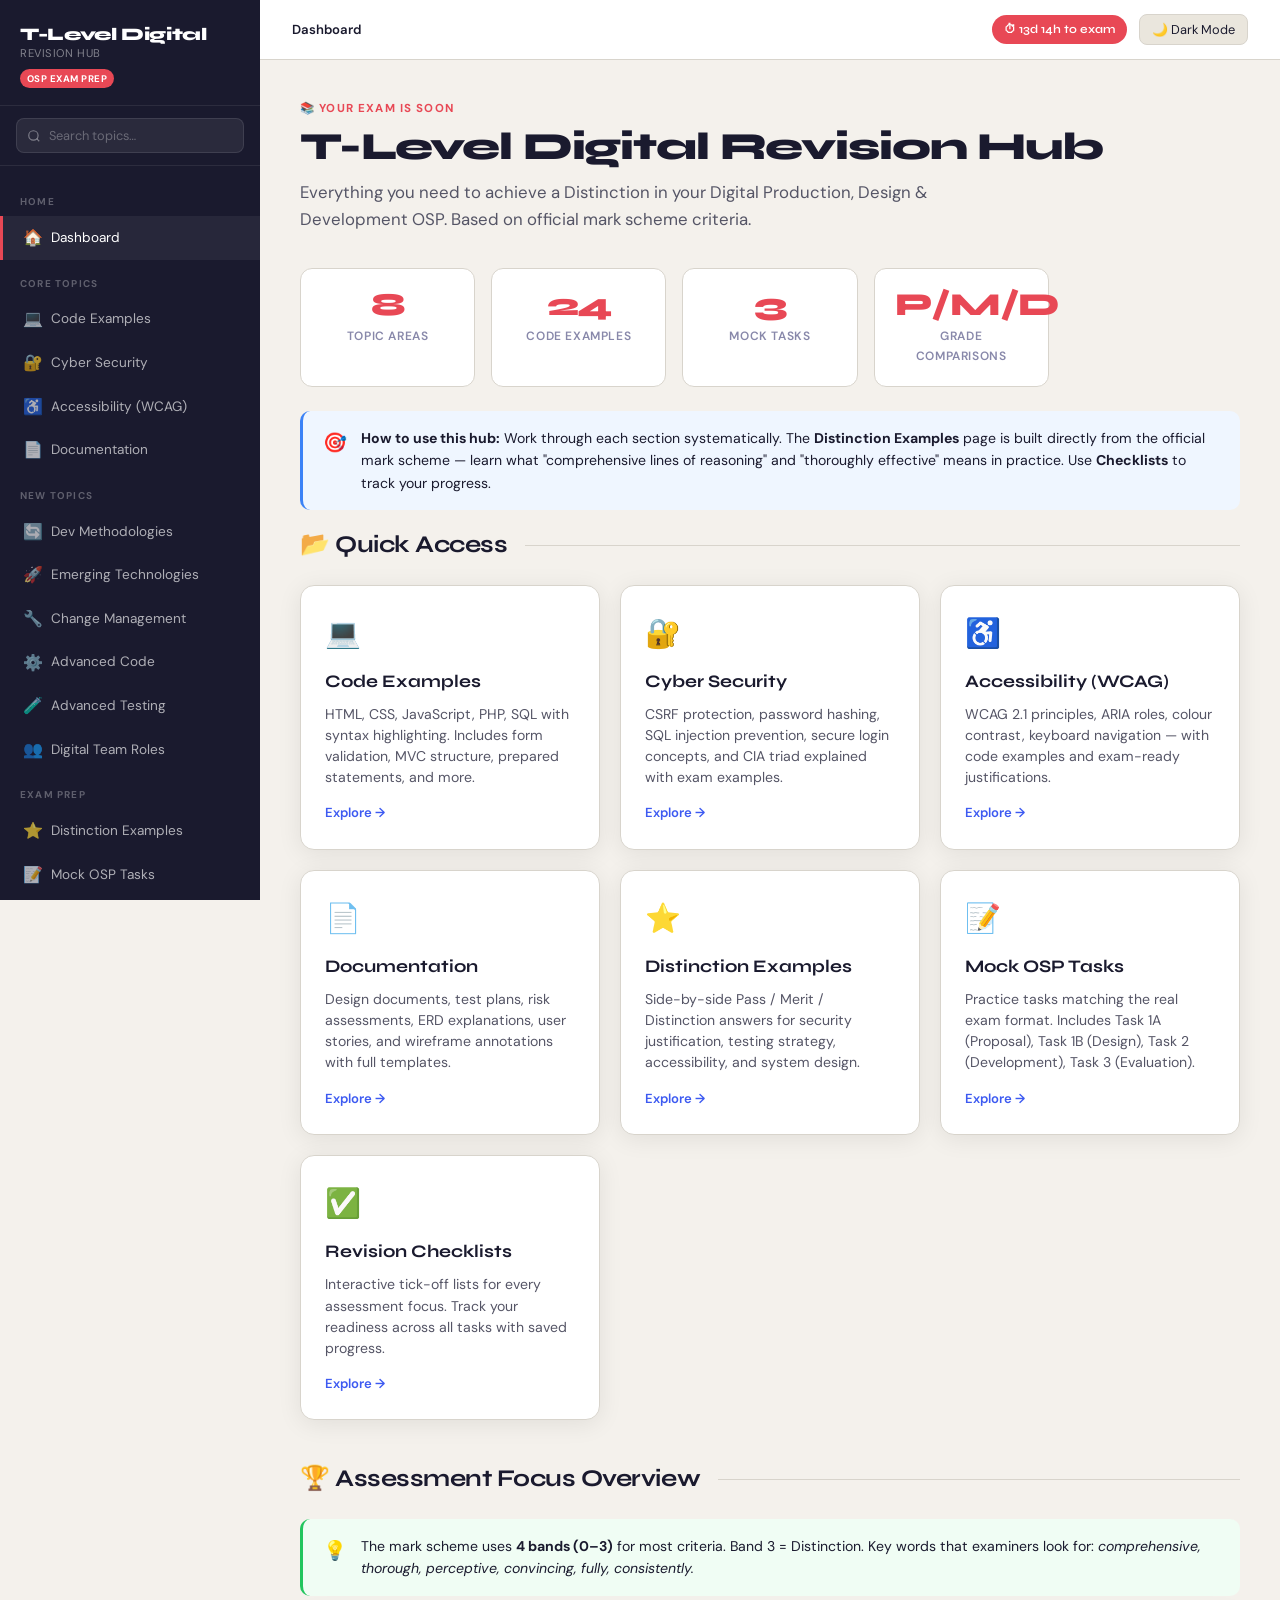
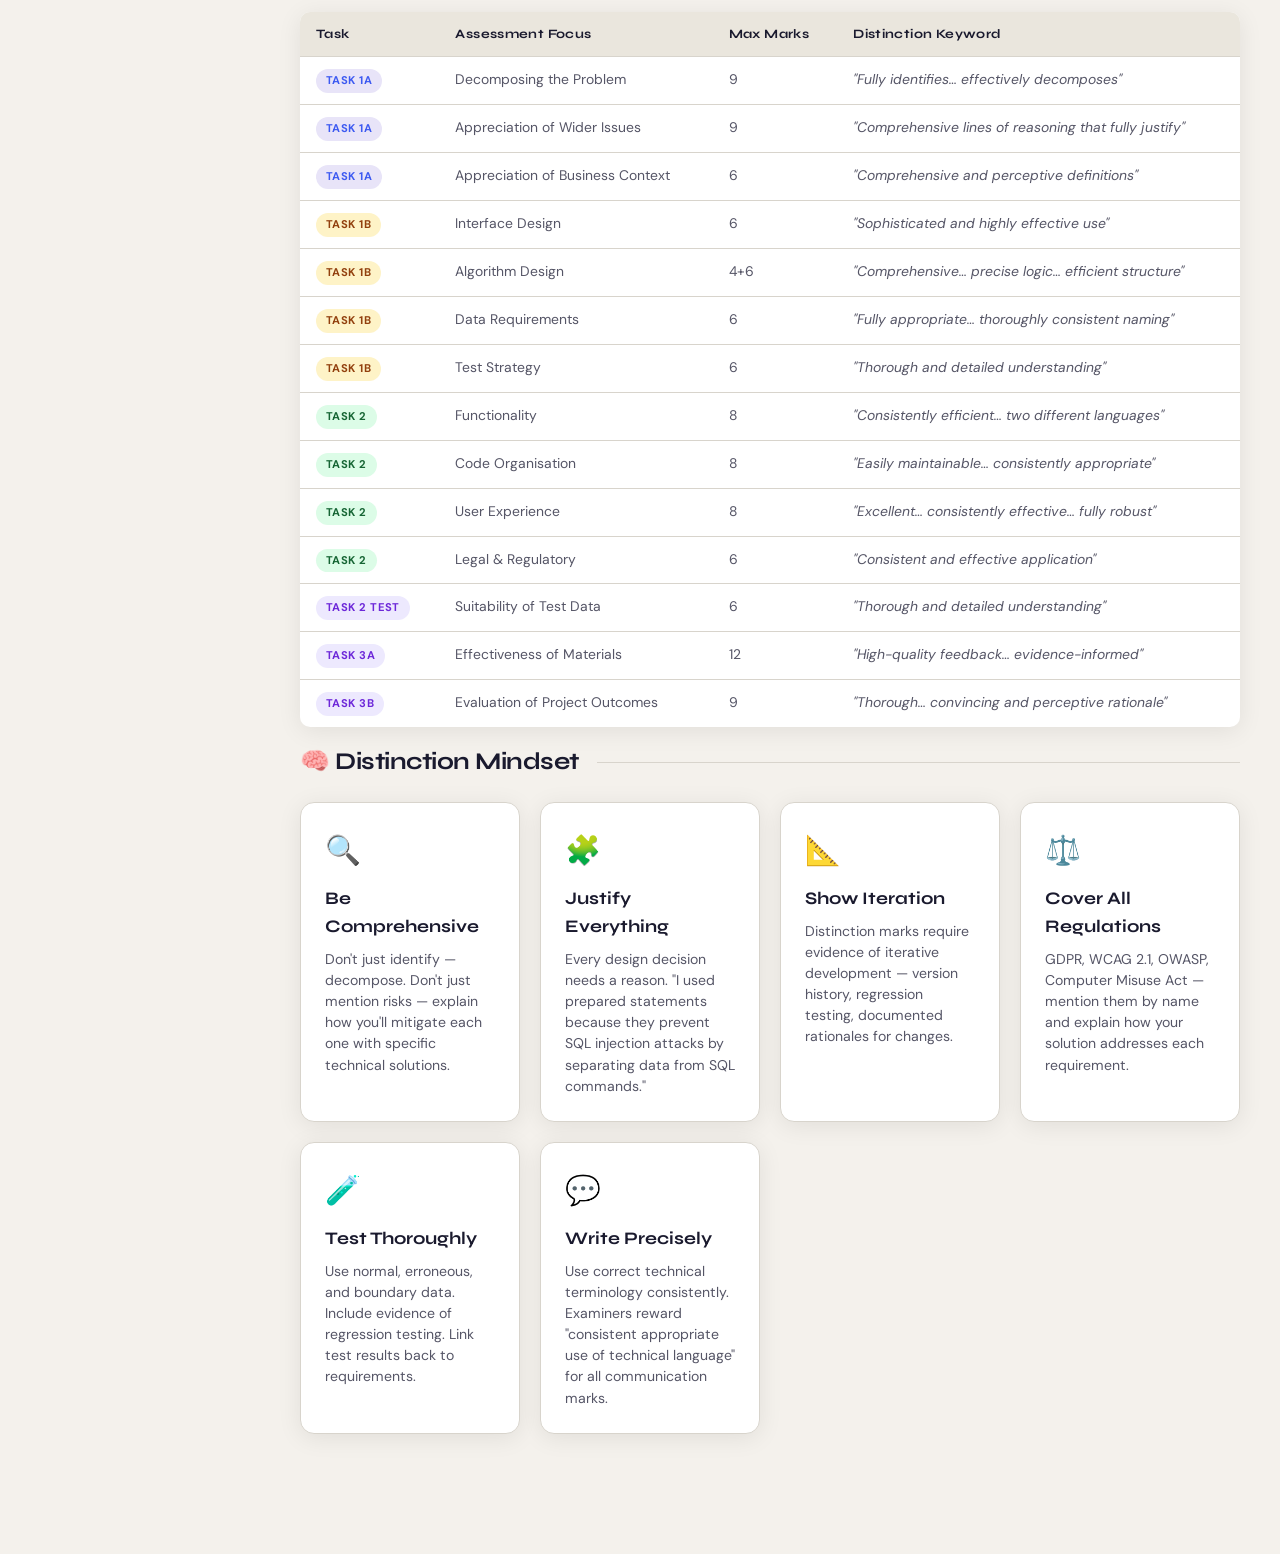
<file: index.html>
<!DOCTYPE html>
<html lang="en">
<head>
  <meta charset="UTF-8" />
  <meta name="viewport" content="width=device-width, initial-scale=1.0" />
  <title>T-Level Digital Revision Hub</title>
  <link rel="stylesheet" href="assets/css/style.css" />
</head>
<body>
<div class="app-layout">

  <!-- Sidebar -->
  <aside class="sidebar" id="sidebar" role="navigation" aria-label="Main navigation">
    <div class="sidebar-header">
      <div class="sidebar-logo">
        T-Level Digital
        <span>Revision Hub</span>
      </div>
      <div class="sidebar-badge">OSP Exam Prep</div>
    </div>

    <div class="sidebar-search">
      <input type="search" id="sidebarSearch" placeholder="Search topics…" aria-label="Search navigation" />
    </div>

    <nav class="sidebar-nav">
      <div class="nav-section-label">Home</div>
      <a href="index.html" class="nav-item active">
        <span class="nav-icon">🏠</span> Dashboard
      </a>

      <div class="nav-section-label">Core Topics</div>
      <a href="pages/code-examples.html" class="nav-item">
        <span class="nav-icon">💻</span> Code Examples
      </a>
      <a href="pages/security.html" class="nav-item">
        <span class="nav-icon">🔐</span> Cyber Security
      </a>
      <a href="pages/accessibility.html" class="nav-item">
        <span class="nav-icon">♿</span> Accessibility (WCAG)
      </a>
      <a href="pages/documentation.html" class="nav-item">
        <span class="nav-icon">📄</span> Documentation
      </a>

      <div class="nav-section-label">New Topics</div>
      <a href="pages/methodologies.html" class="nav-item"><span class="nav-icon">🔄</span> Dev Methodologies</a>
      <a href="pages/emerging-tech.html" class="nav-item"><span class="nav-icon">🚀</span> Emerging Technologies</a>
      <a href="pages/change-management.html" class="nav-item"><span class="nav-icon">🔧</span> Change Management</a>
      <a href="pages/advanced-code.html" class="nav-item"><span class="nav-icon">⚙️</span> Advanced Code</a>
      <a href="pages/advanced-testing.html" class="nav-item"><span class="nav-icon">🧪</span> Advanced Testing</a>
      <a href="pages/team-roles.html" class="nav-item"><span class="nav-icon">👥</span> Digital Team Roles</a>
      <div class="nav-section-label">Exam Prep</div>
      <a href="pages/distinction-examples.html" class="nav-item">
        <span class="nav-icon">⭐</span> Distinction Examples
      </a>
      <a href="pages/mock-tasks.html" class="nav-item">
        <span class="nav-icon">📝</span> Mock OSP Tasks
      </a>
      <a href="pages/checklists.html" class="nav-item">
        <span class="nav-icon">✅</span> Revision Checklists
      </a>
          <div class="nav-section-label">Your Work</div>
      <a href="pages/your-project.html" class="nav-item"><span class="nav-icon">🔬</span> Your Project Analysis</a>
    </nav>

    <div class="sidebar-footer">
      T-Level Digital Production,<br/>Design & Development · 2025
    </div>
  </aside>

  <div class="sidebar-overlay" id="sidebarOverlay"></div>

  <!-- Main -->
  <main class="main-content" role="main">
    <div class="topbar">
      <div class="topbar-left">
        <button class="hamburger" id="hamburger" aria-label="Toggle navigation">☰</button>
        <div class="page-breadcrumb"><strong>Dashboard</strong></div>
      </div>
      <div class="topbar-right">
        <div class="exam-countdown" id="examCountdown">⏱ Calculating…</div>
        <button class="theme-toggle" id="themeToggle">🌙 Dark Mode</button>
      </div>
    </div>

    <div class="page-content">

      <!-- Header -->
      <header class="page-header fade-up">
        <div class="eyebrow">📚 Your Exam Is Soon</div>
        <h1>T-Level Digital Revision Hub</h1>
        <p>Everything you need to achieve a Distinction in your Digital Production, Design &amp; Development OSP. Based on official mark scheme criteria.</p>
      </header>

      <!-- Stats -->
      <div class="stat-grid fade-up-2">
        <div class="stat-card">
          <div class="stat-num">8</div>
          <div class="stat-label">Topic Areas</div>
        </div>
        <div class="stat-card">
          <div class="stat-num">24</div>
          <div class="stat-label">Code Examples</div>
        </div>
        <div class="stat-card">
          <div class="stat-num">3</div>
          <div class="stat-label">Mock Tasks</div>
        </div>
        <div class="stat-card">
          <div class="stat-num">P/M/D</div>
          <div class="stat-label">Grade Comparisons</div>
        </div>
      </div>

      <!-- Key Message -->
      <div class="info-box info fade-up-3">
        <span class="info-icon">🎯</span>
        <div>
          <strong>How to use this hub:</strong> Work through each section systematically. The <strong>Distinction Examples</strong> page is built directly from the official mark scheme — learn what "comprehensive lines of reasoning" and "thoroughly effective" means in practice. Use <strong>Checklists</strong> to track your progress.
        </div>
      </div>

      <!-- Quick Nav Cards -->
      <h2 class="section-title">📂 Quick Access</h2>
      <div class="card-grid">

        <div class="card">
          <div class="card-icon">💻</div>
          <h3>Code Examples</h3>
          <p>HTML, CSS, JavaScript, PHP, SQL with syntax highlighting. Includes form validation, MVC structure, prepared statements, and more.</p>
          <a href="pages/code-examples.html" class="card-link">Explore →</a>
        </div>

        <div class="card">
          <div class="card-icon">🔐</div>
          <h3>Cyber Security</h3>
          <p>CSRF protection, password hashing, SQL injection prevention, secure login concepts, and CIA triad explained with exam examples.</p>
          <a href="pages/security.html" class="card-link">Explore →</a>
        </div>

        <div class="card">
          <div class="card-icon">♿</div>
          <h3>Accessibility (WCAG)</h3>
          <p>WCAG 2.1 principles, ARIA roles, colour contrast, keyboard navigation — with code examples and exam-ready justifications.</p>
          <a href="pages/accessibility.html" class="card-link">Explore →</a>
        </div>

        <div class="card">
          <div class="card-icon">📄</div>
          <h3>Documentation</h3>
          <p>Design documents, test plans, risk assessments, ERD explanations, user stories, and wireframe annotations with full templates.</p>
          <a href="pages/documentation.html" class="card-link">Explore →</a>
        </div>

        <div class="card">
          <div class="card-icon">⭐</div>
          <h3>Distinction Examples</h3>
          <p>Side-by-side Pass / Merit / Distinction answers for security justification, testing strategy, accessibility, and system design.</p>
          <a href="pages/distinction-examples.html" class="card-link">Explore →</a>
        </div>

        <div class="card">
          <div class="card-icon">📝</div>
          <h3>Mock OSP Tasks</h3>
          <p>Practice tasks matching the real exam format. Includes Task 1A (Proposal), Task 1B (Design), Task 2 (Development), Task 3 (Evaluation).</p>
          <a href="pages/mock-tasks.html" class="card-link">Explore →</a>
        </div>

        <div class="card">
          <div class="card-icon">✅</div>
          <h3>Revision Checklists</h3>
          <p>Interactive tick-off lists for every assessment focus. Track your readiness across all tasks with saved progress.</p>
          <a href="pages/checklists.html" class="card-link">Explore →</a>
        </div>

      </div>

      <!-- Mark Scheme Breakdown -->
      <h2 class="section-title">🏆 Assessment Focus Overview</h2>
      <div class="info-box tip">
        <span class="info-icon">💡</span>
        <div>The mark scheme uses <strong>4 bands (0–3)</strong> for most criteria. Band 3 = Distinction. Key words that examiners look for: <em>comprehensive, thorough, perceptive, convincing, fully, consistently.</em></div>
      </div>

      <table>
        <thead>
          <tr>
            <th>Task</th>
            <th>Assessment Focus</th>
            <th>Max Marks</th>
            <th>Distinction Keyword</th>
          </tr>
        </thead>
        <tbody>
          <tr>
            <td><span class="tag">Task 1A</span></td>
            <td>Decomposing the Problem</td>
            <td>9</td>
            <td><em>"Fully identifies… effectively decomposes"</em></td>
          </tr>
          <tr>
            <td><span class="tag">Task 1A</span></td>
            <td>Appreciation of Wider Issues</td>
            <td>9</td>
            <td><em>"Comprehensive lines of reasoning that fully justify"</em></td>
          </tr>
          <tr>
            <td><span class="tag">Task 1A</span></td>
            <td>Appreciation of Business Context</td>
            <td>6</td>
            <td><em>"Comprehensive and perceptive definitions"</em></td>
          </tr>
          <tr>
            <td><span class="tag tag-amber">Task 1B</span></td>
            <td>Interface Design</td>
            <td>6</td>
            <td><em>"Sophisticated and highly effective use"</em></td>
          </tr>
          <tr>
            <td><span class="tag tag-amber">Task 1B</span></td>
            <td>Algorithm Design</td>
            <td>4+6</td>
            <td><em>"Comprehensive… precise logic… efficient structure"</em></td>
          </tr>
          <tr>
            <td><span class="tag tag-amber">Task 1B</span></td>
            <td>Data Requirements</td>
            <td>6</td>
            <td><em>"Fully appropriate… thoroughly consistent naming"</em></td>
          </tr>
          <tr>
            <td><span class="tag tag-amber">Task 1B</span></td>
            <td>Test Strategy</td>
            <td>6</td>
            <td><em>"Thorough and detailed understanding"</em></td>
          </tr>
          <tr>
            <td><span class="tag tag-green">Task 2</span></td>
            <td>Functionality</td>
            <td>8</td>
            <td><em>"Consistently efficient… two different languages"</em></td>
          </tr>
          <tr>
            <td><span class="tag tag-green">Task 2</span></td>
            <td>Code Organisation</td>
            <td>8</td>
            <td><em>"Easily maintainable… consistently appropriate"</em></td>
          </tr>
          <tr>
            <td><span class="tag tag-green">Task 2</span></td>
            <td>User Experience</td>
            <td>8</td>
            <td><em>"Excellent… consistently effective… fully robust"</em></td>
          </tr>
          <tr>
            <td><span class="tag tag-green">Task 2</span></td>
            <td>Legal &amp; Regulatory</td>
            <td>6</td>
            <td><em>"Consistent and effective application"</em></td>
          </tr>
          <tr>
            <td><span class="tag tag-purple">Task 2 Test</span></td>
            <td>Suitability of Test Data</td>
            <td>6</td>
            <td><em>"Thorough and detailed understanding"</em></td>
          </tr>
          <tr>
            <td><span class="tag tag-purple">Task 3A</span></td>
            <td>Effectiveness of Materials</td>
            <td>12</td>
            <td><em>"High-quality feedback… evidence-informed"</em></td>
          </tr>
          <tr>
            <td><span class="tag tag-purple">Task 3B</span></td>
            <td>Evaluation of Project Outcomes</td>
            <td>9</td>
            <td><em>"Thorough… convincing and perceptive rationale"</em></td>
          </tr>
        </tbody>
      </table>

      <!-- Distinction Tip -->
      <h2 class="section-title">🧠 Distinction Mindset</h2>
      <div class="card-grid card-grid-3">
        <div class="card">
          <div class="card-icon">🔍</div>
          <h3>Be Comprehensive</h3>
          <p>Don't just identify — decompose. Don't just mention risks — explain how you'll mitigate each one with specific technical solutions.</p>
        </div>
        <div class="card">
          <div class="card-icon">🧩</div>
          <h3>Justify Everything</h3>
          <p>Every design decision needs a reason. "I used prepared statements because they prevent SQL injection attacks by separating data from SQL commands."</p>
        </div>
        <div class="card">
          <div class="card-icon">📐</div>
          <h3>Show Iteration</h3>
          <p>Distinction marks require evidence of iterative development — version history, regression testing, documented rationales for changes.</p>
        </div>
        <div class="card">
          <div class="card-icon">⚖️</div>
          <h3>Cover All Regulations</h3>
          <p>GDPR, WCAG 2.1, OWASP, Computer Misuse Act — mention them by name and explain how your solution addresses each requirement.</p>
        </div>
        <div class="card">
          <div class="card-icon">🧪</div>
          <h3>Test Thoroughly</h3>
          <p>Use normal, erroneous, and boundary data. Include evidence of regression testing. Link test results back to requirements.</p>
        </div>
        <div class="card">
          <div class="card-icon">💬</div>
          <h3>Write Precisely</h3>
          <p>Use correct technical terminology consistently. Examiners reward "consistent appropriate use of technical language" for all communication marks.</p>
        </div>
      </div>

    </div>
  </main>
</div>

<script src="assets/js/script.js"></script>
</body>
</html>
</file>
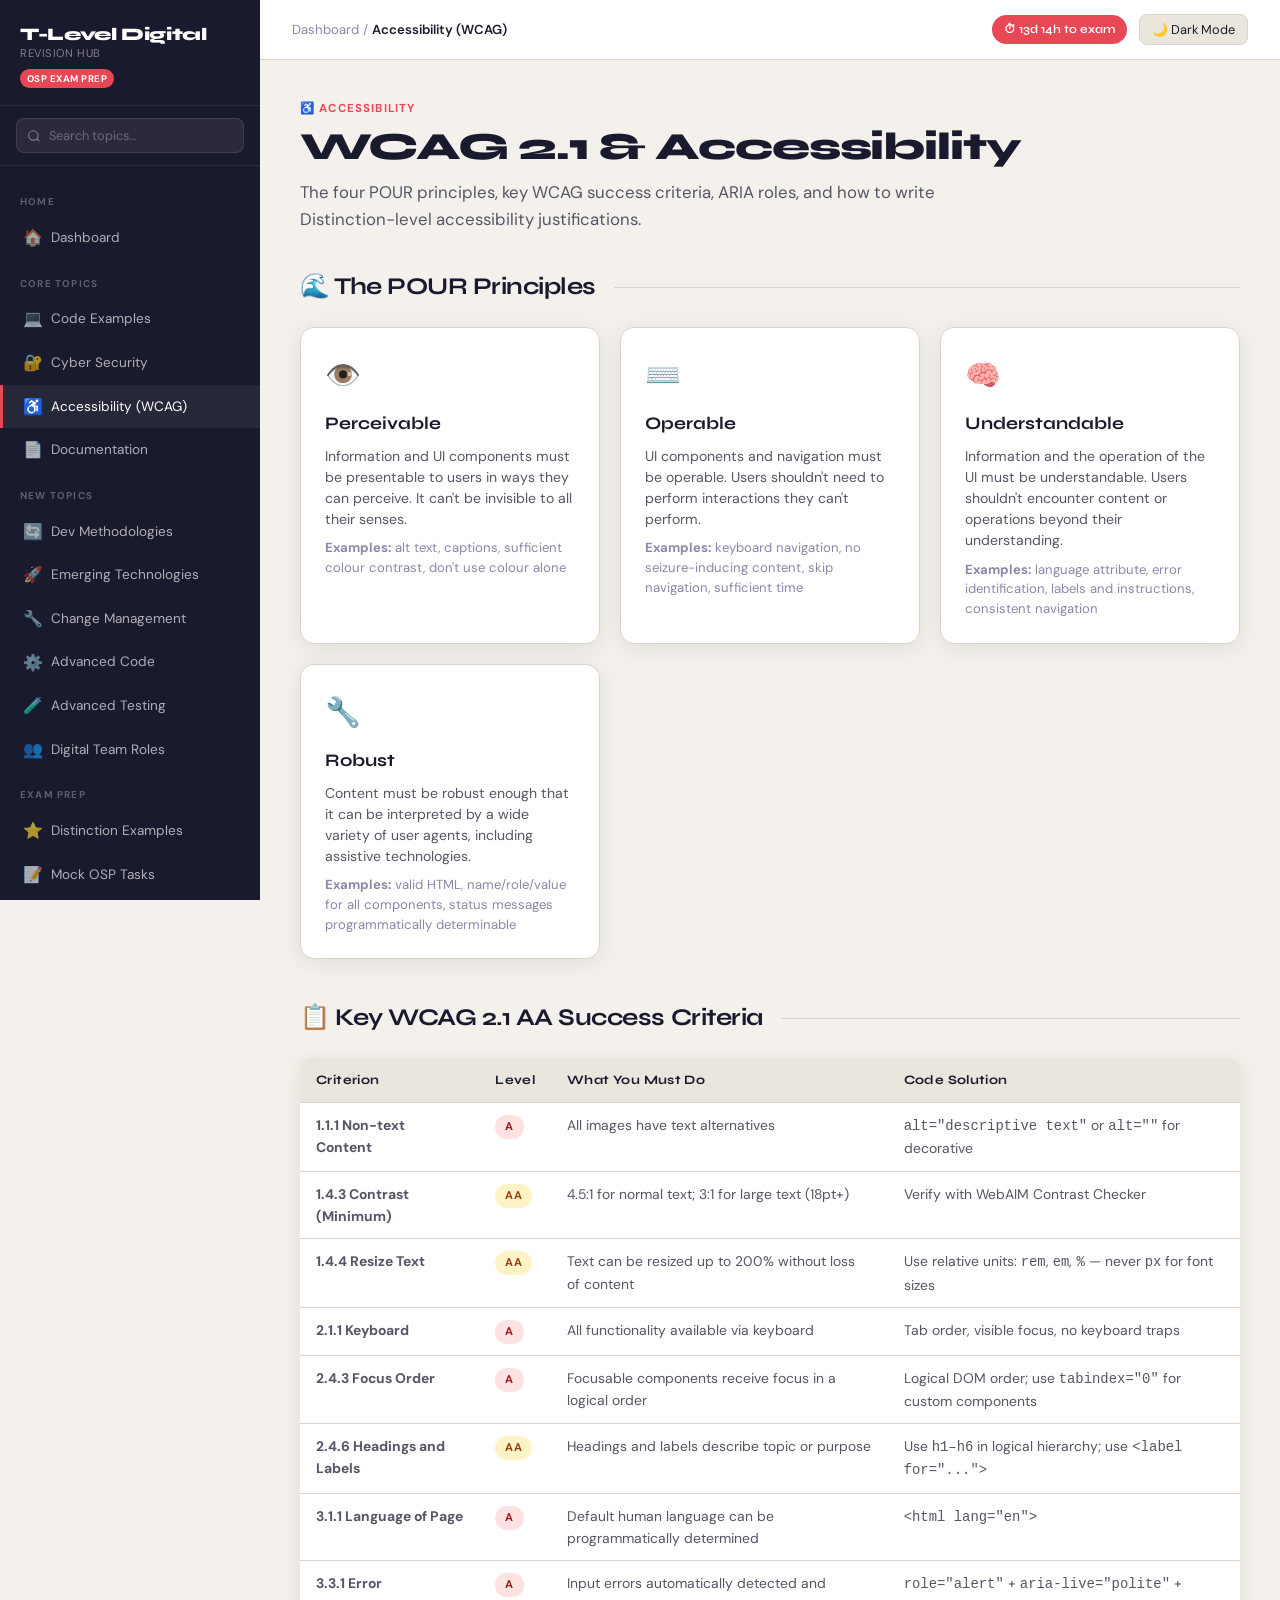
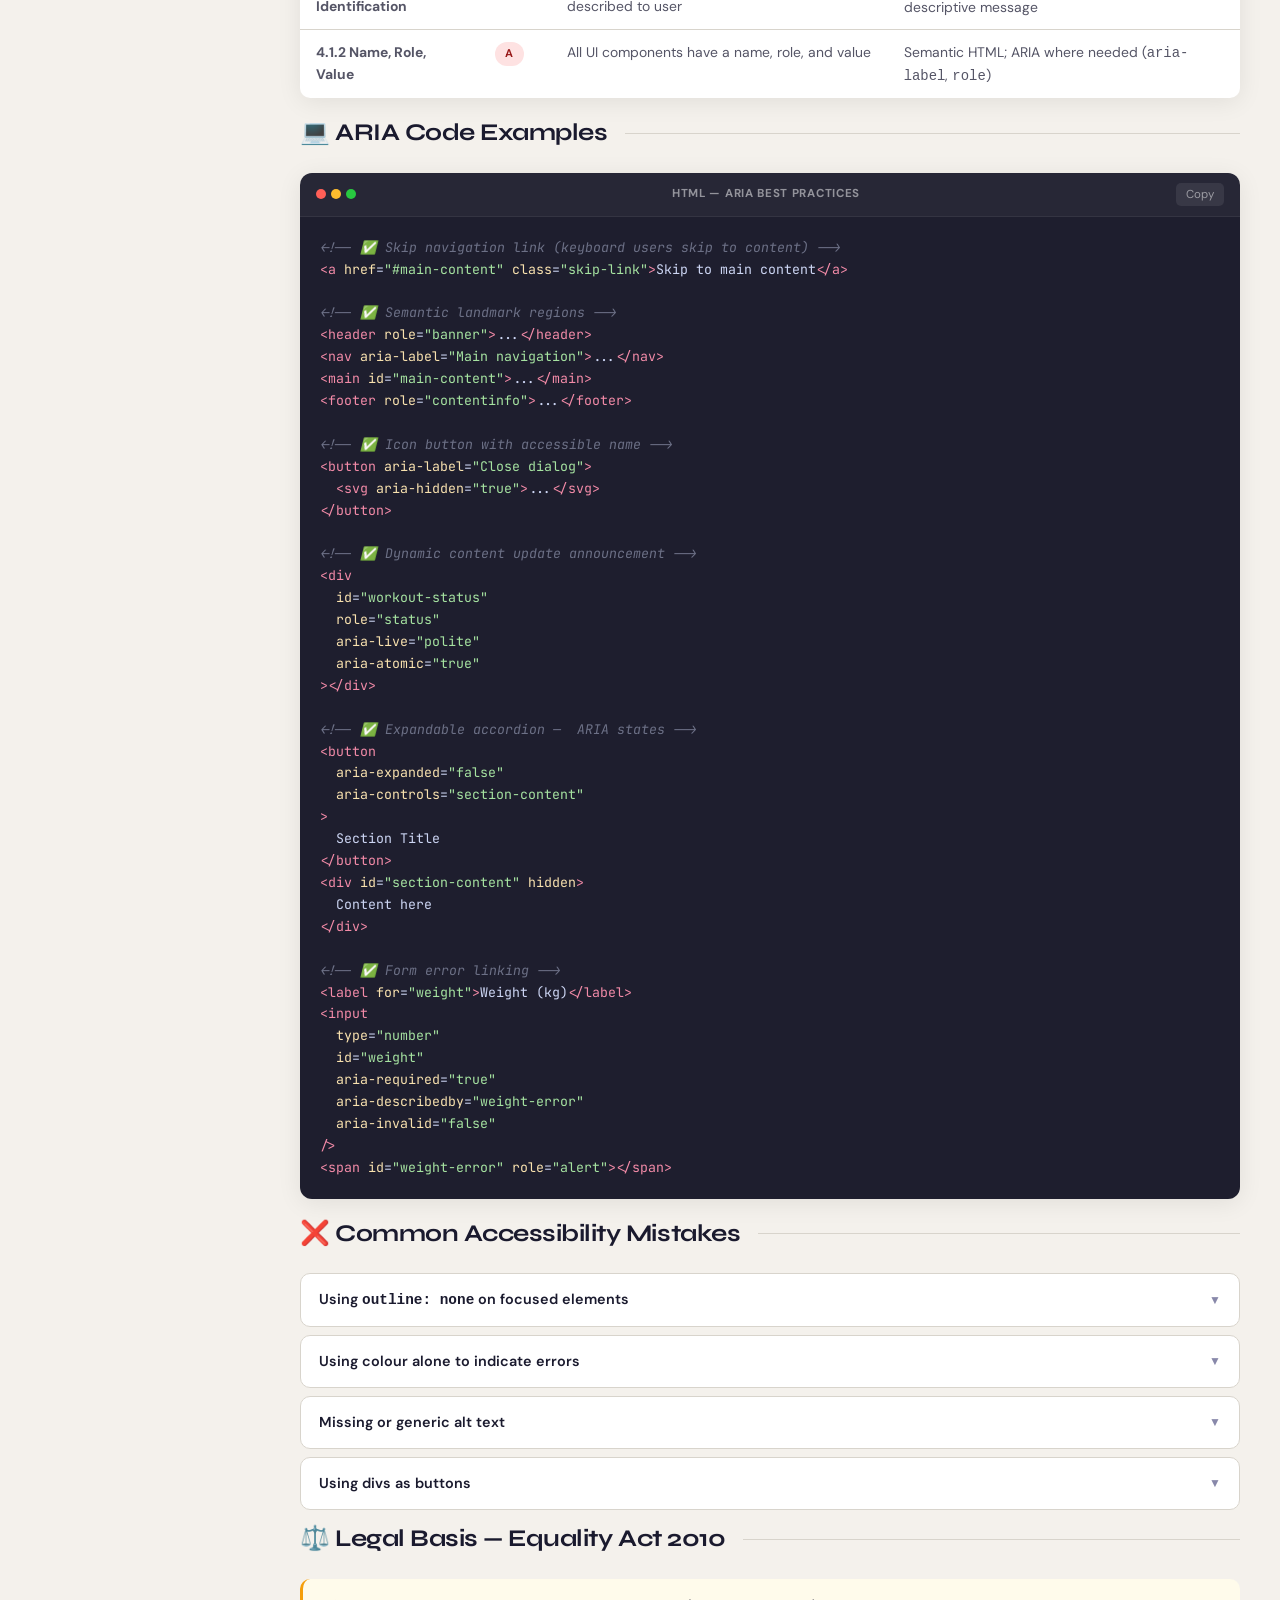
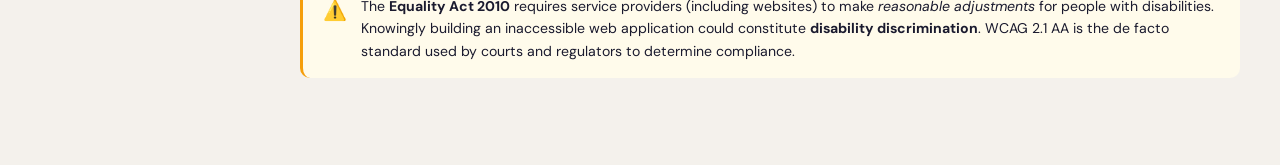
<file: pages/accessibility.html>
<!DOCTYPE html>
<html lang="en">
<head>
  <meta charset="UTF-8" />
  <meta name="viewport" content="width=device-width, initial-scale=1.0" />
  <title>Accessibility – T-Level Revision Hub</title>
  <link rel="stylesheet" href="../assets/css/style.css" />
</head>
<body>
<div class="app-layout">
  <aside class="sidebar" id="sidebar">
    <div class="sidebar-header">
      <div class="sidebar-logo">T-Level Digital<span>Revision Hub</span></div>
      <div class="sidebar-badge">OSP Exam Prep</div>
    </div>
    <div class="sidebar-search"><input type="search" id="sidebarSearch" placeholder="Search topics…" /></div>
    <nav class="sidebar-nav">
      <div class="nav-section-label">Home</div>
      <a href="../index.html" class="nav-item"><span class="nav-icon">🏠</span> Dashboard</a>
      <div class="nav-section-label">Core Topics</div>
      <a href="code-examples.html" class="nav-item"><span class="nav-icon">💻</span> Code Examples</a>
      <a href="security.html" class="nav-item"><span class="nav-icon">🔐</span> Cyber Security</a>
      <a href="accessibility.html" class="nav-item active"><span class="nav-icon">♿</span> Accessibility (WCAG)</a>
      <a href="documentation.html" class="nav-item"><span class="nav-icon">📄</span> Documentation</a>
      <div class="nav-section-label">New Topics</div>
      <a href="methodologies.html" class="nav-item"><span class="nav-icon">🔄</span> Dev Methodologies</a>
      <a href="emerging-tech.html" class="nav-item"><span class="nav-icon">🚀</span> Emerging Technologies</a>
      <a href="change-management.html" class="nav-item"><span class="nav-icon">🔧</span> Change Management</a>
      <a href="advanced-code.html" class="nav-item"><span class="nav-icon">⚙️</span> Advanced Code</a>
      <a href="advanced-testing.html" class="nav-item"><span class="nav-icon">🧪</span> Advanced Testing</a>
      <a href="team-roles.html" class="nav-item"><span class="nav-icon">👥</span> Digital Team Roles</a>
      <div class="nav-section-label">Exam Prep</div>
      <a href="distinction-examples.html" class="nav-item"><span class="nav-icon">⭐</span> Distinction Examples</a>
      <a href="mock-tasks.html" class="nav-item"><span class="nav-icon">📝</span> Mock OSP Tasks</a>
      <a href="checklists.html" class="nav-item"><span class="nav-icon">✅</span> Revision Checklists</a>
          <div class="nav-section-label">Your Work</div>
      <a href="your-project.html" class="nav-item"><span class="nav-icon">🔬</span> Your Project Analysis</a>
    </nav>
    <div class="sidebar-footer">T-Level Digital Production, Design &amp; Development · 2025</div>
  </aside>
  <div class="sidebar-overlay" id="sidebarOverlay"></div>

  <main class="main-content">
    <div class="topbar">
      <div class="topbar-left">
        <button class="hamburger" id="hamburger">☰</button>
        <div class="page-breadcrumb">Dashboard / <strong>Accessibility (WCAG)</strong></div>
      </div>
      <div class="topbar-right">
        <div class="exam-countdown" id="examCountdown">⏱ Calculating…</div>
        <button class="theme-toggle" id="themeToggle">🌙 Dark Mode</button>
      </div>
    </div>

    <div class="page-content">
      <header class="page-header fade-up">
        <div class="eyebrow">♿ Accessibility</div>
        <h1>WCAG 2.1 &amp; Accessibility</h1>
        <p>The four POUR principles, key WCAG success criteria, ARIA roles, and how to write Distinction-level accessibility justifications.</p>
      </header>

      <!-- POUR Overview -->
      <h2 class="section-title">🌊 The POUR Principles</h2>

      <div class="card-grid">
        <div class="card">
          <div class="card-icon">👁️</div>
          <h3>Perceivable</h3>
          <p>Information and UI components must be presentable to users in ways they can perceive. It can't be invisible to all their senses.</p>
          <p style="margin-top:8px;font-size:0.82rem;color:var(--text-muted)"><strong>Examples:</strong> alt text, captions, sufficient colour contrast, don't use colour alone</p>
        </div>
        <div class="card">
          <div class="card-icon">⌨️</div>
          <h3>Operable</h3>
          <p>UI components and navigation must be operable. Users shouldn't need to perform interactions they can't perform.</p>
          <p style="margin-top:8px;font-size:0.82rem;color:var(--text-muted)"><strong>Examples:</strong> keyboard navigation, no seizure-inducing content, skip navigation, sufficient time</p>
        </div>
        <div class="card">
          <div class="card-icon">🧠</div>
          <h3>Understandable</h3>
          <p>Information and the operation of the UI must be understandable. Users shouldn't encounter content or operations beyond their understanding.</p>
          <p style="margin-top:8px;font-size:0.82rem;color:var(--text-muted)"><strong>Examples:</strong> language attribute, error identification, labels and instructions, consistent navigation</p>
        </div>
        <div class="card">
          <div class="card-icon">🔧</div>
          <h3>Robust</h3>
          <p>Content must be robust enough that it can be interpreted by a wide variety of user agents, including assistive technologies.</p>
          <p style="margin-top:8px;font-size:0.82rem;color:var(--text-muted)"><strong>Examples:</strong> valid HTML, name/role/value for all components, status messages programmatically determinable</p>
        </div>
      </div>

      <!-- Key Success Criteria -->
      <h2 class="section-title">📋 Key WCAG 2.1 AA Success Criteria</h2>

      <table>
        <thead>
          <tr><th>Criterion</th><th>Level</th><th>What You Must Do</th><th>Code Solution</th></tr>
        </thead>
        <tbody>
          <tr>
            <td><strong>1.1.1 Non-text Content</strong></td>
            <td><span class="tag tag-red">A</span></td>
            <td>All images have text alternatives</td>
            <td><code>alt="descriptive text"</code> or <code>alt=""</code> for decorative</td>
          </tr>
          <tr>
            <td><strong>1.4.3 Contrast (Minimum)</strong></td>
            <td><span class="tag tag-amber">AA</span></td>
            <td>4.5:1 for normal text; 3:1 for large text (18pt+)</td>
            <td>Verify with WebAIM Contrast Checker</td>
          </tr>
          <tr>
            <td><strong>1.4.4 Resize Text</strong></td>
            <td><span class="tag tag-amber">AA</span></td>
            <td>Text can be resized up to 200% without loss of content</td>
            <td>Use relative units: <code>rem</code>, <code>em</code>, <code>%</code> — never <code>px</code> for font sizes</td>
          </tr>
          <tr>
            <td><strong>2.1.1 Keyboard</strong></td>
            <td><span class="tag tag-red">A</span></td>
            <td>All functionality available via keyboard</td>
            <td>Tab order, visible focus, no keyboard traps</td>
          </tr>
          <tr>
            <td><strong>2.4.3 Focus Order</strong></td>
            <td><span class="tag tag-red">A</span></td>
            <td>Focusable components receive focus in a logical order</td>
            <td>Logical DOM order; use <code>tabindex="0"</code> for custom components</td>
          </tr>
          <tr>
            <td><strong>2.4.6 Headings and Labels</strong></td>
            <td><span class="tag tag-amber">AA</span></td>
            <td>Headings and labels describe topic or purpose</td>
            <td>Use <code>h1–h6</code> in logical hierarchy; use <code>&lt;label for="..."&gt;</code></td>
          </tr>
          <tr>
            <td><strong>3.1.1 Language of Page</strong></td>
            <td><span class="tag tag-red">A</span></td>
            <td>Default human language can be programmatically determined</td>
            <td><code>&lt;html lang="en"&gt;</code></td>
          </tr>
          <tr>
            <td><strong>3.3.1 Error Identification</strong></td>
            <td><span class="tag tag-red">A</span></td>
            <td>Input errors automatically detected and described to user</td>
            <td><code>role="alert"</code> + <code>aria-live="polite"</code> + descriptive message</td>
          </tr>
          <tr>
            <td><strong>4.1.2 Name, Role, Value</strong></td>
            <td><span class="tag tag-red">A</span></td>
            <td>All UI components have a name, role, and value</td>
            <td>Semantic HTML; ARIA where needed (<code>aria-label</code>, <code>role</code>)</td>
          </tr>
        </tbody>
      </table>

      <!-- ARIA Code Examples -->
      <h2 class="section-title">💻 ARIA Code Examples</h2>

      <div class="code-block">
        <div class="code-header">
          <div class="code-dots"><span class="code-dot red"></span><span class="code-dot yellow"></span><span class="code-dot green"></span></div>
          <span class="code-lang">HTML — ARIA Best Practices</span>
          <button class="copy-btn">Copy</button>
        </div>
        <pre><span class="cmt">&lt;!-- ✅ Skip navigation link (keyboard users skip to content) --&gt;</span>
<span class="var">&lt;a</span> <span class="att">href</span>=<span class="str">"#main-content"</span> <span class="att">class</span>=<span class="str">"skip-link"</span><span class="var">&gt;</span>Skip to main content<span class="var">&lt;/a&gt;</span>

<span class="cmt">&lt;!-- ✅ Semantic landmark regions --&gt;</span>
<span class="var">&lt;header</span> <span class="att">role</span>=<span class="str">"banner"</span><span class="var">&gt;</span>...<span class="var">&lt;/header&gt;</span>
<span class="var">&lt;nav</span> <span class="att">aria-label</span>=<span class="str">"Main navigation"</span><span class="var">&gt;</span>...<span class="var">&lt;/nav&gt;</span>
<span class="var">&lt;main</span> <span class="att">id</span>=<span class="str">"main-content"</span><span class="var">&gt;</span>...<span class="var">&lt;/main&gt;</span>
<span class="var">&lt;footer</span> <span class="att">role</span>=<span class="str">"contentinfo"</span><span class="var">&gt;</span>...<span class="var">&lt;/footer&gt;</span>

<span class="cmt">&lt;!-- ✅ Icon button with accessible name --&gt;</span>
<span class="var">&lt;button</span> <span class="att">aria-label</span>=<span class="str">"Close dialog"</span><span class="var">&gt;</span>
  <span class="var">&lt;svg</span> <span class="att">aria-hidden</span>=<span class="str">"true"</span><span class="var">&gt;</span>...<span class="var">&lt;/svg&gt;</span>
<span class="var">&lt;/button&gt;</span>

<span class="cmt">&lt;!-- ✅ Dynamic content update announcement --&gt;</span>
<span class="var">&lt;div</span>
  <span class="att">id</span>=<span class="str">"workout-status"</span>
  <span class="att">role</span>=<span class="str">"status"</span>
  <span class="att">aria-live</span>=<span class="str">"polite"</span>
  <span class="att">aria-atomic</span>=<span class="str">"true"</span>
<span class="var">&gt;&lt;/div&gt;</span>

<span class="cmt">&lt;!-- ✅ Expandable accordion —  ARIA states --&gt;</span>
<span class="var">&lt;button</span>
  <span class="att">aria-expanded</span>=<span class="str">"false"</span>
  <span class="att">aria-controls</span>=<span class="str">"section-content"</span>
<span class="var">&gt;</span>
  Section Title
<span class="var">&lt;/button&gt;</span>
<span class="var">&lt;div</span> <span class="att">id</span>=<span class="str">"section-content"</span> <span class="att">hidden</span><span class="var">&gt;</span>
  Content here
<span class="var">&lt;/div&gt;</span>

<span class="cmt">&lt;!-- ✅ Form error linking --&gt;</span>
<span class="var">&lt;label</span> <span class="att">for</span>=<span class="str">"weight"</span><span class="var">&gt;</span>Weight (kg)<span class="var">&lt;/label&gt;</span>
<span class="var">&lt;input</span>
  <span class="att">type</span>=<span class="str">"number"</span>
  <span class="att">id</span>=<span class="str">"weight"</span>
  <span class="att">aria-required</span>=<span class="str">"true"</span>
  <span class="att">aria-describedby</span>=<span class="str">"weight-error"</span>
  <span class="att">aria-invalid</span>=<span class="str">"false"</span>
<span class="var">/&gt;</span>
<span class="var">&lt;span</span> <span class="att">id</span>=<span class="str">"weight-error"</span> <span class="att">role</span>=<span class="str">"alert"</span><span class="var">&gt;&lt;/span&gt;</span></pre>
      </div>

      <!-- Common Mistakes -->
      <h2 class="section-title">❌ Common Accessibility Mistakes</h2>

      <div class="accordion">
        <div class="accordion-item">
          <div class="accordion-header"><span>Using <code>outline: none</code> on focused elements</span><span class="accordion-arrow">▼</span></div>
          <div class="accordion-body">
            Removing focus outlines makes keyboard navigation impossible for sighted users. <strong>Never</strong> just remove it. Instead: <code>:focus-visible { outline: 3px solid #3d5af1; outline-offset: 3px; }</code> — this shows focus for keyboard users but not mouse clicks.
          </div>
        </div>
        <div class="accordion-item">
          <div class="accordion-header"><span>Using colour alone to indicate errors</span><span class="accordion-arrow">▼</span></div>
          <div class="accordion-body">
            If an error field only turns red, 8% of men (colour-blind users) won't perceive it. Always combine: colour change + icon + text description. WCAG 1.4.1 "Use of Colour" prohibits colour as the sole visual means of conveying information.
          </div>
        </div>
        <div class="accordion-item">
          <div class="accordion-header"><span>Missing or generic alt text</span><span class="accordion-arrow">▼</span></div>
          <div class="accordion-body">
            <strong>Bad:</strong> <code>alt="image"</code> or <code>alt="photo123.jpg"</code><br/>
            <strong>Good:</strong> <code>alt="Bar chart showing weekly calories burned, with Sunday as the highest day at 450 calories"</code><br/>
            <strong>Decorative:</strong> <code>alt=""</code> — screen readers skip it entirely, which is correct.
          </div>
        </div>
        <div class="accordion-item">
          <div class="accordion-header"><span>Using divs as buttons</span><span class="accordion-arrow">▼</span></div>
          <div class="accordion-body">
            <code>&lt;div onclick="..."&gt;</code> has no role, no keyboard activation, no focus behaviour. Screen readers can't announce it as a button. Use <code>&lt;button&gt;</code> which has all of these by default. If you must use a div: add <code>role="button"</code>, <code>tabindex="0"</code>, and handle both click and keypress events.
          </div>
        </div>
      </div>

      <!-- Equality Act -->
      <h2 class="section-title">⚖️ Legal Basis — Equality Act 2010</h2>
      <div class="info-box warn">
        <span class="info-icon">⚠️</span>
        <div>The <strong>Equality Act 2010</strong> requires service providers (including websites) to make <em>reasonable adjustments</em> for people with disabilities. Knowingly building an inaccessible web application could constitute <strong>disability discrimination</strong>. WCAG 2.1 AA is the de facto standard used by courts and regulators to determine compliance.</div>
      </div>

    </div>
  </main>
</div>
<script src="../assets/js/script.js"></script>
</body>
</html>
</file>
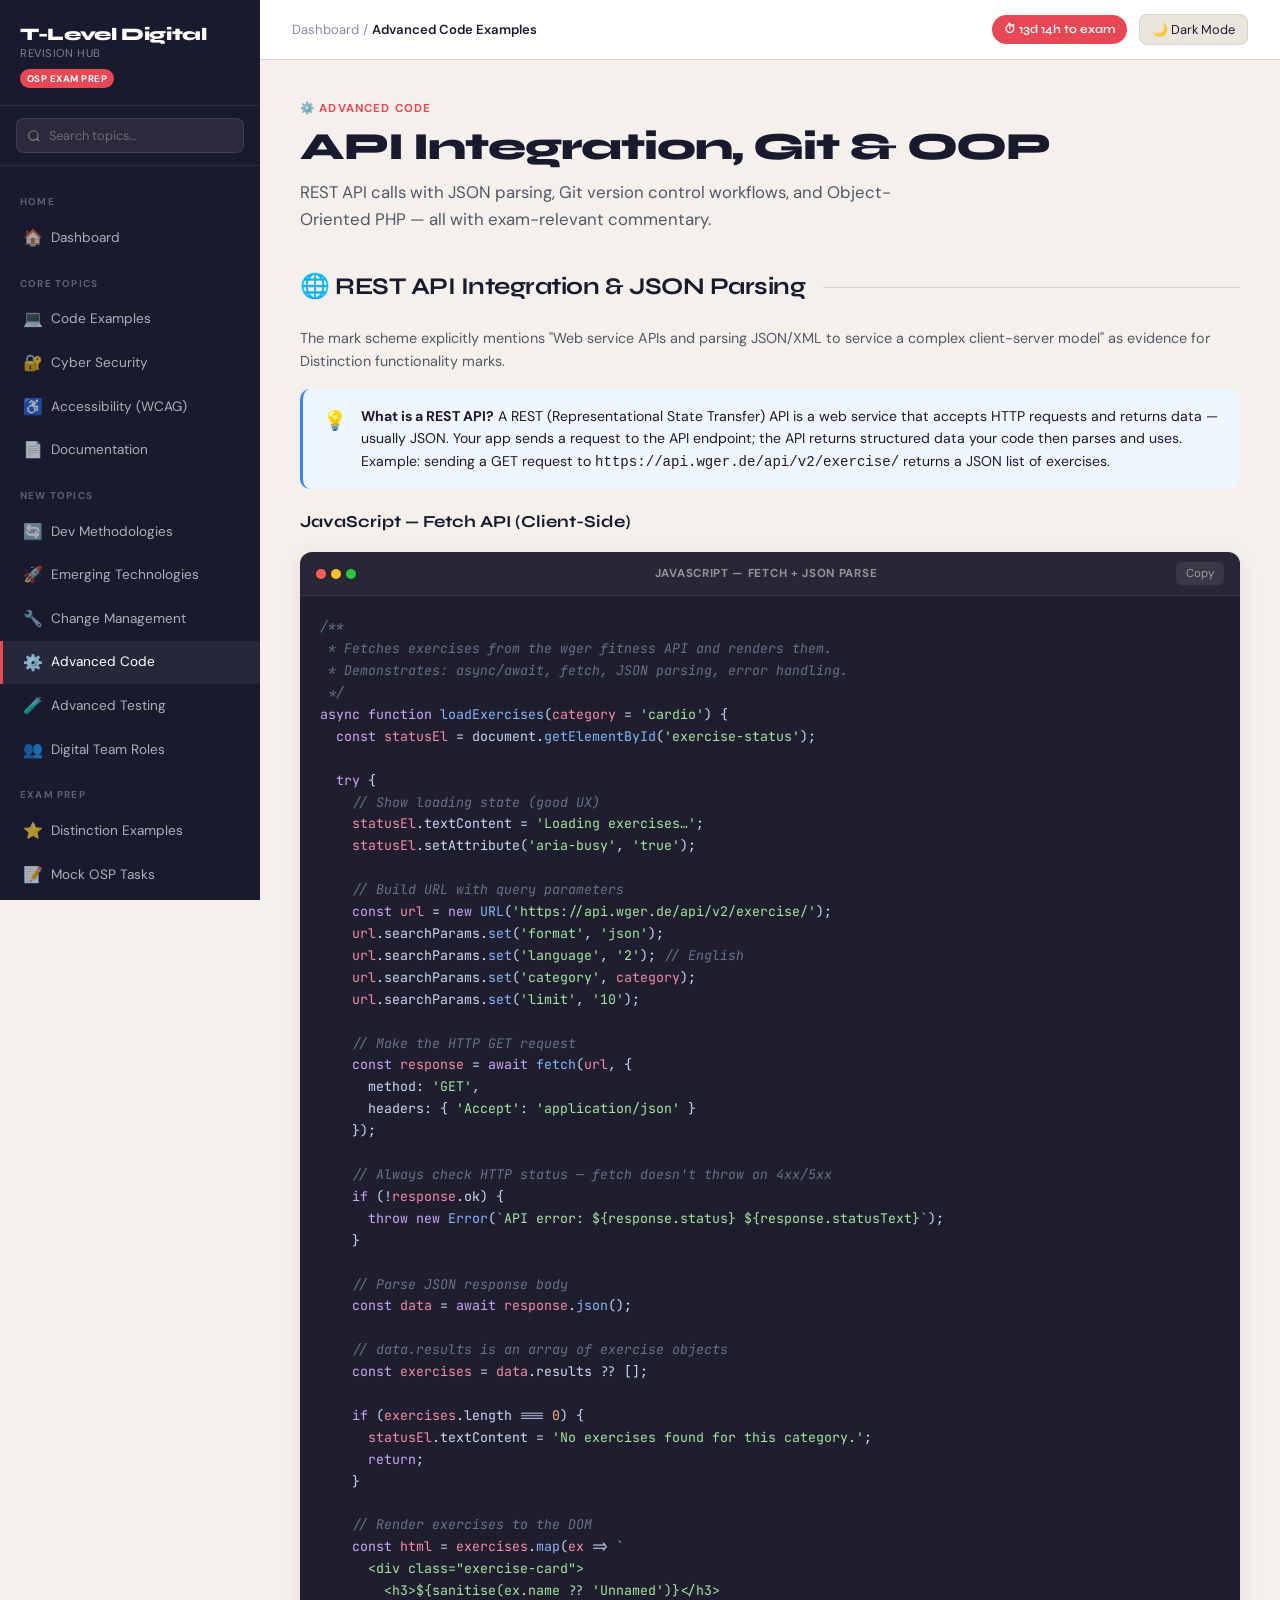
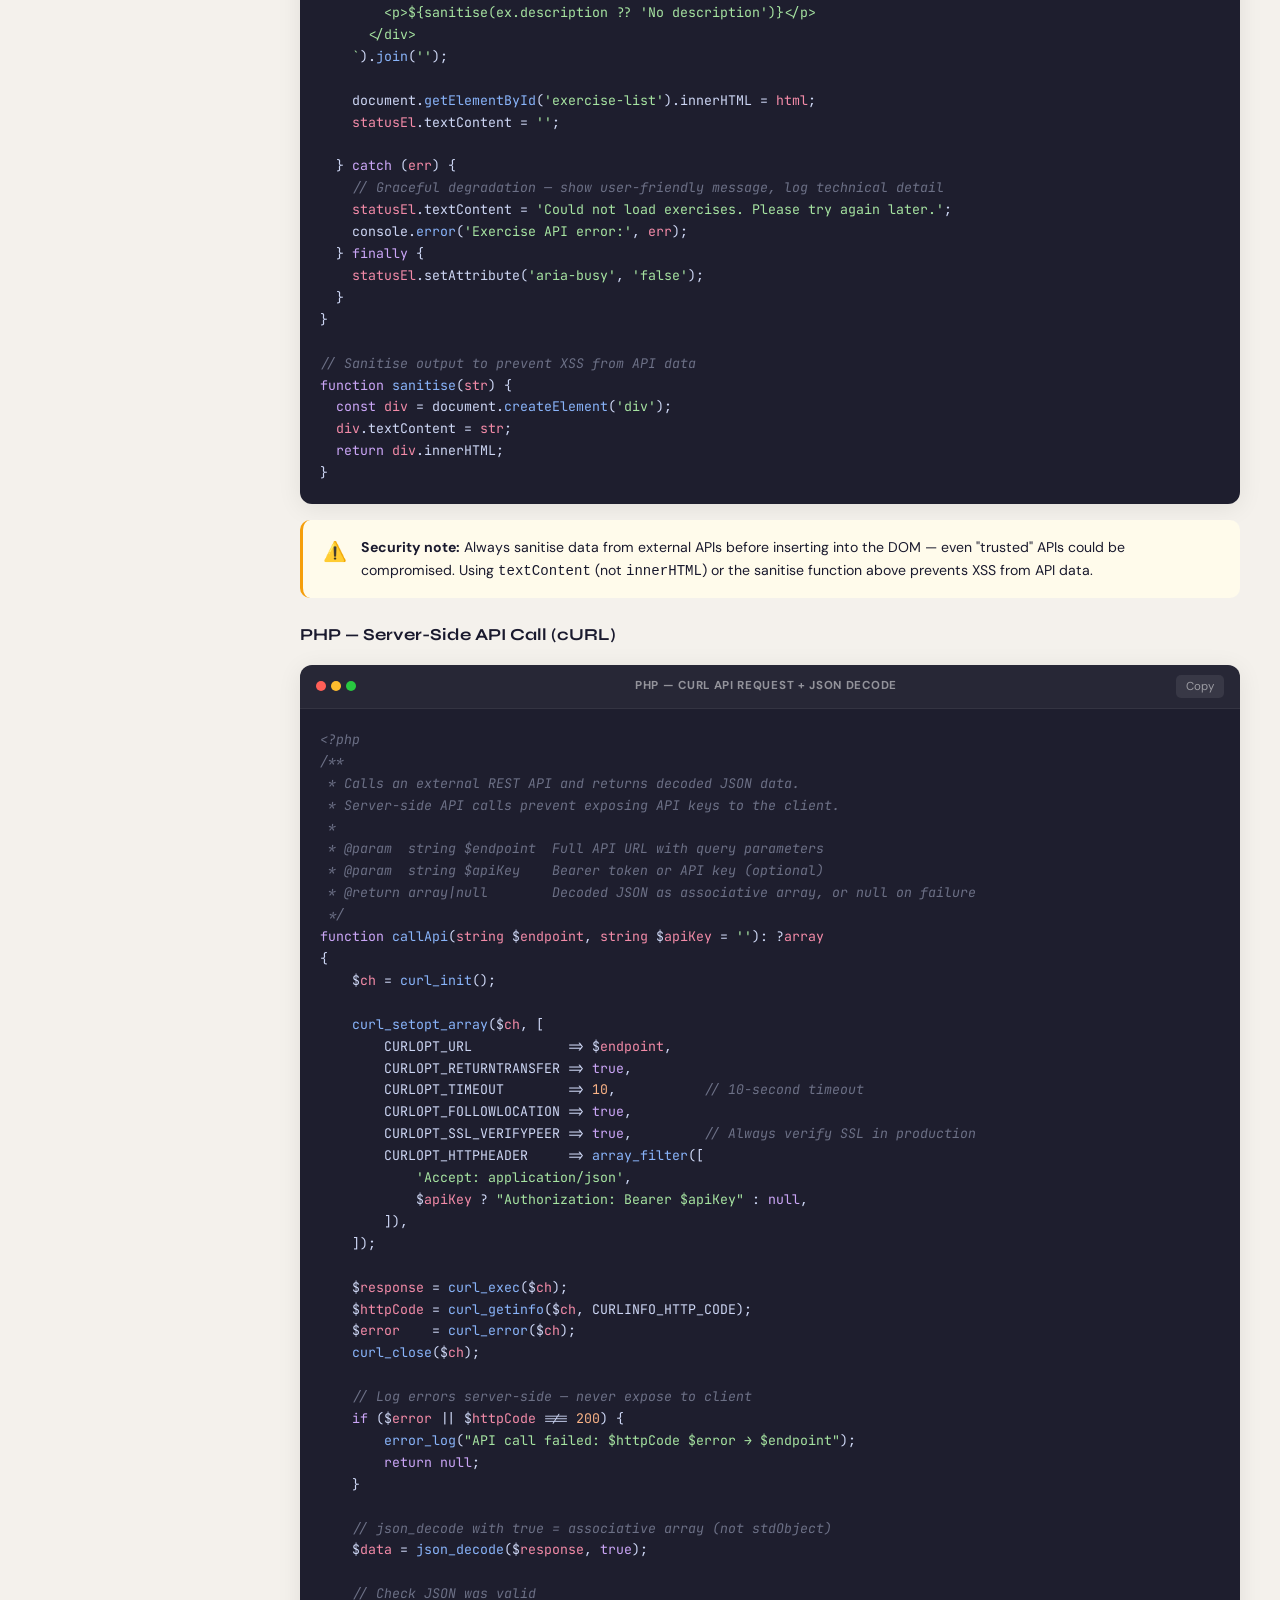
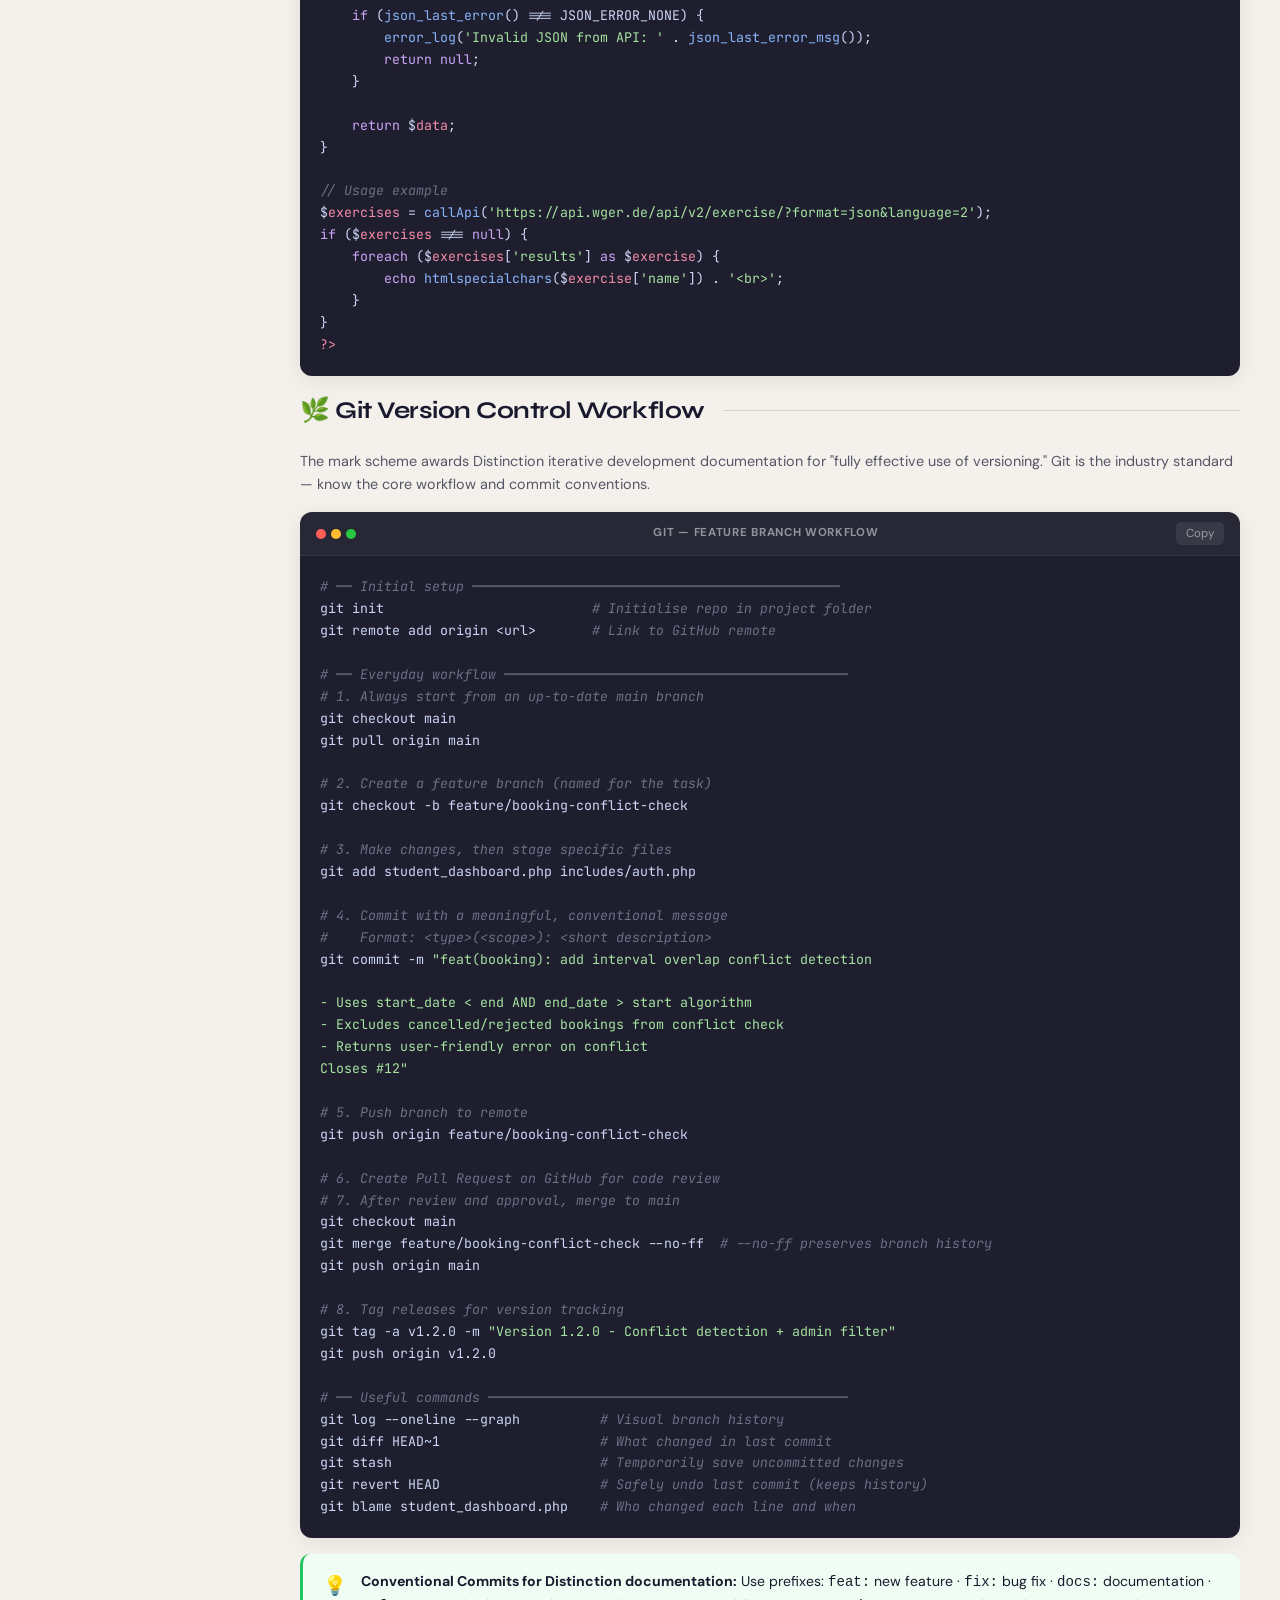
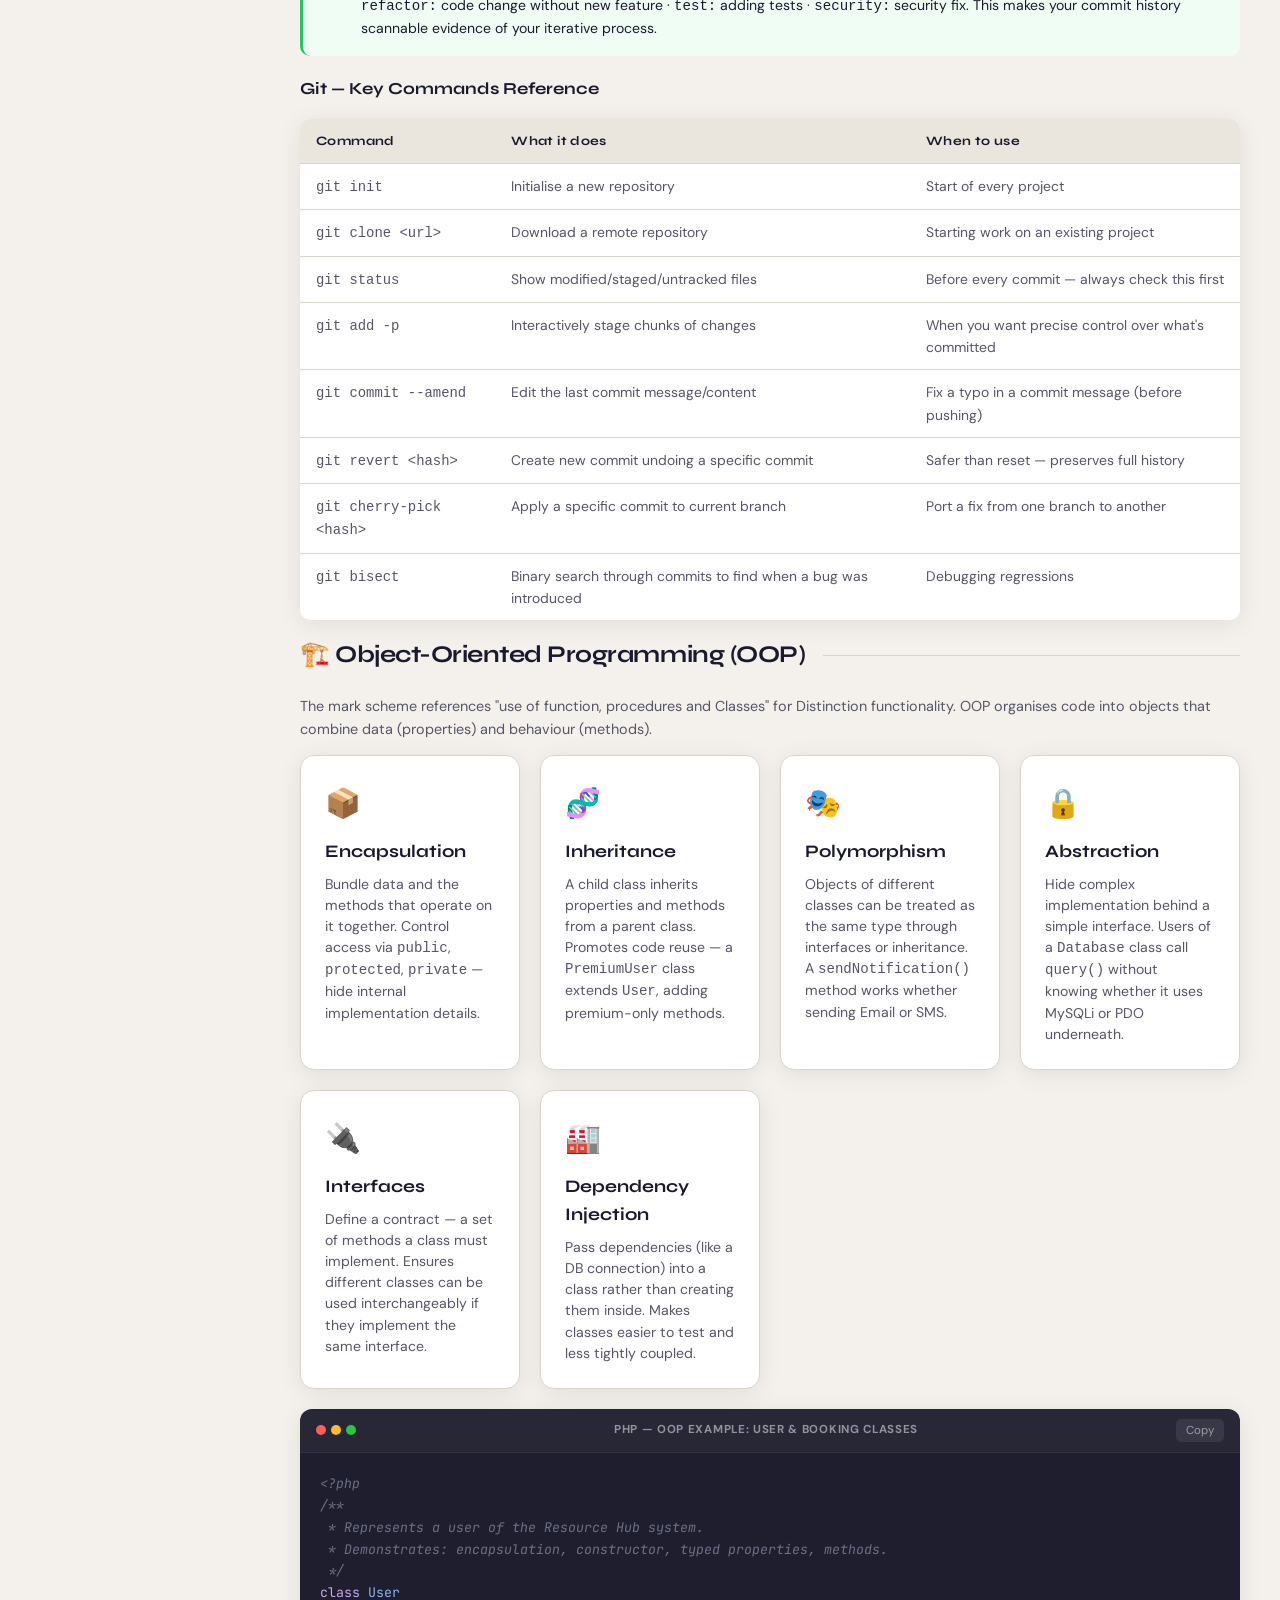
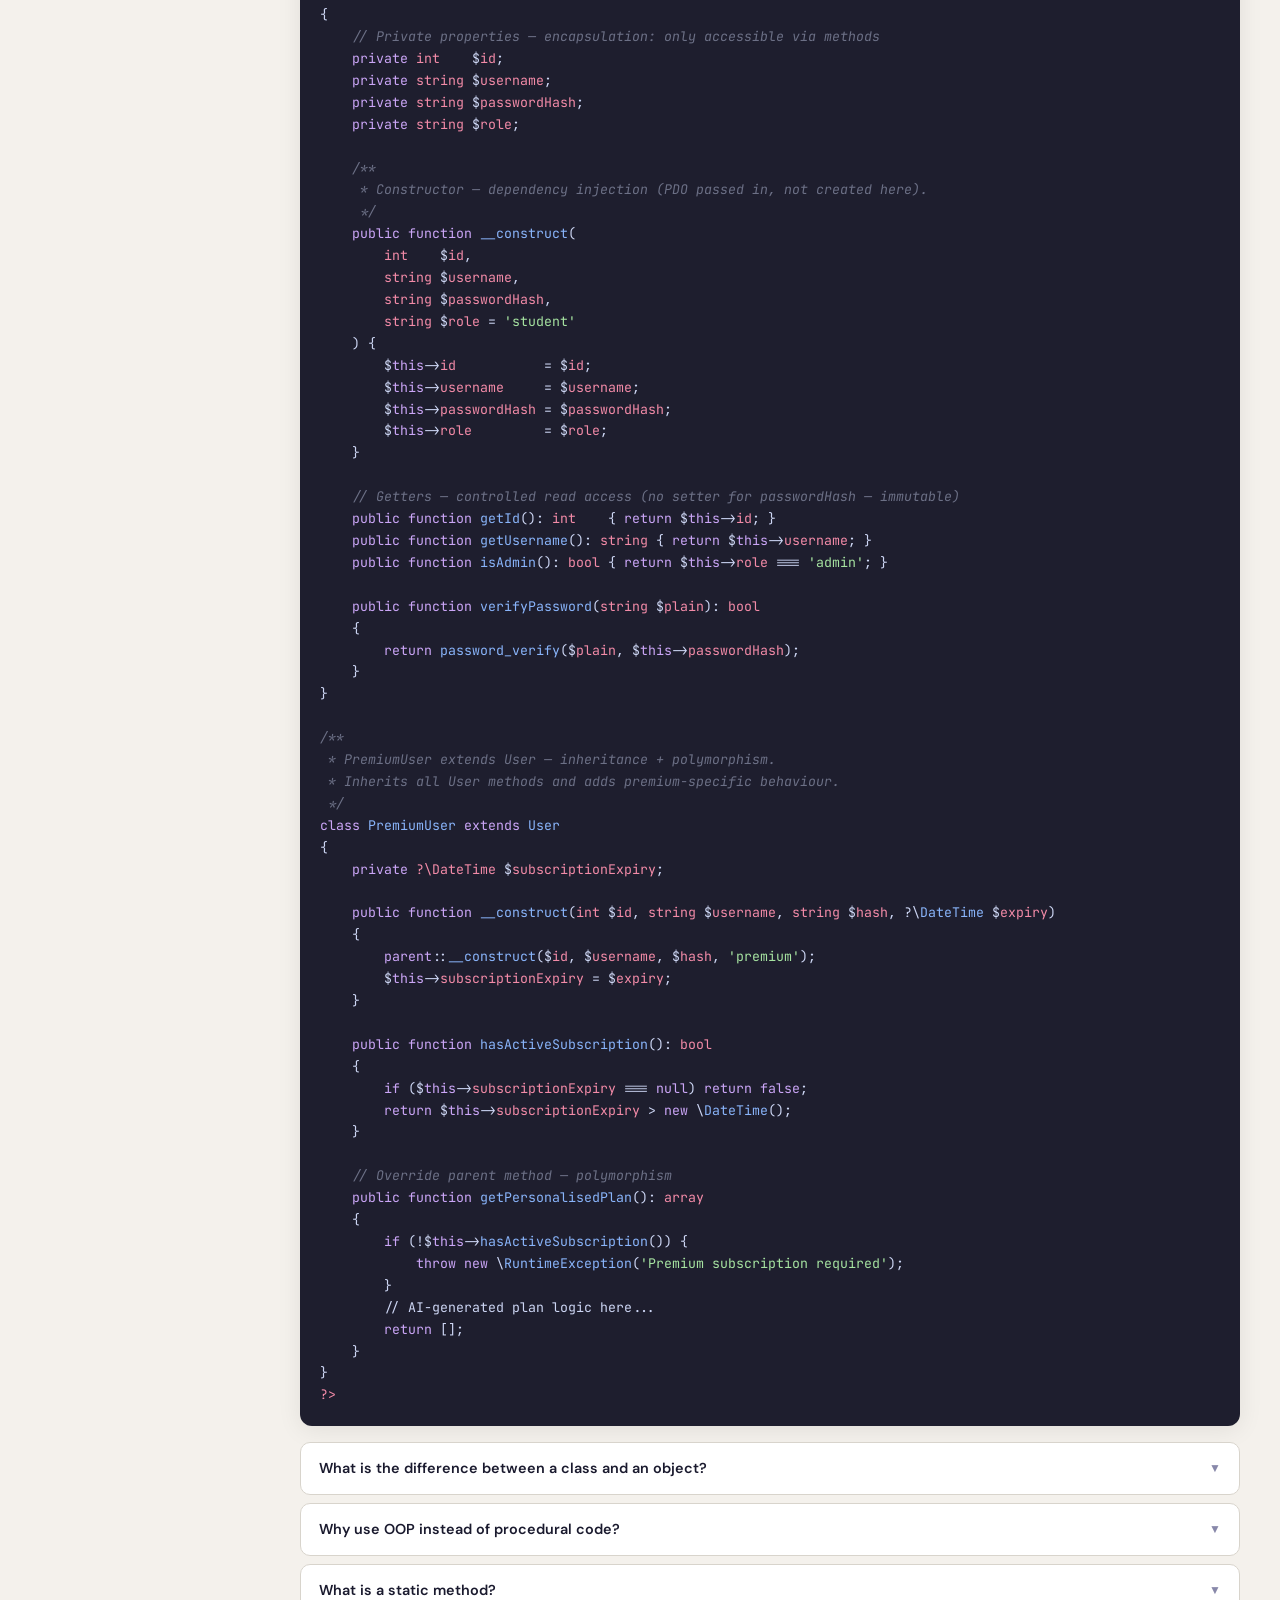
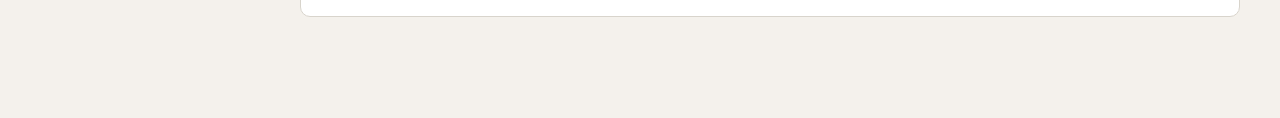
<file: pages/advanced-code.html>
<!DOCTYPE html>
<html lang="en">
<head>
  <meta charset="UTF-8" />
  <meta name="viewport" content="width=device-width, initial-scale=1.0" />
  <title>Advanced Code – T-Level Revision Hub</title>
  <link rel="stylesheet" href="../assets/css/style.css" />
</head>
<body>
<div class="app-layout">
  <aside class="sidebar" id="sidebar">
    <div class="sidebar-header">
      <div class="sidebar-logo">T-Level Digital<span>Revision Hub</span></div>
      <div class="sidebar-badge">OSP Exam Prep</div>
    </div>
    <div class="sidebar-search"><input type="search" id="sidebarSearch" placeholder="Search topics…" /></div>
    <nav class="sidebar-nav">
      <div class="nav-section-label">Home</div>
      <a href="../index.html" class="nav-item"><span class="nav-icon">🏠</span> Dashboard</a>
      <div class="nav-section-label">Core Topics</div>
      <a href="code-examples.html" class="nav-item"><span class="nav-icon">💻</span> Code Examples</a>
      <a href="security.html" class="nav-item"><span class="nav-icon">🔐</span> Cyber Security</a>
      <a href="accessibility.html" class="nav-item"><span class="nav-icon">♿</span> Accessibility (WCAG)</a>
      <a href="documentation.html" class="nav-item"><span class="nav-icon">📄</span> Documentation</a>
      <div class="nav-section-label">New Topics</div>
      <a href="methodologies.html" class="nav-item"><span class="nav-icon">🔄</span> Dev Methodologies</a>
      <a href="emerging-tech.html" class="nav-item"><span class="nav-icon">🚀</span> Emerging Technologies</a>
      <a href="change-management.html" class="nav-item"><span class="nav-icon">🔧</span> Change Management</a>
      <a href="advanced-code.html" class="nav-item active"><span class="nav-icon">⚙️</span> Advanced Code</a>
      <a href="advanced-testing.html" class="nav-item"><span class="nav-icon">🧪</span> Advanced Testing</a>
      <a href="team-roles.html" class="nav-item"><span class="nav-icon">👥</span> Digital Team Roles</a>
      <div class="nav-section-label">Exam Prep</div>
      <a href="distinction-examples.html" class="nav-item"><span class="nav-icon">⭐</span> Distinction Examples</a>
      <a href="mock-tasks.html" class="nav-item"><span class="nav-icon">📝</span> Mock OSP Tasks</a>
      <a href="checklists.html" class="nav-item"><span class="nav-icon">✅</span> Revision Checklists</a>
      <div class="nav-section-label">Your Work</div>
      <a href="your-project.html" class="nav-item"><span class="nav-icon">🔬</span> Your Project Analysis</a>
    </nav>
    <div class="sidebar-footer">T-Level Digital Production, Design &amp; Development · 2025</div>
  </aside>
  <div class="sidebar-overlay" id="sidebarOverlay"></div>

  <main class="main-content">
    <div class="topbar">
      <div class="topbar-left">
        <button class="hamburger" id="hamburger">☰</button>
        <div class="page-breadcrumb">Dashboard / <strong>Advanced Code Examples</strong></div>
      </div>
      <div class="topbar-right">
        <div class="exam-countdown" id="examCountdown">⏱ Calculating…</div>
        <button class="theme-toggle" id="themeToggle">🌙 Dark Mode</button>
      </div>
    </div>

    <div class="page-content">
      <header class="page-header fade-up">
        <div class="eyebrow">⚙️ Advanced Code</div>
        <h1>API Integration, Git &amp; OOP</h1>
        <p>REST API calls with JSON parsing, Git version control workflows, and Object-Oriented PHP — all with exam-relevant commentary.</p>
      </header>

      <!-- API Integration -->
      <h2 class="section-title">🌐 REST API Integration &amp; JSON Parsing</h2>
      <p style="color:var(--text-secondary);font-size:0.9rem;margin-bottom:14px;">The mark scheme explicitly mentions "Web service APIs and parsing JSON/XML to service a complex client-server model" as evidence for Distinction functionality marks.</p>

      <div class="info-box info">
        <span class="info-icon">💡</span>
        <div><strong>What is a REST API?</strong> A REST (Representational State Transfer) API is a web service that accepts HTTP requests and returns data — usually JSON. Your app sends a request to the API endpoint; the API returns structured data your code then parses and uses. Example: sending a GET request to <code>https://api.wger.de/api/v2/exercise/</code> returns a JSON list of exercises.</div>
      </div>

      <h3 style="font-family:var(--font-display);font-size:1.05rem;margin:20px 0 12px;">JavaScript — Fetch API (Client-Side)</h3>

      <div class="code-block">
        <div class="code-header">
          <div class="code-dots"><span class="code-dot red"></span><span class="code-dot yellow"></span><span class="code-dot green"></span></div>
          <span class="code-lang">JavaScript — Fetch + JSON Parse</span>
          <button class="copy-btn">Copy</button>
        </div>
        <pre><span class="cmt">/**
 * Fetches exercises from the wger fitness API and renders them.
 * Demonstrates: async/await, fetch, JSON parsing, error handling.
 */</span>
<span class="kw">async function</span> <span class="fn">loadExercises</span>(<span class="var">category</span> = <span class="str">'cardio'</span>) {
  <span class="kw">const</span> <span class="var">statusEl</span> = document.<span class="fn">getElementById</span>(<span class="str">'exercise-status'</span>);

  <span class="kw">try</span> {
    <span class="cmt">// Show loading state (good UX)</span>
    <span class="var">statusEl</span>.textContent = <span class="str">'Loading exercises…'</span>;
    <span class="var">statusEl</span>.setAttribute(<span class="str">'aria-busy'</span>, <span class="str">'true'</span>);

    <span class="cmt">// Build URL with query parameters</span>
    <span class="kw">const</span> <span class="var">url</span> = <span class="kw">new</span> <span class="fn">URL</span>(<span class="str">'https://api.wger.de/api/v2/exercise/'</span>);
    <span class="var">url</span>.searchParams.<span class="fn">set</span>(<span class="str">'format'</span>, <span class="str">'json'</span>);
    <span class="var">url</span>.searchParams.<span class="fn">set</span>(<span class="str">'language'</span>, <span class="str">'2'</span>); <span class="cmt">// English</span>
    <span class="var">url</span>.searchParams.<span class="fn">set</span>(<span class="str">'category'</span>, <span class="var">category</span>);
    <span class="var">url</span>.searchParams.<span class="fn">set</span>(<span class="str">'limit'</span>, <span class="str">'10'</span>);

    <span class="cmt">// Make the HTTP GET request</span>
    <span class="kw">const</span> <span class="var">response</span> = <span class="kw">await</span> <span class="fn">fetch</span>(<span class="var">url</span>, {
      method: <span class="str">'GET'</span>,
      headers: { <span class="str">'Accept'</span>: <span class="str">'application/json'</span> }
    });

    <span class="cmt">// Always check HTTP status — fetch doesn't throw on 4xx/5xx</span>
    <span class="kw">if</span> (!<span class="var">response</span>.ok) {
      <span class="kw">throw new</span> <span class="fn">Error</span>(<span class="str">`API error: ${response.status} ${response.statusText}`</span>);
    }

    <span class="cmt">// Parse JSON response body</span>
    <span class="kw">const</span> <span class="var">data</span> = <span class="kw">await</span> <span class="var">response</span>.<span class="fn">json</span>();

    <span class="cmt">// data.results is an array of exercise objects</span>
    <span class="kw">const</span> <span class="var">exercises</span> = <span class="var">data</span>.results ?? [];

    <span class="kw">if</span> (<span class="var">exercises</span>.length === <span class="num">0</span>) {
      <span class="var">statusEl</span>.textContent = <span class="str">'No exercises found for this category.'</span>;
      <span class="kw">return</span>;
    }

    <span class="cmt">// Render exercises to the DOM</span>
    <span class="kw">const</span> <span class="var">html</span> = <span class="var">exercises</span>.<span class="fn">map</span>(<span class="var">ex</span> =&gt; <span class="str">`
      &lt;div class="exercise-card"&gt;
        &lt;h3&gt;${sanitise(ex.name ?? 'Unnamed')}&lt;/h3&gt;
        &lt;p&gt;${sanitise(ex.description ?? 'No description')}&lt;/p&gt;
      &lt;/div&gt;
    `</span>).<span class="fn">join</span>(<span class="str">''</span>);

    document.<span class="fn">getElementById</span>(<span class="str">'exercise-list'</span>).innerHTML = <span class="var">html</span>;
    <span class="var">statusEl</span>.textContent = <span class="str">''</span>;

  } <span class="kw">catch</span> (<span class="var">err</span>) {
    <span class="cmt">// Graceful degradation — show user-friendly message, log technical detail</span>
    <span class="var">statusEl</span>.textContent = <span class="str">'Could not load exercises. Please try again later.'</span>;
    console.<span class="fn">error</span>(<span class="str">'Exercise API error:'</span>, <span class="var">err</span>);
  } <span class="kw">finally</span> {
    <span class="var">statusEl</span>.setAttribute(<span class="str">'aria-busy'</span>, <span class="str">'false'</span>);
  }
}

<span class="cmt">// Sanitise output to prevent XSS from API data</span>
<span class="kw">function</span> <span class="fn">sanitise</span>(<span class="var">str</span>) {
  <span class="kw">const</span> <span class="var">div</span> = document.<span class="fn">createElement</span>(<span class="str">'div'</span>);
  <span class="var">div</span>.textContent = <span class="var">str</span>;
  <span class="kw">return</span> <span class="var">div</span>.innerHTML;
}</pre>
      </div>

      <div class="info-box warn">
        <span class="info-icon">⚠️</span>
        <div><strong>Security note:</strong> Always sanitise data from external APIs before inserting into the DOM — even "trusted" APIs could be compromised. Using <code>textContent</code> (not <code>innerHTML</code>) or the sanitise function above prevents XSS from API data.</div>
      </div>

      <h3 style="font-family:var(--font-display);font-size:1.05rem;margin:24px 0 12px;">PHP — Server-Side API Call (cURL)</h3>

      <div class="code-block">
        <div class="code-header">
          <div class="code-dots"><span class="code-dot red"></span><span class="code-dot yellow"></span><span class="code-dot green"></span></div>
          <span class="code-lang">PHP — cURL API request + JSON decode</span>
          <button class="copy-btn">Copy</button>
        </div>
        <pre><span class="cmt">&lt;?php
/**
 * Calls an external REST API and returns decoded JSON data.
 * Server-side API calls prevent exposing API keys to the client.
 *
 * @param  string $endpoint  Full API URL with query parameters
 * @param  string $apiKey    Bearer token or API key (optional)
 * @return array|null        Decoded JSON as associative array, or null on failure
 */</span>
<span class="kw">function</span> <span class="fn">callApi</span>(<span class="var">string</span> $<span class="var">endpoint</span>, <span class="var">string</span> $<span class="var">apiKey</span> = <span class="str">''</span>): ?<span class="var">array</span>
{
    $<span class="var">ch</span> = <span class="fn">curl_init</span>();

    <span class="fn">curl_setopt_array</span>($<span class="var">ch</span>, [
        CURLOPT_URL            =&gt; $<span class="var">endpoint</span>,
        CURLOPT_RETURNTRANSFER =&gt; <span class="kw">true</span>,
        CURLOPT_TIMEOUT        =&gt; <span class="num">10</span>,           <span class="cmt">// 10-second timeout</span>
        CURLOPT_FOLLOWLOCATION =&gt; <span class="kw">true</span>,
        CURLOPT_SSL_VERIFYPEER =&gt; <span class="kw">true</span>,         <span class="cmt">// Always verify SSL in production</span>
        CURLOPT_HTTPHEADER     =&gt; <span class="fn">array_filter</span>([
            <span class="str">'Accept: application/json'</span>,
            $<span class="var">apiKey</span> ? <span class="str">"Authorization: Bearer $apiKey"</span> : <span class="kw">null</span>,
        ]),
    ]);

    $<span class="var">response</span> = <span class="fn">curl_exec</span>($<span class="var">ch</span>);
    $<span class="var">httpCode</span> = <span class="fn">curl_getinfo</span>($<span class="var">ch</span>, CURLINFO_HTTP_CODE);
    $<span class="var">error</span>    = <span class="fn">curl_error</span>($<span class="var">ch</span>);
    <span class="fn">curl_close</span>($<span class="var">ch</span>);

    <span class="cmt">// Log errors server-side — never expose to client</span>
    <span class="kw">if</span> ($<span class="var">error</span> || $<span class="var">httpCode</span> !== <span class="num">200</span>) {
        <span class="fn">error_log</span>(<span class="str">"API call failed: $httpCode $error → $endpoint"</span>);
        <span class="kw">return</span> <span class="kw">null</span>;
    }

    <span class="cmt">// json_decode with true = associative array (not stdObject)</span>
    $<span class="var">data</span> = <span class="fn">json_decode</span>($<span class="var">response</span>, <span class="kw">true</span>);

    <span class="cmt">// Check JSON was valid</span>
    <span class="kw">if</span> (<span class="fn">json_last_error</span>() !== JSON_ERROR_NONE) {
        <span class="fn">error_log</span>(<span class="str">'Invalid JSON from API: '</span> . <span class="fn">json_last_error_msg</span>());
        <span class="kw">return</span> <span class="kw">null</span>;
    }

    <span class="kw">return</span> $<span class="var">data</span>;
}

<span class="cmt">// Usage example</span>
$<span class="var">exercises</span> = <span class="fn">callApi</span>(<span class="str">'https://api.wger.de/api/v2/exercise/?format=json&language=2'</span>);
<span class="kw">if</span> ($<span class="var">exercises</span> !== <span class="kw">null</span>) {
    <span class="kw">foreach</span> ($<span class="var">exercises</span>[<span class="str">'results'</span>] <span class="kw">as</span> $<span class="var">exercise</span>) {
        <span class="kw">echo</span> <span class="fn">htmlspecialchars</span>($<span class="var">exercise</span>[<span class="str">'name'</span>]) . <span class="str">'&lt;br&gt;'</span>;
    }
}
<span class="var">?&gt;</span></pre>
      </div>

      <!-- GIT -->
      <h2 class="section-title">🌿 Git Version Control Workflow</h2>
      <p style="color:var(--text-secondary);font-size:0.9rem;margin-bottom:14px;">The mark scheme awards Distinction iterative development documentation for "fully effective use of versioning." Git is the industry standard — know the core workflow and commit conventions.</p>

      <div class="code-block">
        <div class="code-header">
          <div class="code-dots"><span class="code-dot red"></span><span class="code-dot yellow"></span><span class="code-dot green"></span></div>
          <span class="code-lang">Git — Feature Branch Workflow</span>
          <button class="copy-btn">Copy</button>
        </div>
        <pre><span class="cmt"># ── Initial setup ──────────────────────────────────────────────</span>
git init                          <span class="cmt"># Initialise repo in project folder</span>
git remote add origin &lt;url&gt;       <span class="cmt"># Link to GitHub remote</span>

<span class="cmt"># ── Everyday workflow ───────────────────────────────────────────</span>
<span class="cmt"># 1. Always start from an up-to-date main branch</span>
git checkout main
git pull origin main

<span class="cmt"># 2. Create a feature branch (named for the task)</span>
git checkout -b feature/booking-conflict-check

<span class="cmt"># 3. Make changes, then stage specific files</span>
git add student_dashboard.php includes/auth.php

<span class="cmt"># 4. Commit with a meaningful, conventional message</span>
<span class="cmt">#    Format: &lt;type&gt;(&lt;scope&gt;): &lt;short description&gt;</span>
git commit -m <span class="str">"feat(booking): add interval overlap conflict detection

- Uses start_date &lt; end AND end_date &gt; start algorithm
- Excludes cancelled/rejected bookings from conflict check
- Returns user-friendly error on conflict
Closes #12"</span>

<span class="cmt"># 5. Push branch to remote</span>
git push origin feature/booking-conflict-check

<span class="cmt"># 6. Create Pull Request on GitHub for code review</span>
<span class="cmt"># 7. After review and approval, merge to main</span>
git checkout main
git merge feature/booking-conflict-check --no-ff  <span class="cmt"># --no-ff preserves branch history</span>
git push origin main

<span class="cmt"># 8. Tag releases for version tracking</span>
git tag -a v1.2.0 -m <span class="str">"Version 1.2.0 - Conflict detection + admin filter"</span>
git push origin v1.2.0

<span class="cmt"># ── Useful commands ─────────────────────────────────────────────</span>
git log --oneline --graph          <span class="cmt"># Visual branch history</span>
git diff HEAD~1                    <span class="cmt"># What changed in last commit</span>
git stash                          <span class="cmt"># Temporarily save uncommitted changes</span>
git revert HEAD                    <span class="cmt"># Safely undo last commit (keeps history)</span>
git blame student_dashboard.php    <span class="cmt"># Who changed each line and when</span></pre>
      </div>

      <div class="info-box tip">
        <span class="info-icon">💡</span>
        <div><strong>Conventional Commits for Distinction documentation:</strong> Use prefixes: <code>feat:</code> new feature · <code>fix:</code> bug fix · <code>docs:</code> documentation · <code>refactor:</code> code change without new feature · <code>test:</code> adding tests · <code>security:</code> security fix. This makes your commit history scannable evidence of your iterative process.</div>
      </div>

      <h3 style="font-family:var(--font-display);font-size:1.05rem;margin:20px 0 12px;">Git — Key Commands Reference</h3>
      <table>
        <thead><tr><th>Command</th><th>What it does</th><th>When to use</th></tr></thead>
        <tbody>
          <tr><td><code>git init</code></td><td>Initialise a new repository</td><td>Start of every project</td></tr>
          <tr><td><code>git clone &lt;url&gt;</code></td><td>Download a remote repository</td><td>Starting work on an existing project</td></tr>
          <tr><td><code>git status</code></td><td>Show modified/staged/untracked files</td><td>Before every commit — always check this first</td></tr>
          <tr><td><code>git add -p</code></td><td>Interactively stage chunks of changes</td><td>When you want precise control over what's committed</td></tr>
          <tr><td><code>git commit --amend</code></td><td>Edit the last commit message/content</td><td>Fix a typo in a commit message (before pushing)</td></tr>
          <tr><td><code>git revert &lt;hash&gt;</code></td><td>Create new commit undoing a specific commit</td><td>Safer than reset — preserves full history</td></tr>
          <tr><td><code>git cherry-pick &lt;hash&gt;</code></td><td>Apply a specific commit to current branch</td><td>Port a fix from one branch to another</td></tr>
          <tr><td><code>git bisect</code></td><td>Binary search through commits to find when a bug was introduced</td><td>Debugging regressions</td></tr>
        </tbody>
      </table>

      <!-- OOP -->
      <h2 class="section-title">🏗️ Object-Oriented Programming (OOP)</h2>
      <p style="color:var(--text-secondary);font-size:0.9rem;margin-bottom:14px;">The mark scheme references "use of function, procedures and Classes" for Distinction functionality. OOP organises code into objects that combine data (properties) and behaviour (methods).</p>

      <div class="card-grid card-grid-3" style="margin-bottom:20px;">
        <div class="card"><div class="card-icon">📦</div><h3>Encapsulation</h3><p>Bundle data and the methods that operate on it together. Control access via <code>public</code>, <code>protected</code>, <code>private</code> — hide internal implementation details.</p></div>
        <div class="card"><div class="card-icon">🧬</div><h3>Inheritance</h3><p>A child class inherits properties and methods from a parent class. Promotes code reuse — a <code>PremiumUser</code> class extends <code>User</code>, adding premium-only methods.</p></div>
        <div class="card"><div class="card-icon">🎭</div><h3>Polymorphism</h3><p>Objects of different classes can be treated as the same type through interfaces or inheritance. A <code>sendNotification()</code> method works whether sending Email or SMS.</p></div>
        <div class="card"><div class="card-icon">🔒</div><h3>Abstraction</h3><p>Hide complex implementation behind a simple interface. Users of a <code>Database</code> class call <code>query()</code> without knowing whether it uses MySQLi or PDO underneath.</p></div>
        <div class="card"><div class="card-icon">🔌</div><h3>Interfaces</h3><p>Define a contract — a set of methods a class must implement. Ensures different classes can be used interchangeably if they implement the same interface.</p></div>
        <div class="card"><div class="card-icon">🏭</div><h3>Dependency Injection</h3><p>Pass dependencies (like a DB connection) into a class rather than creating them inside. Makes classes easier to test and less tightly coupled.</p></div>
      </div>

      <div class="code-block">
        <div class="code-header">
          <div class="code-dots"><span class="code-dot red"></span><span class="code-dot yellow"></span><span class="code-dot green"></span></div>
          <span class="code-lang">PHP — OOP Example: User &amp; Booking Classes</span>
          <button class="copy-btn">Copy</button>
        </div>
        <pre><span class="cmt">&lt;?php
/**
 * Represents a user of the Resource Hub system.
 * Demonstrates: encapsulation, constructor, typed properties, methods.
 */</span>
<span class="kw">class</span> <span class="fn">User</span>
{
    <span class="cmt">// Private properties — encapsulation: only accessible via methods</span>
    <span class="kw">private</span> <span class="var">int</span>    $<span class="var">id</span>;
    <span class="kw">private</span> <span class="var">string</span> $<span class="var">username</span>;
    <span class="kw">private</span> <span class="var">string</span> $<span class="var">passwordHash</span>;
    <span class="kw">private</span> <span class="var">string</span> $<span class="var">role</span>;

    <span class="cmt">/**
     * Constructor — dependency injection (PDO passed in, not created here).
     */</span>
    <span class="kw">public function</span> <span class="fn">__construct</span>(
        <span class="var">int</span>    $<span class="var">id</span>,
        <span class="var">string</span> $<span class="var">username</span>,
        <span class="var">string</span> $<span class="var">passwordHash</span>,
        <span class="var">string</span> $<span class="var">role</span> = <span class="str">'student'</span>
    ) {
        $<span class="kw">this</span>-&gt;<span class="var">id</span>           = $<span class="var">id</span>;
        $<span class="kw">this</span>-&gt;<span class="var">username</span>     = $<span class="var">username</span>;
        $<span class="kw">this</span>-&gt;<span class="var">passwordHash</span> = $<span class="var">passwordHash</span>;
        $<span class="kw">this</span>-&gt;<span class="var">role</span>         = $<span class="var">role</span>;
    }

    <span class="cmt">// Getters — controlled read access (no setter for passwordHash — immutable)</span>
    <span class="kw">public function</span> <span class="fn">getId</span>(): <span class="var">int</span>    { <span class="kw">return</span> $<span class="kw">this</span>-&gt;<span class="var">id</span>; }
    <span class="kw">public function</span> <span class="fn">getUsername</span>(): <span class="var">string</span> { <span class="kw">return</span> $<span class="kw">this</span>-&gt;<span class="var">username</span>; }
    <span class="kw">public function</span> <span class="fn">isAdmin</span>(): <span class="var">bool</span> { <span class="kw">return</span> $<span class="kw">this</span>-&gt;<span class="var">role</span> === <span class="str">'admin'</span>; }

    <span class="kw">public function</span> <span class="fn">verifyPassword</span>(<span class="var">string</span> $<span class="var">plain</span>): <span class="var">bool</span>
    {
        <span class="kw">return</span> <span class="fn">password_verify</span>($<span class="var">plain</span>, $<span class="kw">this</span>-&gt;<span class="var">passwordHash</span>);
    }
}

<span class="cmt">/**
 * PremiumUser extends User — inheritance + polymorphism.
 * Inherits all User methods and adds premium-specific behaviour.
 */</span>
<span class="kw">class</span> <span class="fn">PremiumUser</span> <span class="kw">extends</span> <span class="fn">User</span>
{
    <span class="kw">private</span> <span class="var">?\DateTime</span> $<span class="var">subscriptionExpiry</span>;

    <span class="kw">public function</span> <span class="fn">__construct</span>(<span class="var">int</span> $<span class="var">id</span>, <span class="var">string</span> $<span class="var">username</span>, <span class="var">string</span> $<span class="var">hash</span>, ?\<span class="fn">DateTime</span> $<span class="var">expiry</span>)
    {
        <span class="kw">parent</span>::<span class="fn">__construct</span>($<span class="var">id</span>, $<span class="var">username</span>, $<span class="var">hash</span>, <span class="str">'premium'</span>);
        $<span class="kw">this</span>-&gt;<span class="var">subscriptionExpiry</span> = $<span class="var">expiry</span>;
    }

    <span class="kw">public function</span> <span class="fn">hasActiveSubscription</span>(): <span class="var">bool</span>
    {
        <span class="kw">if</span> ($<span class="kw">this</span>-&gt;<span class="var">subscriptionExpiry</span> === <span class="kw">null</span>) <span class="kw">return false</span>;
        <span class="kw">return</span> $<span class="kw">this</span>-&gt;<span class="var">subscriptionExpiry</span> &gt; <span class="kw">new</span> \<span class="fn">DateTime</span>();
    }

    <span class="cmt">// Override parent method — polymorphism</span>
    <span class="kw">public function</span> <span class="fn">getPersonalisedPlan</span>(): <span class="var">array</span>
    {
        <span class="kw">if</span> (!$<span class="kw">this</span>-&gt;<span class="fn">hasActiveSubscription</span>()) {
            <span class="kw">throw new</span> \<span class="fn">RuntimeException</span>(<span class="str">'Premium subscription required'</span>);
        }
        <span class="kmt">// AI-generated plan logic here...</span>
        <span class="kw">return</span> [];
    }
}
<span class="var">?&gt;</span></pre>
      </div>

      <div class="accordion">
        <div class="accordion-item">
          <div class="accordion-header"><span>What is the difference between a class and an object?</span><span class="accordion-arrow">▼</span></div>
          <div class="accordion-body">A <strong>class</strong> is the blueprint/template — it defines properties and methods. An <strong>object</strong> is an instance of that class — a specific entity created from the blueprint. E.g. <code>User</code> is the class; <code>$john = new User(1, 'jsmith', $hash)</code> creates a specific user object. You can create many objects from one class.</div>
        </div>
        <div class="accordion-item">
          <div class="accordion-header"><span>Why use OOP instead of procedural code?</span><span class="accordion-arrow">▼</span></div>
          <div class="accordion-body">OOP makes large codebases more <strong>maintainable</strong> (encapsulation hides complexity), more <strong>reusable</strong> (inheritance prevents duplication), and more <strong>testable</strong> (objects can be isolated and tested independently). The mark scheme awards Distinction for code "easily maintainable by a third party" — OOP directly supports this.</div>
        </div>
        <div class="accordion-item">
          <div class="accordion-header"><span>What is a static method?</span><span class="accordion-arrow">▼</span></div>
          <div class="accordion-body">A static method belongs to the class itself, not to instances. Called as <code>User::create($data)</code> rather than <code>$user->create($data)</code>. Useful for factory methods (creating instances), singleton patterns (ensuring only one DB connection), and utility functions that don't need instance data.</div>
        </div>
      </div>

    </div>
  </main>
</div>
<script src="../assets/js/script.js"></script>
</body>
</html>
</file>
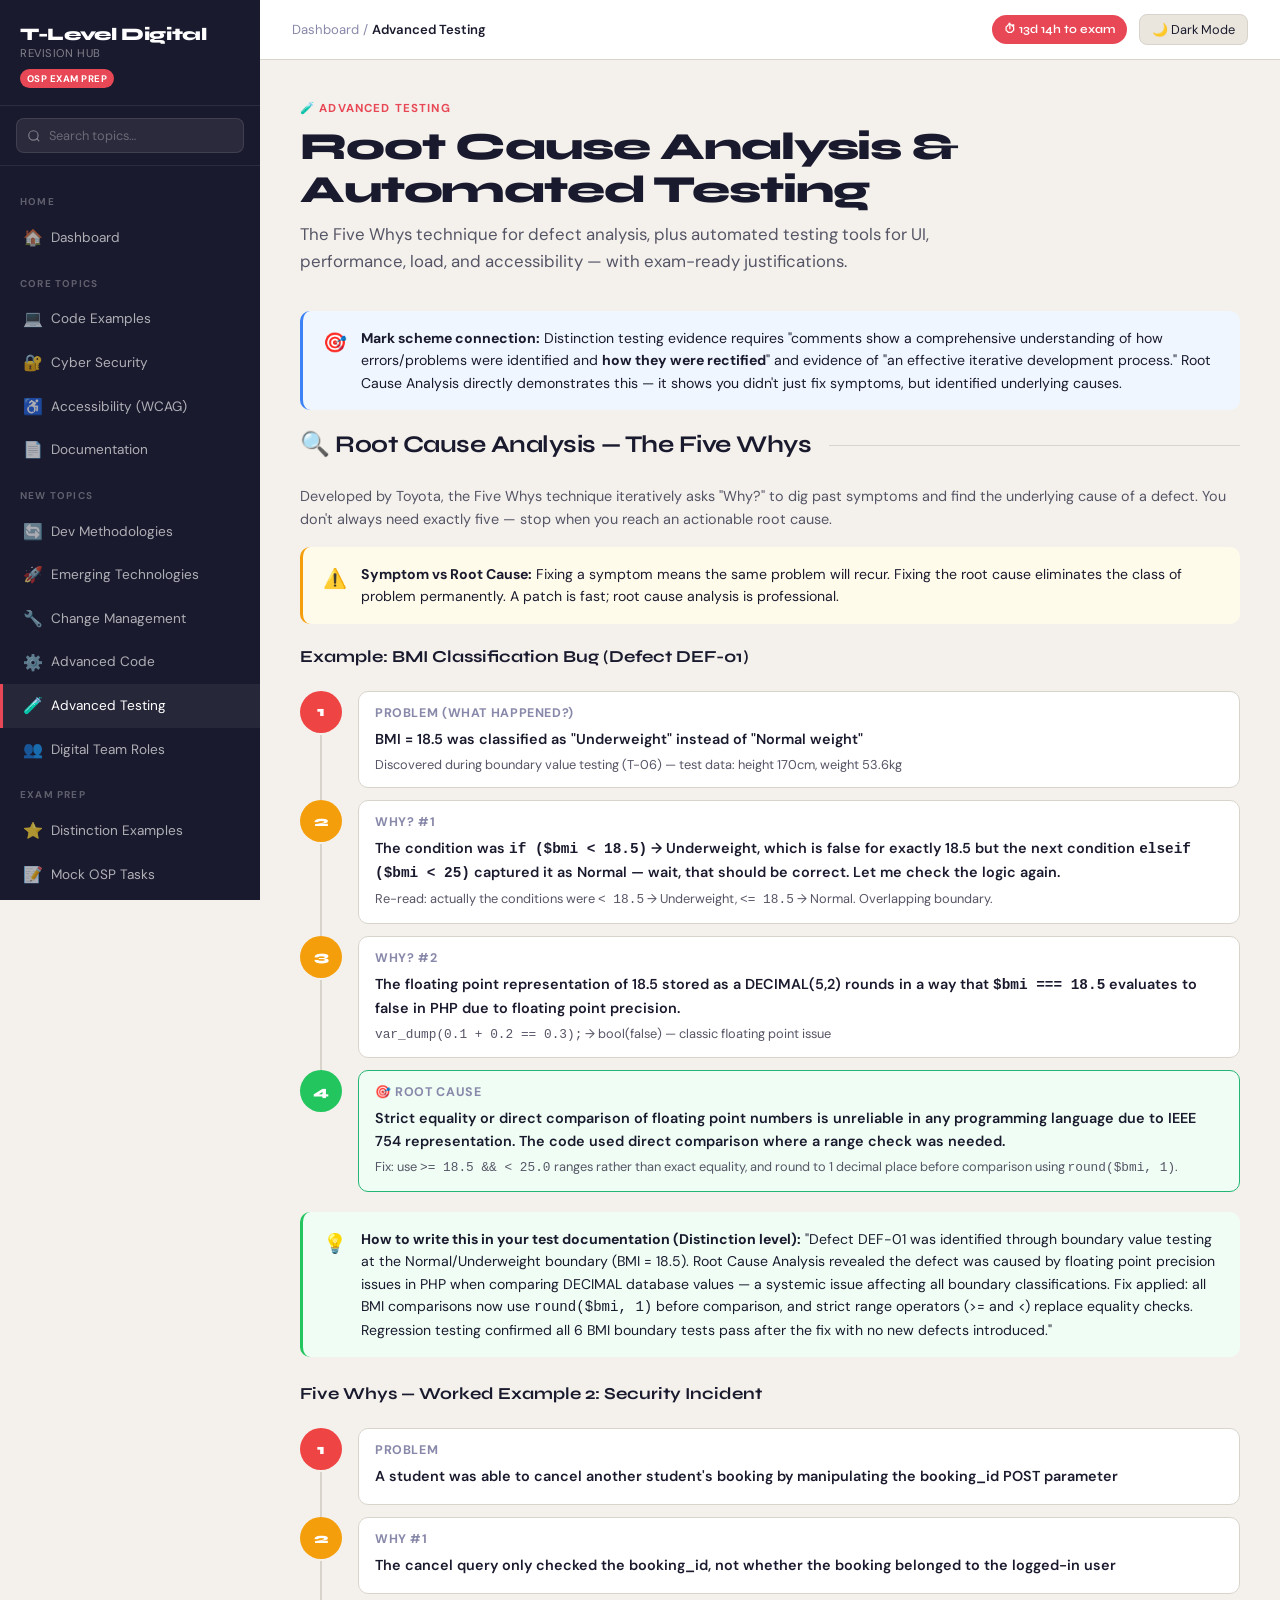
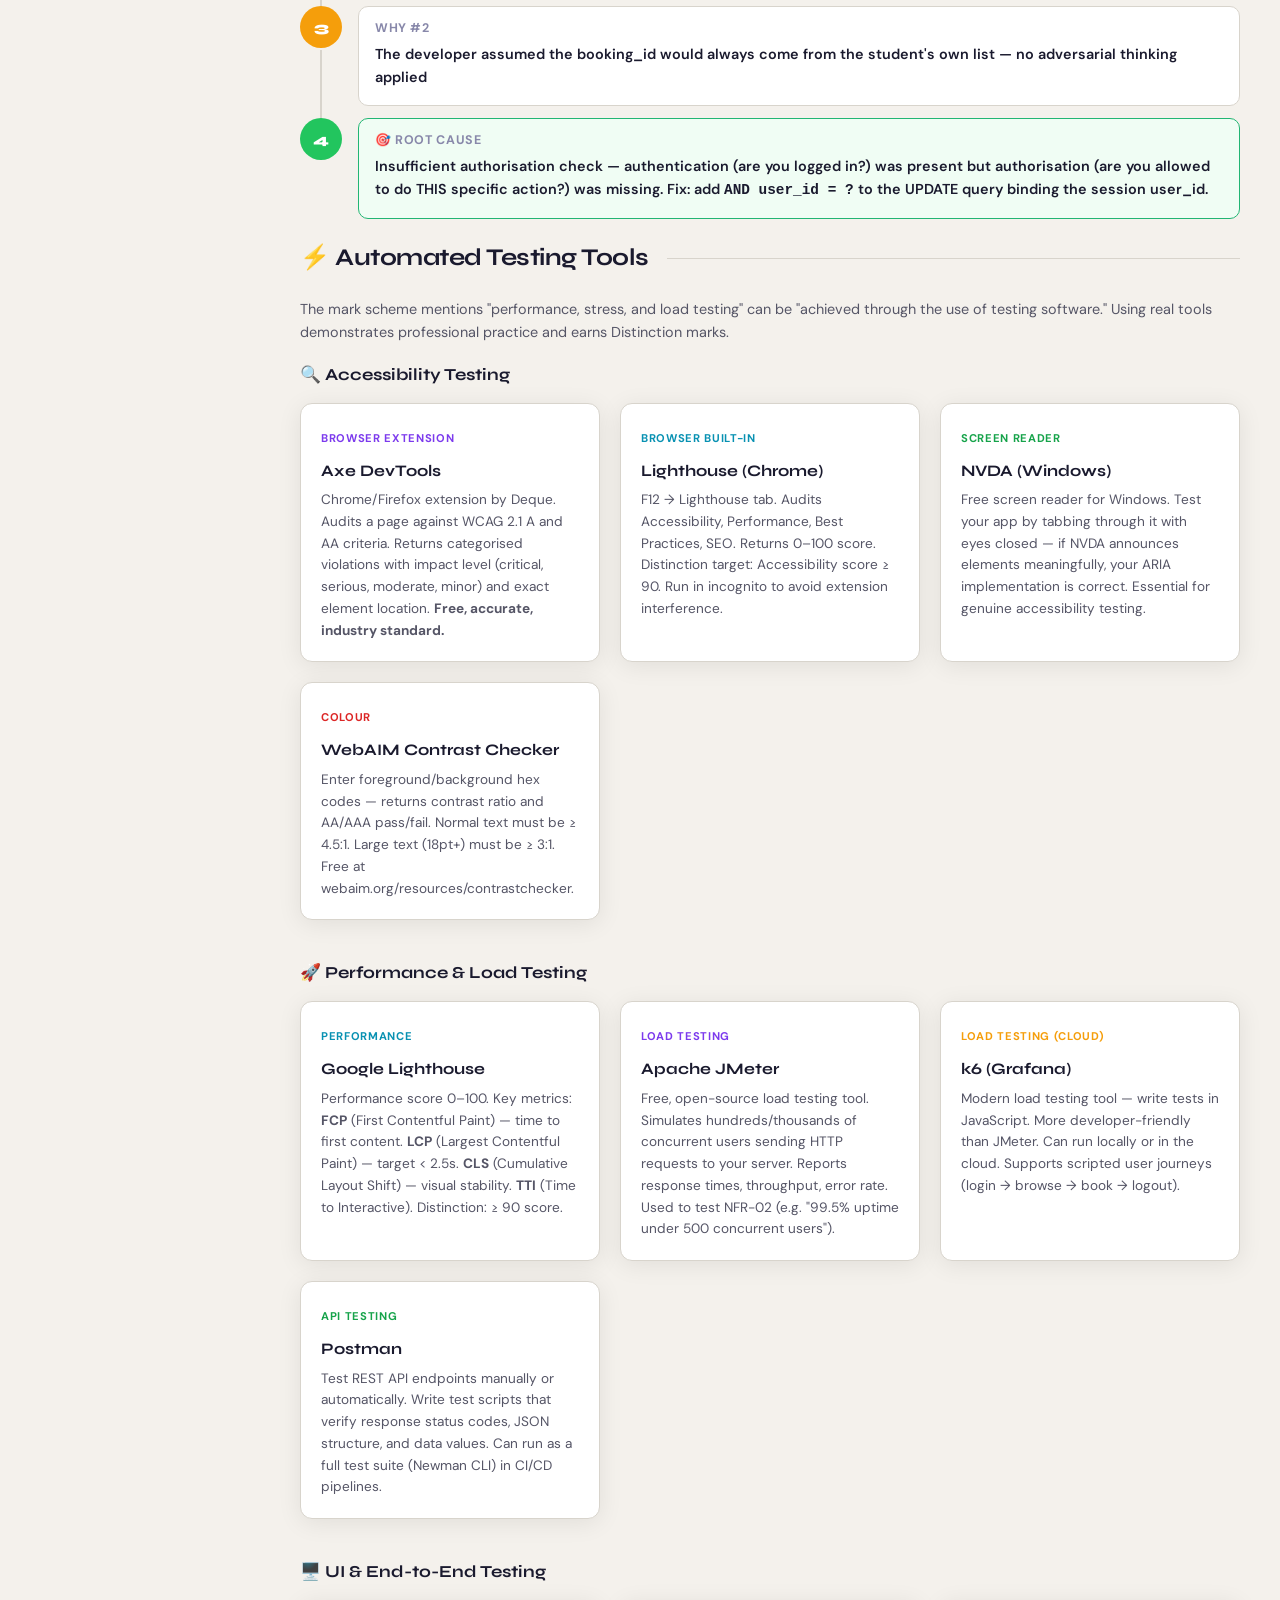
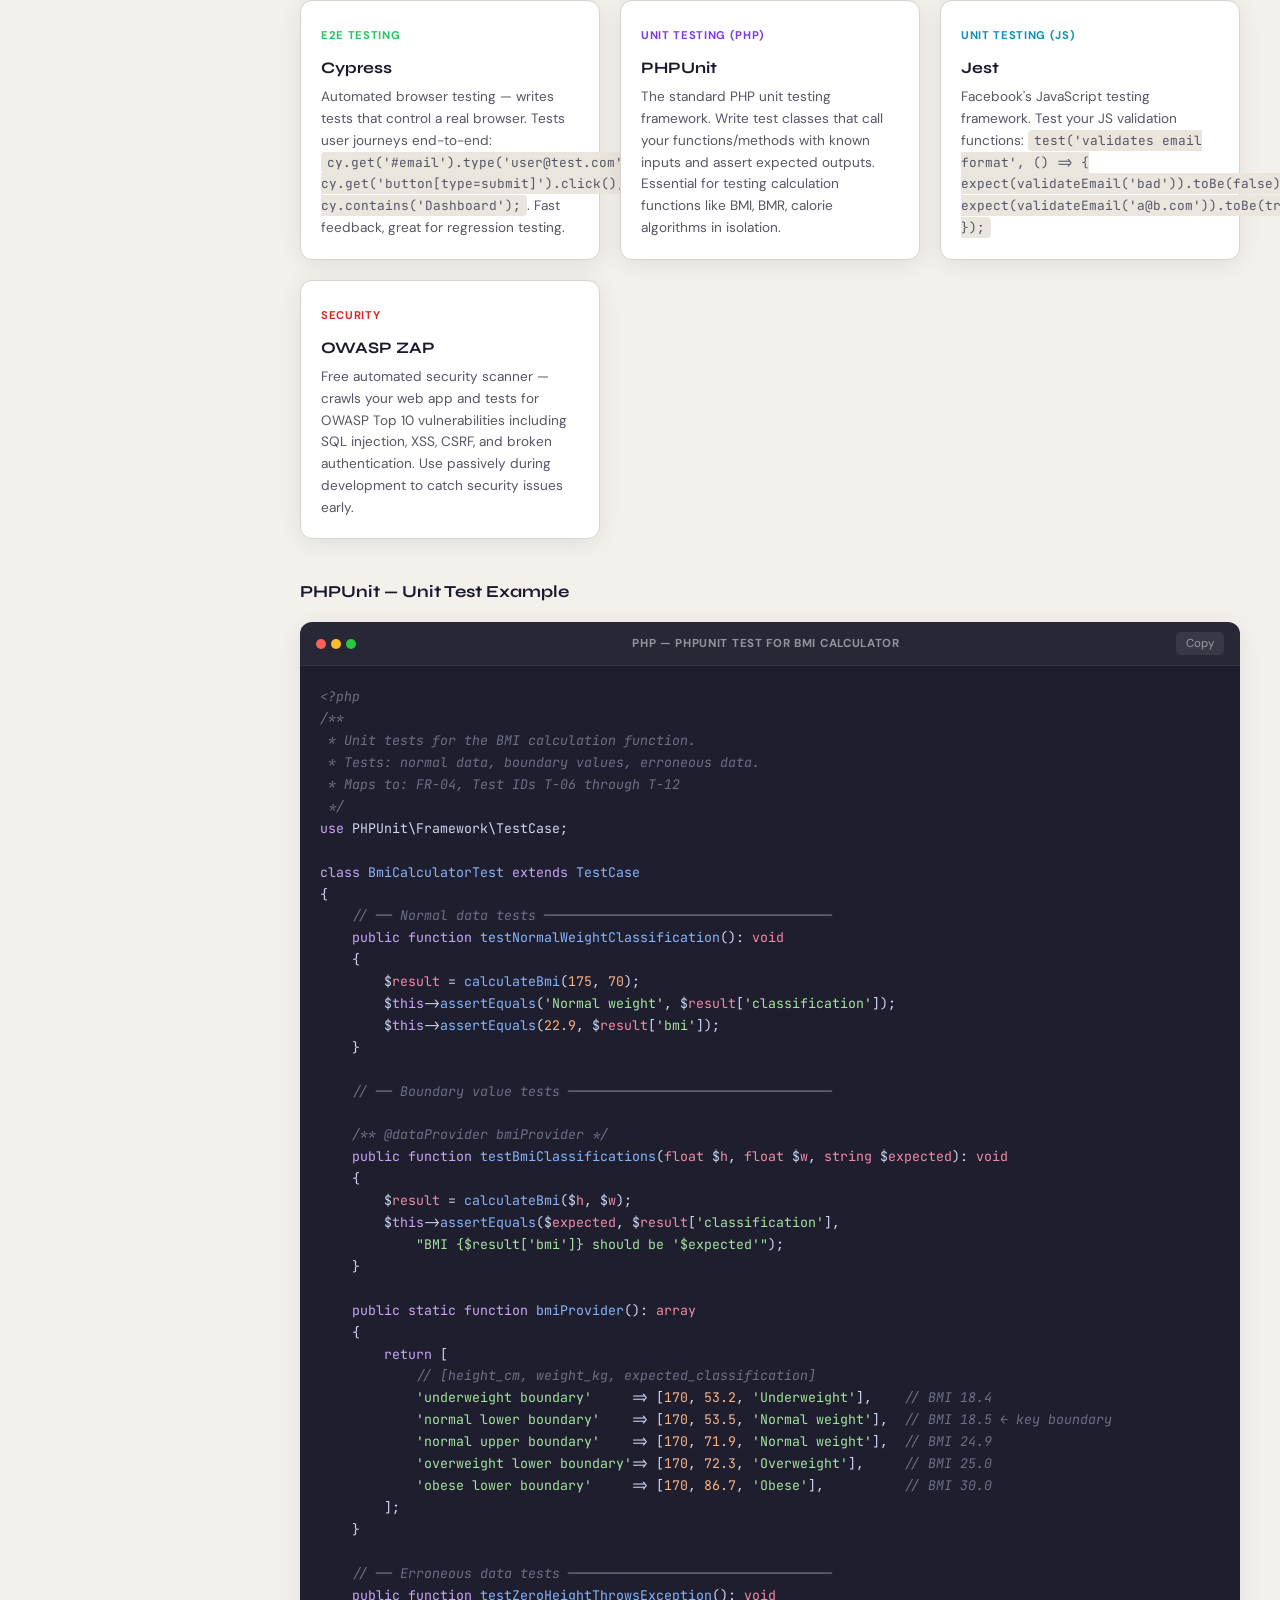
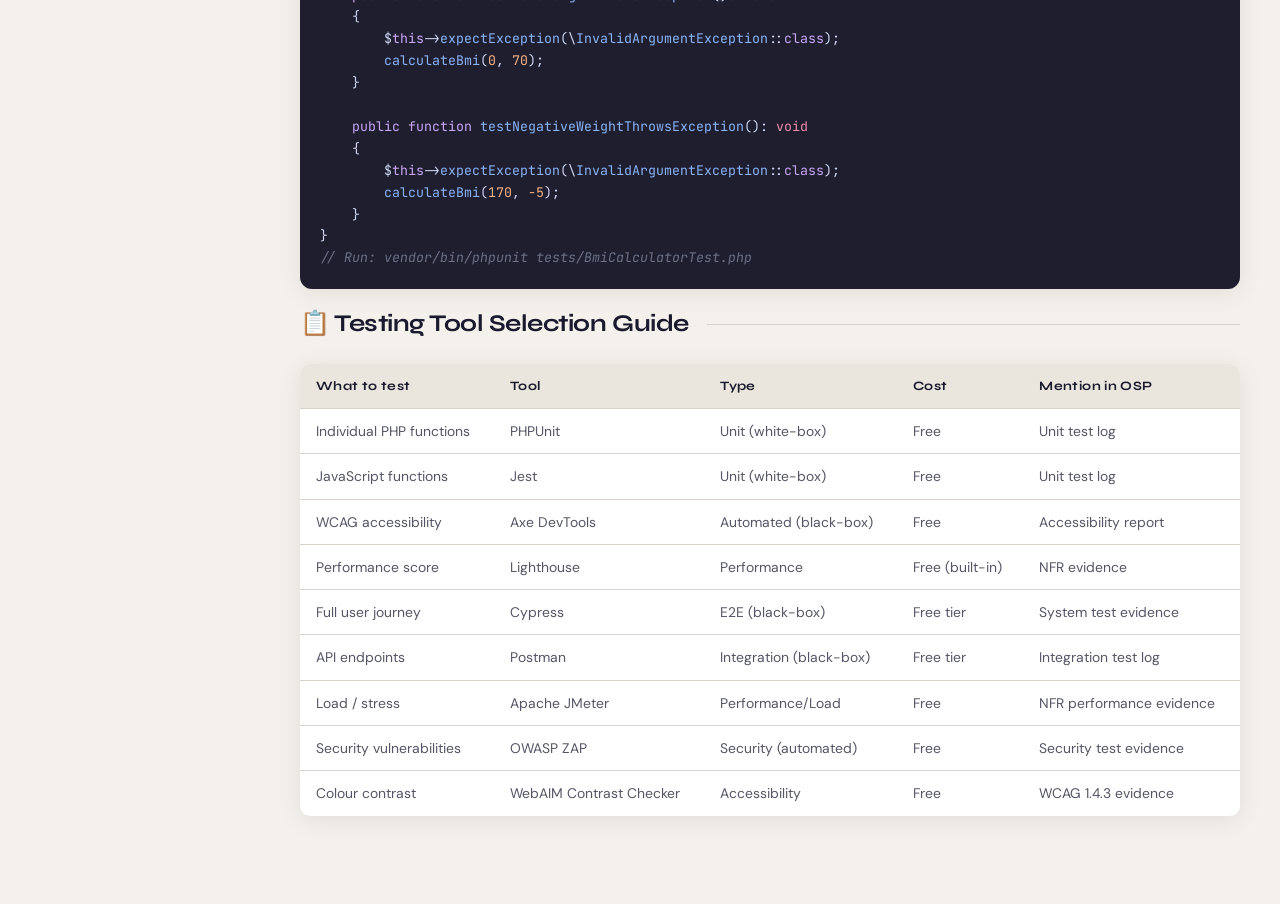
<file: pages/advanced-testing.html>
<!DOCTYPE html>
<html lang="en">
<head>
  <meta charset="UTF-8" />
  <meta name="viewport" content="width=device-width, initial-scale=1.0" />
  <title>Advanced Testing – T-Level Revision Hub</title>
  <link rel="stylesheet" href="../assets/css/style.css" />
  <style>
    .five-whys {
      position: relative;
      margin: 20px 0;
    }
    .why-step {
      display: flex;
      gap: 16px;
      align-items: flex-start;
      margin-bottom: 12px;
      position: relative;
    }
    .why-step::before {
      content: '';
      position: absolute;
      left: 20px;
      top: 44px;
      width: 2px;
      height: calc(100% - 4px);
      background: var(--border);
    }
    .why-step:last-child::before { display: none; }
    .why-num {
      width: 42px; height: 42px;
      border-radius: 50%;
      display: flex; align-items: center; justify-content: center;
      font-family: var(--font-display);
      font-weight: 800;
      font-size: 0.9rem;
      flex-shrink: 0;
      color: #fff;
      position: relative;
      z-index: 1;
    }
    .why-content {
      background: var(--bg-card);
      border: 1px solid var(--border);
      border-radius: 10px;
      padding: 12px 16px;
      flex: 1;
    }
    .why-content .why-q { font-size: 0.78rem; font-weight: 700; text-transform: uppercase; letter-spacing: 0.05em; color: var(--text-muted); margin-bottom: 4px; }
    .why-content .why-a { font-size: 0.9rem; color: var(--text-primary); font-weight: 600; margin-bottom: 4px; }
    .why-content .why-note { font-size: 0.8rem; color: var(--text-secondary); }
    .why-root { border-color: var(--accent-3); background: #f0fdf4; }
    [data-theme="dark"] .why-root { background: #052e16; }

    .tool-card {
      background: var(--bg-card);
      border: 1px solid var(--border);
      border-radius: 12px;
      padding: 20px;
      box-shadow: var(--shadow);
    }
    .tool-card h3 { font-family: var(--font-display); font-size: 1rem; font-weight: 700; margin-bottom: 6px; }
    .tool-card .tool-type {
      font-size: 0.7rem;
      font-weight: 700;
      text-transform: uppercase;
      letter-spacing: 0.06em;
      margin-bottom: 10px;
      display: inline-block;
    }
    .tool-card p { font-size: 0.85rem; color: var(--text-secondary); line-height: 1.6; }
    .tool-card code { font-family: var(--font-mono); font-size: 0.8rem; background: var(--bg-secondary); padding: 2px 6px; border-radius: 4px; }
  </style>
</head>
<body>
<div class="app-layout">
  <aside class="sidebar" id="sidebar">
    <div class="sidebar-header">
      <div class="sidebar-logo">T-Level Digital<span>Revision Hub</span></div>
      <div class="sidebar-badge">OSP Exam Prep</div>
    </div>
    <div class="sidebar-search"><input type="search" id="sidebarSearch" placeholder="Search topics…" /></div>
    <nav class="sidebar-nav">
      <div class="nav-section-label">Home</div>
      <a href="../index.html" class="nav-item"><span class="nav-icon">🏠</span> Dashboard</a>
      <div class="nav-section-label">Core Topics</div>
      <a href="code-examples.html" class="nav-item"><span class="nav-icon">💻</span> Code Examples</a>
      <a href="security.html" class="nav-item"><span class="nav-icon">🔐</span> Cyber Security</a>
      <a href="accessibility.html" class="nav-item"><span class="nav-icon">♿</span> Accessibility (WCAG)</a>
      <a href="documentation.html" class="nav-item"><span class="nav-icon">📄</span> Documentation</a>
      <div class="nav-section-label">New Topics</div>
      <a href="methodologies.html" class="nav-item"><span class="nav-icon">🔄</span> Dev Methodologies</a>
      <a href="emerging-tech.html" class="nav-item"><span class="nav-icon">🚀</span> Emerging Technologies</a>
      <a href="change-management.html" class="nav-item"><span class="nav-icon">🔧</span> Change Management</a>
      <a href="advanced-code.html" class="nav-item"><span class="nav-icon">⚙️</span> Advanced Code</a>
      <a href="advanced-testing.html" class="nav-item active"><span class="nav-icon">🧪</span> Advanced Testing</a>
      <a href="team-roles.html" class="nav-item"><span class="nav-icon">👥</span> Digital Team Roles</a>
      <div class="nav-section-label">Exam Prep</div>
      <a href="distinction-examples.html" class="nav-item"><span class="nav-icon">⭐</span> Distinction Examples</a>
      <a href="mock-tasks.html" class="nav-item"><span class="nav-icon">📝</span> Mock OSP Tasks</a>
      <a href="checklists.html" class="nav-item"><span class="nav-icon">✅</span> Revision Checklists</a>
      <div class="nav-section-label">Your Work</div>
      <a href="your-project.html" class="nav-item"><span class="nav-icon">🔬</span> Your Project Analysis</a>
    </nav>
    <div class="sidebar-footer">T-Level Digital Production, Design &amp; Development · 2025</div>
  </aside>
  <div class="sidebar-overlay" id="sidebarOverlay"></div>

  <main class="main-content">
    <div class="topbar">
      <div class="topbar-left">
        <button class="hamburger" id="hamburger">☰</button>
        <div class="page-breadcrumb">Dashboard / <strong>Advanced Testing</strong></div>
      </div>
      <div class="topbar-right">
        <div class="exam-countdown" id="examCountdown">⏱ Calculating…</div>
        <button class="theme-toggle" id="themeToggle">🌙 Dark Mode</button>
      </div>
    </div>

    <div class="page-content">
      <header class="page-header fade-up">
        <div class="eyebrow">🧪 Advanced Testing</div>
        <h1>Root Cause Analysis &amp; Automated Testing</h1>
        <p>The Five Whys technique for defect analysis, plus automated testing tools for UI, performance, load, and accessibility — with exam-ready justifications.</p>
      </header>

      <div class="info-box info fade-up-2">
        <span class="info-icon">🎯</span>
        <div><strong>Mark scheme connection:</strong> Distinction testing evidence requires "comments show a comprehensive understanding of how errors/problems were identified and <strong>how they were rectified</strong>" and evidence of "an effective iterative development process." Root Cause Analysis directly demonstrates this — it shows you didn't just fix symptoms, but identified underlying causes.</div>
      </div>

      <!-- RCA / Five Whys -->
      <h2 class="section-title">🔍 Root Cause Analysis — The Five Whys</h2>
      <p style="color:var(--text-secondary);font-size:0.9rem;margin-bottom:16px;">Developed by Toyota, the Five Whys technique iteratively asks "Why?" to dig past symptoms and find the underlying cause of a defect. You don't always need exactly five — stop when you reach an actionable root cause.</p>

      <div class="info-box warn">
        <span class="info-icon">⚠️</span>
        <div><strong>Symptom vs Root Cause:</strong> Fixing a symptom means the same problem will recur. Fixing the root cause eliminates the class of problem permanently. A patch is fast; root cause analysis is professional.</div>
      </div>

      <h3 style="font-family:var(--font-display);font-size:1.05rem;margin:20px 0 16px;">Example: BMI Classification Bug (Defect DEF-01)</h3>

      <div class="five-whys">

        <div class="why-step">
          <div class="why-num" style="background:#ef4444;">1</div>
          <div class="why-content">
            <div class="why-q">Problem (What happened?)</div>
            <div class="why-a">BMI = 18.5 was classified as "Underweight" instead of "Normal weight"</div>
            <div class="why-note">Discovered during boundary value testing (T-06) — test data: height 170cm, weight 53.6kg</div>
          </div>
        </div>

        <div class="why-step">
          <div class="why-num" style="background:#f59e0b;">2</div>
          <div class="why-content">
            <div class="why-q">Why? #1</div>
            <div class="why-a">The condition was <code>if ($bmi &lt; 18.5)</code> → Underweight, which is false for exactly 18.5 but the next condition <code>elseif ($bmi &lt; 25)</code> captured it as Normal — wait, that should be correct. Let me check the logic again.</div>
            <div class="why-note">Re-read: actually the conditions were <code>&lt; 18.5</code> → Underweight, <code>&lt;= 18.5</code> → Normal. Overlapping boundary.</div>
          </div>
        </div>

        <div class="why-step">
          <div class="why-num" style="background:#f59e0b;">3</div>
          <div class="why-content">
            <div class="why-q">Why? #2</div>
            <div class="why-a">The floating point representation of 18.5 stored as a DECIMAL(5,2) rounds in a way that <code>$bmi === 18.5</code> evaluates to false in PHP due to floating point precision.</div>
            <div class="why-note"><code>var_dump(0.1 + 0.2 == 0.3);</code> → bool(false) — classic floating point issue</div>
          </div>
        </div>

        <div class="why-step">
          <div class="why-num" style="background:#22c55e;">4</div>
          <div class="why-content why-root">
            <div class="why-q">🎯 Root Cause</div>
            <div class="why-a">Strict equality or direct comparison of floating point numbers is unreliable in any programming language due to IEEE 754 representation. The code used direct comparison where a range check was needed.</div>
            <div class="why-note">Fix: use <code>&gt;= 18.5 && &lt; 25.0</code> ranges rather than exact equality, and round to 1 decimal place before comparison using <code>round($bmi, 1)</code>.</div>
          </div>
        </div>

      </div>

      <div class="info-box tip">
        <span class="info-icon">💡</span>
        <div><strong>How to write this in your test documentation (Distinction level):</strong> "Defect DEF-01 was identified through boundary value testing at the Normal/Underweight boundary (BMI = 18.5). Root Cause Analysis revealed the defect was caused by floating point precision issues in PHP when comparing DECIMAL database values — a systemic issue affecting all boundary classifications. Fix applied: all BMI comparisons now use <code>round($bmi, 1)</code> before comparison, and strict range operators (&gt;= and &lt;) replace equality checks. Regression testing confirmed all 6 BMI boundary tests pass after the fix with no new defects introduced."</div>
      </div>

      <h3 style="font-family:var(--font-display);font-size:1.05rem;margin:24px 0 12px;">Five Whys — Worked Example 2: Security Incident</h3>

      <div class="five-whys">
        <div class="why-step">
          <div class="why-num" style="background:#ef4444;">1</div>
          <div class="why-content"><div class="why-q">Problem</div><div class="why-a">A student was able to cancel another student's booking by manipulating the booking_id POST parameter</div></div>
        </div>
        <div class="why-step">
          <div class="why-num" style="background:#f59e0b;">2</div>
          <div class="why-content"><div class="why-q">Why #1</div><div class="why-a">The cancel query only checked the booking_id, not whether the booking belonged to the logged-in user</div></div>
        </div>
        <div class="why-step">
          <div class="why-num" style="background:#f59e0b;">3</div>
          <div class="why-content"><div class="why-q">Why #2</div><div class="why-a">The developer assumed the booking_id would always come from the student's own list — no adversarial thinking applied</div></div>
        </div>
        <div class="why-step">
          <div class="why-num" style="background:#22c55e;">4</div>
          <div class="why-content why-root"><div class="why-q">🎯 Root Cause</div><div class="why-a">Insufficient authorisation check — authentication (are you logged in?) was present but authorisation (are you allowed to do THIS specific action?) was missing. Fix: add <code>AND user_id = ?</code> to the UPDATE query binding the session user_id.</div></div>
        </div>
      </div>

      <!-- Automated Testing Tools -->
      <h2 class="section-title">⚡ Automated Testing Tools</h2>
      <p style="color:var(--text-secondary);font-size:0.9rem;margin-bottom:18px;">The mark scheme mentions "performance, stress, and load testing" can be "achieved through the use of testing software." Using real tools demonstrates professional practice and earns Distinction marks.</p>

      <h3 style="font-family:var(--font-display);font-size:1.05rem;margin-bottom:14px;">🔍 Accessibility Testing</h3>
      <div class="card-grid">
        <div class="tool-card">
          <div class="tool-type" style="color:#7c3aed;">Browser Extension</div>
          <h3>Axe DevTools</h3>
          <p>Chrome/Firefox extension by Deque. Audits a page against WCAG 2.1 A and AA criteria. Returns categorised violations with impact level (critical, serious, moderate, minor) and exact element location. <strong>Free, accurate, industry standard.</strong></p>
        </div>
        <div class="tool-card">
          <div class="tool-type" style="color:#0891b2;">Browser Built-in</div>
          <h3>Lighthouse (Chrome)</h3>
          <p>F12 → Lighthouse tab. Audits Accessibility, Performance, Best Practices, SEO. Returns 0–100 score. Distinction target: Accessibility score ≥ 90. Run in incognito to avoid extension interference.</p>
        </div>
        <div class="tool-card">
          <div class="tool-type" style="color:#16a34a;">Screen Reader</div>
          <h3>NVDA (Windows)</h3>
          <p>Free screen reader for Windows. Test your app by tabbing through it with eyes closed — if NVDA announces elements meaningfully, your ARIA implementation is correct. Essential for genuine accessibility testing.</p>
        </div>
        <div class="tool-card">
          <div class="tool-type" style="color:#dc2626;">Colour</div>
          <h3>WebAIM Contrast Checker</h3>
          <p>Enter foreground/background hex codes — returns contrast ratio and AA/AAA pass/fail. Normal text must be ≥ 4.5:1. Large text (18pt+) must be ≥ 3:1. Free at webaim.org/resources/contrastchecker.</p>
        </div>
      </div>

      <h3 style="font-family:var(--font-display);font-size:1.05rem;margin:24px 0 14px;">🚀 Performance &amp; Load Testing</h3>
      <div class="card-grid">
        <div class="tool-card">
          <div class="tool-type" style="color:#0891b2;">Performance</div>
          <h3>Google Lighthouse</h3>
          <p>Performance score 0–100. Key metrics: <strong>FCP</strong> (First Contentful Paint) — time to first content. <strong>LCP</strong> (Largest Contentful Paint) — target &lt; 2.5s. <strong>CLS</strong> (Cumulative Layout Shift) — visual stability. <strong>TTI</strong> (Time to Interactive). Distinction: ≥ 90 score.</p>
        </div>
        <div class="tool-card">
          <div class="tool-type" style="color:#7c3aed;">Load Testing</div>
          <h3>Apache JMeter</h3>
          <p>Free, open-source load testing tool. Simulates hundreds/thousands of concurrent users sending HTTP requests to your server. Reports response times, throughput, error rate. Used to test NFR-02 (e.g. "99.5% uptime under 500 concurrent users").</p>
        </div>
        <div class="tool-card">
          <div class="tool-type" style="color:#f59e0b;">Load Testing (Cloud)</div>
          <h3>k6 (Grafana)</h3>
          <p>Modern load testing tool — write tests in JavaScript. More developer-friendly than JMeter. Can run locally or in the cloud. Supports scripted user journeys (login → browse → book → logout).</p>
        </div>
        <div class="tool-card">
          <div class="tool-type" style="color:#16a34a;">API Testing</div>
          <h3>Postman</h3>
          <p>Test REST API endpoints manually or automatically. Write test scripts that verify response status codes, JSON structure, and data values. Can run as a full test suite (Newman CLI) in CI/CD pipelines.</p>
        </div>
      </div>

      <h3 style="font-family:var(--font-display);font-size:1.05rem;margin:24px 0 14px;">🖥️ UI &amp; End-to-End Testing</h3>
      <div class="card-grid">
        <div class="tool-card">
          <div class="tool-type" style="color:#22c55e;">E2E Testing</div>
          <h3>Cypress</h3>
          <p>Automated browser testing — writes tests that control a real browser. Tests user journeys end-to-end: <code>cy.get('#email').type('user@test.com'); cy.get('button[type=submit]').click(); cy.contains('Dashboard');</code>. Fast feedback, great for regression testing.</p>
        </div>
        <div class="tool-card">
          <div class="tool-type" style="color:#7c3aed;">Unit Testing (PHP)</div>
          <h3>PHPUnit</h3>
          <p>The standard PHP unit testing framework. Write test classes that call your functions/methods with known inputs and assert expected outputs. Essential for testing calculation functions like BMI, BMR, calorie algorithms in isolation.</p>
        </div>
        <div class="tool-card">
          <div class="tool-type" style="color:#0891b2;">Unit Testing (JS)</div>
          <h3>Jest</h3>
          <p>Facebook's JavaScript testing framework. Test your JS validation functions: <code>test('validates email format', () => { expect(validateEmail('bad')).toBe(false); expect(validateEmail('a@b.com')).toBe(true); });</code></p>
        </div>
        <div class="tool-card">
          <div class="tool-type" style="color:#dc2626;">Security</div>
          <h3>OWASP ZAP</h3>
          <p>Free automated security scanner — crawls your web app and tests for OWASP Top 10 vulnerabilities including SQL injection, XSS, CSRF, and broken authentication. Use passively during development to catch security issues early.</p>
        </div>
      </div>

      <!-- Example code: PHPUnit -->
      <h3 style="font-family:var(--font-display);font-size:1.05rem;margin:24px 0 12px;">PHPUnit — Unit Test Example</h3>

      <div class="code-block">
        <div class="code-header">
          <div class="code-dots"><span class="code-dot red"></span><span class="code-dot yellow"></span><span class="code-dot green"></span></div>
          <span class="code-lang">PHP — PHPUnit Test for BMI Calculator</span>
          <button class="copy-btn">Copy</button>
        </div>
        <pre><span class="cmt">&lt;?php
/**
 * Unit tests for the BMI calculation function.
 * Tests: normal data, boundary values, erroneous data.
 * Maps to: FR-04, Test IDs T-06 through T-12
 */</span>
<span class="kw">use</span> PHPUnit\Framework\TestCase;

<span class="kw">class</span> <span class="fn">BmiCalculatorTest</span> <span class="kw">extends</span> <span class="fn">TestCase</span>
{
    <span class="cmt">// ── Normal data tests ────────────────────────────────────</span>
    <span class="kw">public function</span> <span class="fn">testNormalWeightClassification</span>(): <span class="var">void</span>
    {
        $<span class="var">result</span> = <span class="fn">calculateBmi</span>(<span class="num">175</span>, <span class="num">70</span>);
        $<span class="kw">this</span>-&gt;<span class="fn">assertEquals</span>(<span class="str">'Normal weight'</span>, $<span class="var">result</span>[<span class="str">'classification'</span>]);
        $<span class="kw">this</span>-&gt;<span class="fn">assertEquals</span>(<span class="num">22.9</span>, $<span class="var">result</span>[<span class="str">'bmi'</span>]);
    }

    <span class="cmt">// ── Boundary value tests ─────────────────────────────────</span>

    <span class="cmt">/** @dataProvider bmiProvider */</span>
    <span class="kw">public function</span> <span class="fn">testBmiClassifications</span>(<span class="var">float</span> $<span class="var">h</span>, <span class="var">float</span> $<span class="var">w</span>, <span class="var">string</span> $<span class="var">expected</span>): <span class="var">void</span>
    {
        $<span class="var">result</span> = <span class="fn">calculateBmi</span>($<span class="var">h</span>, $<span class="var">w</span>);
        $<span class="kw">this</span>-&gt;<span class="fn">assertEquals</span>($<span class="var">expected</span>, $<span class="var">result</span>[<span class="str">'classification'</span>],
            <span class="str">"BMI {$result['bmi']} should be '$expected'"</span>);
    }

    <span class="kw">public static function</span> <span class="fn">bmiProvider</span>(): <span class="var">array</span>
    {
        <span class="kw">return</span> [
            <span class="cmt">// [height_cm, weight_kg, expected_classification]</span>
            <span class="str">'underweight boundary'</span>     =&gt; [<span class="num">170</span>, <span class="num">53.2</span>, <span class="str">'Underweight'</span>],    <span class="cmt">// BMI 18.4</span>
            <span class="str">'normal lower boundary'</span>    =&gt; [<span class="num">170</span>, <span class="num">53.5</span>, <span class="str">'Normal weight'</span>],  <span class="cmt">// BMI 18.5 ← key boundary</span>
            <span class="str">'normal upper boundary'</span>    =&gt; [<span class="num">170</span>, <span class="num">71.9</span>, <span class="str">'Normal weight'</span>],  <span class="cmt">// BMI 24.9</span>
            <span class="str">'overweight lower boundary'</span>=&gt; [<span class="num">170</span>, <span class="num">72.3</span>, <span class="str">'Overweight'</span>],     <span class="cmt">// BMI 25.0</span>
            <span class="str">'obese lower boundary'</span>     =&gt; [<span class="num">170</span>, <span class="num">86.7</span>, <span class="str">'Obese'</span>],          <span class="cmt">// BMI 30.0</span>
        ];
    }

    <span class="cmt">// ── Erroneous data tests ─────────────────────────────────</span>
    <span class="kw">public function</span> <span class="fn">testZeroHeightThrowsException</span>(): <span class="var">void</span>
    {
        $<span class="kw">this</span>-&gt;<span class="fn">expectException</span>(\<span class="fn">InvalidArgumentException</span>::<span class="kw">class</span>);
        <span class="fn">calculateBmi</span>(<span class="num">0</span>, <span class="num">70</span>);
    }

    <span class="kw">public function</span> <span class="fn">testNegativeWeightThrowsException</span>(): <span class="var">void</span>
    {
        $<span class="kw">this</span>-&gt;<span class="fn">expectException</span>(\<span class="fn">InvalidArgumentException</span>::<span class="kw">class</span>);
        <span class="fn">calculateBmi</span>(<span class="num">170</span>, <span class="num">-5</span>);
    }
}
<span class="cmt">// Run: vendor/bin/phpunit tests/BmiCalculatorTest.php</span></pre>
      </div>

      <!-- Testing strategy table -->
      <h2 class="section-title">📋 Testing Tool Selection Guide</h2>
      <table>
        <thead>
          <tr><th>What to test</th><th>Tool</th><th>Type</th><th>Cost</th><th>Mention in OSP</th></tr>
        </thead>
        <tbody>
          <tr><td>Individual PHP functions</td><td>PHPUnit</td><td>Unit (white-box)</td><td>Free</td><td>Unit test log</td></tr>
          <tr><td>JavaScript functions</td><td>Jest</td><td>Unit (white-box)</td><td>Free</td><td>Unit test log</td></tr>
          <tr><td>WCAG accessibility</td><td>Axe DevTools</td><td>Automated (black-box)</td><td>Free</td><td>Accessibility report</td></tr>
          <tr><td>Performance score</td><td>Lighthouse</td><td>Performance</td><td>Free (built-in)</td><td>NFR evidence</td></tr>
          <tr><td>Full user journey</td><td>Cypress</td><td>E2E (black-box)</td><td>Free tier</td><td>System test evidence</td></tr>
          <tr><td>API endpoints</td><td>Postman</td><td>Integration (black-box)</td><td>Free tier</td><td>Integration test log</td></tr>
          <tr><td>Load / stress</td><td>Apache JMeter</td><td>Performance/Load</td><td>Free</td><td>NFR performance evidence</td></tr>
          <tr><td>Security vulnerabilities</td><td>OWASP ZAP</td><td>Security (automated)</td><td>Free</td><td>Security test evidence</td></tr>
          <tr><td>Colour contrast</td><td>WebAIM Contrast Checker</td><td>Accessibility</td><td>Free</td><td>WCAG 1.4.3 evidence</td></tr>
        </tbody>
      </table>

    </div>
  </main>
</div>
<script src="../assets/js/script.js"></script>
</body>
</html>
</file>
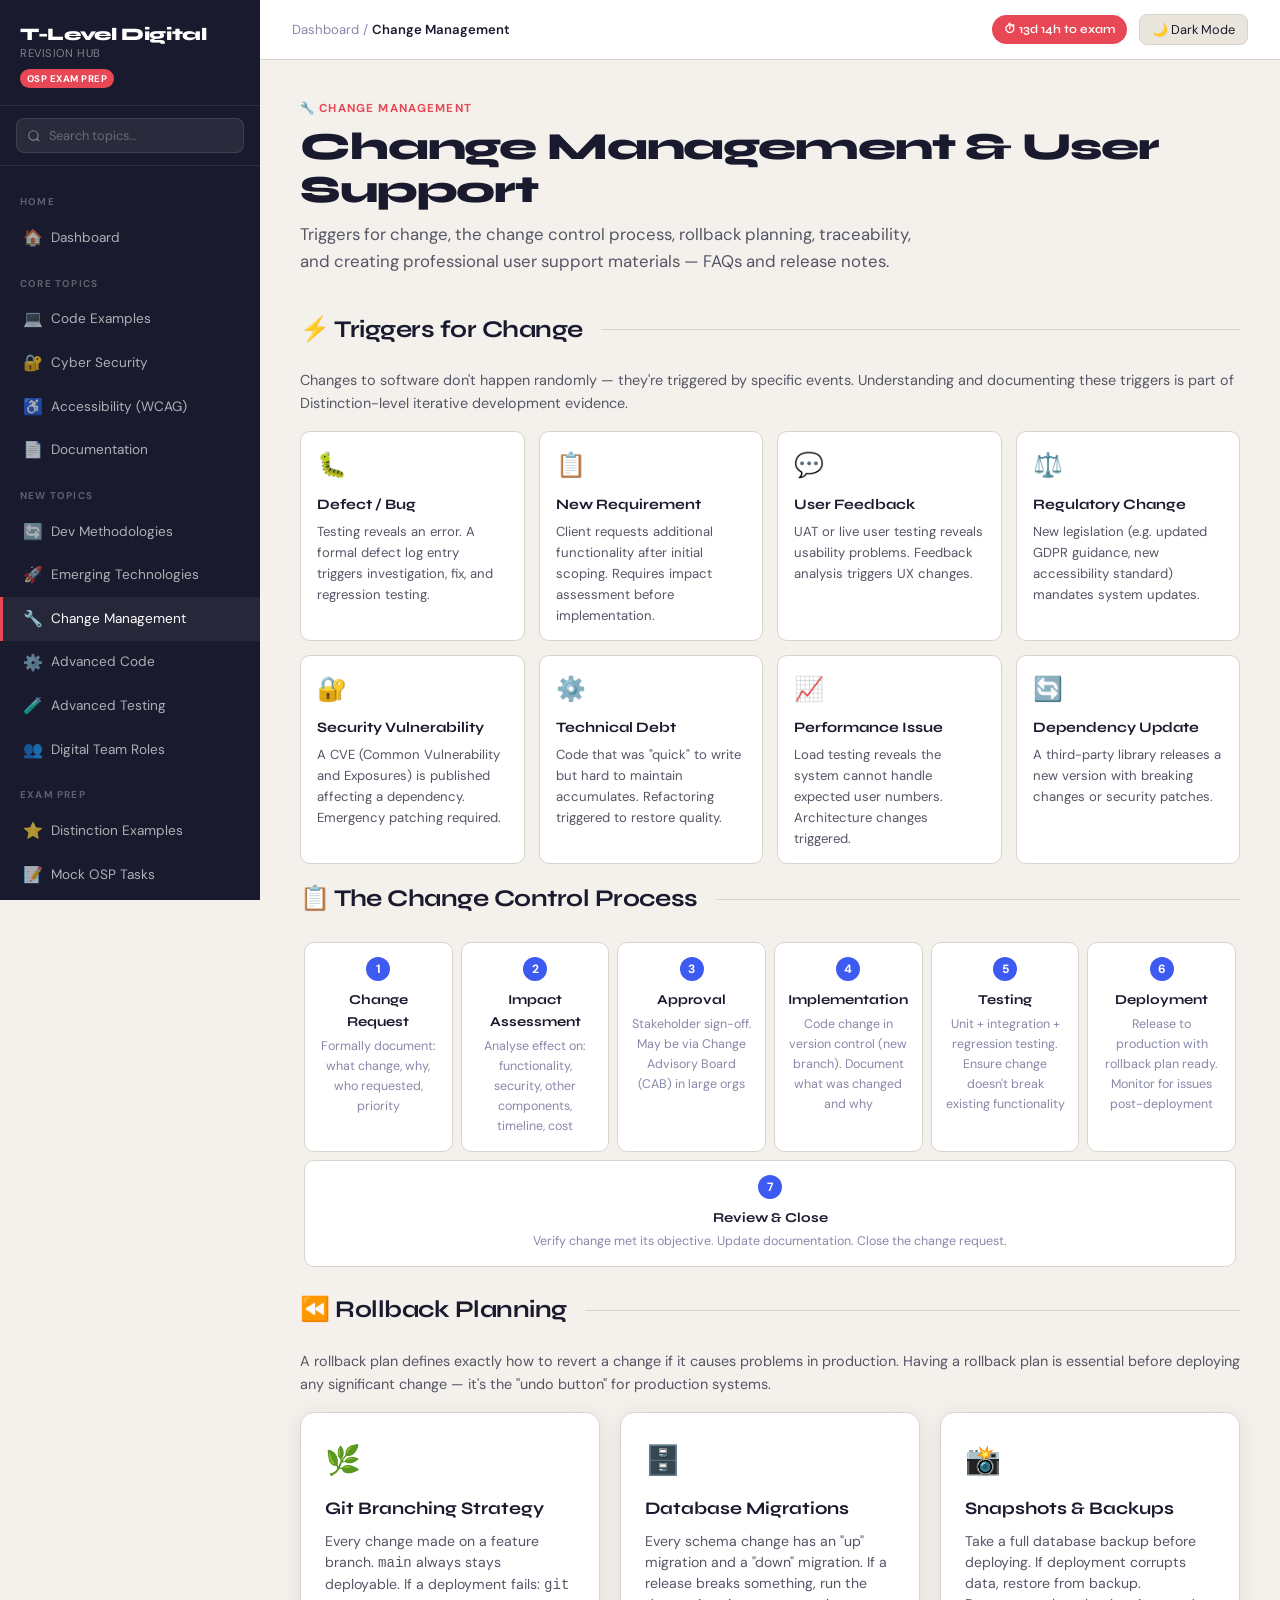
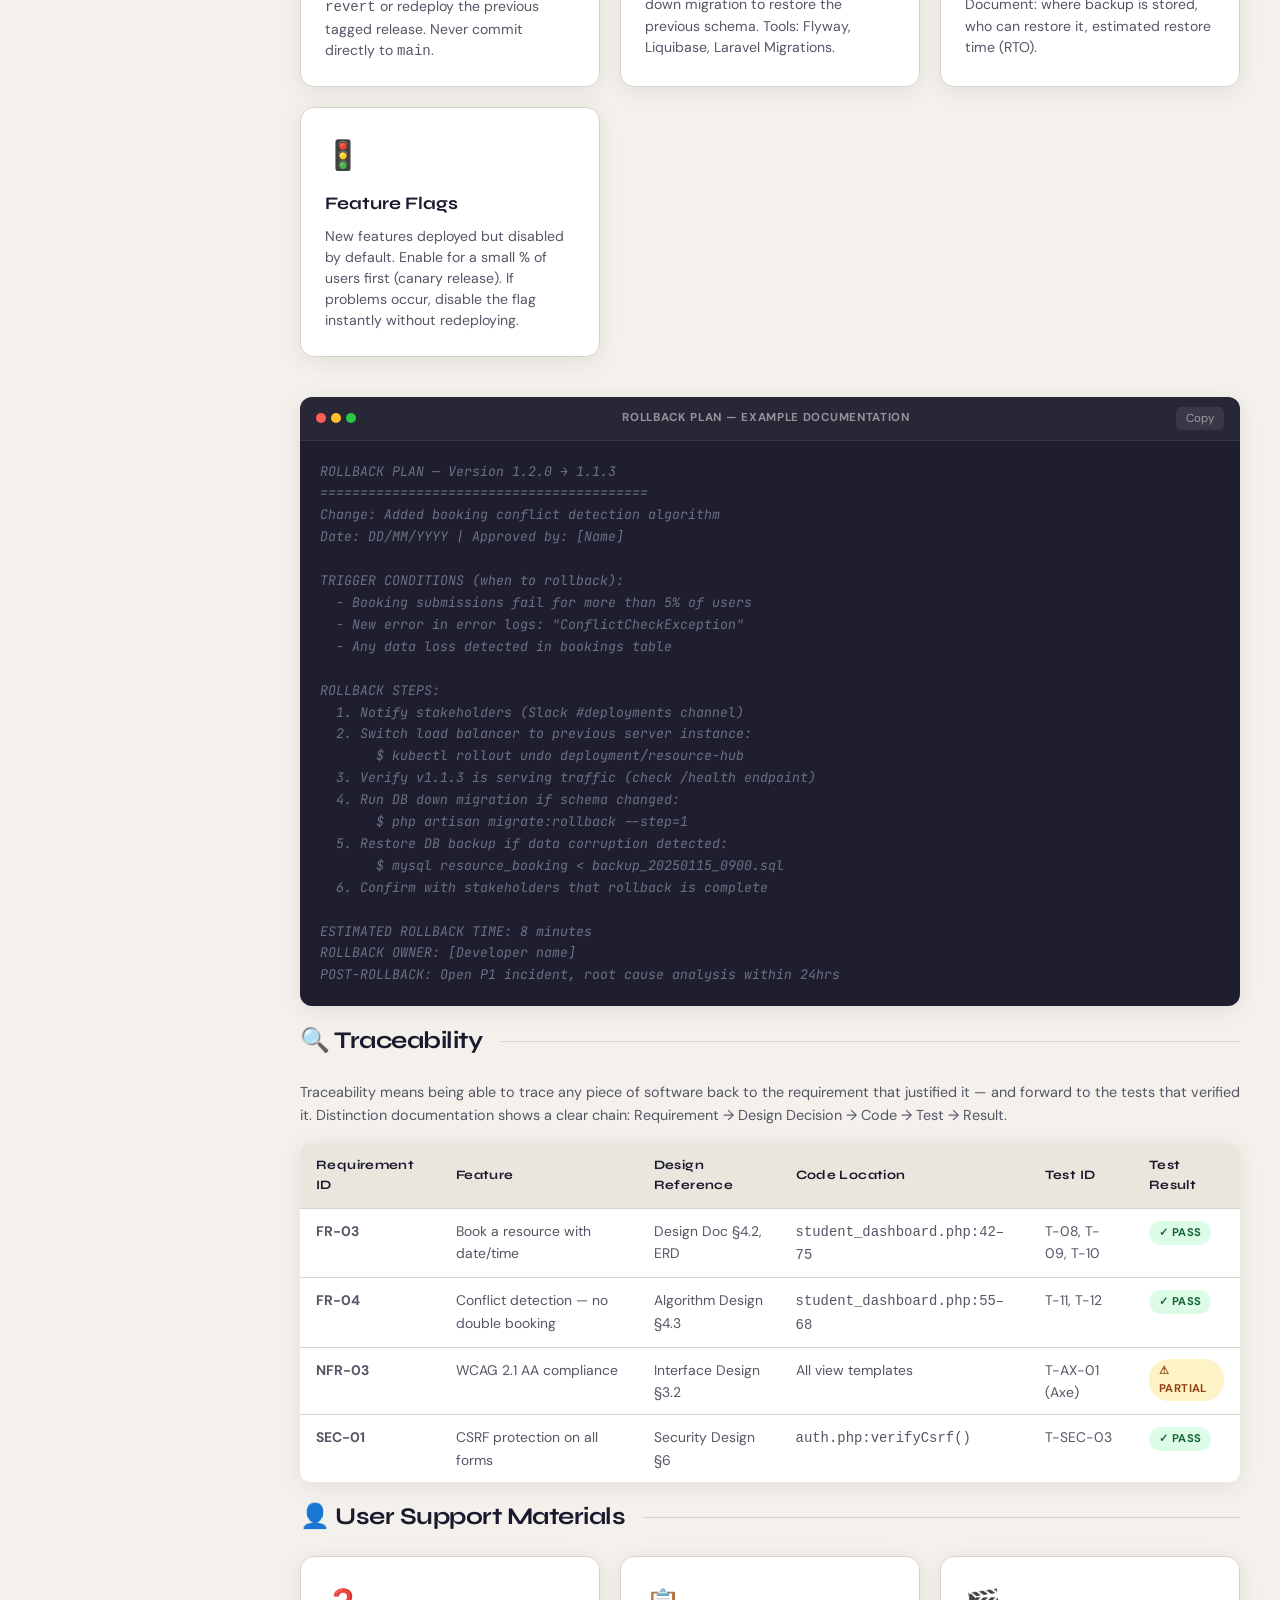
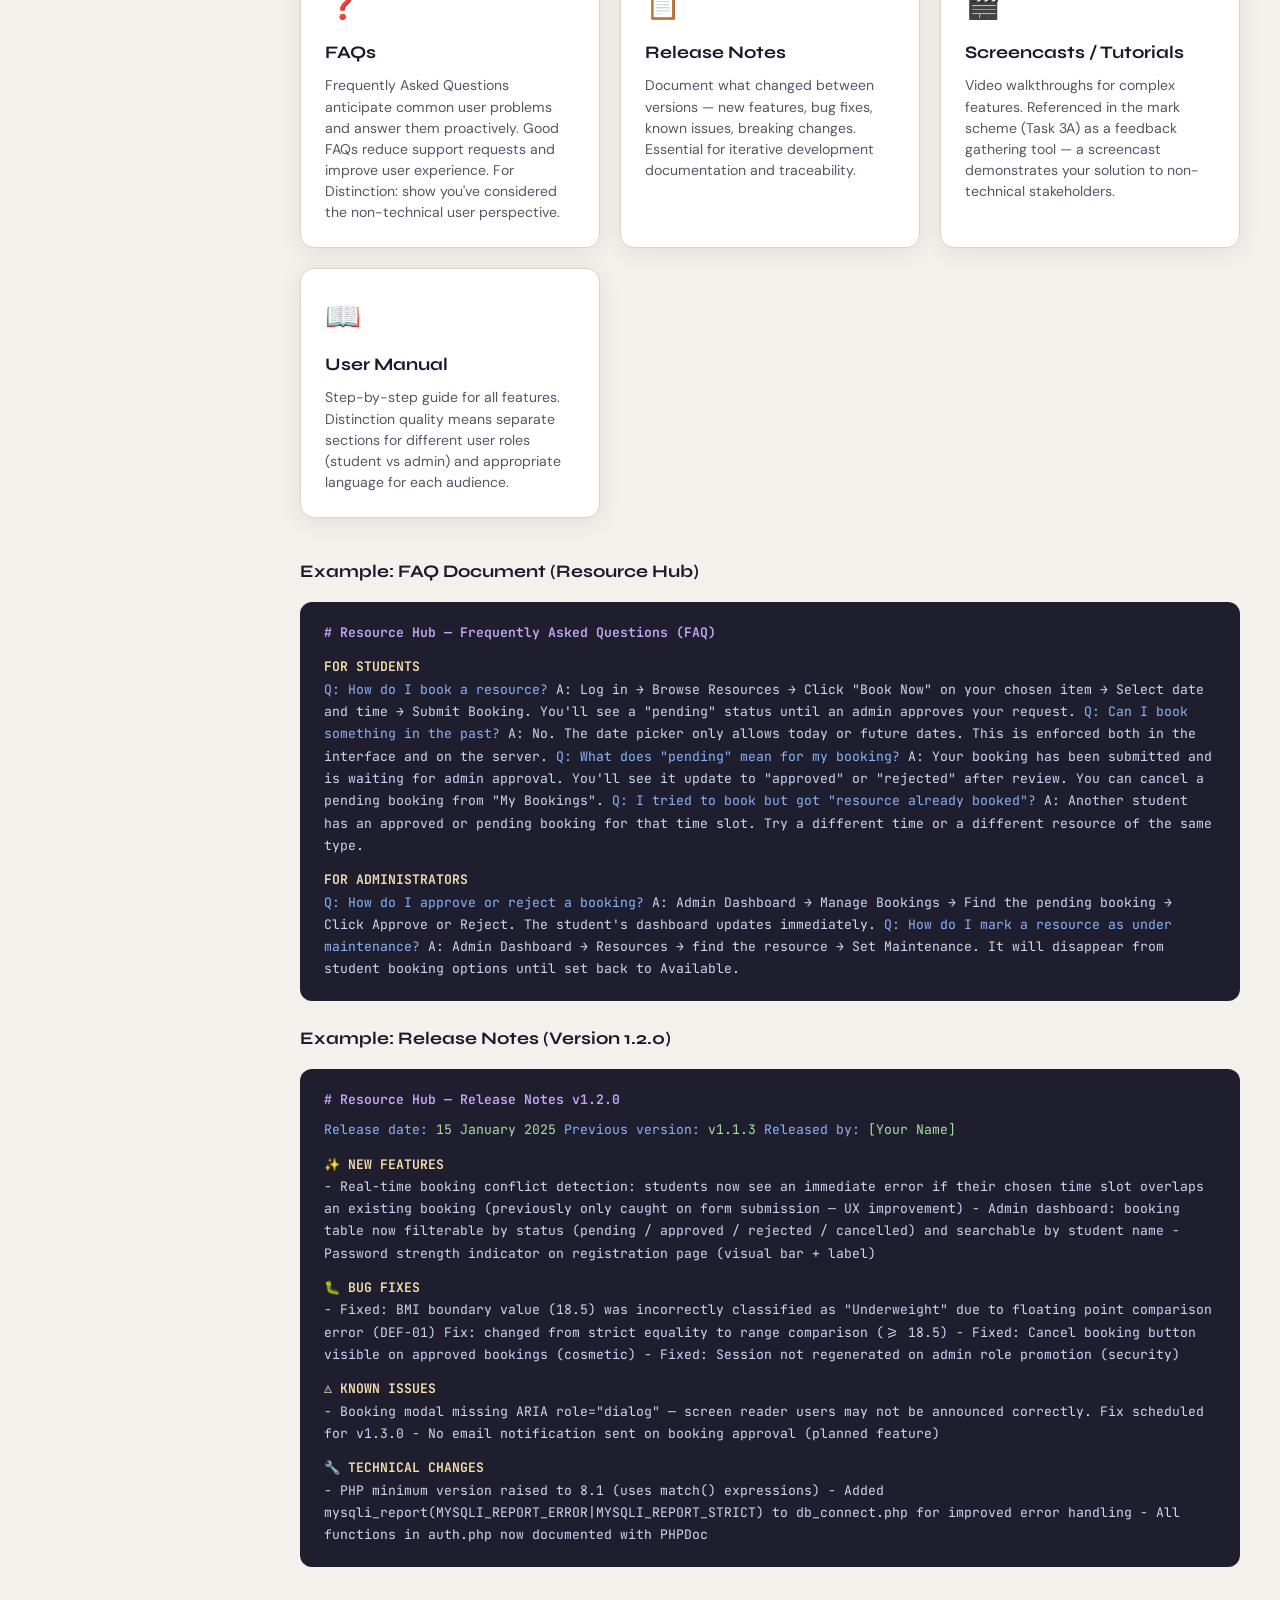
<file: pages/change-management.html>
<!DOCTYPE html>
<html lang="en">
<head>
  <meta charset="UTF-8" />
  <meta name="viewport" content="width=device-width, initial-scale=1.0" />
  <title>Change Management – T-Level Revision Hub</title>
  <link rel="stylesheet" href="../assets/css/style.css" />
  <style>
    .process-flow {
      display: flex;
      flex-wrap: wrap;
      gap: 0;
      margin: 20px 0;
      position: relative;
    }
    .process-step {
      flex: 1;
      min-width: 130px;
      background: var(--bg-card);
      border: 1px solid var(--border);
      border-radius: 10px;
      padding: 14px 12px;
      text-align: center;
      font-size: 0.82rem;
      position: relative;
      margin: 4px;
    }
    .process-step .step-num {
      display: inline-block;
      width: 24px; height: 24px;
      background: var(--accent-2);
      color: #fff;
      border-radius: 50%;
      font-weight: 700;
      font-size: 0.75rem;
      line-height: 24px;
      margin-bottom: 8px;
    }
    .process-step h4 {
      font-family: var(--font-display);
      font-size: 0.85rem;
      font-weight: 700;
      color: var(--text-primary);
      margin-bottom: 4px;
    }
    .process-step p { color: var(--text-muted); font-size: 0.78rem; margin: 0; }

    .example-doc {
      background: var(--code-bg);
      border-radius: 12px;
      padding: 20px 24px;
      font-family: var(--font-mono);
      font-size: 0.82rem;
      color: var(--code-text);
      line-height: 1.7;
      margin: 16px 0;
      overflow-x: auto;
    }
    .example-doc .doc-header { color: #cba6f7; font-weight: 600; margin-bottom: 8px; display: block; }
    .example-doc .doc-label { color: #89b4fa; }
    .example-doc .doc-value { color: #a6e3a1; }
    .example-doc .doc-section { color: #f9e2af; font-weight: 600; margin-top: 12px; display: block; }
    .example-doc .doc-body { color: #cdd6f4; }
    .example-doc .doc-muted { color: #6c7086; font-style: italic; }

    .trigger-grid {
      display: grid;
      grid-template-columns: repeat(auto-fill, minmax(220px, 1fr));
      gap: 14px;
      margin: 16px 0;
    }
    .trigger-item {
      background: var(--bg-card);
      border: 1px solid var(--border);
      border-radius: 10px;
      padding: 14px 16px;
    }
    .trigger-item .trigger-icon { font-size: 1.5rem; margin-bottom: 8px; }
    .trigger-item h4 { font-family: var(--font-display); font-size: 0.9rem; font-weight: 700; color: var(--text-primary); margin-bottom: 5px; }
    .trigger-item p { font-size: 0.82rem; color: var(--text-secondary); margin: 0; }
  </style>
</head>
<body>
<div class="app-layout">
  <aside class="sidebar" id="sidebar">
    <div class="sidebar-header">
      <div class="sidebar-logo">T-Level Digital<span>Revision Hub</span></div>
      <div class="sidebar-badge">OSP Exam Prep</div>
    </div>
    <div class="sidebar-search"><input type="search" id="sidebarSearch" placeholder="Search topics…" /></div>
    <nav class="sidebar-nav">
      <div class="nav-section-label">Home</div>
      <a href="../index.html" class="nav-item"><span class="nav-icon">🏠</span> Dashboard</a>
      <div class="nav-section-label">Core Topics</div>
      <a href="code-examples.html" class="nav-item"><span class="nav-icon">💻</span> Code Examples</a>
      <a href="security.html" class="nav-item"><span class="nav-icon">🔐</span> Cyber Security</a>
      <a href="accessibility.html" class="nav-item"><span class="nav-icon">♿</span> Accessibility (WCAG)</a>
      <a href="documentation.html" class="nav-item"><span class="nav-icon">📄</span> Documentation</a>
      <div class="nav-section-label">New Topics</div>
      <a href="methodologies.html" class="nav-item"><span class="nav-icon">🔄</span> Dev Methodologies</a>
      <a href="emerging-tech.html" class="nav-item"><span class="nav-icon">🚀</span> Emerging Technologies</a>
      <a href="change-management.html" class="nav-item active"><span class="nav-icon">🔧</span> Change Management</a>
      <a href="advanced-code.html" class="nav-item"><span class="nav-icon">⚙️</span> Advanced Code</a>
      <a href="advanced-testing.html" class="nav-item"><span class="nav-icon">🧪</span> Advanced Testing</a>
      <a href="team-roles.html" class="nav-item"><span class="nav-icon">👥</span> Digital Team Roles</a>
      <div class="nav-section-label">Exam Prep</div>
      <a href="distinction-examples.html" class="nav-item"><span class="nav-icon">⭐</span> Distinction Examples</a>
      <a href="mock-tasks.html" class="nav-item"><span class="nav-icon">📝</span> Mock OSP Tasks</a>
      <a href="checklists.html" class="nav-item"><span class="nav-icon">✅</span> Revision Checklists</a>
      <div class="nav-section-label">Your Work</div>
      <a href="your-project.html" class="nav-item"><span class="nav-icon">🔬</span> Your Project Analysis</a>
    </nav>
    <div class="sidebar-footer">T-Level Digital Production, Design &amp; Development · 2025</div>
  </aside>
  <div class="sidebar-overlay" id="sidebarOverlay"></div>

  <main class="main-content">
    <div class="topbar">
      <div class="topbar-left">
        <button class="hamburger" id="hamburger">☰</button>
        <div class="page-breadcrumb">Dashboard / <strong>Change Management</strong></div>
      </div>
      <div class="topbar-right">
        <div class="exam-countdown" id="examCountdown">⏱ Calculating…</div>
        <button class="theme-toggle" id="themeToggle">🌙 Dark Mode</button>
      </div>
    </div>

    <div class="page-content">
      <header class="page-header fade-up">
        <div class="eyebrow">🔧 Change Management</div>
        <h1>Change Management &amp; User Support</h1>
        <p>Triggers for change, the change control process, rollback planning, traceability, and creating professional user support materials — FAQs and release notes.</p>
      </header>

      <!-- Change Triggers -->
      <h2 class="section-title">⚡ Triggers for Change</h2>
      <p style="color:var(--text-secondary);font-size:0.9rem;margin-bottom:16px;">Changes to software don't happen randomly — they're triggered by specific events. Understanding and documenting these triggers is part of Distinction-level iterative development evidence.</p>

      <div class="trigger-grid">
        <div class="trigger-item">
          <div class="trigger-icon">🐛</div>
          <h4>Defect / Bug</h4>
          <p>Testing reveals an error. A formal defect log entry triggers investigation, fix, and regression testing.</p>
        </div>
        <div class="trigger-item">
          <div class="trigger-icon">📋</div>
          <h4>New Requirement</h4>
          <p>Client requests additional functionality after initial scoping. Requires impact assessment before implementation.</p>
        </div>
        <div class="trigger-item">
          <div class="trigger-icon">💬</div>
          <h4>User Feedback</h4>
          <p>UAT or live user testing reveals usability problems. Feedback analysis triggers UX changes.</p>
        </div>
        <div class="trigger-item">
          <div class="trigger-icon">⚖️</div>
          <h4>Regulatory Change</h4>
          <p>New legislation (e.g. updated GDPR guidance, new accessibility standard) mandates system updates.</p>
        </div>
        <div class="trigger-item">
          <div class="trigger-icon">🔐</div>
          <h4>Security Vulnerability</h4>
          <p>A CVE (Common Vulnerability and Exposures) is published affecting a dependency. Emergency patching required.</p>
        </div>
        <div class="trigger-item">
          <div class="trigger-icon">⚙️</div>
          <h4>Technical Debt</h4>
          <p>Code that was "quick" to write but hard to maintain accumulates. Refactoring triggered to restore quality.</p>
        </div>
        <div class="trigger-item">
          <div class="trigger-icon">📈</div>
          <h4>Performance Issue</h4>
          <p>Load testing reveals the system cannot handle expected user numbers. Architecture changes triggered.</p>
        </div>
        <div class="trigger-item">
          <div class="trigger-icon">🔄</div>
          <h4>Dependency Update</h4>
          <p>A third-party library releases a new version with breaking changes or security patches.</p>
        </div>
      </div>

      <!-- Change Control Process -->
      <h2 class="section-title">📋 The Change Control Process</h2>

      <div class="process-flow">
        <div class="process-step">
          <div class="step-num">1</div>
          <h4>Change Request</h4>
          <p>Formally document: what change, why, who requested, priority</p>
        </div>
        <div class="process-step">
          <div class="step-num">2</div>
          <h4>Impact Assessment</h4>
          <p>Analyse effect on: functionality, security, other components, timeline, cost</p>
        </div>
        <div class="process-step">
          <div class="step-num">3</div>
          <h4>Approval</h4>
          <p>Stakeholder sign-off. May be via Change Advisory Board (CAB) in large orgs</p>
        </div>
        <div class="process-step">
          <div class="step-num">4</div>
          <h4>Implementation</h4>
          <p>Code change in version control (new branch). Document what was changed and why</p>
        </div>
        <div class="process-step">
          <div class="step-num">5</div>
          <h4>Testing</h4>
          <p>Unit + integration + regression testing. Ensure change doesn't break existing functionality</p>
        </div>
        <div class="process-step">
          <div class="step-num">6</div>
          <h4>Deployment</h4>
          <p>Release to production with rollback plan ready. Monitor for issues post-deployment</p>
        </div>
        <div class="process-step">
          <div class="step-num">7</div>
          <h4>Review &amp; Close</h4>
          <p>Verify change met its objective. Update documentation. Close the change request.</p>
        </div>
      </div>

      <!-- Rollback Planning -->
      <h2 class="section-title">⏪ Rollback Planning</h2>
      <p style="color:var(--text-secondary);font-size:0.9rem;margin-bottom:16px;">A rollback plan defines exactly how to revert a change if it causes problems in production. Having a rollback plan is essential before deploying any significant change — it's the "undo button" for production systems.</p>

      <div class="card-grid">
        <div class="card">
          <div class="card-icon">🌿</div>
          <h3>Git Branching Strategy</h3>
          <p>Every change made on a feature branch. <code>main</code> always stays deployable. If a deployment fails: <code>git revert</code> or redeploy the previous tagged release. Never commit directly to <code>main</code>.</p>
        </div>
        <div class="card">
          <div class="card-icon">🗄️</div>
          <h3>Database Migrations</h3>
          <p>Every schema change has an "up" migration and a "down" migration. If a release breaks something, run the down migration to restore the previous schema. Tools: Flyway, Liquibase, Laravel Migrations.</p>
        </div>
        <div class="card">
          <div class="card-icon">📸</div>
          <h3>Snapshots &amp; Backups</h3>
          <p>Take a full database backup before deploying. If deployment corrupts data, restore from backup. Document: where backup is stored, who can restore it, estimated restore time (RTO).</p>
        </div>
        <div class="card">
          <div class="card-icon">🚦</div>
          <h3>Feature Flags</h3>
          <p>New features deployed but disabled by default. Enable for a small % of users first (canary release). If problems occur, disable the flag instantly without redeploying.</p>
        </div>
      </div>

      <div class="code-block">
        <div class="code-header">
          <div class="code-dots"><span class="code-dot red"></span><span class="code-dot yellow"></span><span class="code-dot green"></span></div>
          <span class="code-lang">Rollback Plan — Example Documentation</span>
          <button class="copy-btn">Copy</button>
        </div>
        <pre><span class="cmt">ROLLBACK PLAN — Version 1.2.0 → 1.1.3
=========================================
Change: Added booking conflict detection algorithm
Date: DD/MM/YYYY | Approved by: [Name]

TRIGGER CONDITIONS (when to rollback):
  - Booking submissions fail for more than 5% of users
  - New error in error logs: "ConflictCheckException"
  - Any data loss detected in bookings table

ROLLBACK STEPS:
  1. Notify stakeholders (Slack #deployments channel)
  2. Switch load balancer to previous server instance:
       $ kubectl rollout undo deployment/resource-hub
  3. Verify v1.1.3 is serving traffic (check /health endpoint)
  4. Run DB down migration if schema changed:
       $ php artisan migrate:rollback --step=1
  5. Restore DB backup if data corruption detected:
       $ mysql resource_booking < backup_20250115_0900.sql
  6. Confirm with stakeholders that rollback is complete

ESTIMATED ROLLBACK TIME: 8 minutes
ROLLBACK OWNER: [Developer name]
POST-ROLLBACK: Open P1 incident, root cause analysis within 24hrs</span></pre>
      </div>

      <!-- Traceability -->
      <h2 class="section-title">🔍 Traceability</h2>
      <p style="color:var(--text-secondary);font-size:0.9rem;margin-bottom:16px;">Traceability means being able to trace any piece of software back to the requirement that justified it — and forward to the tests that verified it. Distinction documentation shows a clear chain: Requirement → Design Decision → Code → Test → Result.</p>

      <table>
        <thead>
          <tr><th>Requirement ID</th><th>Feature</th><th>Design Reference</th><th>Code Location</th><th>Test ID</th><th>Test Result</th></tr>
        </thead>
        <tbody>
          <tr>
            <td><strong>FR-03</strong></td>
            <td>Book a resource with date/time</td>
            <td>Design Doc §4.2, ERD</td>
            <td><code>student_dashboard.php:42–75</code></td>
            <td>T-08, T-09, T-10</td>
            <td><span class="tag tag-green">✓ Pass</span></td>
          </tr>
          <tr>
            <td><strong>FR-04</strong></td>
            <td>Conflict detection — no double booking</td>
            <td>Algorithm Design §4.3</td>
            <td><code>student_dashboard.php:55–68</code></td>
            <td>T-11, T-12</td>
            <td><span class="tag tag-green">✓ Pass</span></td>
          </tr>
          <tr>
            <td><strong>NFR-03</strong></td>
            <td>WCAG 2.1 AA compliance</td>
            <td>Interface Design §3.2</td>
            <td>All view templates</td>
            <td>T-AX-01 (Axe)</td>
            <td><span class="tag tag-amber">⚠ Partial</span></td>
          </tr>
          <tr>
            <td><strong>SEC-01</strong></td>
            <td>CSRF protection on all forms</td>
            <td>Security Design §6</td>
            <td><code>auth.php:verifyCsrf()</code></td>
            <td>T-SEC-03</td>
            <td><span class="tag tag-green">✓ Pass</span></td>
          </tr>
        </tbody>
      </table>

      <!-- User Support -->
      <h2 class="section-title">👤 User Support Materials</h2>

      <div class="card-grid">
        <div class="card">
          <div class="card-icon">❓</div>
          <h3>FAQs</h3>
          <p>Frequently Asked Questions anticipate common user problems and answer them proactively. Good FAQs reduce support requests and improve user experience. For Distinction: show you've considered the non-technical user perspective.</p>
        </div>
        <div class="card">
          <div class="card-icon">📋</div>
          <h3>Release Notes</h3>
          <p>Document what changed between versions — new features, bug fixes, known issues, breaking changes. Essential for iterative development documentation and traceability.</p>
        </div>
        <div class="card">
          <div class="card-icon">🎬</div>
          <h3>Screencasts / Tutorials</h3>
          <p>Video walkthroughs for complex features. Referenced in the mark scheme (Task 3A) as a feedback gathering tool — a screencast demonstrates your solution to non-technical stakeholders.</p>
        </div>
        <div class="card">
          <div class="card-icon">📖</div>
          <h3>User Manual</h3>
          <p>Step-by-step guide for all features. Distinction quality means separate sections for different user roles (student vs admin) and appropriate language for each audience.</p>
        </div>
      </div>

      <!-- Example FAQ -->
      <h3 style="font-family:var(--font-display);font-size:1.1rem;margin:24px 0 12px;">Example: FAQ Document (Resource Hub)</h3>
      <div class="example-doc">
<span class="doc-header"># Resource Hub — Frequently Asked Questions (FAQ)</span>
<span class="doc-section">FOR STUDENTS</span>
<span class="doc-label">Q: How do I book a resource?</span>
<span class="doc-body">A: Log in → Browse Resources → Click "Book Now" on your chosen item
   → Select date and time → Submit Booking. You'll see a "pending" status
   until an admin approves your request.</span>

<span class="doc-label">Q: Can I book something in the past?</span>
<span class="doc-body">A: No. The date picker only allows today or future dates. This is
   enforced both in the interface and on the server.</span>

<span class="doc-label">Q: What does "pending" mean for my booking?</span>
<span class="doc-body">A: Your booking has been submitted and is waiting for admin approval.
   You'll see it update to "approved" or "rejected" after review.
   You can cancel a pending booking from "My Bookings".</span>

<span class="doc-label">Q: I tried to book but got "resource already booked"?</span>
<span class="doc-body">A: Another student has an approved or pending booking for that time slot.
   Try a different time or a different resource of the same type.</span>

<span class="doc-section">FOR ADMINISTRATORS</span>
<span class="doc-label">Q: How do I approve or reject a booking?</span>
<span class="doc-body">A: Admin Dashboard → Manage Bookings → Find the pending booking
   → Click Approve or Reject. The student's dashboard updates immediately.</span>

<span class="doc-label">Q: How do I mark a resource as under maintenance?</span>
<span class="doc-body">A: Admin Dashboard → Resources → find the resource → Set Maintenance.
   It will disappear from student booking options until set back to Available.</span>
      </div>

      <!-- Example Release Notes -->
      <h3 style="font-family:var(--font-display);font-size:1.1rem;margin:24px 0 12px;">Example: Release Notes (Version 1.2.0)</h3>
      <div class="example-doc">
<span class="doc-header"># Resource Hub — Release Notes v1.2.0</span>
<span class="doc-label">Release date:</span> <span class="doc-value">15 January 2025</span>
<span class="doc-label">Previous version:</span> <span class="doc-value">v1.1.3</span>
<span class="doc-label">Released by:</span> <span class="doc-value">[Your Name]</span>

<span class="doc-section">✨ NEW FEATURES</span>
<span class="doc-body">- Real-time booking conflict detection: students now see an immediate
  error if their chosen time slot overlaps an existing booking
  (previously only caught on form submission — UX improvement)
- Admin dashboard: booking table now filterable by status (pending /
  approved / rejected / cancelled) and searchable by student name
- Password strength indicator on registration page (visual bar + label)</span>

<span class="doc-section">🐛 BUG FIXES</span>
<span class="doc-body">- Fixed: BMI boundary value (18.5) was incorrectly classified as
  "Underweight" due to floating point comparison error (DEF-01)
  Fix: changed from strict equality to range comparison (&gt;= 18.5)
- Fixed: Cancel booking button visible on approved bookings (cosmetic)
- Fixed: Session not regenerated on admin role promotion (security)</span>

<span class="doc-section">⚠️ KNOWN ISSUES</span>
<span class="doc-body">- Booking modal missing ARIA role="dialog" — screen reader users
  may not be announced correctly. Fix scheduled for v1.3.0
- No email notification sent on booking approval (planned feature)</span>

<span class="doc-section">🔧 TECHNICAL CHANGES</span>
<span class="doc-body">- PHP minimum version raised to 8.1 (uses match() expressions)
- Added mysqli_report(MYSQLI_REPORT_ERROR|MYSQLI_REPORT_STRICT)
  to db_connect.php for improved error handling
- All functions in auth.php now documented with PHPDoc</span>
      </div>

    </div>
  </main>
</div>
<script src="../assets/js/script.js"></script>
</body>
</html>
</file>
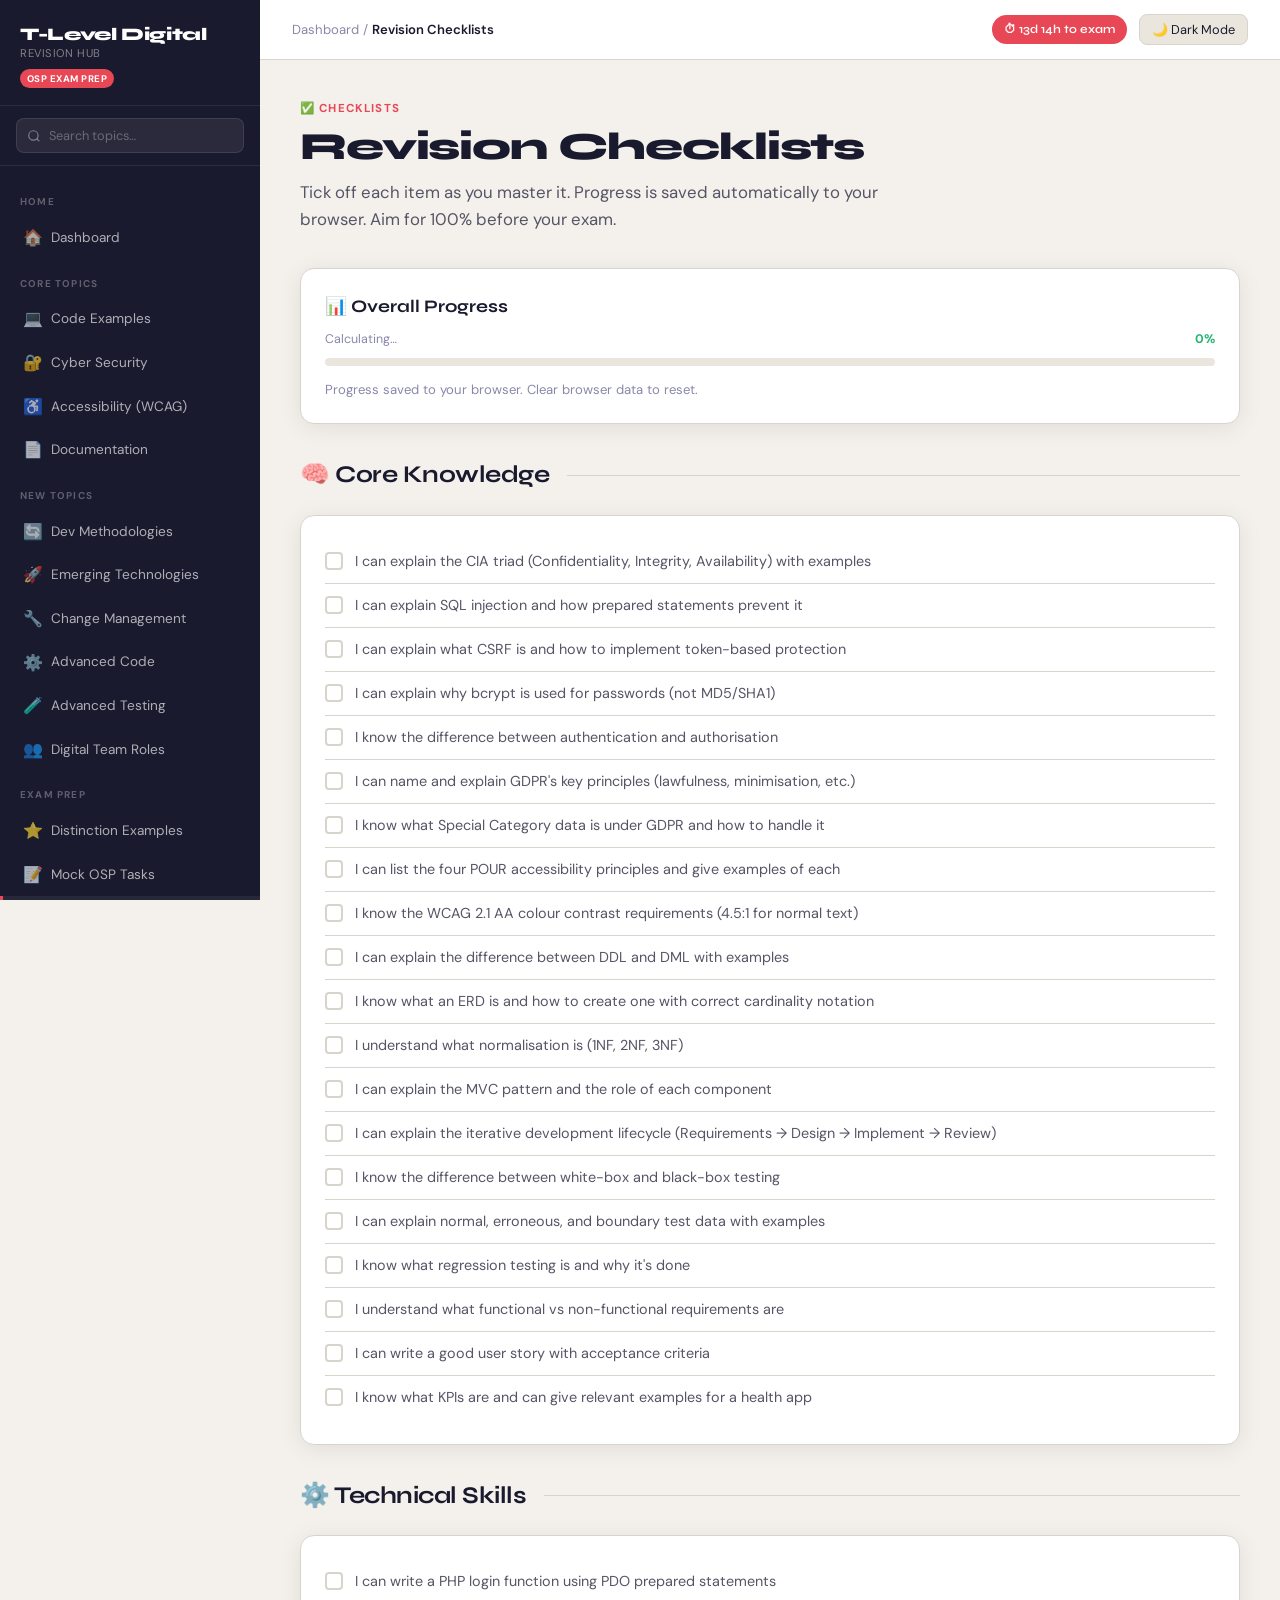
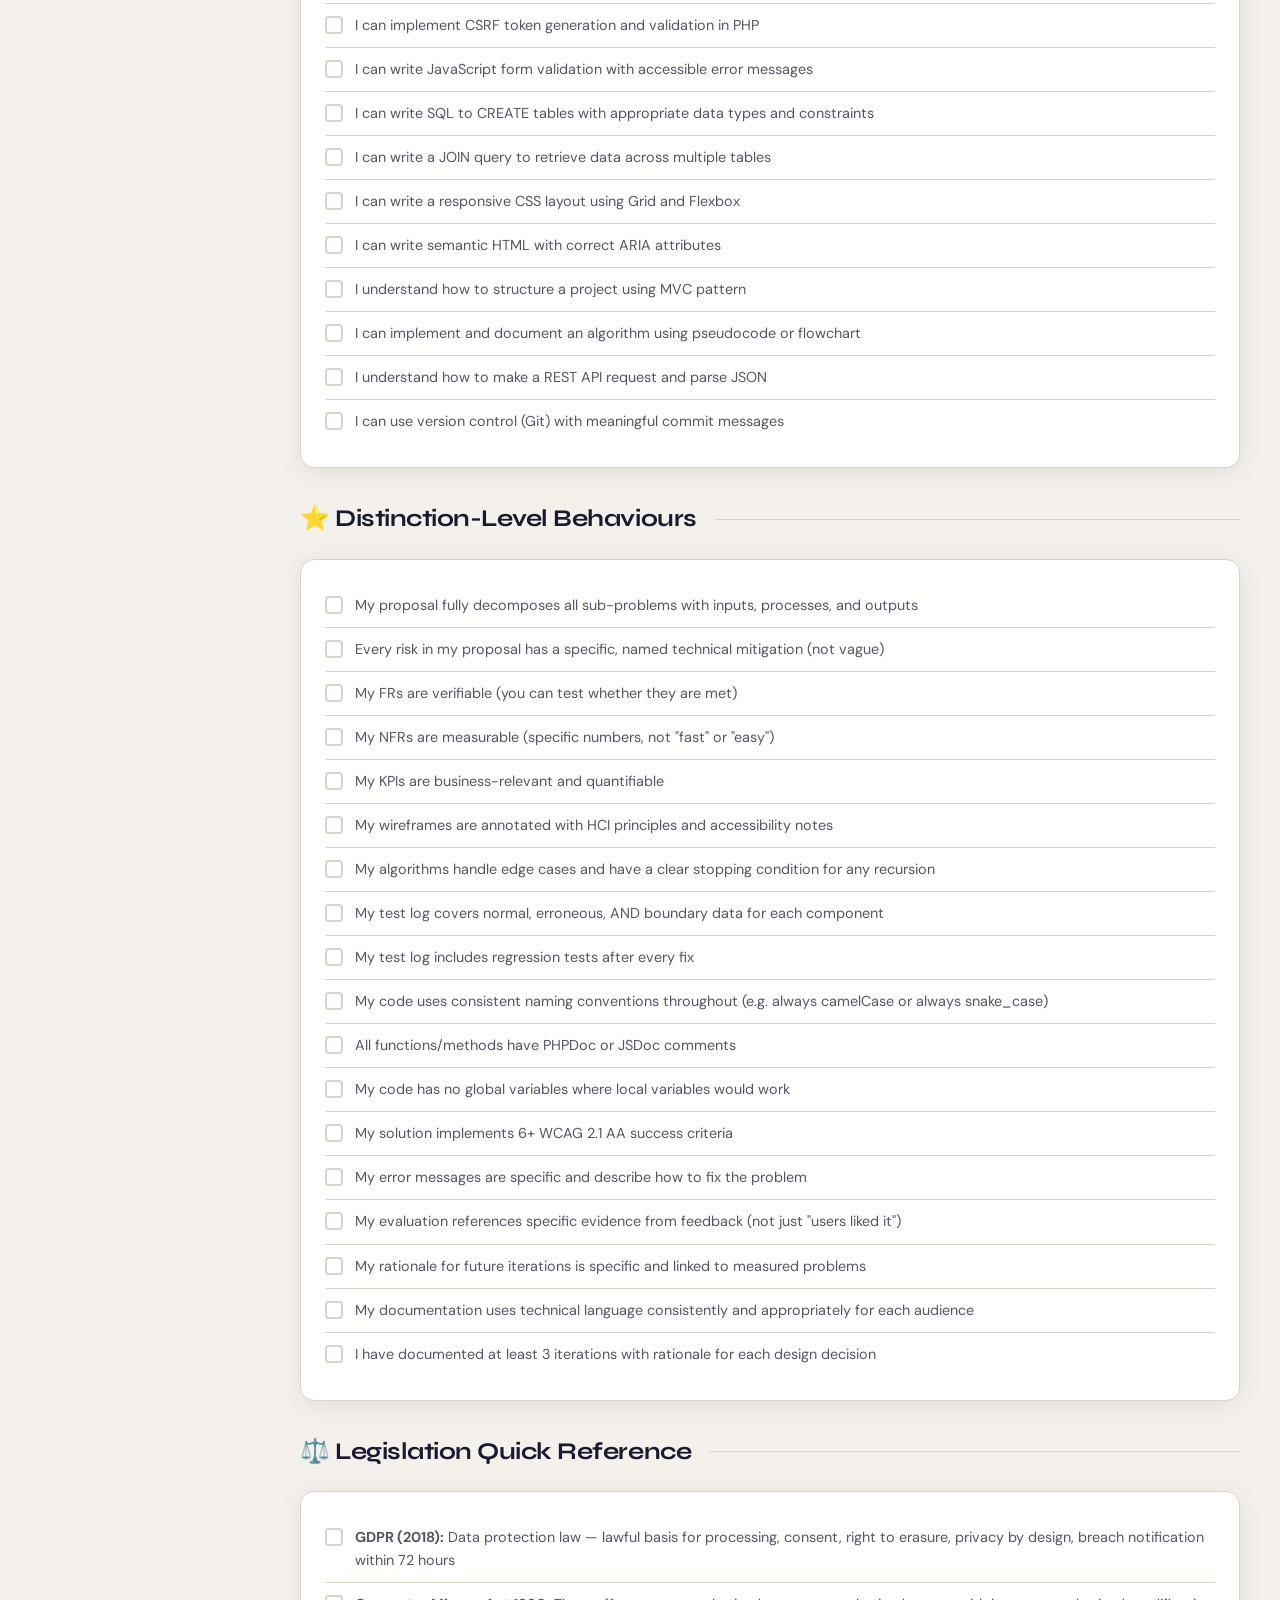
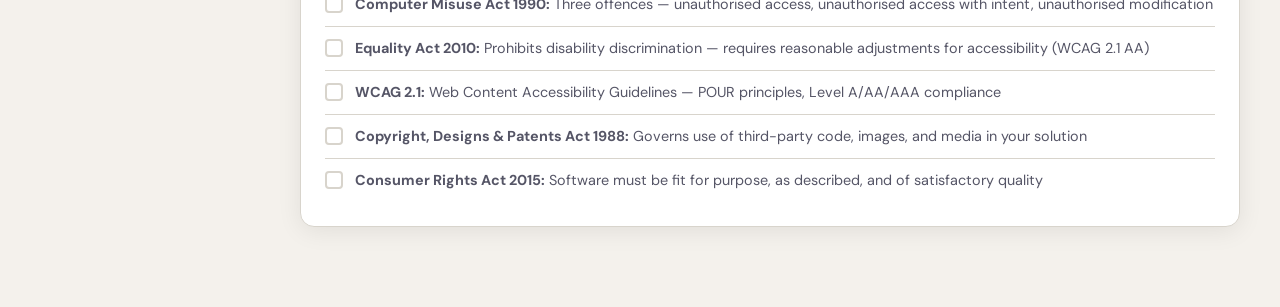
<file: pages/checklists.html>
<!DOCTYPE html>
<html lang="en">
<head>
  <meta charset="UTF-8" />
  <meta name="viewport" content="width=device-width, initial-scale=1.0" />
  <title>Revision Checklists – T-Level Revision Hub</title>
  <link rel="stylesheet" href="../assets/css/style.css" />
</head>
<body>
<div class="app-layout">
  <aside class="sidebar" id="sidebar">
    <div class="sidebar-header">
      <div class="sidebar-logo">T-Level Digital<span>Revision Hub</span></div>
      <div class="sidebar-badge">OSP Exam Prep</div>
    </div>
    <div class="sidebar-search"><input type="search" id="sidebarSearch" placeholder="Search topics…" /></div>
    <nav class="sidebar-nav">
      <div class="nav-section-label">Home</div>
      <a href="../index.html" class="nav-item"><span class="nav-icon">🏠</span> Dashboard</a>
      <div class="nav-section-label">Core Topics</div>
      <a href="code-examples.html" class="nav-item"><span class="nav-icon">💻</span> Code Examples</a>
      <a href="security.html" class="nav-item"><span class="nav-icon">🔐</span> Cyber Security</a>
      <a href="accessibility.html" class="nav-item"><span class="nav-icon">♿</span> Accessibility (WCAG)</a>
      <a href="documentation.html" class="nav-item"><span class="nav-icon">📄</span> Documentation</a>
      <div class="nav-section-label">New Topics</div>
      <a href="methodologies.html" class="nav-item"><span class="nav-icon">🔄</span> Dev Methodologies</a>
      <a href="emerging-tech.html" class="nav-item"><span class="nav-icon">🚀</span> Emerging Technologies</a>
      <a href="change-management.html" class="nav-item"><span class="nav-icon">🔧</span> Change Management</a>
      <a href="advanced-code.html" class="nav-item"><span class="nav-icon">⚙️</span> Advanced Code</a>
      <a href="advanced-testing.html" class="nav-item"><span class="nav-icon">🧪</span> Advanced Testing</a>
      <a href="team-roles.html" class="nav-item"><span class="nav-icon">👥</span> Digital Team Roles</a>
      <div class="nav-section-label">Exam Prep</div>
      <a href="distinction-examples.html" class="nav-item"><span class="nav-icon">⭐</span> Distinction Examples</a>
      <a href="mock-tasks.html" class="nav-item"><span class="nav-icon">📝</span> Mock OSP Tasks</a>
      <a href="checklists.html" class="nav-item active"><span class="nav-icon">✅</span> Revision Checklists</a>
          <div class="nav-section-label">Your Work</div>
      <a href="your-project.html" class="nav-item"><span class="nav-icon">🔬</span> Your Project Analysis</a>
    </nav>
    <div class="sidebar-footer">T-Level Digital Production, Design &amp; Development · 2025</div>
  </aside>
  <div class="sidebar-overlay" id="sidebarOverlay"></div>

  <main class="main-content">
    <div class="topbar">
      <div class="topbar-left">
        <button class="hamburger" id="hamburger">☰</button>
        <div class="page-breadcrumb">Dashboard / <strong>Revision Checklists</strong></div>
      </div>
      <div class="topbar-right">
        <div class="exam-countdown" id="examCountdown">⏱ Calculating…</div>
        <button class="theme-toggle" id="themeToggle">🌙 Dark Mode</button>
      </div>
    </div>

    <div class="page-content">
      <header class="page-header fade-up">
        <div class="eyebrow">✅ Checklists</div>
        <h1>Revision Checklists</h1>
        <p>Tick off each item as you master it. Progress is saved automatically to your browser. Aim for 100% before your exam.</p>
      </header>

      <!-- Overall Progress -->
      <div class="card" style="margin-bottom:32px;">
        <h3 style="font-family:var(--font-display);margin-bottom:8px;">📊 Overall Progress</h3>
        <div class="progress-label">
          <span id="progressLabel">Calculating…</span>
          <span id="progressPct" style="font-weight:700;color:var(--accent-3)">0%</span>
        </div>
        <div class="progress-bar-wrap">
          <div class="progress-bar-fill" id="progressFill" style="width:0%"></div>
        </div>
        <p style="font-size:0.82rem;color:var(--text-muted);">Progress saved to your browser. Clear browser data to reset.</p>
      </div>

      <!-- Knowledge Checklist -->
      <h2 class="section-title">🧠 Core Knowledge</h2>
      <div class="card">
        <ul class="checklist">
          <li><input type="checkbox" class="check-input"/><span>I can explain the CIA triad (Confidentiality, Integrity, Availability) with examples</span></li>
          <li><input type="checkbox" class="check-input"/><span>I can explain SQL injection and how prepared statements prevent it</span></li>
          <li><input type="checkbox" class="check-input"/><span>I can explain what CSRF is and how to implement token-based protection</span></li>
          <li><input type="checkbox" class="check-input"/><span>I can explain why bcrypt is used for passwords (not MD5/SHA1)</span></li>
          <li><input type="checkbox" class="check-input"/><span>I know the difference between authentication and authorisation</span></li>
          <li><input type="checkbox" class="check-input"/><span>I can name and explain GDPR's key principles (lawfulness, minimisation, etc.)</span></li>
          <li><input type="checkbox" class="check-input"/><span>I know what Special Category data is under GDPR and how to handle it</span></li>
          <li><input type="checkbox" class="check-input"/><span>I can list the four POUR accessibility principles and give examples of each</span></li>
          <li><input type="checkbox" class="check-input"/><span>I know the WCAG 2.1 AA colour contrast requirements (4.5:1 for normal text)</span></li>
          <li><input type="checkbox" class="check-input"/><span>I can explain the difference between DDL and DML with examples</span></li>
          <li><input type="checkbox" class="check-input"/><span>I know what an ERD is and how to create one with correct cardinality notation</span></li>
          <li><input type="checkbox" class="check-input"/><span>I understand what normalisation is (1NF, 2NF, 3NF)</span></li>
          <li><input type="checkbox" class="check-input"/><span>I can explain the MVC pattern and the role of each component</span></li>
          <li><input type="checkbox" class="check-input"/><span>I can explain the iterative development lifecycle (Requirements → Design → Implement → Review)</span></li>
          <li><input type="checkbox" class="check-input"/><span>I know the difference between white-box and black-box testing</span></li>
          <li><input type="checkbox" class="check-input"/><span>I can explain normal, erroneous, and boundary test data with examples</span></li>
          <li><input type="checkbox" class="check-input"/><span>I know what regression testing is and why it's done</span></li>
          <li><input type="checkbox" class="check-input"/><span>I understand what functional vs non-functional requirements are</span></li>
          <li><input type="checkbox" class="check-input"/><span>I can write a good user story with acceptance criteria</span></li>
          <li><input type="checkbox" class="check-input"/><span>I know what KPIs are and can give relevant examples for a health app</span></li>
        </ul>
      </div>

      <!-- Skills Checklist -->
      <h2 class="section-title" style="margin-top:32px;">⚙️ Technical Skills</h2>
      <div class="card">
        <ul class="checklist">
          <li><input type="checkbox" class="check-input"/><span>I can write a PHP login function using PDO prepared statements</span></li>
          <li><input type="checkbox" class="check-input"/><span>I can implement CSRF token generation and validation in PHP</span></li>
          <li><input type="checkbox" class="check-input"/><span>I can write JavaScript form validation with accessible error messages</span></li>
          <li><input type="checkbox" class="check-input"/><span>I can write SQL to CREATE tables with appropriate data types and constraints</span></li>
          <li><input type="checkbox" class="check-input"/><span>I can write a JOIN query to retrieve data across multiple tables</span></li>
          <li><input type="checkbox" class="check-input"/><span>I can write a responsive CSS layout using Grid and Flexbox</span></li>
          <li><input type="checkbox" class="check-input"/><span>I can write semantic HTML with correct ARIA attributes</span></li>
          <li><input type="checkbox" class="check-input"/><span>I understand how to structure a project using MVC pattern</span></li>
          <li><input type="checkbox" class="check-input"/><span>I can implement and document an algorithm using pseudocode or flowchart</span></li>
          <li><input type="checkbox" class="check-input"/><span>I understand how to make a REST API request and parse JSON</span></li>
          <li><input type="checkbox" class="check-input"/><span>I can use version control (Git) with meaningful commit messages</span></li>
        </ul>
      </div>

      <!-- Distinction Checklist -->
      <h2 class="section-title" style="margin-top:32px;">⭐ Distinction-Level Behaviours</h2>
      <div class="card">
        <ul class="checklist">
          <li><input type="checkbox" class="check-input"/><span>My proposal fully decomposes all sub-problems with inputs, processes, and outputs</span></li>
          <li><input type="checkbox" class="check-input"/><span>Every risk in my proposal has a specific, named technical mitigation (not vague)</span></li>
          <li><input type="checkbox" class="check-input"/><span>My FRs are verifiable (you can test whether they are met)</span></li>
          <li><input type="checkbox" class="check-input"/><span>My NFRs are measurable (specific numbers, not "fast" or "easy")</span></li>
          <li><input type="checkbox" class="check-input"/><span>My KPIs are business-relevant and quantifiable</span></li>
          <li><input type="checkbox" class="check-input"/><span>My wireframes are annotated with HCI principles and accessibility notes</span></li>
          <li><input type="checkbox" class="check-input"/><span>My algorithms handle edge cases and have a clear stopping condition for any recursion</span></li>
          <li><input type="checkbox" class="check-input"/><span>My test log covers normal, erroneous, AND boundary data for each component</span></li>
          <li><input type="checkbox" class="check-input"/><span>My test log includes regression tests after every fix</span></li>
          <li><input type="checkbox" class="check-input"/><span>My code uses consistent naming conventions throughout (e.g. always camelCase or always snake_case)</span></li>
          <li><input type="checkbox" class="check-input"/><span>All functions/methods have PHPDoc or JSDoc comments</span></li>
          <li><input type="checkbox" class="check-input"/><span>My code has no global variables where local variables would work</span></li>
          <li><input type="checkbox" class="check-input"/><span>My solution implements 6+ WCAG 2.1 AA success criteria</span></li>
          <li><input type="checkbox" class="check-input"/><span>My error messages are specific and describe how to fix the problem</span></li>
          <li><input type="checkbox" class="check-input"/><span>My evaluation references specific evidence from feedback (not just "users liked it")</span></li>
          <li><input type="checkbox" class="check-input"/><span>My rationale for future iterations is specific and linked to measured problems</span></li>
          <li><input type="checkbox" class="check-input"/><span>My documentation uses technical language consistently and appropriately for each audience</span></li>
          <li><input type="checkbox" class="check-input"/><span>I have documented at least 3 iterations with rationale for each design decision</span></li>
        </ul>
      </div>

      <!-- Legislation Quick Ref -->
      <h2 class="section-title" style="margin-top:32px;">⚖️ Legislation Quick Reference</h2>
      <div class="card">
        <ul class="checklist">
          <li><input type="checkbox" class="check-input"/><span><strong>GDPR (2018):</strong> Data protection law — lawful basis for processing, consent, right to erasure, privacy by design, breach notification within 72 hours</span></li>
          <li><input type="checkbox" class="check-input"/><span><strong>Computer Misuse Act 1990:</strong> Three offences — unauthorised access, unauthorised access with intent, unauthorised modification</span></li>
          <li><input type="checkbox" class="check-input"/><span><strong>Equality Act 2010:</strong> Prohibits disability discrimination — requires reasonable adjustments for accessibility (WCAG 2.1 AA)</span></li>
          <li><input type="checkbox" class="check-input"/><span><strong>WCAG 2.1:</strong> Web Content Accessibility Guidelines — POUR principles, Level A/AA/AAA compliance</span></li>
          <li><input type="checkbox" class="check-input"/><span><strong>Copyright, Designs &amp; Patents Act 1988:</strong> Governs use of third-party code, images, and media in your solution</span></li>
          <li><input type="checkbox" class="check-input"/><span><strong>Consumer Rights Act 2015:</strong> Software must be fit for purpose, as described, and of satisfactory quality</span></li>
        </ul>
      </div>

    </div>
  </main>
</div>
<script src="../assets/js/script.js"></script>
</body>
</html>
</file>
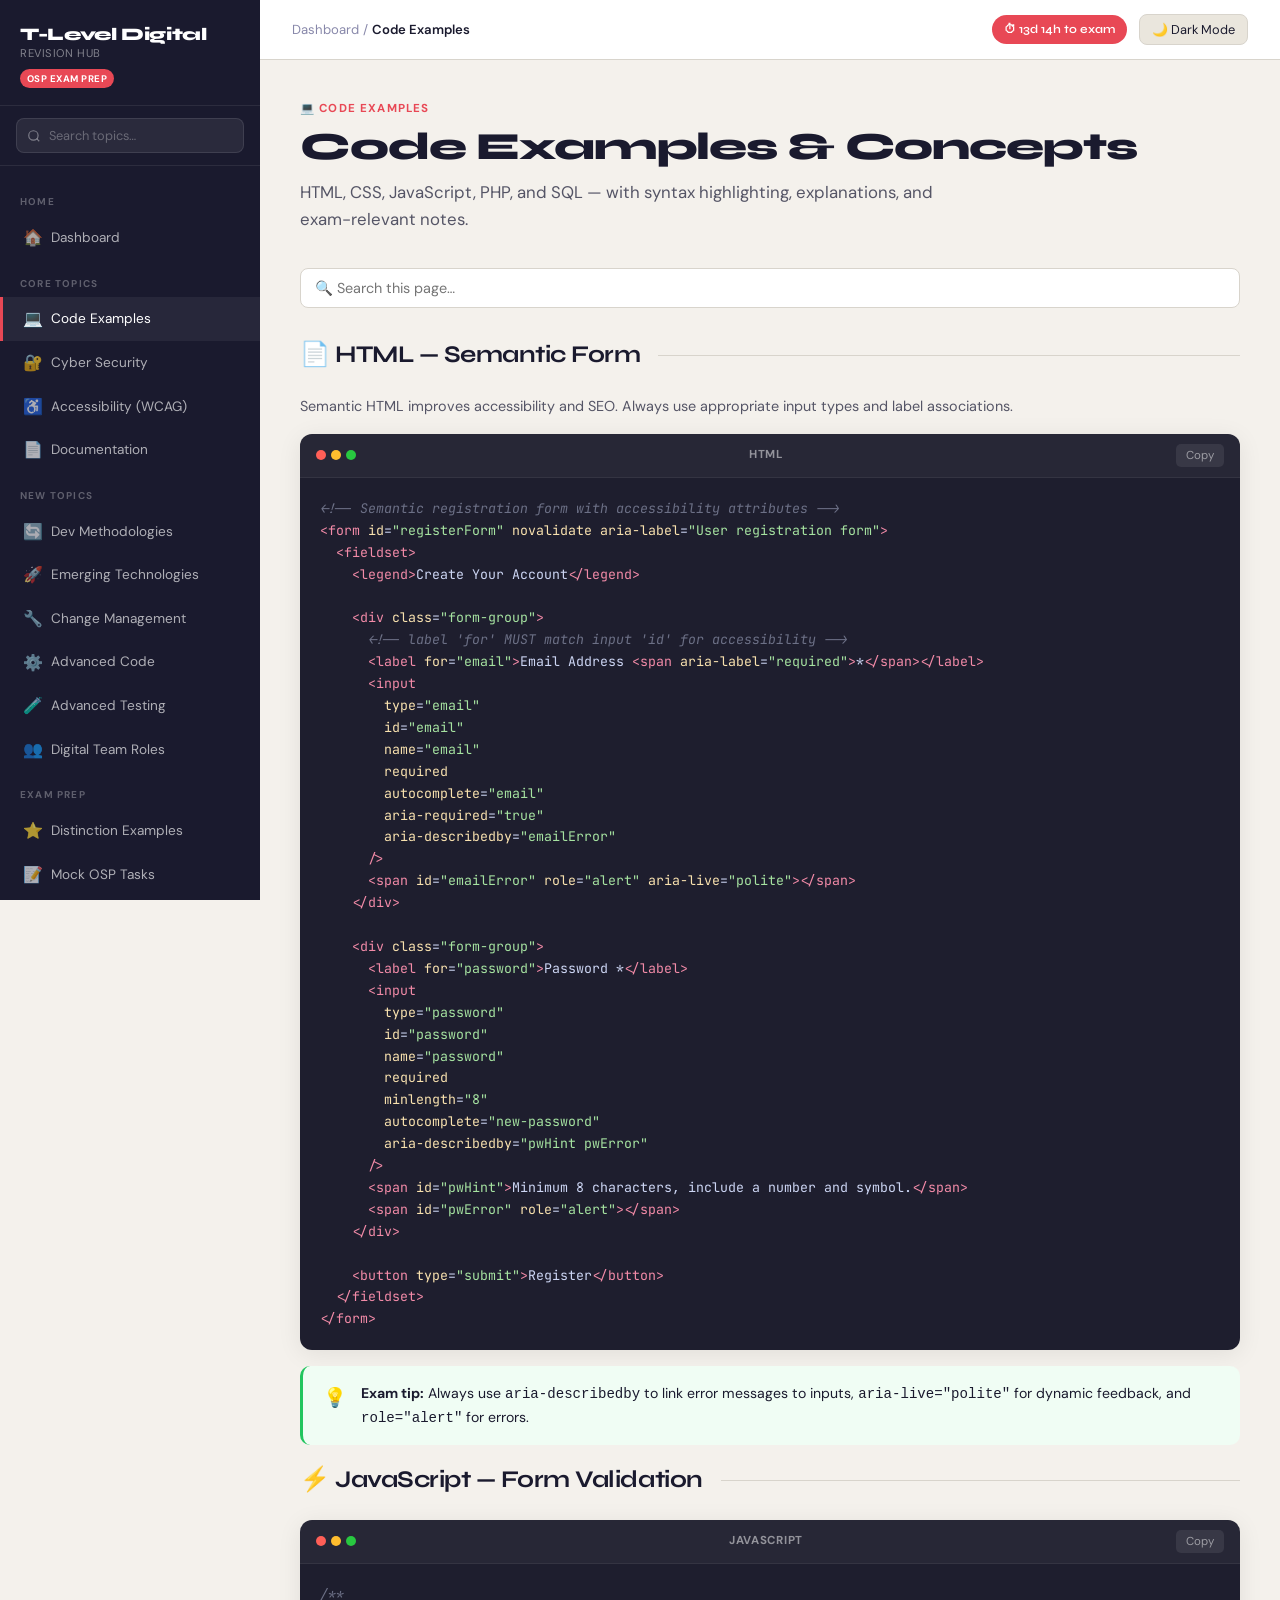
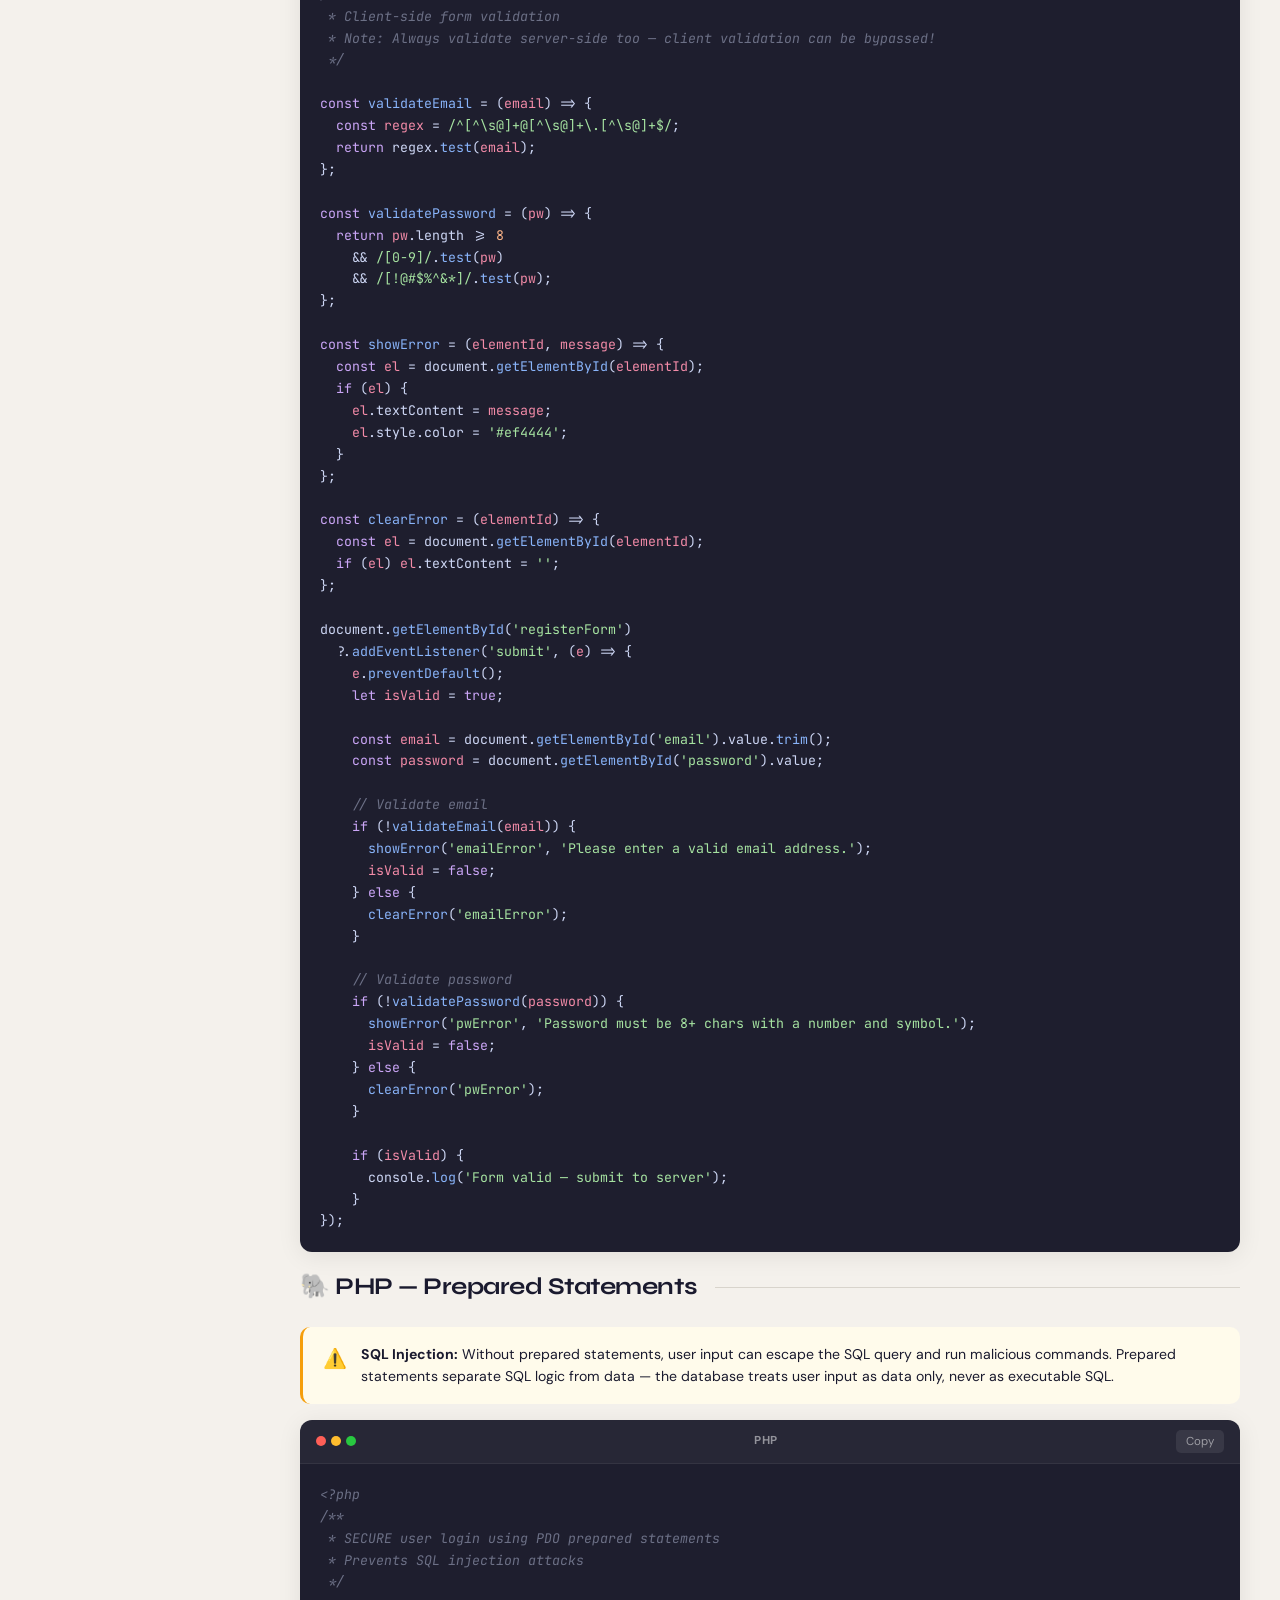
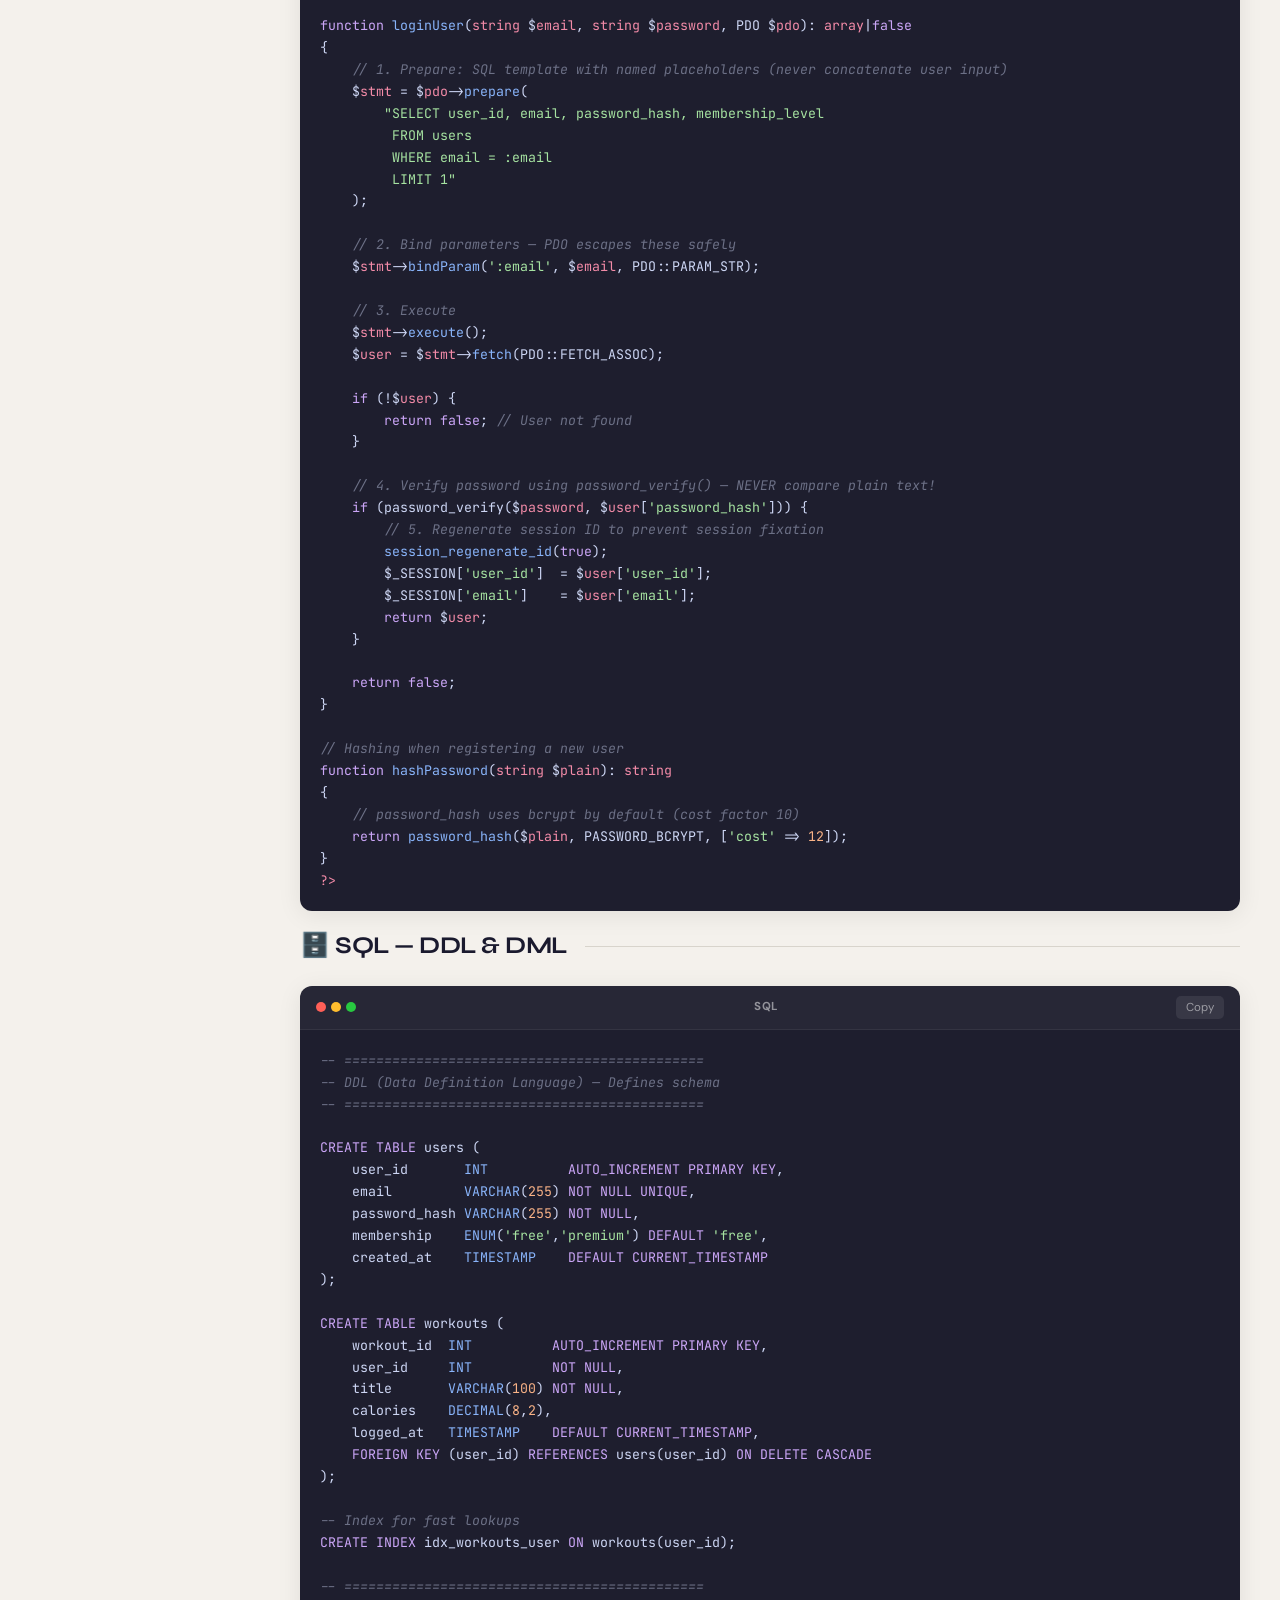
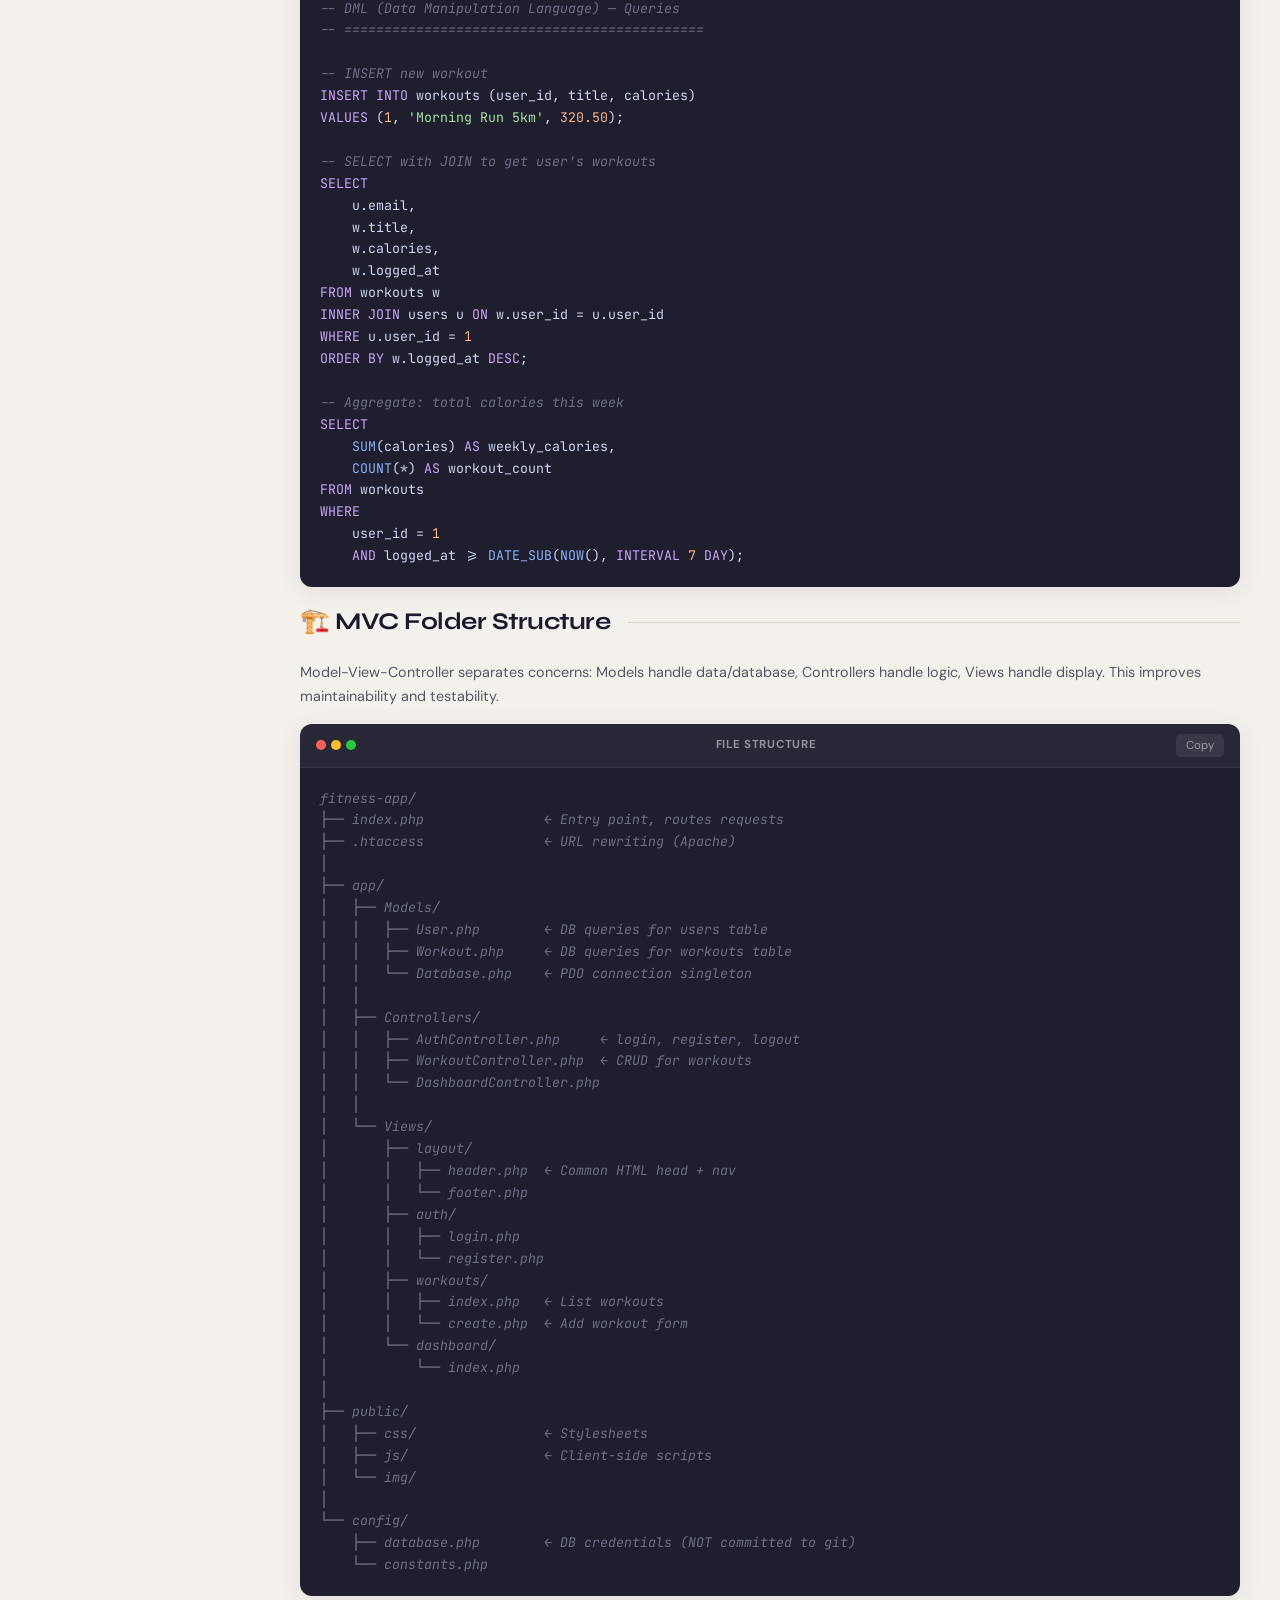
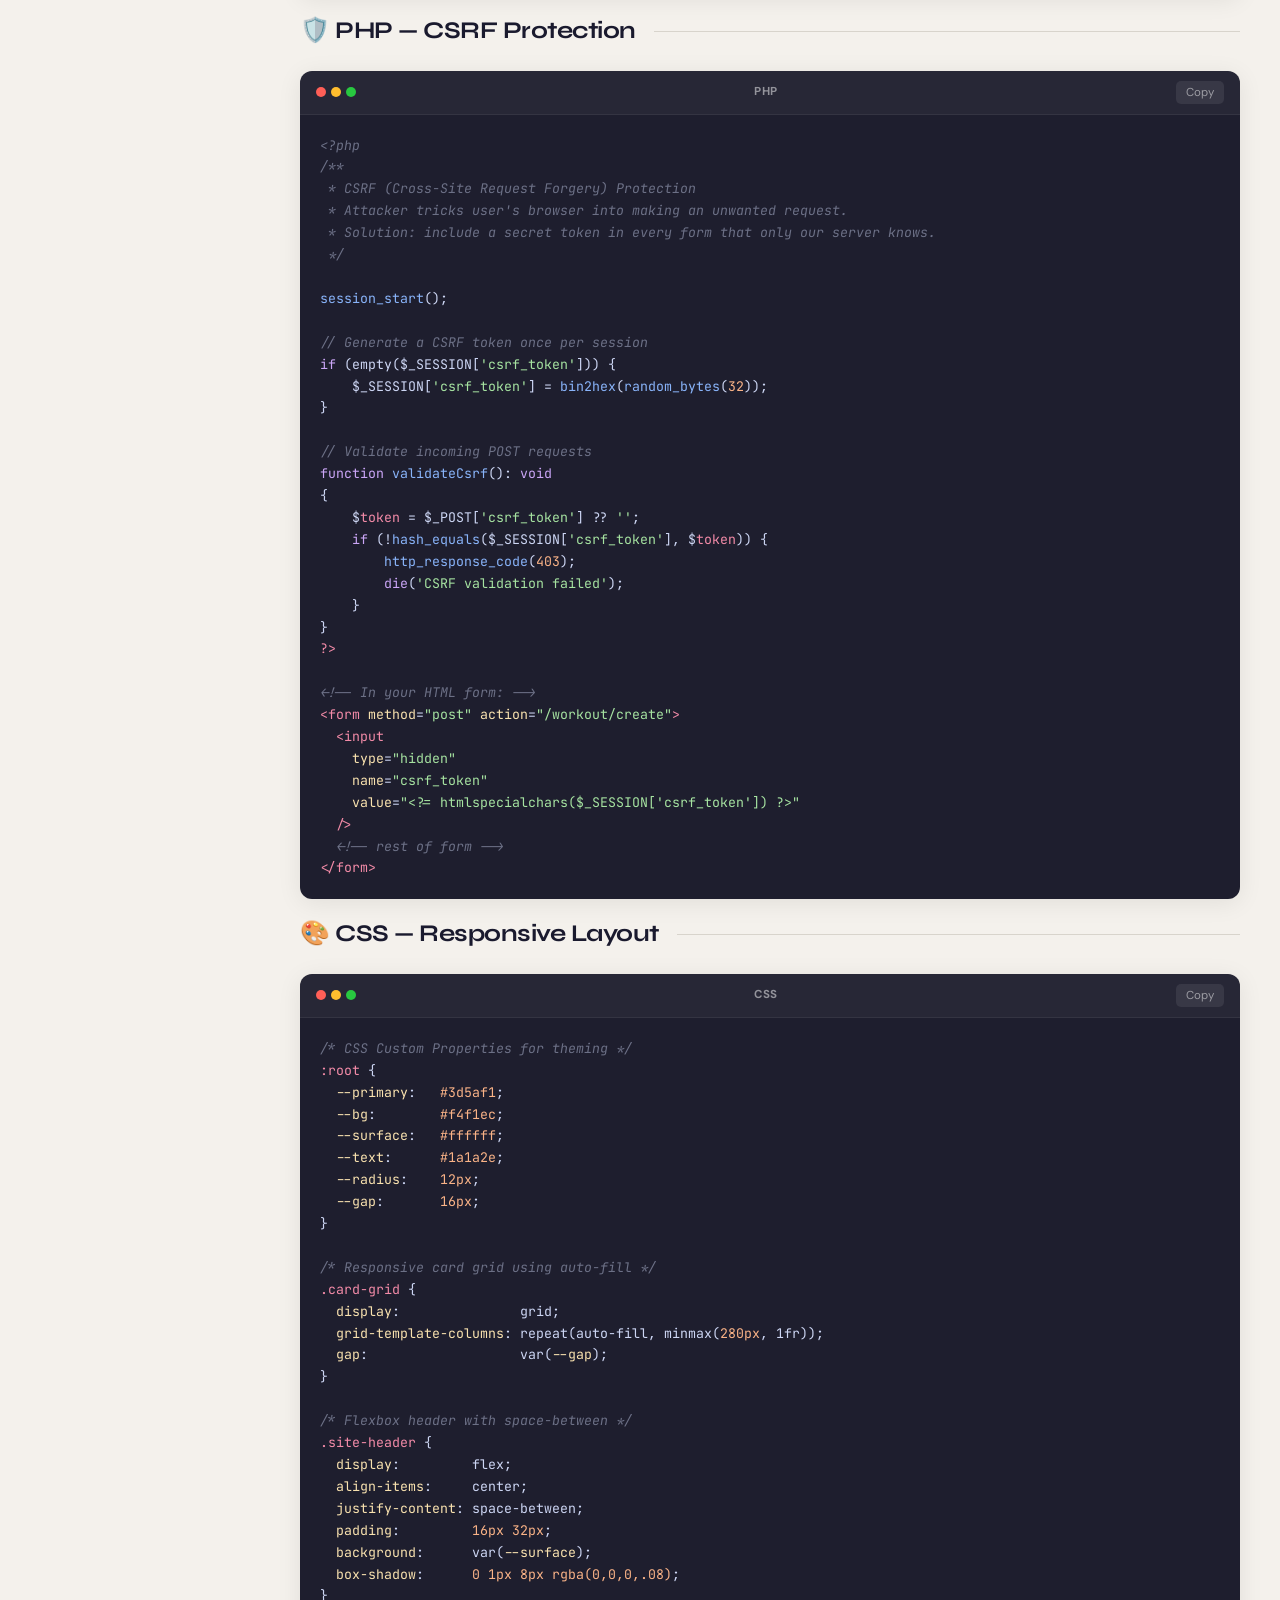
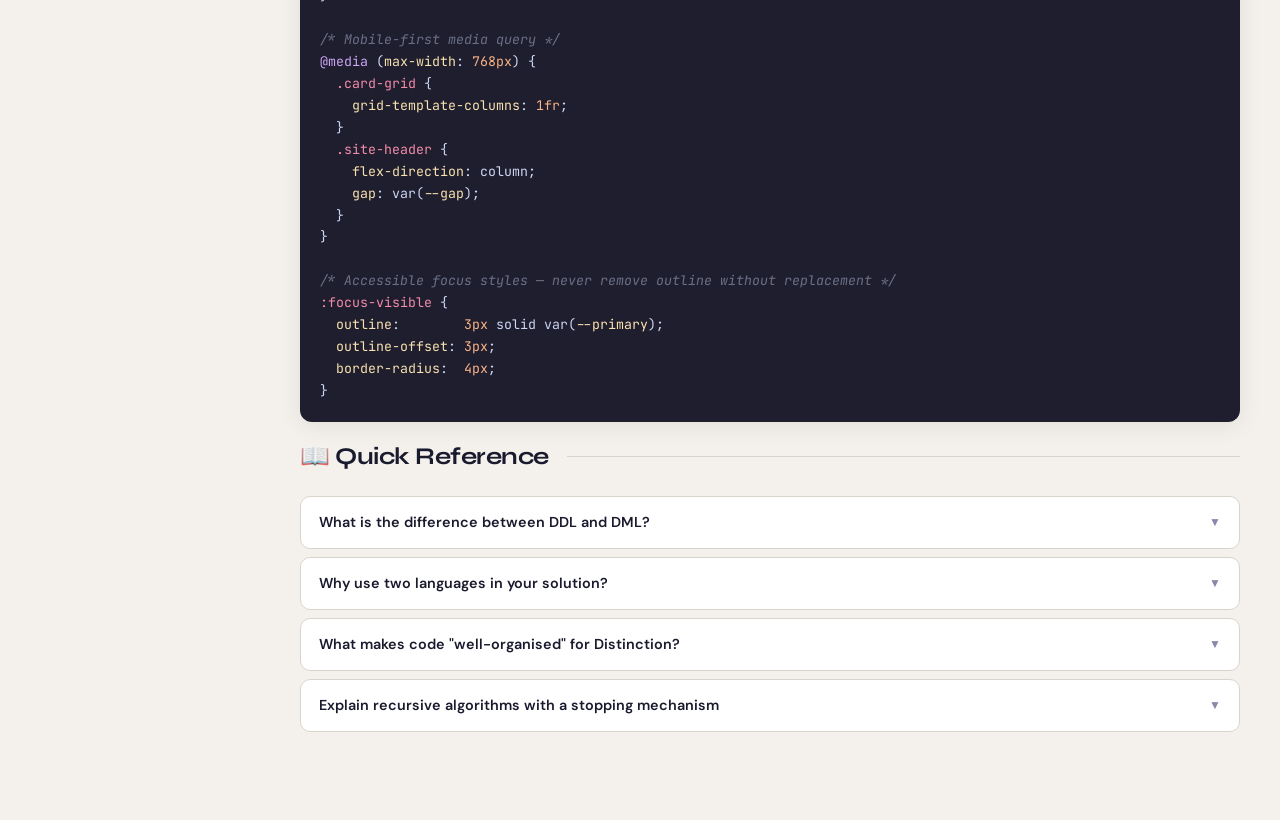
<file: pages/code-examples.html>
<!DOCTYPE html>
<html lang="en">
<head>
  <meta charset="UTF-8" />
  <meta name="viewport" content="width=device-width, initial-scale=1.0" />
  <title>Code Examples – T-Level Revision Hub</title>
  <link rel="stylesheet" href="../assets/css/style.css" />
</head>
<body>
<div class="app-layout">

  <aside class="sidebar" id="sidebar" role="navigation" aria-label="Main navigation">
    <div class="sidebar-header">
      <div class="sidebar-logo">T-Level Digital<span>Revision Hub</span></div>
      <div class="sidebar-badge">OSP Exam Prep</div>
    </div>
    <div class="sidebar-search">
      <input type="search" id="sidebarSearch" placeholder="Search topics…" aria-label="Search navigation" />
    </div>
    <nav class="sidebar-nav">
      <div class="nav-section-label">Home</div>
      <a href="../index.html" class="nav-item"><span class="nav-icon">🏠</span> Dashboard</a>
      <div class="nav-section-label">Core Topics</div>
      <a href="code-examples.html" class="nav-item active"><span class="nav-icon">💻</span> Code Examples</a>
      <a href="security.html" class="nav-item"><span class="nav-icon">🔐</span> Cyber Security</a>
      <a href="accessibility.html" class="nav-item"><span class="nav-icon">♿</span> Accessibility (WCAG)</a>
      <a href="documentation.html" class="nav-item"><span class="nav-icon">📄</span> Documentation</a>
      <div class="nav-section-label">New Topics</div>
      <a href="methodologies.html" class="nav-item"><span class="nav-icon">🔄</span> Dev Methodologies</a>
      <a href="emerging-tech.html" class="nav-item"><span class="nav-icon">🚀</span> Emerging Technologies</a>
      <a href="change-management.html" class="nav-item"><span class="nav-icon">🔧</span> Change Management</a>
      <a href="advanced-code.html" class="nav-item"><span class="nav-icon">⚙️</span> Advanced Code</a>
      <a href="advanced-testing.html" class="nav-item"><span class="nav-icon">🧪</span> Advanced Testing</a>
      <a href="team-roles.html" class="nav-item"><span class="nav-icon">👥</span> Digital Team Roles</a>
      <div class="nav-section-label">Exam Prep</div>
      <a href="distinction-examples.html" class="nav-item"><span class="nav-icon">⭐</span> Distinction Examples</a>
      <a href="mock-tasks.html" class="nav-item"><span class="nav-icon">📝</span> Mock OSP Tasks</a>
      <a href="checklists.html" class="nav-item"><span class="nav-icon">✅</span> Revision Checklists</a>
          <div class="nav-section-label">Your Work</div>
      <a href="your-project.html" class="nav-item"><span class="nav-icon">🔬</span> Your Project Analysis</a>
    </nav>
    <div class="sidebar-footer">T-Level Digital Production, Design &amp; Development · 2025</div>
  </aside>
  <div class="sidebar-overlay" id="sidebarOverlay"></div>

  <main class="main-content" role="main">
    <div class="topbar">
      <div class="topbar-left">
        <button class="hamburger" id="hamburger" aria-label="Toggle navigation">☰</button>
        <div class="page-breadcrumb">Dashboard / <strong>Code Examples</strong></div>
      </div>
      <div class="topbar-right">
        <div class="exam-countdown" id="examCountdown">⏱ Calculating…</div>
        <button class="theme-toggle" id="themeToggle">🌙 Dark Mode</button>
      </div>
    </div>

    <div class="page-content">
      <header class="page-header fade-up">
        <div class="eyebrow">💻 Code Examples</div>
        <h1>Code Examples &amp; Concepts</h1>
        <p>HTML, CSS, JavaScript, PHP, and SQL — with syntax highlighting, explanations, and exam-relevant notes.</p>
      </header>

      <!-- Search bar -->
      <input type="search" id="pageSearch" placeholder="🔍 Search this page…" style="width:100%;padding:10px 14px;border:1px solid var(--border);border-radius:8px;background:var(--bg-card);color:var(--text-primary);font-family:var(--font-body);font-size:0.9rem;margin-bottom:28px;outline:none;" />

      <!-- HTML -->
      <h2 class="section-title">📄 HTML — Semantic Form</h2>
      <p style="color:var(--text-secondary);margin-bottom:12px;font-size:0.9rem;">Semantic HTML improves accessibility and SEO. Always use appropriate input types and label associations.</p>

      <div class="code-block">
        <div class="code-header">
          <div class="code-dots"><span class="code-dot red"></span><span class="code-dot yellow"></span><span class="code-dot green"></span></div>
          <span class="code-lang">HTML</span>
          <button class="copy-btn">Copy</button>
        </div>
        <pre><span class="cmt">&lt;!-- Semantic registration form with accessibility attributes --&gt;</span>
<span class="var">&lt;form</span> <span class="att">id</span>=<span class="str">"registerForm"</span> <span class="att">novalidate</span> <span class="att">aria-label</span>=<span class="str">"User registration form"</span><span class="var">&gt;</span>
  <span class="var">&lt;fieldset&gt;</span>
    <span class="var">&lt;legend&gt;</span>Create Your Account<span class="var">&lt;/legend&gt;</span>

    <span class="var">&lt;div</span> <span class="att">class</span>=<span class="str">"form-group"</span><span class="var">&gt;</span>
      <span class="cmt">&lt;!-- label 'for' MUST match input 'id' for accessibility --&gt;</span>
      <span class="var">&lt;label</span> <span class="att">for</span>=<span class="str">"email"</span><span class="var">&gt;</span>Email Address <span class="var">&lt;span</span> <span class="att">aria-label</span>=<span class="str">"required"</span><span class="var">&gt;</span>*<span class="var">&lt;/span&gt;&lt;/label&gt;</span>
      <span class="var">&lt;input</span>
        <span class="att">type</span>=<span class="str">"email"</span>
        <span class="att">id</span>=<span class="str">"email"</span>
        <span class="att">name</span>=<span class="str">"email"</span>
        <span class="att">required</span>
        <span class="att">autocomplete</span>=<span class="str">"email"</span>
        <span class="att">aria-required</span>=<span class="str">"true"</span>
        <span class="att">aria-describedby</span>=<span class="str">"emailError"</span>
      <span class="var">/&gt;</span>
      <span class="var">&lt;span</span> <span class="att">id</span>=<span class="str">"emailError"</span> <span class="att">role</span>=<span class="str">"alert"</span> <span class="att">aria-live</span>=<span class="str">"polite"</span><span class="var">&gt;&lt;/span&gt;</span>
    <span class="var">&lt;/div&gt;</span>

    <span class="var">&lt;div</span> <span class="att">class</span>=<span class="str">"form-group"</span><span class="var">&gt;</span>
      <span class="var">&lt;label</span> <span class="att">for</span>=<span class="str">"password"</span><span class="var">&gt;</span>Password *<span class="var">&lt;/label&gt;</span>
      <span class="var">&lt;input</span>
        <span class="att">type</span>=<span class="str">"password"</span>
        <span class="att">id</span>=<span class="str">"password"</span>
        <span class="att">name</span>=<span class="str">"password"</span>
        <span class="att">required</span>
        <span class="att">minlength</span>=<span class="str">"8"</span>
        <span class="att">autocomplete</span>=<span class="str">"new-password"</span>
        <span class="att">aria-describedby</span>=<span class="str">"pwHint pwError"</span>
      <span class="var">/&gt;</span>
      <span class="var">&lt;span</span> <span class="att">id</span>=<span class="str">"pwHint"</span><span class="var">&gt;</span>Minimum 8 characters, include a number and symbol.<span class="var">&lt;/span&gt;</span>
      <span class="var">&lt;span</span> <span class="att">id</span>=<span class="str">"pwError"</span> <span class="att">role</span>=<span class="str">"alert"</span><span class="var">&gt;&lt;/span&gt;</span>
    <span class="var">&lt;/div&gt;</span>

    <span class="var">&lt;button</span> <span class="att">type</span>=<span class="str">"submit"</span><span class="var">&gt;</span>Register<span class="var">&lt;/button&gt;</span>
  <span class="var">&lt;/fieldset&gt;</span>
<span class="var">&lt;/form&gt;</span></pre>
      </div>

      <div class="info-box tip">
        <span class="info-icon">💡</span>
        <div><strong>Exam tip:</strong> Always use <code>aria-describedby</code> to link error messages to inputs, <code>aria-live="polite"</code> for dynamic feedback, and <code>role="alert"</code> for errors.</div>
      </div>

      <!-- JavaScript Form Validation -->
      <h2 class="section-title">⚡ JavaScript — Form Validation</h2>

      <div class="code-block">
        <div class="code-header">
          <div class="code-dots"><span class="code-dot red"></span><span class="code-dot yellow"></span><span class="code-dot green"></span></div>
          <span class="code-lang">JavaScript</span>
          <button class="copy-btn">Copy</button>
        </div>
        <pre><span class="cmt">/**
 * Client-side form validation
 * Note: Always validate server-side too — client validation can be bypassed!
 */</span>

<span class="kw">const</span> <span class="fn">validateEmail</span> = (<span class="var">email</span>) =&gt; {
  <span class="kw">const</span> <span class="var">regex</span> = <span class="str">/^[^\s@]+@[^\s@]+\.[^\s@]+$/</span>;
  <span class="kw">return</span> regex.<span class="fn">test</span>(<span class="var">email</span>);
};

<span class="kw">const</span> <span class="fn">validatePassword</span> = (<span class="var">pw</span>) =&gt; {
  <span class="kw">return</span> <span class="var">pw</span>.length &gt;= <span class="num">8</span>
    &amp;&amp; <span class="str">/[0-9]/</span>.<span class="fn">test</span>(<span class="var">pw</span>)
    &amp;&amp; <span class="str">/[!@#$%^&amp;*]/</span>.<span class="fn">test</span>(<span class="var">pw</span>);
};

<span class="kw">const</span> <span class="fn">showError</span> = (<span class="var">elementId</span>, <span class="var">message</span>) =&gt; {
  <span class="kw">const</span> <span class="var">el</span> = document.<span class="fn">getElementById</span>(<span class="var">elementId</span>);
  <span class="kw">if</span> (<span class="var">el</span>) {
    <span class="var">el</span>.textContent = <span class="var">message</span>;
    <span class="var">el</span>.style.color = <span class="str">'#ef4444'</span>;
  }
};

<span class="kw">const</span> <span class="fn">clearError</span> = (<span class="var">elementId</span>) =&gt; {
  <span class="kw">const</span> <span class="var">el</span> = document.<span class="fn">getElementById</span>(<span class="var">elementId</span>);
  <span class="kw">if</span> (<span class="var">el</span>) <span class="var">el</span>.textContent = <span class="str">''</span>;
};

document.<span class="fn">getElementById</span>(<span class="str">'registerForm'</span>)
  ?.<span class="fn">addEventListener</span>(<span class="str">'submit'</span>, (<span class="var">e</span>) =&gt; {
    <span class="var">e</span>.<span class="fn">preventDefault</span>();
    <span class="kw">let</span> <span class="var">isValid</span> = <span class="kw">true</span>;

    <span class="kw">const</span> <span class="var">email</span> = document.<span class="fn">getElementById</span>(<span class="str">'email'</span>).value.<span class="fn">trim</span>();
    <span class="kw">const</span> <span class="var">password</span> = document.<span class="fn">getElementById</span>(<span class="str">'password'</span>).value;

    <span class="cmt">// Validate email</span>
    <span class="kw">if</span> (!<span class="fn">validateEmail</span>(<span class="var">email</span>)) {
      <span class="fn">showError</span>(<span class="str">'emailError'</span>, <span class="str">'Please enter a valid email address.'</span>);
      <span class="var">isValid</span> = <span class="kw">false</span>;
    } <span class="kw">else</span> {
      <span class="fn">clearError</span>(<span class="str">'emailError'</span>);
    }

    <span class="cmt">// Validate password</span>
    <span class="kw">if</span> (!<span class="fn">validatePassword</span>(<span class="var">password</span>)) {
      <span class="fn">showError</span>(<span class="str">'pwError'</span>, <span class="str">'Password must be 8+ chars with a number and symbol.'</span>);
      <span class="var">isValid</span> = <span class="kw">false</span>;
    } <span class="kw">else</span> {
      <span class="fn">clearError</span>(<span class="str">'pwError'</span>);
    }

    <span class="kw">if</span> (<span class="var">isValid</span>) {
      console.<span class="fn">log</span>(<span class="str">'Form valid — submit to server'</span>);
    }
});</pre>
      </div>

      <!-- PHP Prepared Statements -->
      <h2 class="section-title">🐘 PHP — Prepared Statements</h2>
      <div class="info-box warn">
        <span class="info-icon">⚠️</span>
        <div><strong>SQL Injection:</strong> Without prepared statements, user input can escape the SQL query and run malicious commands. Prepared statements separate SQL logic from data — the database treats user input as data only, never as executable SQL.</div>
      </div>

      <div class="code-block">
        <div class="code-header">
          <div class="code-dots"><span class="code-dot red"></span><span class="code-dot yellow"></span><span class="code-dot green"></span></div>
          <span class="code-lang">PHP</span>
          <button class="copy-btn">Copy</button>
        </div>
        <pre><span class="cmt">&lt;?php
/**
 * SECURE user login using PDO prepared statements
 * Prevents SQL injection attacks
 */</span>

<span class="kw">function</span> <span class="fn">loginUser</span>(<span class="var">string</span> $<span class="var">email</span>, <span class="var">string</span> $<span class="var">password</span>, PDO $<span class="var">pdo</span>): <span class="var">array</span>|<span class="kw">false</span>
{
    <span class="cmt">// 1. Prepare: SQL template with named placeholders (never concatenate user input)</span>
    $<span class="var">stmt</span> = $<span class="var">pdo</span>-&gt;<span class="fn">prepare</span>(
        <span class="str">"SELECT user_id, email, password_hash, membership_level
         FROM users
         WHERE email = :email
         LIMIT 1"</span>
    );

    <span class="cmt">// 2. Bind parameters — PDO escapes these safely</span>
    $<span class="var">stmt</span>-&gt;<span class="fn">bindParam</span>(<span class="str">':email'</span>, $<span class="var">email</span>, PDO::PARAM_STR);

    <span class="cmt">// 3. Execute</span>
    $<span class="var">stmt</span>-&gt;<span class="fn">execute</span>();
    $<span class="var">user</span> = $<span class="var">stmt</span>-&gt;<span class="fn">fetch</span>(PDO::FETCH_ASSOC);

    <span class="kw">if</span> (!$<span class="var">user</span>) {
        <span class="kw">return</span> <span class="kw">false</span>; <span class="cmt">// User not found</span>
    }

    <span class="cmt">// 4. Verify password using password_verify() — NEVER compare plain text!</span>
    <span class="kw">if</span> (password_verify($<span class="var">password</span>, $<span class="var">user</span>[<span class="str">'password_hash'</span>])) {
        <span class="cmt">// 5. Regenerate session ID to prevent session fixation</span>
        <span class="fn">session_regenerate_id</span>(<span class="kw">true</span>);
        $_SESSION[<span class="str">'user_id'</span>]  = $<span class="var">user</span>[<span class="str">'user_id'</span>];
        $_SESSION[<span class="str">'email'</span>]    = $<span class="var">user</span>[<span class="str">'email'</span>];
        <span class="kw">return</span> $<span class="var">user</span>;
    }

    <span class="kw">return</span> <span class="kw">false</span>;
}

<span class="cmt">// Hashing when registering a new user</span>
<span class="kw">function</span> <span class="fn">hashPassword</span>(<span class="var">string</span> $<span class="var">plain</span>): <span class="var">string</span>
{
    <span class="cmt">// password_hash uses bcrypt by default (cost factor 10)</span>
    <span class="kw">return</span> <span class="fn">password_hash</span>($<span class="var">plain</span>, PASSWORD_BCRYPT, [<span class="str">'cost'</span> =&gt; <span class="num">12</span>]);
}
<span class="var">?&gt;</span></pre>
      </div>

      <!-- SQL DDL + DML -->
      <h2 class="section-title">🗄️ SQL — DDL &amp; DML</h2>

      <div class="code-block">
        <div class="code-header">
          <div class="code-dots"><span class="code-dot red"></span><span class="code-dot yellow"></span><span class="code-dot green"></span></div>
          <span class="code-lang">SQL</span>
          <button class="copy-btn">Copy</button>
        </div>
        <pre><span class="cmt">-- =============================================
-- DDL (Data Definition Language) — Defines schema
-- =============================================</span>

<span class="kw">CREATE TABLE</span> users (
    user_id       <span class="fn">INT</span>          <span class="kw">AUTO_INCREMENT</span> <span class="kw">PRIMARY KEY</span>,
    email         <span class="fn">VARCHAR</span>(<span class="num">255</span>) <span class="kw">NOT NULL UNIQUE</span>,
    password_hash <span class="fn">VARCHAR</span>(<span class="num">255</span>) <span class="kw">NOT NULL</span>,
    membership    <span class="fn">ENUM</span>(<span class="str">'free'</span>,<span class="str">'premium'</span>) <span class="kw">DEFAULT</span> <span class="str">'free'</span>,
    created_at    <span class="fn">TIMESTAMP</span>    <span class="kw">DEFAULT</span> <span class="kw">CURRENT_TIMESTAMP</span>
);

<span class="kw">CREATE TABLE</span> workouts (
    workout_id  <span class="fn">INT</span>          <span class="kw">AUTO_INCREMENT</span> <span class="kw">PRIMARY KEY</span>,
    user_id     <span class="fn">INT</span>          <span class="kw">NOT NULL</span>,
    title       <span class="fn">VARCHAR</span>(<span class="num">100</span>) <span class="kw">NOT NULL</span>,
    calories    <span class="fn">DECIMAL</span>(<span class="num">8</span>,<span class="num">2</span>),
    logged_at   <span class="fn">TIMESTAMP</span>    <span class="kw">DEFAULT</span> <span class="kw">CURRENT_TIMESTAMP</span>,
    <span class="kw">FOREIGN KEY</span> (user_id) <span class="kw">REFERENCES</span> users(user_id) <span class="kw">ON DELETE CASCADE</span>
);

<span class="cmt">-- Index for fast lookups</span>
<span class="kw">CREATE INDEX</span> idx_workouts_user <span class="kw">ON</span> workouts(user_id);

<span class="cmt">-- =============================================
-- DML (Data Manipulation Language) — Queries
-- =============================================</span>

<span class="cmt">-- INSERT new workout</span>
<span class="kw">INSERT INTO</span> workouts (user_id, title, calories)
<span class="kw">VALUES</span> (<span class="num">1</span>, <span class="str">'Morning Run 5km'</span>, <span class="num">320.50</span>);

<span class="cmt">-- SELECT with JOIN to get user's workouts</span>
<span class="kw">SELECT</span>
    u.email,
    w.title,
    w.calories,
    w.logged_at
<span class="kw">FROM</span> workouts w
<span class="kw">INNER JOIN</span> users u <span class="kw">ON</span> w.user_id = u.user_id
<span class="kw">WHERE</span> u.user_id = <span class="num">1</span>
<span class="kw">ORDER BY</span> w.logged_at <span class="kw">DESC</span>;

<span class="cmt">-- Aggregate: total calories this week</span>
<span class="kw">SELECT</span>
    <span class="fn">SUM</span>(calories) <span class="kw">AS</span> weekly_calories,
    <span class="fn">COUNT</span>(*) <span class="kw">AS</span> workout_count
<span class="kw">FROM</span> workouts
<span class="kw">WHERE</span>
    user_id = <span class="num">1</span>
    <span class="kw">AND</span> logged_at &gt;= <span class="fn">DATE_SUB</span>(<span class="fn">NOW</span>(), <span class="kw">INTERVAL</span> <span class="num">7</span> <span class="kw">DAY</span>);</pre>
      </div>

      <!-- MVC Structure -->
      <h2 class="section-title">🏗️ MVC Folder Structure</h2>
      <p style="color:var(--text-secondary);margin-bottom:12px;font-size:0.9rem;">Model-View-Controller separates concerns: Models handle data/database, Controllers handle logic, Views handle display. This improves maintainability and testability.</p>

      <div class="code-block">
        <div class="code-header">
          <div class="code-dots"><span class="code-dot red"></span><span class="code-dot yellow"></span><span class="code-dot green"></span></div>
          <span class="code-lang">File Structure</span>
          <button class="copy-btn">Copy</button>
        </div>
        <pre><span class="cmt">fitness-app/
├── index.php               ← Entry point, routes requests
├── .htaccess               ← URL rewriting (Apache)
│
├── app/
│   ├── Models/
│   │   ├── User.php        ← DB queries for users table
│   │   ├── Workout.php     ← DB queries for workouts table
│   │   └── Database.php    ← PDO connection singleton
│   │
│   ├── Controllers/
│   │   ├── AuthController.php     ← login, register, logout
│   │   ├── WorkoutController.php  ← CRUD for workouts
│   │   └── DashboardController.php
│   │
│   └── Views/
│       ├── layout/
│       │   ├── header.php  ← Common HTML head + nav
│       │   └── footer.php
│       ├── auth/
│       │   ├── login.php
│       │   └── register.php
│       ├── workouts/
│       │   ├── index.php   ← List workouts
│       │   └── create.php  ← Add workout form
│       └── dashboard/
│           └── index.php
│
├── public/
│   ├── css/                ← Stylesheets
│   ├── js/                 ← Client-side scripts
│   └── img/
│
└── config/
    ├── database.php        ← DB credentials (NOT committed to git)
    └── constants.php</span></pre>
      </div>

      <!-- CSRF -->
      <h2 class="section-title">🛡️ PHP — CSRF Protection</h2>

      <div class="code-block">
        <div class="code-header">
          <div class="code-dots"><span class="code-dot red"></span><span class="code-dot yellow"></span><span class="code-dot green"></span></div>
          <span class="code-lang">PHP</span>
          <button class="copy-btn">Copy</button>
        </div>
        <pre><span class="cmt">&lt;?php
/**
 * CSRF (Cross-Site Request Forgery) Protection
 * Attacker tricks user's browser into making an unwanted request.
 * Solution: include a secret token in every form that only our server knows.
 */</span>

<span class="fn">session_start</span>();

<span class="cmt">// Generate a CSRF token once per session</span>
<span class="kw">if</span> (empty($_SESSION[<span class="str">'csrf_token'</span>])) {
    $_SESSION[<span class="str">'csrf_token'</span>] = <span class="fn">bin2hex</span>(<span class="fn">random_bytes</span>(<span class="num">32</span>));
}

<span class="cmt">// Validate incoming POST requests</span>
<span class="kw">function</span> <span class="fn">validateCsrf</span>(): <span class="kw">void</span>
{
    $<span class="var">token</span> = $_POST[<span class="str">'csrf_token'</span>] ?? <span class="str">''</span>;
    <span class="kw">if</span> (!<span class="fn">hash_equals</span>($_SESSION[<span class="str">'csrf_token'</span>], $<span class="var">token</span>)) {
        <span class="fn">http_response_code</span>(<span class="num">403</span>);
        <span class="kw">die</span>(<span class="str">'CSRF validation failed'</span>);
    }
}
<span class="var">?&gt;</span>

<span class="cmt">&lt;!-- In your HTML form: --&gt;</span>
<span class="var">&lt;form</span> <span class="att">method</span>=<span class="str">"post"</span> <span class="att">action</span>=<span class="str">"/workout/create"</span><span class="var">&gt;</span>
  <span class="var">&lt;input</span>
    <span class="att">type</span>=<span class="str">"hidden"</span>
    <span class="att">name</span>=<span class="str">"csrf_token"</span>
    <span class="att">value</span>=<span class="str">"&lt;?= htmlspecialchars($_SESSION['csrf_token']) ?&gt;"</span>
  <span class="var">/&gt;</span>
  <span class="cmt">&lt;!-- rest of form --&gt;</span>
<span class="var">&lt;/form&gt;</span></pre>
      </div>

      <!-- CSS Grid/Flex -->
      <h2 class="section-title">🎨 CSS — Responsive Layout</h2>

      <div class="code-block">
        <div class="code-header">
          <div class="code-dots"><span class="code-dot red"></span><span class="code-dot yellow"></span><span class="code-dot green"></span></div>
          <span class="code-lang">CSS</span>
          <button class="copy-btn">Copy</button>
        </div>
        <pre><span class="cmt">/* CSS Custom Properties for theming */</span>
<span class="var">:root</span> {
  <span class="att">--primary</span>:   <span class="num">#3d5af1</span>;
  <span class="att">--bg</span>:        <span class="num">#f4f1ec</span>;
  <span class="att">--surface</span>:   <span class="num">#ffffff</span>;
  <span class="att">--text</span>:      <span class="num">#1a1a2e</span>;
  <span class="att">--radius</span>:    <span class="num">12px</span>;
  <span class="att">--gap</span>:       <span class="num">16px</span>;
}

<span class="cmt">/* Responsive card grid using auto-fill */</span>
<span class="var">.card-grid</span> {
  <span class="att">display</span>:               grid;
  <span class="att">grid-template-columns</span>: repeat(auto-fill, minmax(<span class="num">280px</span>, 1fr));
  <span class="att">gap</span>:                   var(<span class="att">--gap</span>);
}

<span class="cmt">/* Flexbox header with space-between */</span>
<span class="var">.site-header</span> {
  <span class="att">display</span>:         flex;
  <span class="att">align-items</span>:     center;
  <span class="att">justify-content</span>: space-between;
  <span class="att">padding</span>:         <span class="num">16px 32px</span>;
  <span class="att">background</span>:      var(<span class="att">--surface</span>);
  <span class="att">box-shadow</span>:      <span class="num">0 1px 8px rgba(0,0,0,.08)</span>;
}

<span class="cmt">/* Mobile-first media query */</span>
<span class="kw">@media</span> (<span class="att">max-width</span>: <span class="num">768px</span>) {
  <span class="var">.card-grid</span> {
    <span class="att">grid-template-columns</span>: <span class="num">1fr</span>;
  }
  <span class="var">.site-header</span> {
    <span class="att">flex-direction</span>: column;
    <span class="att">gap</span>: var(<span class="att">--gap</span>);
  }
}

<span class="cmt">/* Accessible focus styles — never remove outline without replacement */</span>
<span class="var">:focus-visible</span> {
  <span class="att">outline</span>:        <span class="num">3px</span> solid var(<span class="att">--primary</span>);
  <span class="att">outline-offset</span>: <span class="num">3px</span>;
  <span class="att">border-radius</span>:  <span class="num">4px</span>;
}</pre>
      </div>

      <!-- Quick Reference -->
      <h2 class="section-title">📖 Quick Reference</h2>
      <div class="accordion">
        <div class="accordion-item">
          <div class="accordion-header">
            <span>What is the difference between DDL and DML?</span>
            <span class="accordion-arrow">▼</span>
          </div>
          <div class="accordion-body">
            <strong>DDL (Data Definition Language)</strong> defines the database structure: <code>CREATE TABLE</code>, <code>ALTER TABLE</code>, <code>DROP TABLE</code>. It changes the schema.<br><br>
            <strong>DML (Data Manipulation Language)</strong> manipulates the data within that structure: <code>SELECT</code>, <code>INSERT</code>, <code>UPDATE</code>, <code>DELETE</code>. It reads and writes rows.
          </div>
        </div>
        <div class="accordion-item">
          <div class="accordion-header">
            <span>Why use two languages in your solution?</span>
            <span class="accordion-arrow">▼</span>
          </div>
          <div class="accordion-body">
            The mark scheme explicitly requires at least two different languages (e.g. PHP + SQL, JavaScript + PHP, Python + SQL) to reach Band 2 or above. Each language should have a clear role: <strong>PHP/Python</strong> for server-side logic, <strong>SQL</strong> for database operations, <strong>JavaScript</strong> for client-side interactivity.
          </div>
        </div>
        <div class="accordion-item">
          <div class="accordion-header">
            <span>What makes code "well-organised" for Distinction?</span>
            <span class="accordion-arrow">▼</span>
          </div>
          <div class="accordion-body">
            According to the mark scheme, Distinction code must be: <strong>easily maintainable by a third party</strong> through consistently appropriate <em>naming conventions</em>, <em>logical organisation</em>, and <em>informative commenting</em>. Avoid nested if statements with copy-pasted procedural code. Use functions, classes, and modular structure.
          </div>
        </div>
        <div class="accordion-item">
          <div class="accordion-header">
            <span>Explain recursive algorithms with a stopping mechanism</span>
            <span class="accordion-arrow">▼</span>
          </div>
          <div class="accordion-body">
            A recursive function calls itself. The mark scheme specifically warns: <em>"if used in PHP here must be a mechanism (IF statement, etc.) that stops the recursion"</em>. This is the <strong>base case</strong>. Without it, you get a stack overflow.<br><br>
            <code>function factorial(int $n): int {<br>&nbsp;&nbsp;if ($n &lt;= 1) return 1; // BASE CASE — stops recursion<br>&nbsp;&nbsp;return $n * factorial($n - 1);<br>}</code>
          </div>
        </div>
      </div>

    </div>
  </main>
</div>
<script src="../assets/js/script.js"></script>
</body>
</html>
</file>
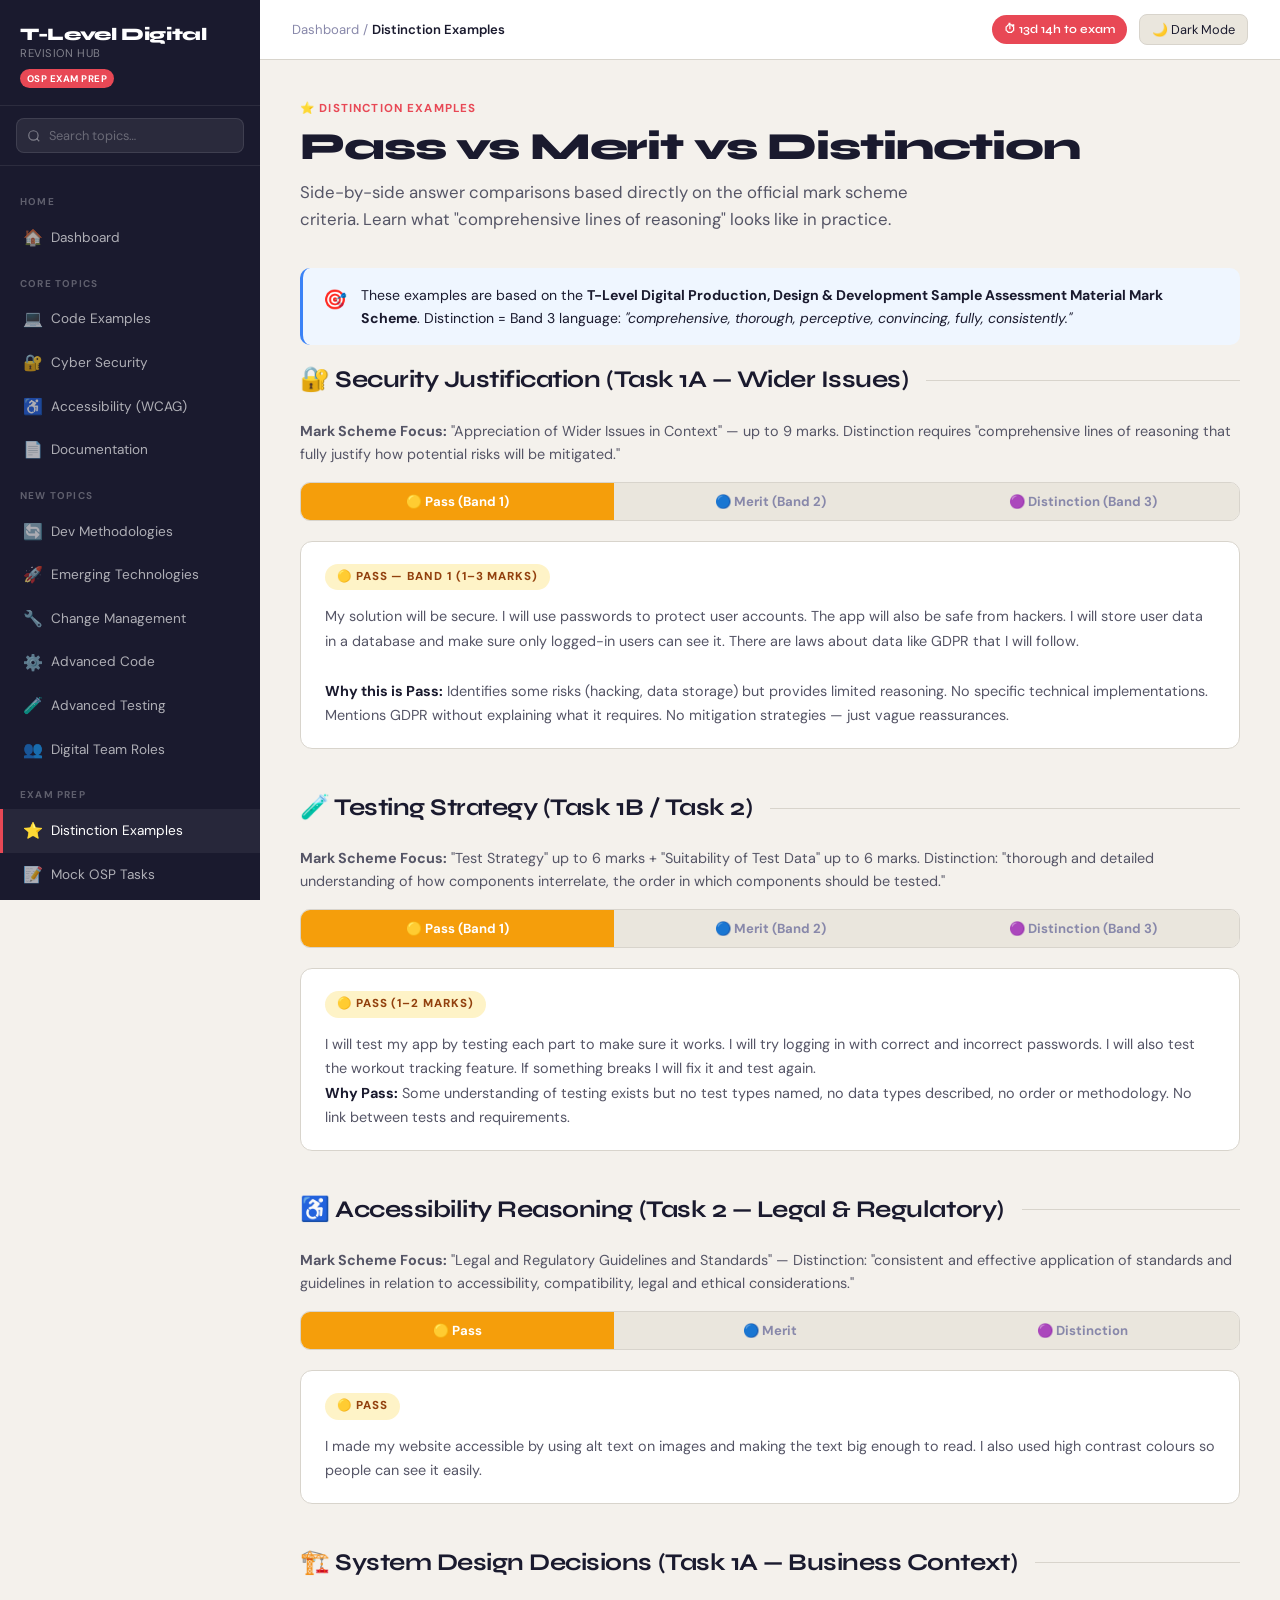
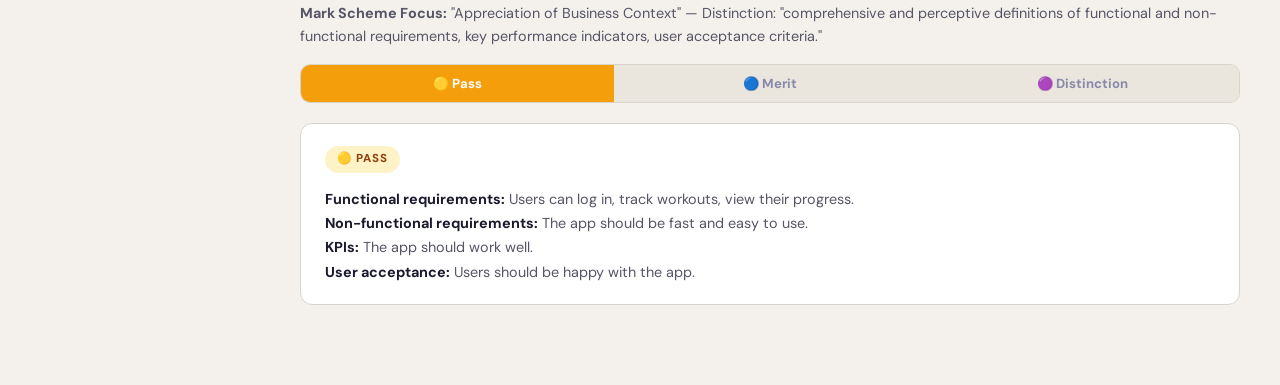
<file: pages/distinction-examples.html>
<!DOCTYPE html>
<html lang="en">
<head>
  <meta charset="UTF-8" />
  <meta name="viewport" content="width=device-width, initial-scale=1.0" />
  <title>Distinction Examples – T-Level Revision Hub</title>
  <link rel="stylesheet" href="../assets/css/style.css" />
</head>
<body>
<div class="app-layout">
  <aside class="sidebar" id="sidebar">
    <div class="sidebar-header">
      <div class="sidebar-logo">T-Level Digital<span>Revision Hub</span></div>
      <div class="sidebar-badge">OSP Exam Prep</div>
    </div>
    <div class="sidebar-search"><input type="search" id="sidebarSearch" placeholder="Search topics…" /></div>
    <nav class="sidebar-nav">
      <div class="nav-section-label">Home</div>
      <a href="../index.html" class="nav-item"><span class="nav-icon">🏠</span> Dashboard</a>
      <div class="nav-section-label">Core Topics</div>
      <a href="code-examples.html" class="nav-item"><span class="nav-icon">💻</span> Code Examples</a>
      <a href="security.html" class="nav-item"><span class="nav-icon">🔐</span> Cyber Security</a>
      <a href="accessibility.html" class="nav-item"><span class="nav-icon">♿</span> Accessibility (WCAG)</a>
      <a href="documentation.html" class="nav-item"><span class="nav-icon">📄</span> Documentation</a>
      <div class="nav-section-label">New Topics</div>
      <a href="methodologies.html" class="nav-item"><span class="nav-icon">🔄</span> Dev Methodologies</a>
      <a href="emerging-tech.html" class="nav-item"><span class="nav-icon">🚀</span> Emerging Technologies</a>
      <a href="change-management.html" class="nav-item"><span class="nav-icon">🔧</span> Change Management</a>
      <a href="advanced-code.html" class="nav-item"><span class="nav-icon">⚙️</span> Advanced Code</a>
      <a href="advanced-testing.html" class="nav-item"><span class="nav-icon">🧪</span> Advanced Testing</a>
      <a href="team-roles.html" class="nav-item"><span class="nav-icon">👥</span> Digital Team Roles</a>
      <div class="nav-section-label">Exam Prep</div>
      <a href="distinction-examples.html" class="nav-item active"><span class="nav-icon">⭐</span> Distinction Examples</a>
      <a href="mock-tasks.html" class="nav-item"><span class="nav-icon">📝</span> Mock OSP Tasks</a>
      <a href="checklists.html" class="nav-item"><span class="nav-icon">✅</span> Revision Checklists</a>
          <div class="nav-section-label">Your Work</div>
      <a href="your-project.html" class="nav-item"><span class="nav-icon">🔬</span> Your Project Analysis</a>
    </nav>
    <div class="sidebar-footer">T-Level Digital Production, Design &amp; Development · 2025</div>
  </aside>
  <div class="sidebar-overlay" id="sidebarOverlay"></div>

  <main class="main-content">
    <div class="topbar">
      <div class="topbar-left">
        <button class="hamburger" id="hamburger">☰</button>
        <div class="page-breadcrumb">Dashboard / <strong>Distinction Examples</strong></div>
      </div>
      <div class="topbar-right">
        <div class="exam-countdown" id="examCountdown">⏱ Calculating…</div>
        <button class="theme-toggle" id="themeToggle">🌙 Dark Mode</button>
      </div>
    </div>

    <div class="page-content">
      <header class="page-header fade-up">
        <div class="eyebrow">⭐ Distinction Examples</div>
        <h1>Pass vs Merit vs Distinction</h1>
        <p>Side-by-side answer comparisons based directly on the official mark scheme criteria. Learn what "comprehensive lines of reasoning" looks like in practice.</p>
      </header>

      <div class="info-box info fade-up-2">
        <span class="info-icon">🎯</span>
        <div>These examples are based on the <strong>T-Level Digital Production, Design &amp; Development Sample Assessment Material Mark Scheme</strong>. Distinction = Band 3 language: <em>"comprehensive, thorough, perceptive, convincing, fully, consistently."</em></div>
      </div>

      <!-- EXAMPLE 1: Security Justification -->
      <h2 class="section-title">🔐 Security Justification (Task 1A — Wider Issues)</h2>
      <p style="color:var(--text-secondary);margin-bottom:16px;font-size:0.9rem;"><strong>Mark Scheme Focus:</strong> "Appreciation of Wider Issues in Context" — up to 9 marks. Distinction requires "comprehensive lines of reasoning that fully justify how potential risks will be mitigated."</p>

      <div class="band-container">
        <div class="band-tabs">
          <button class="band-tab pass" data-band="pass">🟡 Pass (Band 1)</button>
          <button class="band-tab merit" data-band="merit">🔵 Merit (Band 2)</button>
          <button class="band-tab distinction" data-band="distinction">🟣 Distinction (Band 3)</button>
        </div>

        <div class="band-content" data-band="pass">
          <div class="band-answer">
            <div class="band-label pass">🟡 Pass — Band 1 (1–3 marks)</div>
            <p>My solution will be secure. I will use passwords to protect user accounts. The app will also be safe from hackers. I will store user data in a database and make sure only logged-in users can see it. There are laws about data like GDPR that I will follow.</p>
            <br/>
            <p><strong>Why this is Pass:</strong> Identifies some risks (hacking, data storage) but provides limited reasoning. No specific technical implementations. Mentions GDPR without explaining what it requires. No mitigation strategies — just vague reassurances.</p>
          </div>
        </div>

        <div class="band-content" data-band="merit">
          <div class="band-answer">
            <div class="band-label merit">🔵 Merit — Band 2 (4–6 marks)</div>
            <p>My health and fitness app will handle sensitive personal data including health metrics such as BMI and calorie intake. This data is considered special category under GDPR, which requires explicit user consent before processing. I will implement a consent mechanism during registration.</p>
            <p>To protect user accounts, I will store passwords using the PHP <code>password_hash()</code> function with bcrypt, which prevents attackers from recovering plain-text passwords if the database is breached. SQL injection attacks will be prevented using PDO prepared statements.</p>
            <p>The Computer Misuse Act 1990 makes unauthorised access illegal — my authorisation system will ensure users can only access their own data.</p>
            <br/>
            <p><strong>Why this is Merit:</strong> Good reasoning for most risks. Mentions specific technologies. However, doesn't comprehensively cover all risks (no mention of XSS, CSRF, availability, session management). Doesn't fully explain why each technology solves the specific problem.</p>
          </div>
        </div>

        <div class="band-content" data-band="distinction">
          <div class="band-answer">
            <div class="band-label distinction">🟣 Distinction — Band 3 (7–9 marks)</div>
            <p>My health and fitness app processes <strong>Special Category personal data</strong> under GDPR Article 9 (health and biometric data including BMI, calorie intake, and workout intensity). This imposes strict legal obligations: I must obtain explicit, informed consent at registration, implement a clear Privacy Notice explaining what data is collected and why, and provide mechanisms for users to exercise their rights including the Right to Erasure (Article 17) and Data Portability (Article 20). All personal data will be minimised — only data strictly necessary for the platform's functionality will be collected.</p>

            <p>The three primary technical security risks and their mitigations are:</p>
            <ul>
              <li><strong>SQL Injection:</strong> Without mitigation, an attacker could manipulate database queries via form inputs to extract all user health data or bypass authentication entirely. I will use PDO prepared statements throughout — these separate SQL structure from user data at the database engine level, making it impossible for input to be interpreted as SQL commands. This directly preserves data <em>integrity</em> (CIA triad).</li>
              <li><strong>Broken Authentication:</strong> Plain-text or weakly hashed passwords would expose all users if the database were breached. I will use PHP's <code>password_hash()</code> with bcrypt at cost factor 12, which makes each hash take ~250ms — computationally infeasible to brute-force. Salts are generated automatically per-hash, preventing rainbow table attacks. Sessions will be regenerated on login using <code>session_regenerate_id(true)</code> to prevent session fixation. This preserves <em>confidentiality</em>.</li>
              <li><strong>XSS &amp; CSRF:</strong> Cross-site scripting attacks could allow attackers to steal session cookies via injected JavaScript. All output will be sanitised using <code>htmlspecialchars()</code> and a Content-Security-Policy header will restrict script sources. CSRF attacks, which could trick authenticated users into submitting malicious requests, will be mitigated using synchronised token pattern — a per-session cryptographic token in all state-changing forms. This preserves <em>integrity</em> and protects user <em>availability</em>.</li>
            </ul>

            <p>Under the <strong>Computer Misuse Act 1990</strong>, my security controls are essential to prevent Section 1 (unauthorised access) offences against users. Inadequate security would leave me civilly liable under GDPR for failing to implement "appropriate technical measures" (Article 32). Additionally, under the <strong>Health and Safety at Work Act</strong>, any incorrect workout instructions generated by my algorithms that cause physical injury represent a contextual risk — I will implement clear disclaimers and recommend users consult a GP before following personalised plans.</p>
            <br/>
            <p><strong>Why this is Distinction:</strong> Comprehensive identification of all risk categories (data law, authentication, injection, XSS/CSRF, physical harm). Each risk has a specific, technically accurate mitigation with the reasoning chain explained. Named legislation applied to specific scenarios. CIA triad explicitly addressed. Covers the full business/industry context.</p>
          </div>
        </div>
      </div>

      <!-- EXAMPLE 2: Testing Strategy -->
      <h2 class="section-title" style="margin-top:40px;">🧪 Testing Strategy (Task 1B / Task 2)</h2>
      <p style="color:var(--text-secondary);margin-bottom:16px;font-size:0.9rem;"><strong>Mark Scheme Focus:</strong> "Test Strategy" up to 6 marks + "Suitability of Test Data" up to 6 marks. Distinction: "thorough and detailed understanding of how components interrelate, the order in which components should be tested."</p>

      <div class="band-container">
        <div class="band-tabs">
          <button class="band-tab pass" data-band="pass2">🟡 Pass (Band 1)</button>
          <button class="band-tab merit" data-band="merit2">🔵 Merit (Band 2)</button>
          <button class="band-tab distinction" data-band="distinction2">🟣 Distinction (Band 3)</button>
        </div>

        <div class="band-content" data-band="pass2">
          <div class="band-answer">
            <div class="band-label pass">🟡 Pass (1–2 marks)</div>
            <p>I will test my app by testing each part to make sure it works. I will try logging in with correct and incorrect passwords. I will also test the workout tracking feature. If something breaks I will fix it and test again.</p>
            <p><strong>Why Pass:</strong> Some understanding of testing exists but no test types named, no data types described, no order or methodology. No link between tests and requirements.</p>
          </div>
        </div>

        <div class="band-content" data-band="merit2">
          <div class="band-answer">
            <div class="band-label merit">🔵 Merit (3–4 marks)</div>
            <p>I will use a combination of white-box and black-box testing. White-box testing will check the internal logic of my algorithms — for example, the BMI calculation function will be unit tested with known inputs to verify correct outputs. Black-box testing will test the user-facing features such as the login form and workout submission.</p>
            <p>Test data will include normal data (valid email and password), erroneous data (invalid email format, SQL injection strings), and boundary data (password exactly 8 characters, 7 characters). I will use regression testing after each fix to ensure new changes don't break existing functionality.</p>
            <p><strong>Why Merit:</strong> Good understanding, correct test types named, test data categories mentioned. Doesn't fully explain the order of testing, integration between components, or trace tests back to specific functional requirements.</p>
          </div>
        </div>

        <div class="band-content" data-band="distinction2">
          <div class="band-answer">
            <div class="band-label distinction">🟣 Distinction (5–6 marks)</div>
            <p>My test strategy follows a <strong>bottom-up integration testing approach</strong>, reflecting the component dependency chain of my MVC architecture:</p>
            <ul>
              <li><strong>Phase 1 — Unit Testing (White-box):</strong> Test individual functions in isolation. The Database class will be tested first as all Models depend on it. Each Model method (e.g. <code>Workout::getByUserId()</code>) will be unit tested with known PDO mock data to verify correct SQL and data mapping. The BMI and calorie calculation algorithms will be unit tested against medically accepted reference values, including boundary values (underweight/normal weight boundary: BMI = 18.5) and extreme values (BMI = 0, negative inputs).</li>
              <li><strong>Phase 2 — Integration Testing:</strong> Once units pass, test component interactions. Controller ↔ Model integration: verify that <code>WorkoutController::store()</code> correctly calls <code>Workout::create()</code> and returns the expected response. Front-end ↔ Back-end: verify AJAX fetch requests to the API correctly receive and render JSON workout data.</li>
              <li><strong>Phase 3 — System Testing (Black-box):</strong> Full end-to-end tests against the complete application. Each functional requirement (FR) will have a corresponding test case: FR-01 "User can register" → test with valid data, duplicate email, missing fields, invalid email format. Test data types: normal (valid email/password), erroneous (SQL injection strings: <code>' OR '1'='1</code>, XSS payloads: <code>&lt;script&gt;alert(1)&lt;/script&gt;</code>), boundary (password = 7 chars, 8 chars, 255 chars).</li>
              <li><strong>Phase 4 — User Acceptance Testing (UAT):</strong> Distribute a screened prototype to representative testers (gym users, fitness professionals) with structured questionnaires measuring usability, accuracy of health data, and performance on mobile devices.</li>
            </ul>
            <p><strong>Regression testing</strong> will be applied after every defect fix, re-executing the full Phase 1 and Phase 2 test suites to ensure no new defects have been introduced. Defects will be tracked in a test log with ID, description, severity, fix applied, and retest result.</p>
            <p><strong>Why Distinction:</strong> Thorough, structured, phase-based approach. Explains why components are tested in that order (dependency chain). Covers all three test data types with specific examples. UAT links to real users. Regression testing explicitly planned. Tests traceable to functional requirements.</p>
          </div>
        </div>
      </div>

      <!-- EXAMPLE 3: Accessibility -->
      <h2 class="section-title" style="margin-top:40px;">♿ Accessibility Reasoning (Task 2 — Legal &amp; Regulatory)</h2>
      <p style="color:var(--text-secondary);margin-bottom:16px;font-size:0.9rem;"><strong>Mark Scheme Focus:</strong> "Legal and Regulatory Guidelines and Standards" — Distinction: "consistent and effective application of standards and guidelines in relation to accessibility, compatibility, legal and ethical considerations."</p>

      <div class="band-container">
        <div class="band-tabs">
          <button class="band-tab pass" data-band="pass3">🟡 Pass</button>
          <button class="band-tab merit" data-band="merit3">🔵 Merit</button>
          <button class="band-tab distinction" data-band="distinction3">🟣 Distinction</button>
        </div>

        <div class="band-content" data-band="pass3">
          <div class="band-answer">
            <div class="band-label pass">🟡 Pass</div>
            <p>I made my website accessible by using alt text on images and making the text big enough to read. I also used high contrast colours so people can see it easily.</p>
          </div>
        </div>

        <div class="band-content" data-band="merit3">
          <div class="band-answer">
            <div class="band-label merit">🔵 Merit</div>
            <p>My application follows WCAG 2.1 Level AA guidelines. I implemented alt attributes on all meaningful images (<code>alt=""</code> for decorative images so screen readers skip them). All form inputs have associated <code>&lt;label&gt;</code> elements to support screen reader navigation. Colour contrast ratios meet the minimum 4.5:1 requirement for normal text. The application is navigable by keyboard alone — all interactive elements receive focus in a logical tab order.</p>
          </div>
        </div>

        <div class="band-content" data-band="distinction3">
          <div class="band-answer">
            <div class="band-label distinction">🟣 Distinction</div>
            <p>My health and fitness application implements WCAG 2.1 Level AA compliance across all four principles (POUR):</p>
            <ul>
              <li><strong>Perceivable:</strong> All images carry descriptive <code>alt</code> attributes (decorative images use <code>alt=""</code>). Colour is never the sole means of conveying information — for example, error states use both red text AND an error icon AND an ARIA <code>role="alert"</code> message. Contrast ratios for body text ≥ 4.5:1 and for large text ≥ 3:1, verified using the WebAIM Contrast Checker. Video content would include captions.</li>
              <li><strong>Operable:</strong> All functionality is accessible via keyboard. Custom interactive components (accordion menus, modal dialogs) implement the ARIA authoring practices keyboard patterns (e.g. Escape closes modals, arrow keys navigate menu items). No content flashes more than 3 times per second (seizure risk). Focus indicators are clearly visible — I removed <code>outline: none</code> and replaced it with a 3px contrasting ring.</li>
              <li><strong>Understandable:</strong> The <code>&lt;html lang="en"&gt;</code> attribute enables correct screen reader pronunciation. Error messages are specific and suggest how to fix the problem (not just "invalid input"). All form fields use <code>autocomplete</code> attributes to support users with cognitive disabilities.</li>
              <li><strong>Robust:</strong> Semantic HTML5 elements (<code>&lt;nav&gt;</code>, <code>&lt;main&gt;</code>, <code>&lt;article&gt;</code>) provide structural meaning to assistive technologies without relying on ARIA. ARIA roles and attributes are used only where native semantics are insufficient. The application is tested with NVDA screen reader and Chrome Axe DevTools.</li>
            </ul>
            <p>This is a legal requirement under the <strong>Equality Act 2010</strong> which prohibits discrimination based on disability. As a health platform, accessibility is particularly important — users with visual impairments, motor disabilities, or cognitive conditions must be able to access fitness and health information equitably.</p>
          </div>
        </div>
      </div>

      <!-- EXAMPLE 4: System Design -->
      <h2 class="section-title" style="margin-top:40px;">🏗️ System Design Decisions (Task 1A — Business Context)</h2>
      <p style="color:var(--text-secondary);margin-bottom:16px;font-size:0.9rem;"><strong>Mark Scheme Focus:</strong> "Appreciation of Business Context" — Distinction: "comprehensive and perceptive definitions of functional and non-functional requirements, key performance indicators, user acceptance criteria."</p>

      <div class="band-container">
        <div class="band-tabs">
          <button class="band-tab pass" data-band="pass4">🟡 Pass</button>
          <button class="band-tab merit" data-band="merit4">🔵 Merit</button>
          <button class="band-tab distinction" data-band="distinction4">🟣 Distinction</button>
        </div>

        <div class="band-content" data-band="pass4">
          <div class="band-answer">
            <div class="band-label pass">🟡 Pass</div>
            <p><strong>Functional requirements:</strong> Users can log in, track workouts, view their progress.<br/>
            <strong>Non-functional requirements:</strong> The app should be fast and easy to use.<br/>
            <strong>KPIs:</strong> The app should work well.<br/>
            <strong>User acceptance:</strong> Users should be happy with the app.</p>
          </div>
        </div>

        <div class="band-content" data-band="merit4">
          <div class="band-answer">
            <div class="band-label merit">🔵 Merit</div>
            <p><strong>Functional Requirements (what the system does):</strong></p>
            <ul>
              <li>FR-01: Users can register with email and password</li>
              <li>FR-02: Users can log in and out securely</li>
              <li>FR-03: Users can log workouts with type, duration, and calories</li>
              <li>FR-04: Users can view their workout history</li>
              <li>FR-05: Premium members can access personalised workout plans</li>
            </ul>
            <p><strong>Non-functional Requirements (how well):</strong></p>
            <ul>
              <li>NFR-01: Page load time under 3 seconds</li>
              <li>NFR-02: 99% uptime</li>
              <li>NFR-03: WCAG 2.1 AA compliant</li>
            </ul>
            <p><strong>KPIs:</strong> Number of daily active users, average session duration, workout log completion rate</p>
          </div>
        </div>

        <div class="band-content" data-band="distinction4">
          <div class="band-answer">
            <div class="band-label distinction">🟣 Distinction</div>
            <p><strong>Functional Requirements</strong> (what the system must do — verifiable by testing):</p>
            <ul>
              <li>FR-01: Users shall register using a unique email address and password meeting complexity requirements (min 8 chars, 1 number, 1 symbol)</li>
              <li>FR-02: The system shall authenticate users and issue a session token; sessions expire after 30 minutes of inactivity</li>
              <li>FR-03: Authenticated users shall log a workout entry with: activity type, duration (minutes), estimated calories, date/time</li>
              <li>FR-04: The system shall calculate and display BMI given user's height and weight, classified per WHO guidelines</li>
              <li>FR-05: Premium members shall access AI-generated personalised weekly workout plans; free members see a paywall with upgrade prompt</li>
              <li>FR-06: The system shall integrate with a REST API to fetch exercise video content for the specified workout type</li>
            </ul>
            <p><strong>Non-Functional Requirements</strong> (quality attributes — measurable):</p>
            <ul>
              <li>NFR-01 Performance: 95th percentile page load ≤ 2.5s on a 4G connection (Lighthouse score ≥ 90)</li>
              <li>NFR-02 Availability: 99.5% uptime (≤ 3.65 hours downtime/year)</li>
              <li>NFR-03 Security: OWASP Top 10 compliance; GDPR Article 32 compliant encryption</li>
              <li>NFR-04 Accessibility: WCAG 2.1 Level AA — verified by automated (Axe) and manual screen reader testing</li>
              <li>NFR-05 Scalability: Architecture must support horizontal scaling to 10,000 concurrent users</li>
              <li>NFR-06 Maintainability: Code must score ≥ B on CodeClimate; all functions documented with PHPDoc</li>
            </ul>
            <p><strong>Key Performance Indicators</strong> (business success metrics):</p>
            <ul>
              <li>KPI-01: Free-to-premium conversion rate ≥ 5% within first month</li>
              <li>KPI-02: Daily Active Users (DAU) / Monthly Active Users (MAU) ratio ≥ 0.2 (stickiness)</li>
              <li>KPI-03: Workout log completion rate ≥ 60% of sessions started</li>
              <li>KPI-04: User satisfaction score (NPS) ≥ 40 from post-launch survey</li>
            </ul>
            <p><strong>User Acceptance Criteria</strong> (conditions for client sign-off):</p>
            <ul>
              <li>UAC-01: A test user can complete registration → login → log a workout → view history in ≤ 3 minutes without guidance</li>
              <li>UAC-02: All WCAG 2.1 AA automated test violations = 0 on production build</li>
              <li>UAC-03: All functional requirements verified by independent QA tester with no critical defects outstanding</li>
              <li>UAC-04: Load test confirms ≥ 500 concurrent users without performance degradation</li>
            </ul>
          </div>
        </div>
      </div>

    </div>
  </main>
</div>
<script src="../assets/js/script.js"></script>
</body>
</html>
</file>
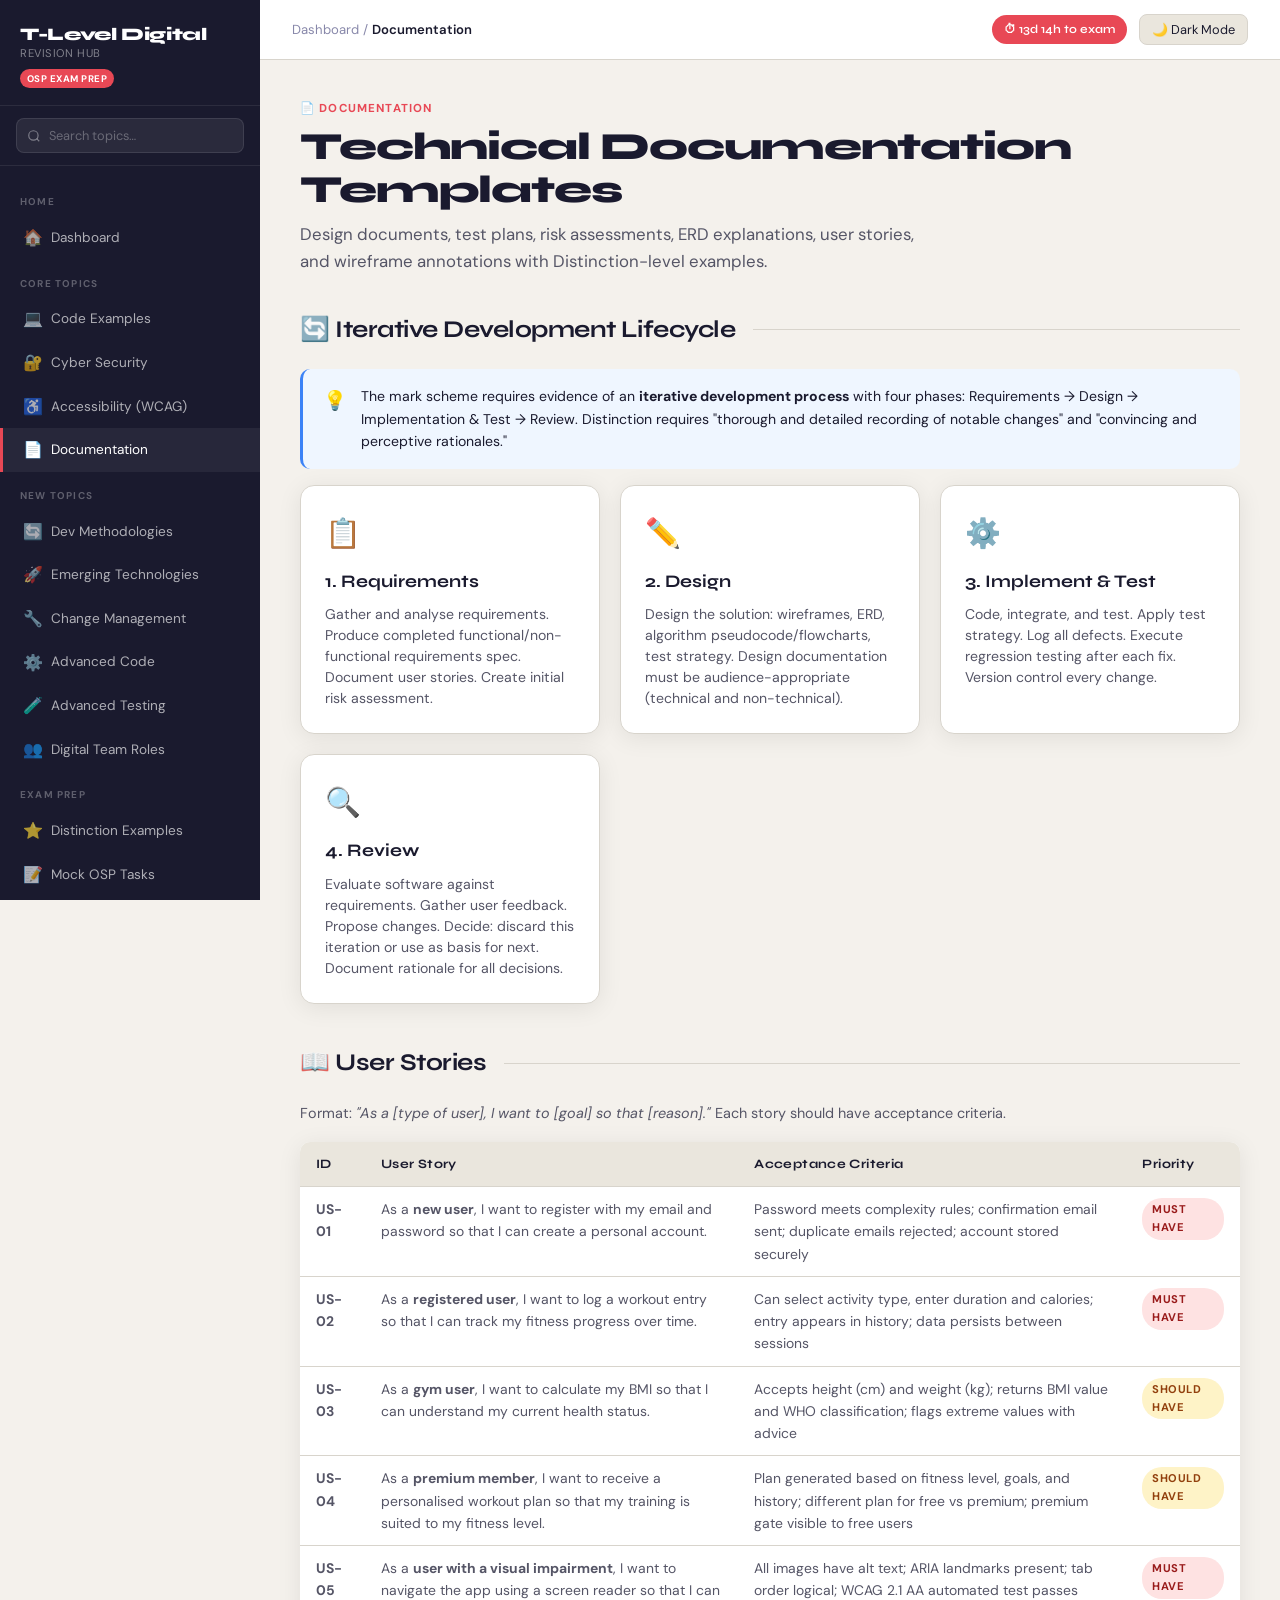
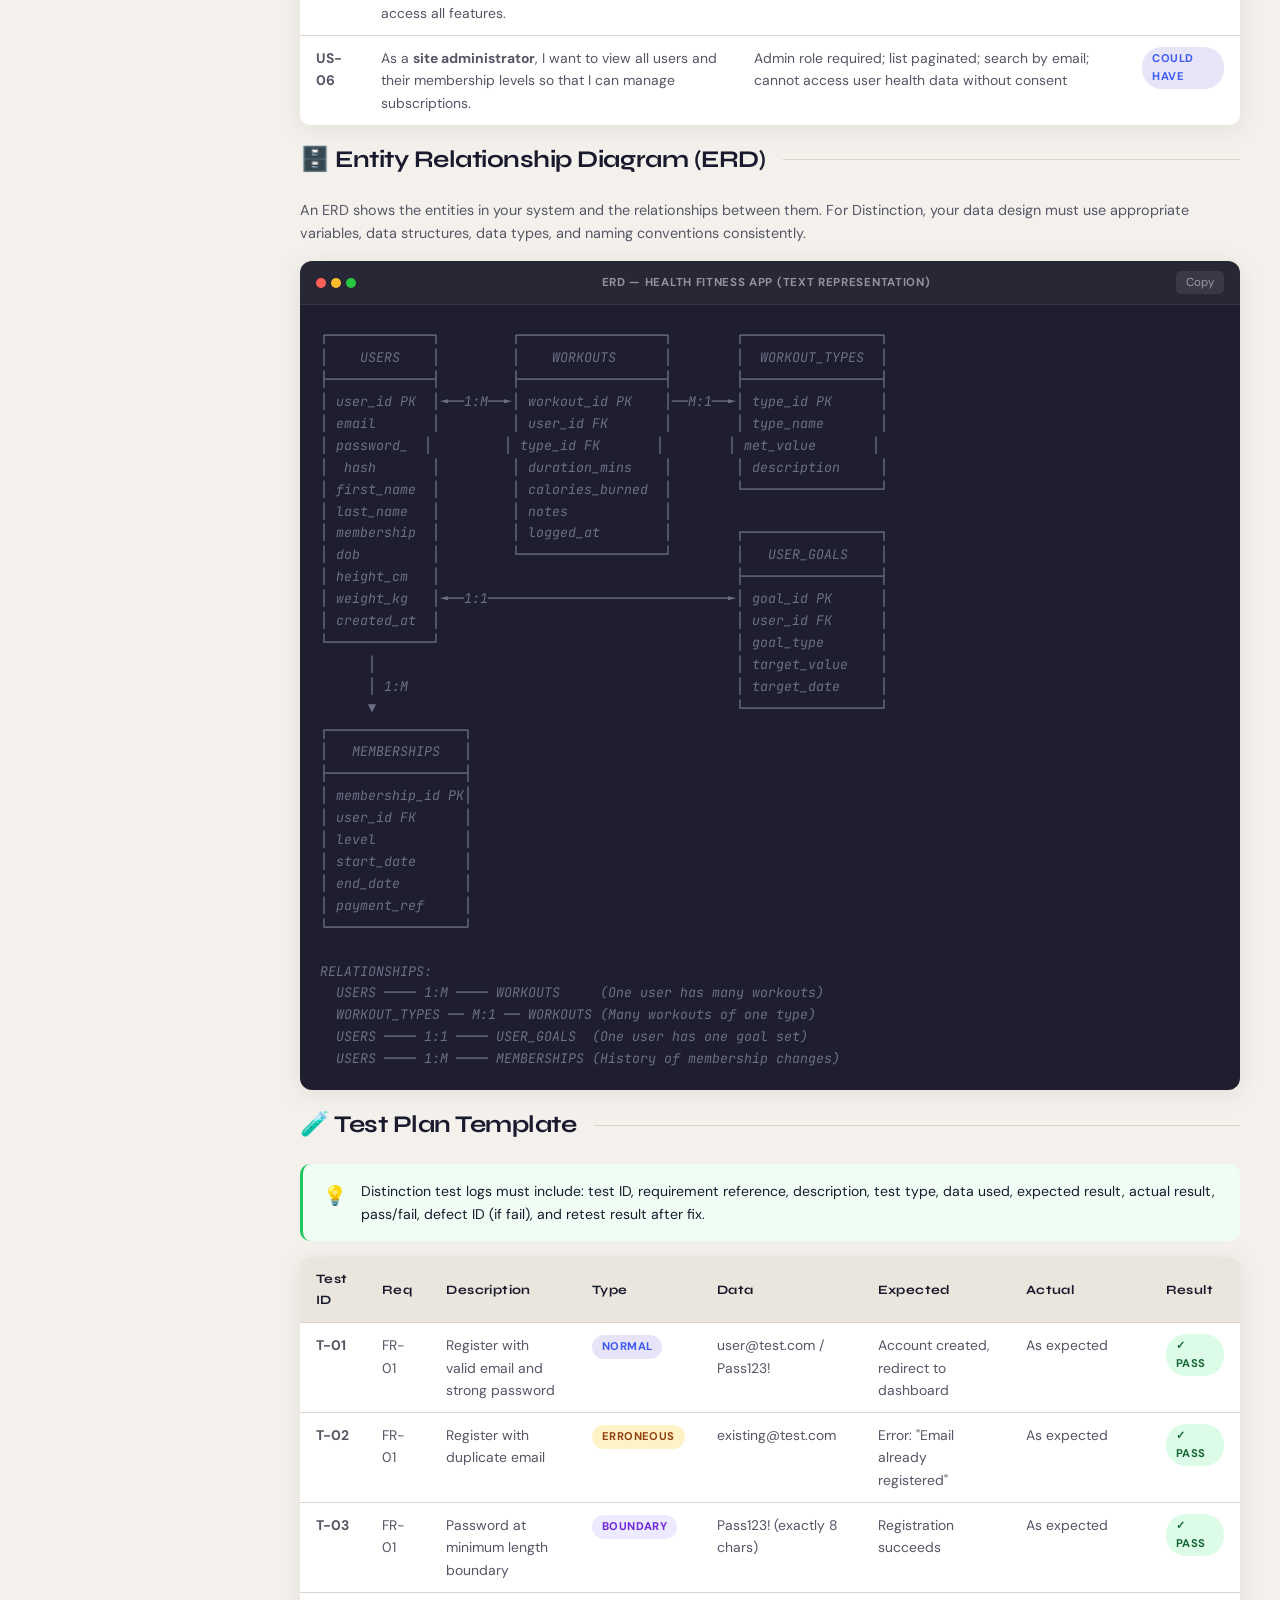
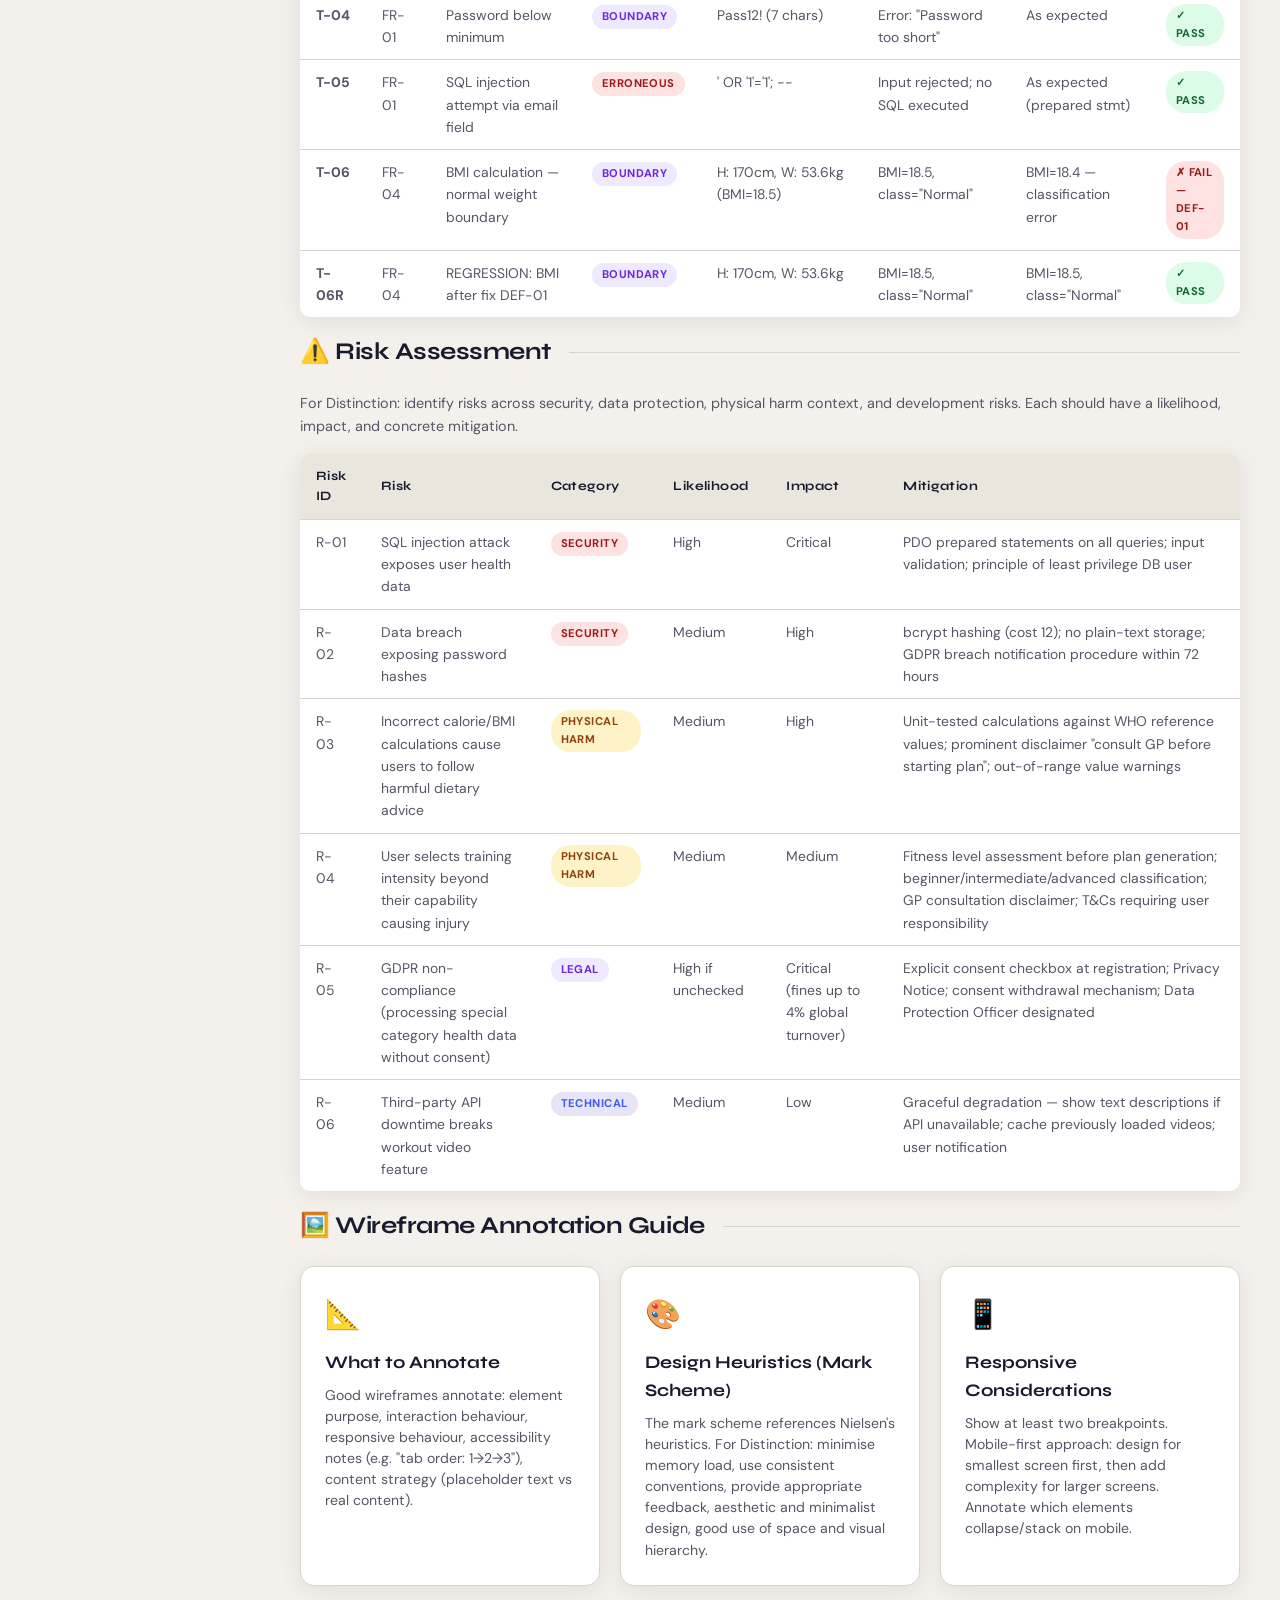
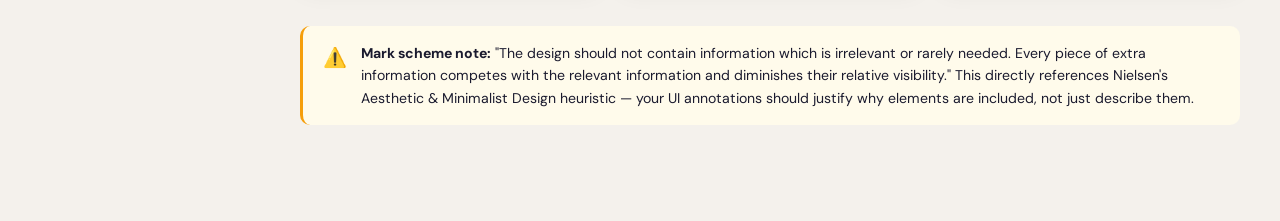
<file: pages/documentation.html>
<!DOCTYPE html>
<html lang="en">
<head>
  <meta charset="UTF-8" />
  <meta name="viewport" content="width=device-width, initial-scale=1.0" />
  <title>Documentation – T-Level Revision Hub</title>
  <link rel="stylesheet" href="../assets/css/style.css" />
</head>
<body>
<div class="app-layout">
  <aside class="sidebar" id="sidebar">
    <div class="sidebar-header">
      <div class="sidebar-logo">T-Level Digital<span>Revision Hub</span></div>
      <div class="sidebar-badge">OSP Exam Prep</div>
    </div>
    <div class="sidebar-search"><input type="search" id="sidebarSearch" placeholder="Search topics…" /></div>
    <nav class="sidebar-nav">
      <div class="nav-section-label">Home</div>
      <a href="../index.html" class="nav-item"><span class="nav-icon">🏠</span> Dashboard</a>
      <div class="nav-section-label">Core Topics</div>
      <a href="code-examples.html" class="nav-item"><span class="nav-icon">💻</span> Code Examples</a>
      <a href="security.html" class="nav-item"><span class="nav-icon">🔐</span> Cyber Security</a>
      <a href="accessibility.html" class="nav-item"><span class="nav-icon">♿</span> Accessibility (WCAG)</a>
      <a href="documentation.html" class="nav-item active"><span class="nav-icon">📄</span> Documentation</a>
      <div class="nav-section-label">New Topics</div>
      <a href="methodologies.html" class="nav-item"><span class="nav-icon">🔄</span> Dev Methodologies</a>
      <a href="emerging-tech.html" class="nav-item"><span class="nav-icon">🚀</span> Emerging Technologies</a>
      <a href="change-management.html" class="nav-item"><span class="nav-icon">🔧</span> Change Management</a>
      <a href="advanced-code.html" class="nav-item"><span class="nav-icon">⚙️</span> Advanced Code</a>
      <a href="advanced-testing.html" class="nav-item"><span class="nav-icon">🧪</span> Advanced Testing</a>
      <a href="team-roles.html" class="nav-item"><span class="nav-icon">👥</span> Digital Team Roles</a>
      <div class="nav-section-label">Exam Prep</div>
      <a href="distinction-examples.html" class="nav-item"><span class="nav-icon">⭐</span> Distinction Examples</a>
      <a href="mock-tasks.html" class="nav-item"><span class="nav-icon">📝</span> Mock OSP Tasks</a>
      <a href="checklists.html" class="nav-item"><span class="nav-icon">✅</span> Revision Checklists</a>
          <div class="nav-section-label">Your Work</div>
      <a href="your-project.html" class="nav-item"><span class="nav-icon">🔬</span> Your Project Analysis</a>
    </nav>
    <div class="sidebar-footer">T-Level Digital Production, Design &amp; Development · 2025</div>
  </aside>
  <div class="sidebar-overlay" id="sidebarOverlay"></div>

  <main class="main-content">
    <div class="topbar">
      <div class="topbar-left">
        <button class="hamburger" id="hamburger">☰</button>
        <div class="page-breadcrumb">Dashboard / <strong>Documentation</strong></div>
      </div>
      <div class="topbar-right">
        <div class="exam-countdown" id="examCountdown">⏱ Calculating…</div>
        <button class="theme-toggle" id="themeToggle">🌙 Dark Mode</button>
      </div>
    </div>

    <div class="page-content">
      <header class="page-header fade-up">
        <div class="eyebrow">📄 Documentation</div>
        <h1>Technical Documentation Templates</h1>
        <p>Design documents, test plans, risk assessments, ERD explanations, user stories, and wireframe annotations with Distinction-level examples.</p>
      </header>

      <!-- Development Lifecycle -->
      <h2 class="section-title">🔄 Iterative Development Lifecycle</h2>
      <div class="info-box info">
        <span class="info-icon">💡</span>
        <div>The mark scheme requires evidence of an <strong>iterative development process</strong> with four phases: Requirements → Design → Implementation &amp; Test → Review. Distinction requires "thorough and detailed recording of notable changes" and "convincing and perceptive rationales."</div>
      </div>

      <div class="card-grid">
        <div class="card"><div class="card-icon">📋</div><h3>1. Requirements</h3><p>Gather and analyse requirements. Produce completed functional/non-functional requirements spec. Document user stories. Create initial risk assessment.</p></div>
        <div class="card"><div class="card-icon">✏️</div><h3>2. Design</h3><p>Design the solution: wireframes, ERD, algorithm pseudocode/flowcharts, test strategy. Design documentation must be audience-appropriate (technical and non-technical).</p></div>
        <div class="card"><div class="card-icon">⚙️</div><h3>3. Implement &amp; Test</h3><p>Code, integrate, and test. Apply test strategy. Log all defects. Execute regression testing after each fix. Version control every change.</p></div>
        <div class="card"><div class="card-icon">🔍</div><h3>4. Review</h3><p>Evaluate software against requirements. Gather user feedback. Propose changes. Decide: discard this iteration or use as basis for next. Document rationale for all decisions.</p></div>
      </div>

      <!-- User Stories -->
      <h2 class="section-title">📖 User Stories</h2>
      <p style="color:var(--text-secondary);margin-bottom:12px;font-size:0.9rem;">Format: <em>"As a [type of user], I want to [goal] so that [reason]."</em> Each story should have acceptance criteria.</p>

      <table>
        <thead>
          <tr><th>ID</th><th>User Story</th><th>Acceptance Criteria</th><th>Priority</th></tr>
        </thead>
        <tbody>
          <tr>
            <td><strong>US-01</strong></td>
            <td>As a <strong>new user</strong>, I want to register with my email and password so that I can create a personal account.</td>
            <td>Password meets complexity rules; confirmation email sent; duplicate emails rejected; account stored securely</td>
            <td><span class="tag tag-red">Must Have</span></td>
          </tr>
          <tr>
            <td><strong>US-02</strong></td>
            <td>As a <strong>registered user</strong>, I want to log a workout entry so that I can track my fitness progress over time.</td>
            <td>Can select activity type, enter duration and calories; entry appears in history; data persists between sessions</td>
            <td><span class="tag tag-red">Must Have</span></td>
          </tr>
          <tr>
            <td><strong>US-03</strong></td>
            <td>As a <strong>gym user</strong>, I want to calculate my BMI so that I can understand my current health status.</td>
            <td>Accepts height (cm) and weight (kg); returns BMI value and WHO classification; flags extreme values with advice</td>
            <td><span class="tag tag-amber">Should Have</span></td>
          </tr>
          <tr>
            <td><strong>US-04</strong></td>
            <td>As a <strong>premium member</strong>, I want to receive a personalised workout plan so that my training is suited to my fitness level.</td>
            <td>Plan generated based on fitness level, goals, and history; different plan for free vs premium; premium gate visible to free users</td>
            <td><span class="tag tag-amber">Should Have</span></td>
          </tr>
          <tr>
            <td><strong>US-05</strong></td>
            <td>As a <strong>user with a visual impairment</strong>, I want to navigate the app using a screen reader so that I can access all features.</td>
            <td>All images have alt text; ARIA landmarks present; tab order logical; WCAG 2.1 AA automated test passes</td>
            <td><span class="tag tag-red">Must Have</span></td>
          </tr>
          <tr>
            <td><strong>US-06</strong></td>
            <td>As a <strong>site administrator</strong>, I want to view all users and their membership levels so that I can manage subscriptions.</td>
            <td>Admin role required; list paginated; search by email; cannot access user health data without consent</td>
            <td><span class="tag">Could Have</span></td>
          </tr>
        </tbody>
      </table>

      <!-- ERD -->
      <h2 class="section-title">🗄️ Entity Relationship Diagram (ERD)</h2>
      <p style="color:var(--text-secondary);margin-bottom:12px;font-size:0.9rem;">An ERD shows the entities in your system and the relationships between them. For Distinction, your data design must use appropriate variables, data structures, data types, and naming conventions consistently.</p>

      <div class="code-block">
        <div class="code-header">
          <div class="code-dots"><span class="code-dot red"></span><span class="code-dot yellow"></span><span class="code-dot green"></span></div>
          <span class="code-lang">ERD — Health Fitness App (Text Representation)</span>
          <button class="copy-btn">Copy</button>
        </div>
        <pre><span class="cmt">┌─────────────┐         ┌──────────────────┐        ┌─────────────────┐
│    USERS    │         │    WORKOUTS      │        │  WORKOUT_TYPES  │
├─────────────┤         ├──────────────────┤        ├─────────────────┤
│ user_id PK  │◄──1:M──►│ workout_id PK    │──M:1──►│ type_id PK      │
│ email       │         │ user_id FK       │        │ type_name       │
│ password_  │         │ type_id FK       │        │ met_value       │
│  hash       │         │ duration_mins    │        │ description     │
│ first_name  │         │ calories_burned  │        └─────────────────┘
│ last_name   │         │ notes            │
│ membership  │         │ logged_at        │        ┌─────────────────┐
│ dob         │         └──────────────────┘        │   USER_GOALS    │
│ height_cm   │                                     ├─────────────────┤
│ weight_kg   │◄──1:1──────────────────────────────►│ goal_id PK      │
│ created_at  │                                     │ user_id FK      │
└─────────────┘                                     │ goal_type       │
      │                                             │ target_value    │
      │ 1:M                                         │ target_date     │
      ▼                                             └─────────────────┘
┌─────────────────┐
│   MEMBERSHIPS   │
├─────────────────┤
│ membership_id PK│
│ user_id FK      │
│ level           │
│ start_date      │
│ end_date        │
│ payment_ref     │
└─────────────────┘

RELATIONSHIPS:
  USERS ──── 1:M ──── WORKOUTS     (One user has many workouts)
  WORKOUT_TYPES ── M:1 ── WORKOUTS (Many workouts of one type)
  USERS ──── 1:1 ──── USER_GOALS  (One user has one goal set)
  USERS ──── 1:M ──── MEMBERSHIPS (History of membership changes)</span></pre>
      </div>

      <!-- Test Plan -->
      <h2 class="section-title">🧪 Test Plan Template</h2>
      <div class="info-box tip">
        <span class="info-icon">💡</span>
        <div>Distinction test logs must include: test ID, requirement reference, description, test type, data used, expected result, actual result, pass/fail, defect ID (if fail), and retest result after fix.</div>
      </div>

      <table>
        <thead>
          <tr><th>Test ID</th><th>Req</th><th>Description</th><th>Type</th><th>Data</th><th>Expected</th><th>Actual</th><th>Result</th></tr>
        </thead>
        <tbody>
          <tr>
            <td><strong>T-01</strong></td>
            <td>FR-01</td>
            <td>Register with valid email and strong password</td>
            <td><span class="tag">Normal</span></td>
            <td>user@test.com / Pass123!</td>
            <td>Account created, redirect to dashboard</td>
            <td>As expected</td>
            <td><span class="tag tag-green">✓ Pass</span></td>
          </tr>
          <tr>
            <td><strong>T-02</strong></td>
            <td>FR-01</td>
            <td>Register with duplicate email</td>
            <td><span class="tag tag-amber">Erroneous</span></td>
            <td>existing@test.com</td>
            <td>Error: "Email already registered"</td>
            <td>As expected</td>
            <td><span class="tag tag-green">✓ Pass</span></td>
          </tr>
          <tr>
            <td><strong>T-03</strong></td>
            <td>FR-01</td>
            <td>Password at minimum length boundary</td>
            <td><span class="tag tag-purple">Boundary</span></td>
            <td>Pass123! (exactly 8 chars)</td>
            <td>Registration succeeds</td>
            <td>As expected</td>
            <td><span class="tag tag-green">✓ Pass</span></td>
          </tr>
          <tr>
            <td><strong>T-04</strong></td>
            <td>FR-01</td>
            <td>Password below minimum</td>
            <td><span class="tag tag-purple">Boundary</span></td>
            <td>Pass12! (7 chars)</td>
            <td>Error: "Password too short"</td>
            <td>As expected</td>
            <td><span class="tag tag-green">✓ Pass</span></td>
          </tr>
          <tr>
            <td><strong>T-05</strong></td>
            <td>FR-01</td>
            <td>SQL injection attempt via email field</td>
            <td><span class="tag tag-red">Erroneous</span></td>
            <td>' OR '1'='1'; --</td>
            <td>Input rejected; no SQL executed</td>
            <td>As expected (prepared stmt)</td>
            <td><span class="tag tag-green">✓ Pass</span></td>
          </tr>
          <tr>
            <td><strong>T-06</strong></td>
            <td>FR-04</td>
            <td>BMI calculation — normal weight boundary</td>
            <td><span class="tag tag-purple">Boundary</span></td>
            <td>H: 170cm, W: 53.6kg (BMI=18.5)</td>
            <td>BMI=18.5, class="Normal"</td>
            <td>BMI=18.4 — classification error</td>
            <td><span class="tag tag-red">✗ Fail — DEF-01</span></td>
          </tr>
          <tr>
            <td><strong>T-06R</strong></td>
            <td>FR-04</td>
            <td>REGRESSION: BMI after fix DEF-01</td>
            <td><span class="tag tag-purple">Boundary</span></td>
            <td>H: 170cm, W: 53.6kg</td>
            <td>BMI=18.5, class="Normal"</td>
            <td>BMI=18.5, class="Normal"</td>
            <td><span class="tag tag-green">✓ Pass</span></td>
          </tr>
        </tbody>
      </table>

      <!-- Risk Assessment -->
      <h2 class="section-title">⚠️ Risk Assessment</h2>
      <p style="color:var(--text-secondary);margin-bottom:12px;font-size:0.9rem;">For Distinction: identify risks across security, data protection, physical harm context, and development risks. Each should have a likelihood, impact, and concrete mitigation.</p>

      <table>
        <thead>
          <tr><th>Risk ID</th><th>Risk</th><th>Category</th><th>Likelihood</th><th>Impact</th><th>Mitigation</th></tr>
        </thead>
        <tbody>
          <tr>
            <td>R-01</td>
            <td>SQL injection attack exposes user health data</td>
            <td><span class="tag tag-red">Security</span></td>
            <td>High</td>
            <td>Critical</td>
            <td>PDO prepared statements on all queries; input validation; principle of least privilege DB user</td>
          </tr>
          <tr>
            <td>R-02</td>
            <td>Data breach exposing password hashes</td>
            <td><span class="tag tag-red">Security</span></td>
            <td>Medium</td>
            <td>High</td>
            <td>bcrypt hashing (cost 12); no plain-text storage; GDPR breach notification procedure within 72 hours</td>
          </tr>
          <tr>
            <td>R-03</td>
            <td>Incorrect calorie/BMI calculations cause users to follow harmful dietary advice</td>
            <td><span class="tag tag-amber">Physical Harm</span></td>
            <td>Medium</td>
            <td>High</td>
            <td>Unit-tested calculations against WHO reference values; prominent disclaimer "consult GP before starting plan"; out-of-range value warnings</td>
          </tr>
          <tr>
            <td>R-04</td>
            <td>User selects training intensity beyond their capability causing injury</td>
            <td><span class="tag tag-amber">Physical Harm</span></td>
            <td>Medium</td>
            <td>Medium</td>
            <td>Fitness level assessment before plan generation; beginner/intermediate/advanced classification; GP consultation disclaimer; T&amp;Cs requiring user responsibility</td>
          </tr>
          <tr>
            <td>R-05</td>
            <td>GDPR non-compliance (processing special category health data without consent)</td>
            <td><span class="tag tag-purple">Legal</span></td>
            <td>High if unchecked</td>
            <td>Critical (fines up to 4% global turnover)</td>
            <td>Explicit consent checkbox at registration; Privacy Notice; consent withdrawal mechanism; Data Protection Officer designated</td>
          </tr>
          <tr>
            <td>R-06</td>
            <td>Third-party API downtime breaks workout video feature</td>
            <td><span class="tag">Technical</span></td>
            <td>Medium</td>
            <td>Low</td>
            <td>Graceful degradation — show text descriptions if API unavailable; cache previously loaded videos; user notification</td>
          </tr>
        </tbody>
      </table>

      <!-- Wireframe Explanation -->
      <h2 class="section-title">🖼️ Wireframe Annotation Guide</h2>
      <div class="card-grid">
        <div class="card">
          <div class="card-icon">📐</div>
          <h3>What to Annotate</h3>
          <p>Good wireframes annotate: element purpose, interaction behaviour, responsive behaviour, accessibility notes (e.g. "tab order: 1→2→3"), content strategy (placeholder text vs real content).</p>
        </div>
        <div class="card">
          <div class="card-icon">🎨</div>
          <h3>Design Heuristics (Mark Scheme)</h3>
          <p>The mark scheme references Nielsen's heuristics. For Distinction: minimise memory load, use consistent conventions, provide appropriate feedback, aesthetic and minimalist design, good use of space and visual hierarchy.</p>
        </div>
        <div class="card">
          <div class="card-icon">📱</div>
          <h3>Responsive Considerations</h3>
          <p>Show at least two breakpoints. Mobile-first approach: design for smallest screen first, then add complexity for larger screens. Annotate which elements collapse/stack on mobile.</p>
        </div>
      </div>

      <div class="info-box warn">
        <span class="info-icon">⚠️</span>
        <div><strong>Mark scheme note:</strong> "The design should not contain information which is irrelevant or rarely needed. Every piece of extra information competes with the relevant information and diminishes their relative visibility." This directly references Nielsen's Aesthetic &amp; Minimalist Design heuristic — your UI annotations should justify why elements are included, not just describe them.</div>
      </div>

    </div>
  </main>
</div>
<script src="../assets/js/script.js"></script>
</body>
</html>
</file>
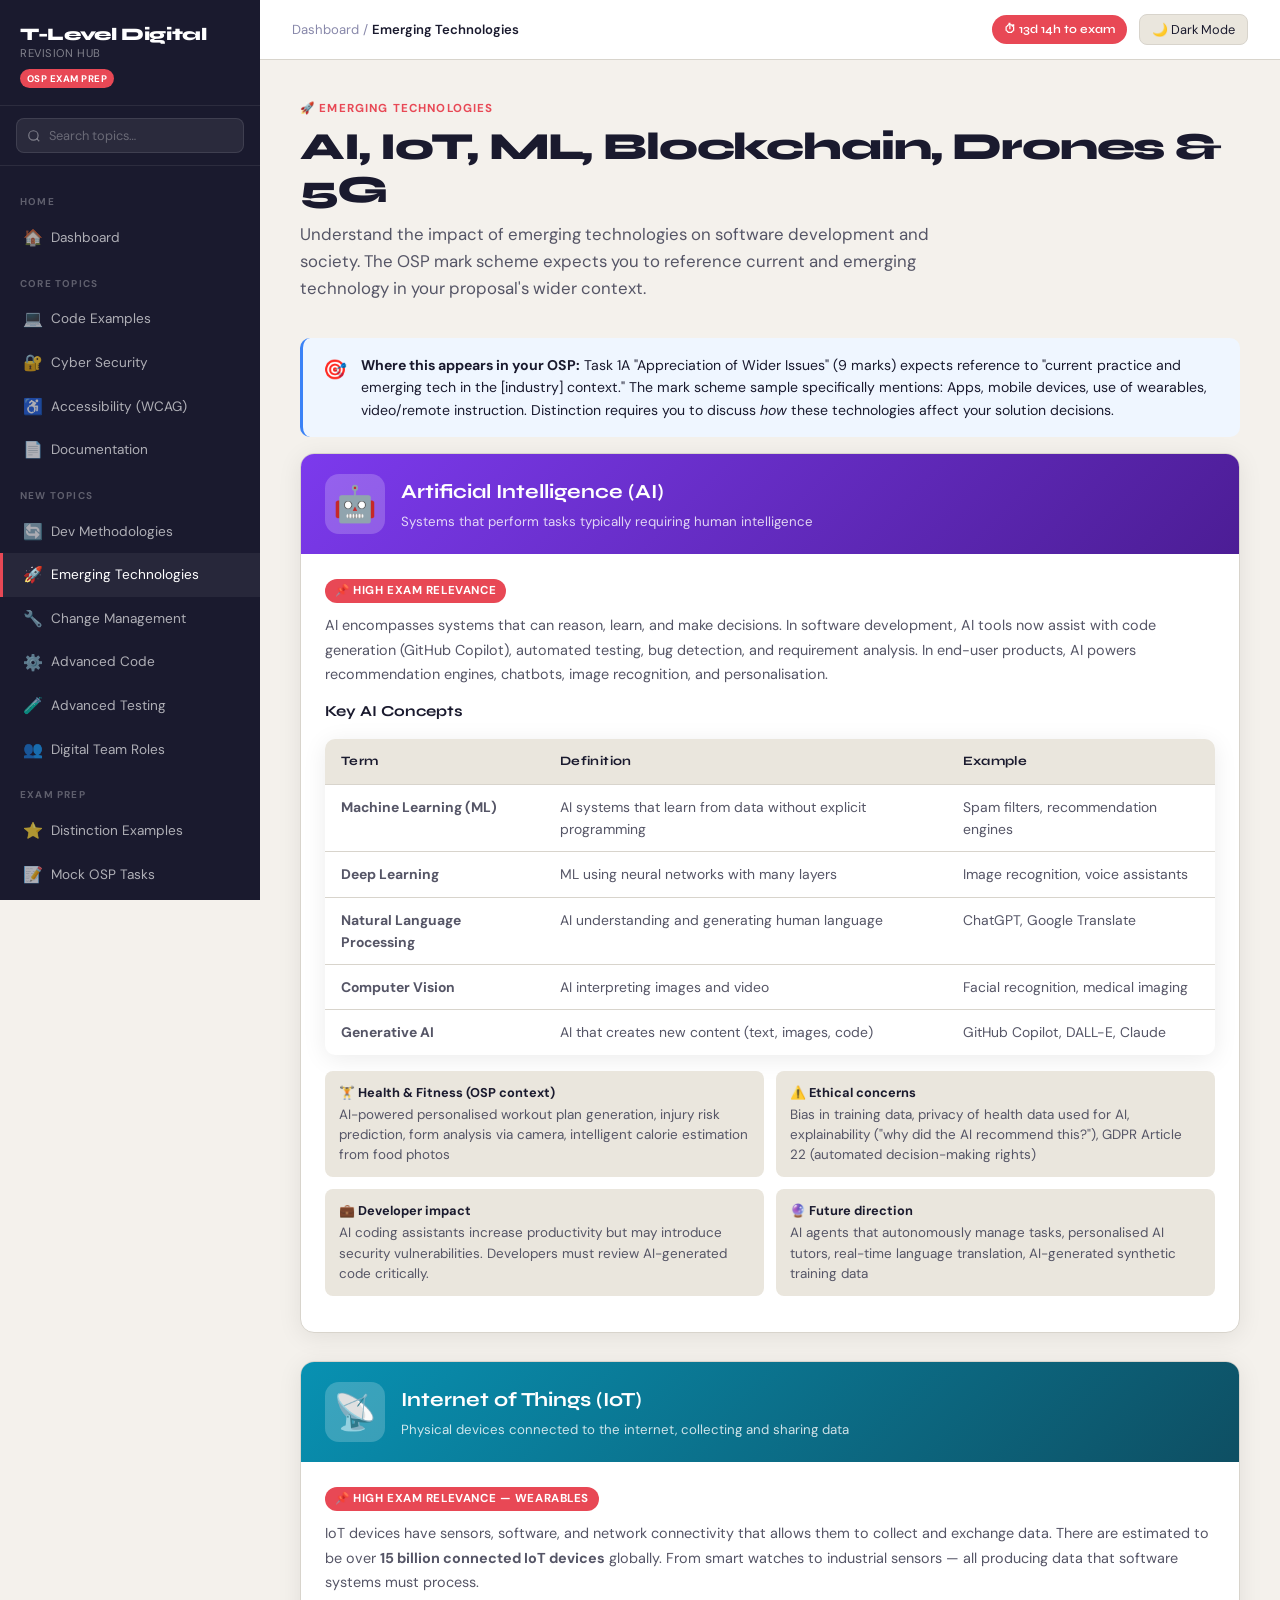
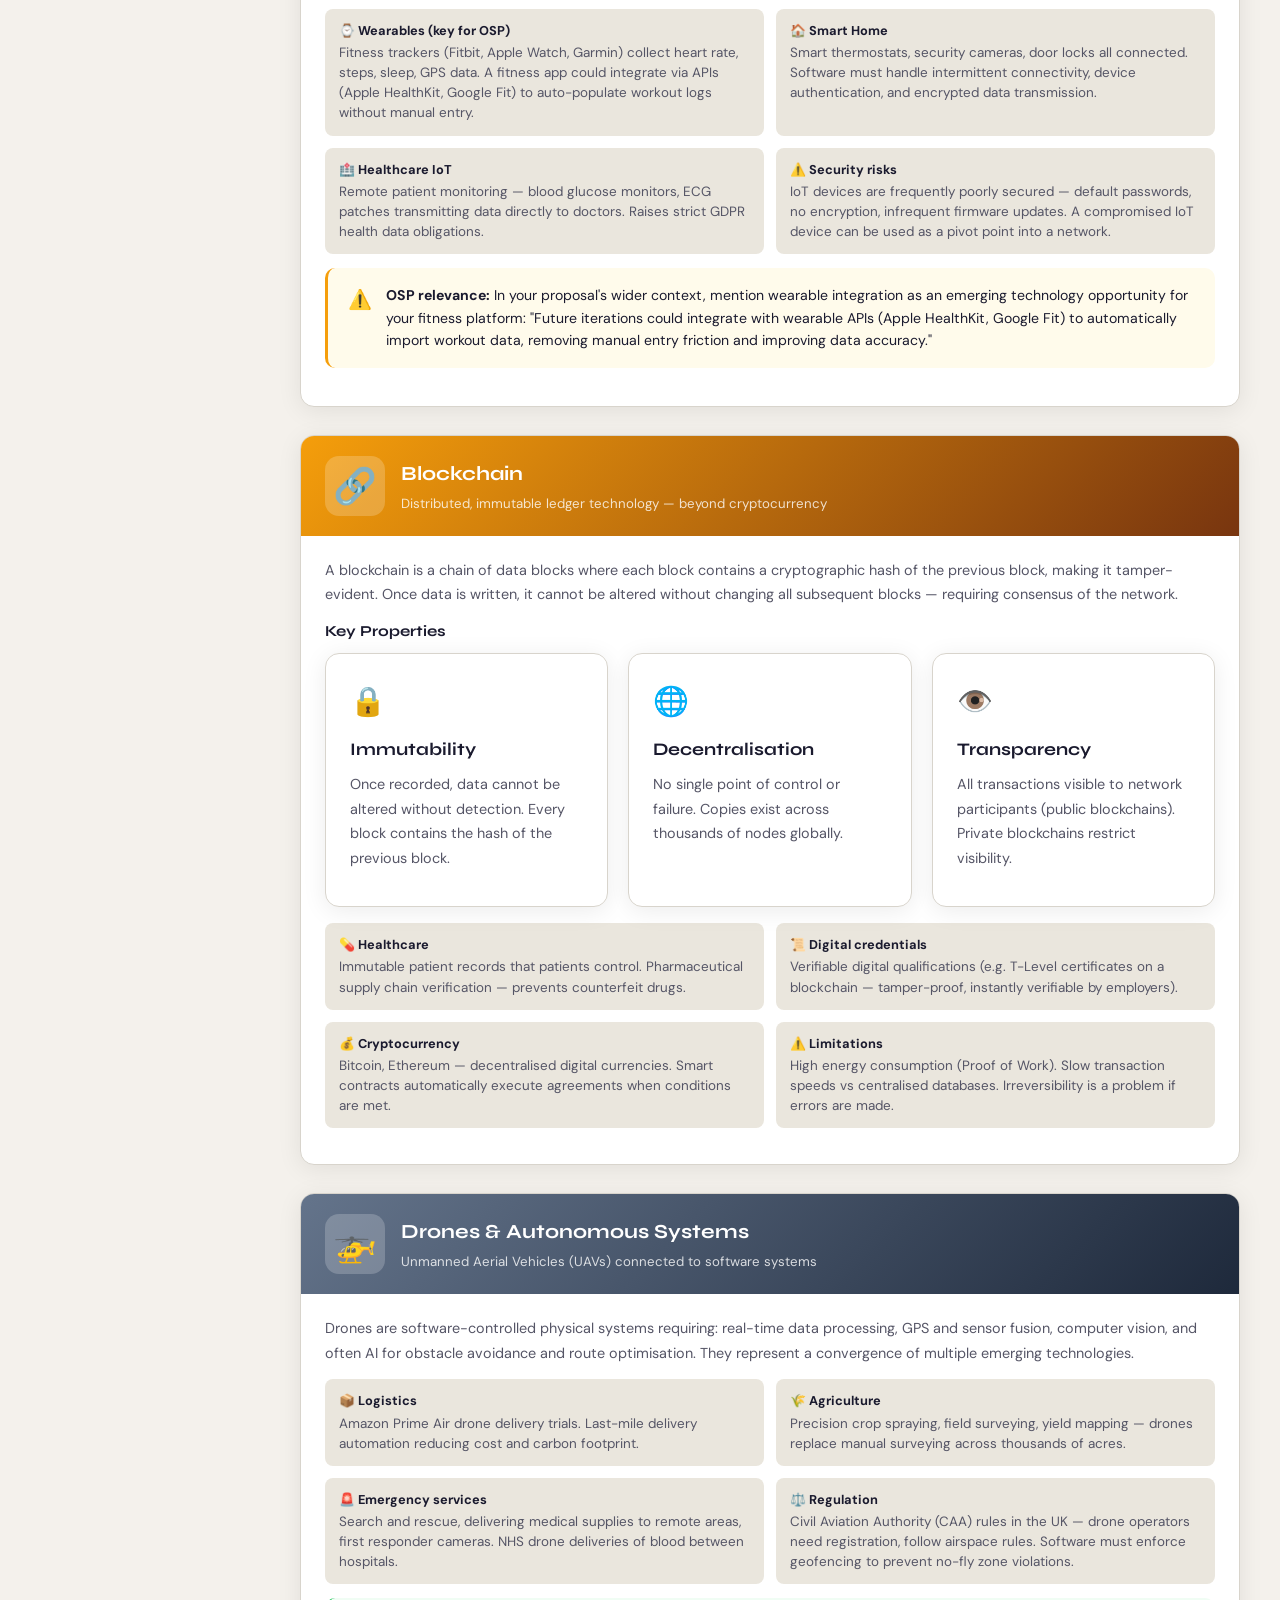
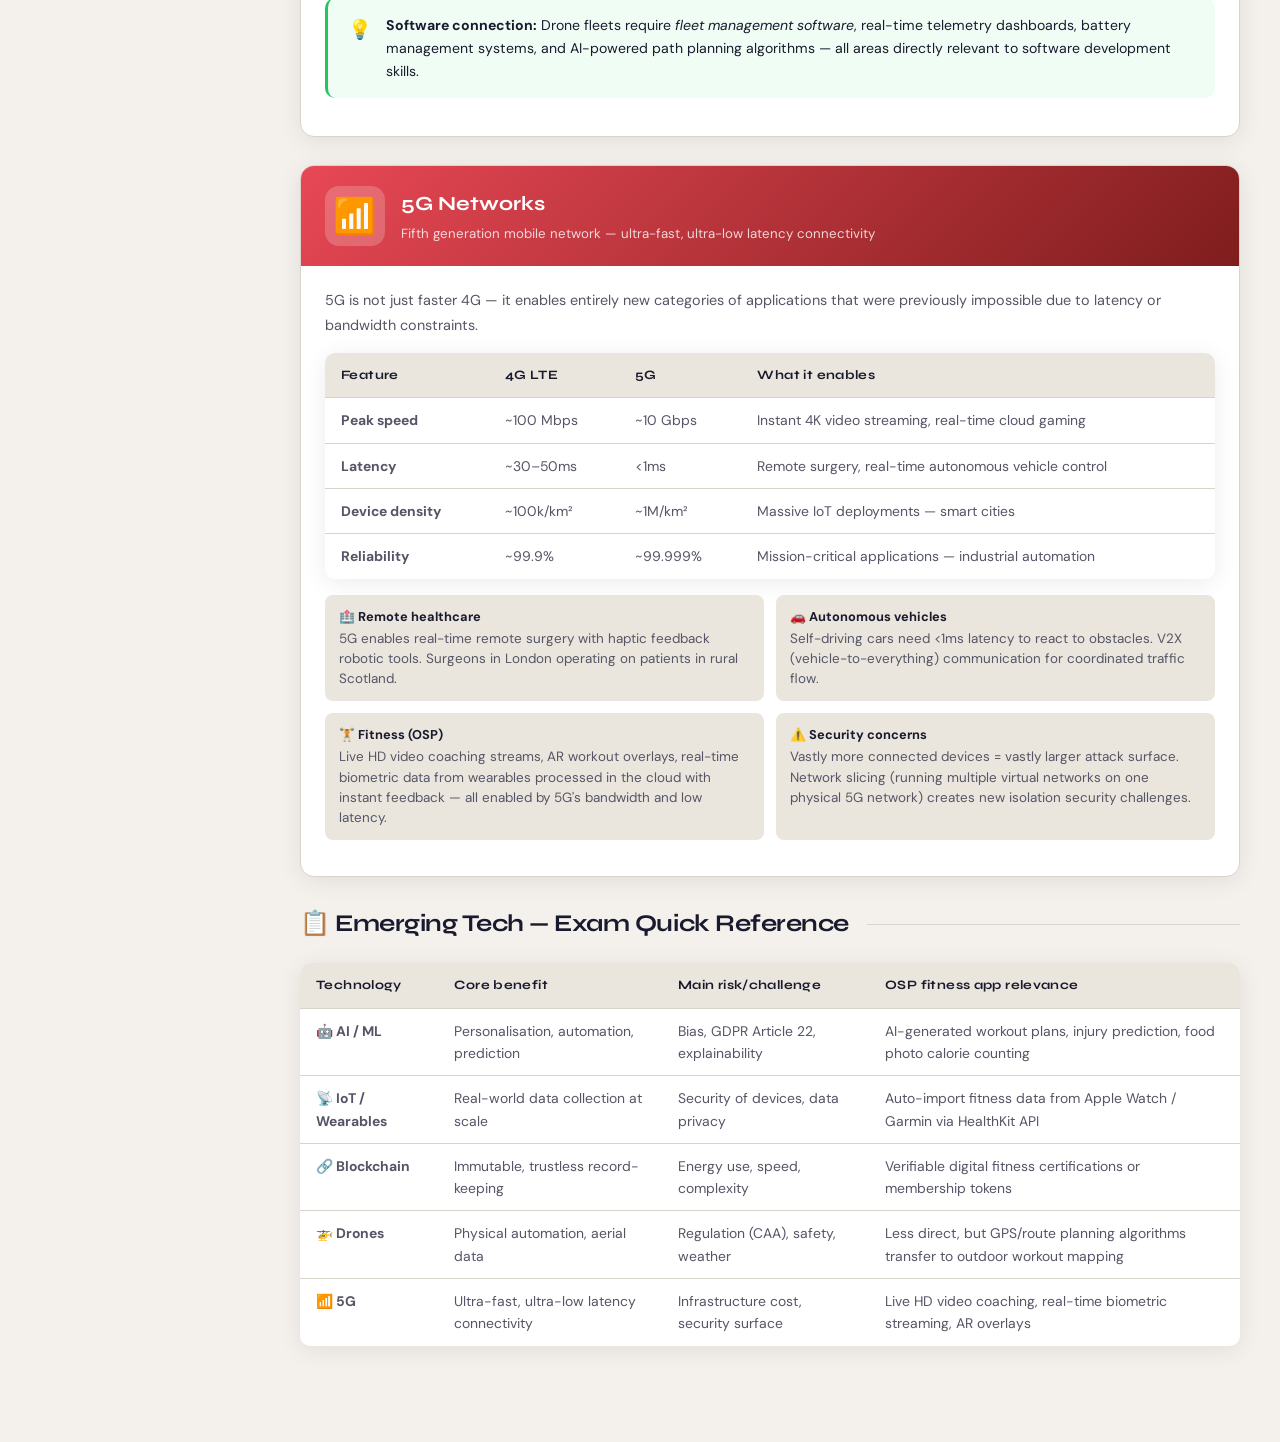
<file: pages/emerging-tech.html>
<!DOCTYPE html>
<html lang="en">
<head>
  <meta charset="UTF-8" />
  <meta name="viewport" content="width=device-width, initial-scale=1.0" />
  <title>Emerging Technologies – T-Level Revision Hub</title>
  <link rel="stylesheet" href="../assets/css/style.css" />
  <style>
    .tech-card {
      background: var(--bg-card);
      border: 1px solid var(--border);
      border-radius: 14px;
      overflow: hidden;
      box-shadow: var(--shadow);
      margin-bottom: 28px;
    }
    .tech-header {
      padding: 20px 24px;
      display: flex;
      align-items: center;
      gap: 16px;
    }
    .tech-icon-big {
      font-size: 2.2rem;
      width: 60px; height: 60px;
      border-radius: 14px;
      background: rgba(255,255,255,0.2);
      display: flex; align-items: center; justify-content: center;
      flex-shrink: 0;
    }
    .tech-header-text h3 {
      font-family: var(--font-display);
      font-size: 1.25rem;
      font-weight: 700;
      color: #fff;
      margin-bottom: 3px;
    }
    .tech-header-text p { font-size: 0.83rem; color: rgba(255,255,255,0.8); }
    .tech-body { padding: 22px 24px; }
    .tech-body p { font-size: 0.9rem; color: var(--text-secondary); line-height: 1.7; margin-bottom: 12px; }

    .impact-grid {
      display: grid;
      grid-template-columns: 1fr 1fr;
      gap: 12px;
      margin: 14px 0;
    }
    .impact-item {
      background: var(--bg-secondary);
      border-radius: 8px;
      padding: 12px 14px;
      font-size: 0.84rem;
      color: var(--text-secondary);
      line-height: 1.5;
    }
    .impact-item strong { display: block; color: var(--text-primary); font-size: 0.8rem; margin-bottom: 3px; }

    .exam-flag {
      display: inline-flex;
      align-items: center;
      gap: 6px;
      background: var(--accent);
      color: #fff;
      font-size: 0.72rem;
      font-weight: 700;
      padding: 3px 10px;
      border-radius: 20px;
      margin-bottom: 10px;
      text-transform: uppercase;
      letter-spacing: 0.05em;
    }

    @media (max-width: 600px) {
      .impact-grid { grid-template-columns: 1fr; }
    }
  </style>
</head>
<body>
<div class="app-layout">
  <aside class="sidebar" id="sidebar">
    <div class="sidebar-header">
      <div class="sidebar-logo">T-Level Digital<span>Revision Hub</span></div>
      <div class="sidebar-badge">OSP Exam Prep</div>
    </div>
    <div class="sidebar-search"><input type="search" id="sidebarSearch" placeholder="Search topics…" /></div>
    <nav class="sidebar-nav">
      <div class="nav-section-label">Home</div>
      <a href="../index.html" class="nav-item"><span class="nav-icon">🏠</span> Dashboard</a>
      <div class="nav-section-label">Core Topics</div>
      <a href="code-examples.html" class="nav-item"><span class="nav-icon">💻</span> Code Examples</a>
      <a href="security.html" class="nav-item"><span class="nav-icon">🔐</span> Cyber Security</a>
      <a href="accessibility.html" class="nav-item"><span class="nav-icon">♿</span> Accessibility (WCAG)</a>
      <a href="documentation.html" class="nav-item"><span class="nav-icon">📄</span> Documentation</a>
      <div class="nav-section-label">New Topics</div>
      <a href="methodologies.html" class="nav-item"><span class="nav-icon">🔄</span> Dev Methodologies</a>
      <a href="emerging-tech.html" class="nav-item active"><span class="nav-icon">🚀</span> Emerging Technologies</a>
      <a href="change-management.html" class="nav-item"><span class="nav-icon">🔧</span> Change Management</a>
      <a href="advanced-code.html" class="nav-item"><span class="nav-icon">⚙️</span> Advanced Code</a>
      <a href="advanced-testing.html" class="nav-item"><span class="nav-icon">🧪</span> Advanced Testing</a>
      <a href="team-roles.html" class="nav-item"><span class="nav-icon">👥</span> Digital Team Roles</a>
      <div class="nav-section-label">Exam Prep</div>
      <a href="distinction-examples.html" class="nav-item"><span class="nav-icon">⭐</span> Distinction Examples</a>
      <a href="mock-tasks.html" class="nav-item"><span class="nav-icon">📝</span> Mock OSP Tasks</a>
      <a href="checklists.html" class="nav-item"><span class="nav-icon">✅</span> Revision Checklists</a>
      <div class="nav-section-label">Your Work</div>
      <a href="your-project.html" class="nav-item"><span class="nav-icon">🔬</span> Your Project Analysis</a>
    </nav>
    <div class="sidebar-footer">T-Level Digital Production, Design &amp; Development · 2025</div>
  </aside>
  <div class="sidebar-overlay" id="sidebarOverlay"></div>

  <main class="main-content">
    <div class="topbar">
      <div class="topbar-left">
        <button class="hamburger" id="hamburger">☰</button>
        <div class="page-breadcrumb">Dashboard / <strong>Emerging Technologies</strong></div>
      </div>
      <div class="topbar-right">
        <div class="exam-countdown" id="examCountdown">⏱ Calculating…</div>
        <button class="theme-toggle" id="themeToggle">🌙 Dark Mode</button>
      </div>
    </div>

    <div class="page-content">
      <header class="page-header fade-up">
        <div class="eyebrow">🚀 Emerging Technologies</div>
        <h1>AI, IoT, ML, Blockchain, Drones &amp; 5G</h1>
        <p>Understand the impact of emerging technologies on software development and society. The OSP mark scheme expects you to reference current and emerging technology in your proposal's wider context.</p>
      </header>

      <div class="info-box info fade-up-2">
        <span class="info-icon">🎯</span>
        <div><strong>Where this appears in your OSP:</strong> Task 1A "Appreciation of Wider Issues" (9 marks) expects reference to "current practice and emerging tech in the [industry] context." The mark scheme sample specifically mentions: Apps, mobile devices, use of wearables, video/remote instruction. Distinction requires you to discuss <em>how</em> these technologies affect your solution decisions.</div>
      </div>

      <!-- AI -->
      <div class="tech-card">
        <div class="tech-header" style="background: linear-gradient(135deg, #7c3aed, #4c1d95);">
          <div class="tech-icon-big">🤖</div>
          <div class="tech-header-text">
            <h3>Artificial Intelligence (AI)</h3>
            <p>Systems that perform tasks typically requiring human intelligence</p>
          </div>
        </div>
        <div class="tech-body">
          <div class="exam-flag">📌 High Exam Relevance</div>
          <p>AI encompasses systems that can reason, learn, and make decisions. In software development, AI tools now assist with code generation (GitHub Copilot), automated testing, bug detection, and requirement analysis. In end-user products, AI powers recommendation engines, chatbots, image recognition, and personalisation.</p>

          <h4 style="font-family:var(--font-display);font-size:0.95rem;margin-bottom:10px;">Key AI Concepts</h4>
          <table>
            <thead><tr><th>Term</th><th>Definition</th><th>Example</th></tr></thead>
            <tbody>
              <tr><td><strong>Machine Learning (ML)</strong></td><td>AI systems that learn from data without explicit programming</td><td>Spam filters, recommendation engines</td></tr>
              <tr><td><strong>Deep Learning</strong></td><td>ML using neural networks with many layers</td><td>Image recognition, voice assistants</td></tr>
              <tr><td><strong>Natural Language Processing</strong></td><td>AI understanding and generating human language</td><td>ChatGPT, Google Translate</td></tr>
              <tr><td><strong>Computer Vision</strong></td><td>AI interpreting images and video</td><td>Facial recognition, medical imaging</td></tr>
              <tr><td><strong>Generative AI</strong></td><td>AI that creates new content (text, images, code)</td><td>GitHub Copilot, DALL-E, Claude</td></tr>
            </tbody>
          </table>

          <div class="impact-grid" style="margin-top:16px;">
            <div class="impact-item"><strong>🏋️ Health &amp; Fitness (OSP context)</strong>AI-powered personalised workout plan generation, injury risk prediction, form analysis via camera, intelligent calorie estimation from food photos</div>
            <div class="impact-item"><strong>⚠️ Ethical concerns</strong>Bias in training data, privacy of health data used for AI, explainability ("why did the AI recommend this?"), GDPR Article 22 (automated decision-making rights)</div>
            <div class="impact-item"><strong>💼 Developer impact</strong>AI coding assistants increase productivity but may introduce security vulnerabilities. Developers must review AI-generated code critically.</div>
            <div class="impact-item"><strong>🔮 Future direction</strong>AI agents that autonomously manage tasks, personalised AI tutors, real-time language translation, AI-generated synthetic training data</div>
          </div>
        </div>
      </div>

      <!-- IoT -->
      <div class="tech-card">
        <div class="tech-header" style="background: linear-gradient(135deg, #0891b2, #0e4f63);">
          <div class="tech-icon-big">📡</div>
          <div class="tech-header-text">
            <h3>Internet of Things (IoT)</h3>
            <p>Physical devices connected to the internet, collecting and sharing data</p>
          </div>
        </div>
        <div class="tech-body">
          <div class="exam-flag">📌 High Exam Relevance — Wearables</div>
          <p>IoT devices have sensors, software, and network connectivity that allows them to collect and exchange data. There are estimated to be over <strong>15 billion connected IoT devices</strong> globally. From smart watches to industrial sensors — all producing data that software systems must process.</p>

          <div class="impact-grid">
            <div class="impact-item"><strong>⌚ Wearables (key for OSP)</strong>Fitness trackers (Fitbit, Apple Watch, Garmin) collect heart rate, steps, sleep, GPS data. A fitness app could integrate via APIs (Apple HealthKit, Google Fit) to auto-populate workout logs without manual entry.</div>
            <div class="impact-item"><strong>🏠 Smart Home</strong>Smart thermostats, security cameras, door locks all connected. Software must handle intermittent connectivity, device authentication, and encrypted data transmission.</div>
            <div class="impact-item"><strong>🏥 Healthcare IoT</strong>Remote patient monitoring — blood glucose monitors, ECG patches transmitting data directly to doctors. Raises strict GDPR health data obligations.</div>
            <div class="impact-item"><strong>⚠️ Security risks</strong>IoT devices are frequently poorly secured — default passwords, no encryption, infrequent firmware updates. A compromised IoT device can be used as a pivot point into a network.</div>
          </div>

          <div class="info-box warn" style="margin-top:14px;">
            <span class="info-icon">⚠️</span>
            <div><strong>OSP relevance:</strong> In your proposal's wider context, mention wearable integration as an emerging technology opportunity for your fitness platform: "Future iterations could integrate with wearable APIs (Apple HealthKit, Google Fit) to automatically import workout data, removing manual entry friction and improving data accuracy."</div>
          </div>
        </div>
      </div>

      <!-- Blockchain -->
      <div class="tech-card">
        <div class="tech-header" style="background: linear-gradient(135deg, #f59e0b, #78350f);">
          <div class="tech-icon-big">🔗</div>
          <div class="tech-header-text">
            <h3>Blockchain</h3>
            <p>Distributed, immutable ledger technology — beyond cryptocurrency</p>
          </div>
        </div>
        <div class="tech-body">
          <p>A blockchain is a chain of data blocks where each block contains a cryptographic hash of the previous block, making it tamper-evident. Once data is written, it cannot be altered without changing all subsequent blocks — requiring consensus of the network.</p>

          <h4 style="font-family:var(--font-display);font-size:0.95rem;margin-bottom:10px;">Key Properties</h4>
          <div class="card-grid card-grid-3" style="margin:10px 0 16px;">
            <div class="card">
              <div class="card-icon">🔒</div>
              <h3>Immutability</h3>
              <p>Once recorded, data cannot be altered without detection. Every block contains the hash of the previous block.</p>
            </div>
            <div class="card">
              <div class="card-icon">🌐</div>
              <h3>Decentralisation</h3>
              <p>No single point of control or failure. Copies exist across thousands of nodes globally.</p>
            </div>
            <div class="card">
              <div class="card-icon">👁️</div>
              <h3>Transparency</h3>
              <p>All transactions visible to network participants (public blockchains). Private blockchains restrict visibility.</p>
            </div>
          </div>

          <div class="impact-grid">
            <div class="impact-item"><strong>💊 Healthcare</strong>Immutable patient records that patients control. Pharmaceutical supply chain verification — prevents counterfeit drugs.</div>
            <div class="impact-item"><strong>📜 Digital credentials</strong>Verifiable digital qualifications (e.g. T-Level certificates on a blockchain — tamper-proof, instantly verifiable by employers).</div>
            <div class="impact-item"><strong>💰 Cryptocurrency</strong>Bitcoin, Ethereum — decentralised digital currencies. Smart contracts automatically execute agreements when conditions are met.</div>
            <div class="impact-item"><strong>⚠️ Limitations</strong>High energy consumption (Proof of Work). Slow transaction speeds vs centralised databases. Irreversibility is a problem if errors are made.</div>
          </div>
        </div>
      </div>

      <!-- Drones -->
      <div class="tech-card">
        <div class="tech-header" style="background: linear-gradient(135deg, #64748b, #1e293b);">
          <div class="tech-icon-big">🚁</div>
          <div class="tech-header-text">
            <h3>Drones &amp; Autonomous Systems</h3>
            <p>Unmanned Aerial Vehicles (UAVs) connected to software systems</p>
          </div>
        </div>
        <div class="tech-body">
          <p>Drones are software-controlled physical systems requiring: real-time data processing, GPS and sensor fusion, computer vision, and often AI for obstacle avoidance and route optimisation. They represent a convergence of multiple emerging technologies.</p>

          <div class="impact-grid">
            <div class="impact-item"><strong>📦 Logistics</strong>Amazon Prime Air drone delivery trials. Last-mile delivery automation reducing cost and carbon footprint.</div>
            <div class="impact-item"><strong>🌾 Agriculture</strong>Precision crop spraying, field surveying, yield mapping — drones replace manual surveying across thousands of acres.</div>
            <div class="impact-item"><strong>🚨 Emergency services</strong>Search and rescue, delivering medical supplies to remote areas, first responder cameras. NHS drone deliveries of blood between hospitals.</div>
            <div class="impact-item"><strong>⚖️ Regulation</strong>Civil Aviation Authority (CAA) rules in the UK — drone operators need registration, follow airspace rules. Software must enforce geofencing to prevent no-fly zone violations.</div>
          </div>

          <div class="info-box tip" style="margin-top:12px;">
            <span class="info-icon">💡</span>
            <div><strong>Software connection:</strong> Drone fleets require <em>fleet management software</em>, real-time telemetry dashboards, battery management systems, and AI-powered path planning algorithms — all areas directly relevant to software development skills.</div>
          </div>
        </div>
      </div>

      <!-- 5G -->
      <div class="tech-card">
        <div class="tech-header" style="background: linear-gradient(135deg, #e84855, #7f1d1d);">
          <div class="tech-icon-big">📶</div>
          <div class="tech-header-text">
            <h3>5G Networks</h3>
            <p>Fifth generation mobile network — ultra-fast, ultra-low latency connectivity</p>
          </div>
        </div>
        <div class="tech-body">
          <p>5G is not just faster 4G — it enables entirely new categories of applications that were previously impossible due to latency or bandwidth constraints.</p>

          <table>
            <thead><tr><th>Feature</th><th>4G LTE</th><th>5G</th><th>What it enables</th></tr></thead>
            <tbody>
              <tr><td><strong>Peak speed</strong></td><td>~100 Mbps</td><td>~10 Gbps</td><td>Instant 4K video streaming, real-time cloud gaming</td></tr>
              <tr><td><strong>Latency</strong></td><td>~30–50ms</td><td>&lt;1ms</td><td>Remote surgery, real-time autonomous vehicle control</td></tr>
              <tr><td><strong>Device density</strong></td><td>~100k/km²</td><td>~1M/km²</td><td>Massive IoT deployments — smart cities</td></tr>
              <tr><td><strong>Reliability</strong></td><td>~99.9%</td><td>~99.999%</td><td>Mission-critical applications — industrial automation</td></tr>
            </tbody>
          </table>

          <div class="impact-grid" style="margin-top:14px;">
            <div class="impact-item"><strong>🏥 Remote healthcare</strong>5G enables real-time remote surgery with haptic feedback robotic tools. Surgeons in London operating on patients in rural Scotland.</div>
            <div class="impact-item"><strong>🚗 Autonomous vehicles</strong>Self-driving cars need &lt;1ms latency to react to obstacles. V2X (vehicle-to-everything) communication for coordinated traffic flow.</div>
            <div class="impact-item"><strong>🏋️ Fitness (OSP)</strong>Live HD video coaching streams, AR workout overlays, real-time biometric data from wearables processed in the cloud with instant feedback — all enabled by 5G's bandwidth and low latency.</div>
            <div class="impact-item"><strong>⚠️ Security concerns</strong>Vastly more connected devices = vastly larger attack surface. Network slicing (running multiple virtual networks on one physical 5G network) creates new isolation security challenges.</div>
          </div>
        </div>
      </div>

      <!-- Quick comparison table -->
      <h2 class="section-title">📋 Emerging Tech — Exam Quick Reference</h2>
      <table>
        <thead>
          <tr><th>Technology</th><th>Core benefit</th><th>Main risk/challenge</th><th>OSP fitness app relevance</th></tr>
        </thead>
        <tbody>
          <tr>
            <td><strong>🤖 AI / ML</strong></td>
            <td>Personalisation, automation, prediction</td>
            <td>Bias, GDPR Article 22, explainability</td>
            <td>AI-generated workout plans, injury prediction, food photo calorie counting</td>
          </tr>
          <tr>
            <td><strong>📡 IoT / Wearables</strong></td>
            <td>Real-world data collection at scale</td>
            <td>Security of devices, data privacy</td>
            <td>Auto-import fitness data from Apple Watch / Garmin via HealthKit API</td>
          </tr>
          <tr>
            <td><strong>🔗 Blockchain</strong></td>
            <td>Immutable, trustless record-keeping</td>
            <td>Energy use, speed, complexity</td>
            <td>Verifiable digital fitness certifications or membership tokens</td>
          </tr>
          <tr>
            <td><strong>🚁 Drones</strong></td>
            <td>Physical automation, aerial data</td>
            <td>Regulation (CAA), safety, weather</td>
            <td>Less direct, but GPS/route planning algorithms transfer to outdoor workout mapping</td>
          </tr>
          <tr>
            <td><strong>📶 5G</strong></td>
            <td>Ultra-fast, ultra-low latency connectivity</td>
            <td>Infrastructure cost, security surface</td>
            <td>Live HD video coaching, real-time biometric streaming, AR overlays</td>
          </tr>
        </tbody>
      </table>

    </div>
  </main>
</div>
<script src="../assets/js/script.js"></script>
</body>
</html>
</file>
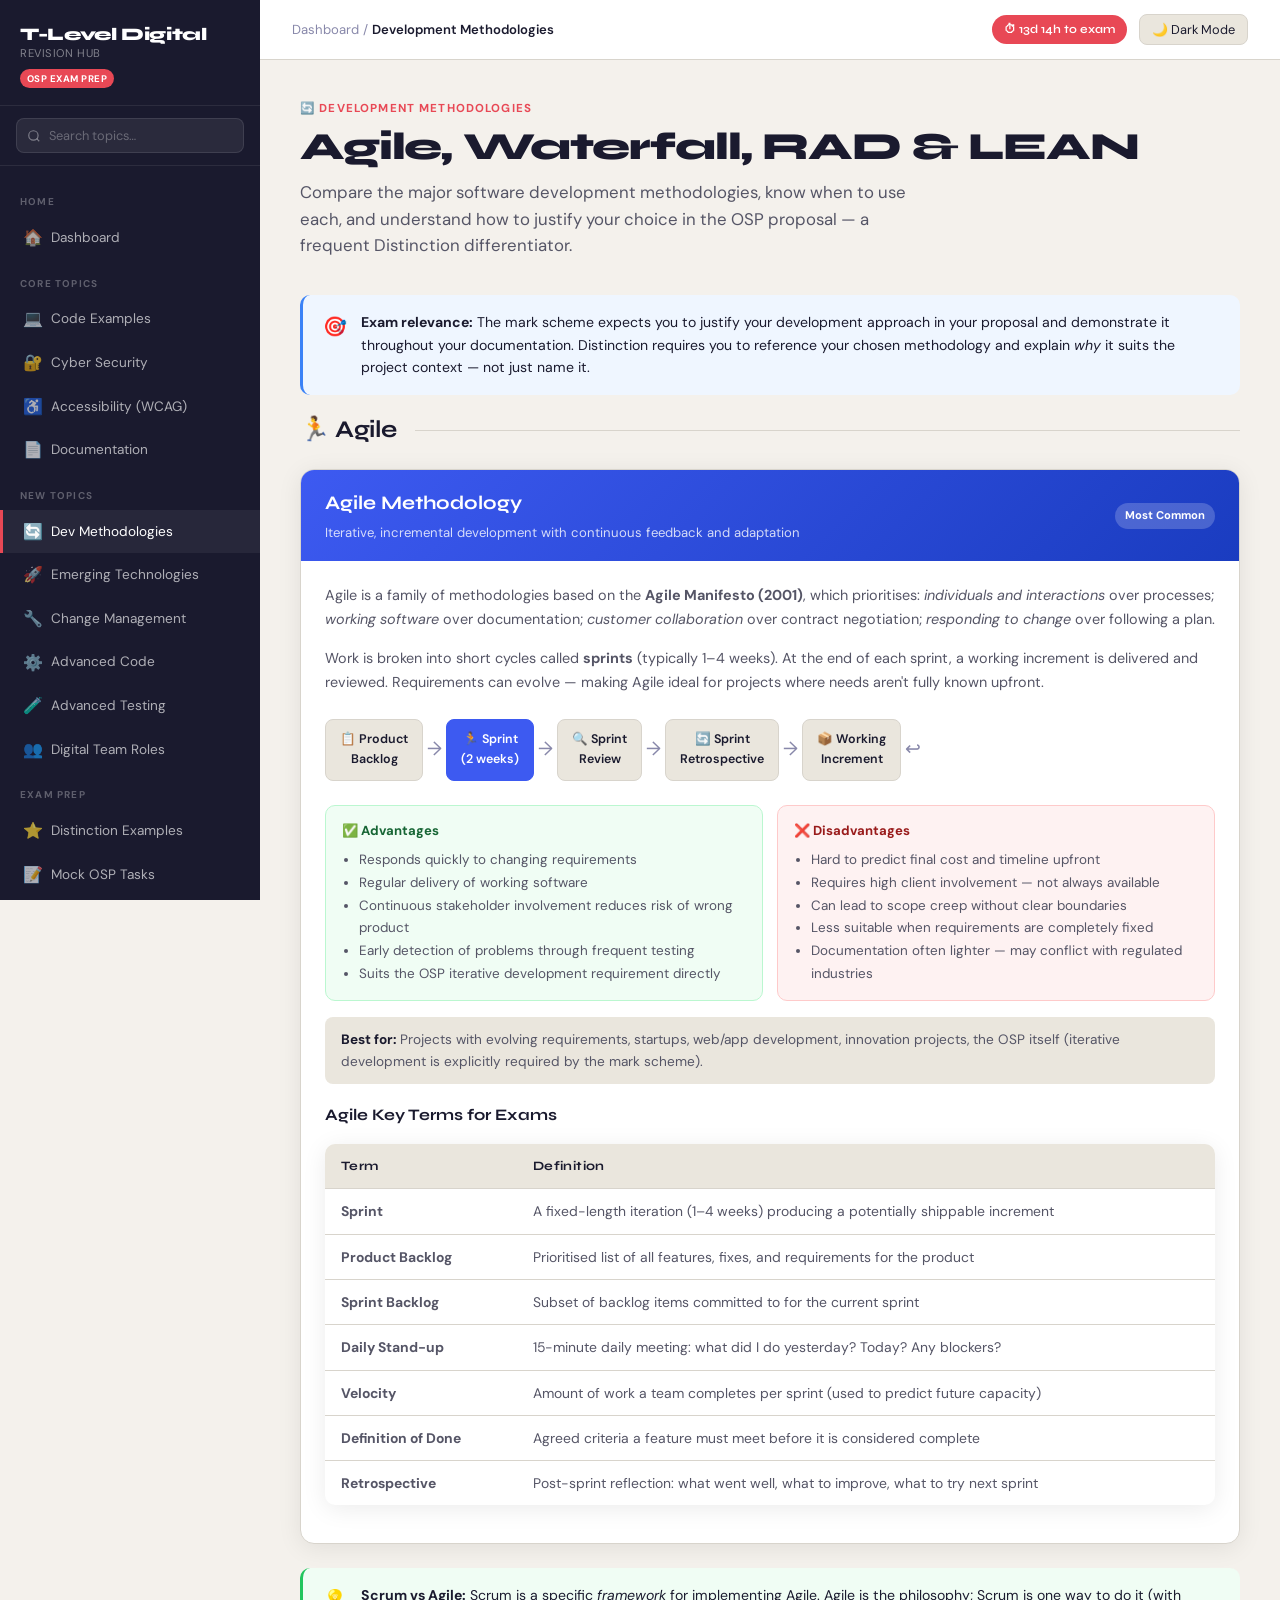
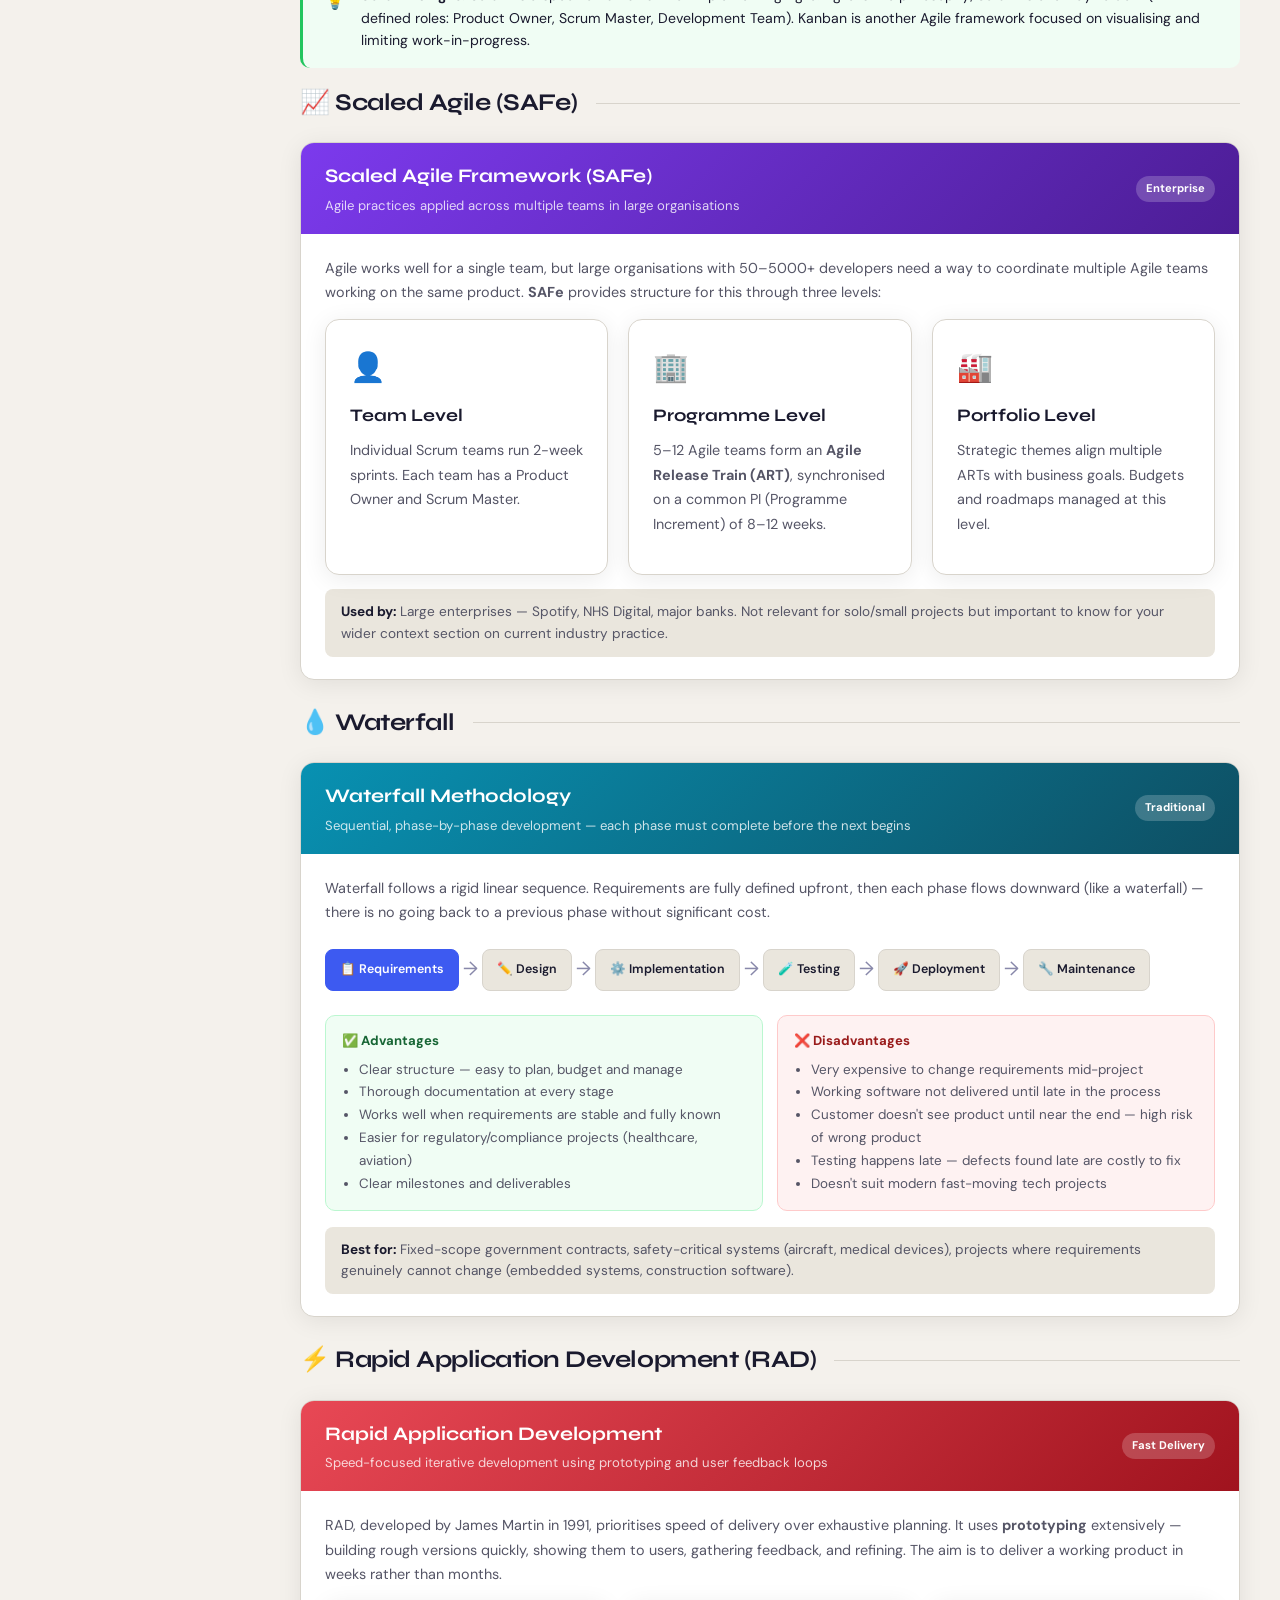
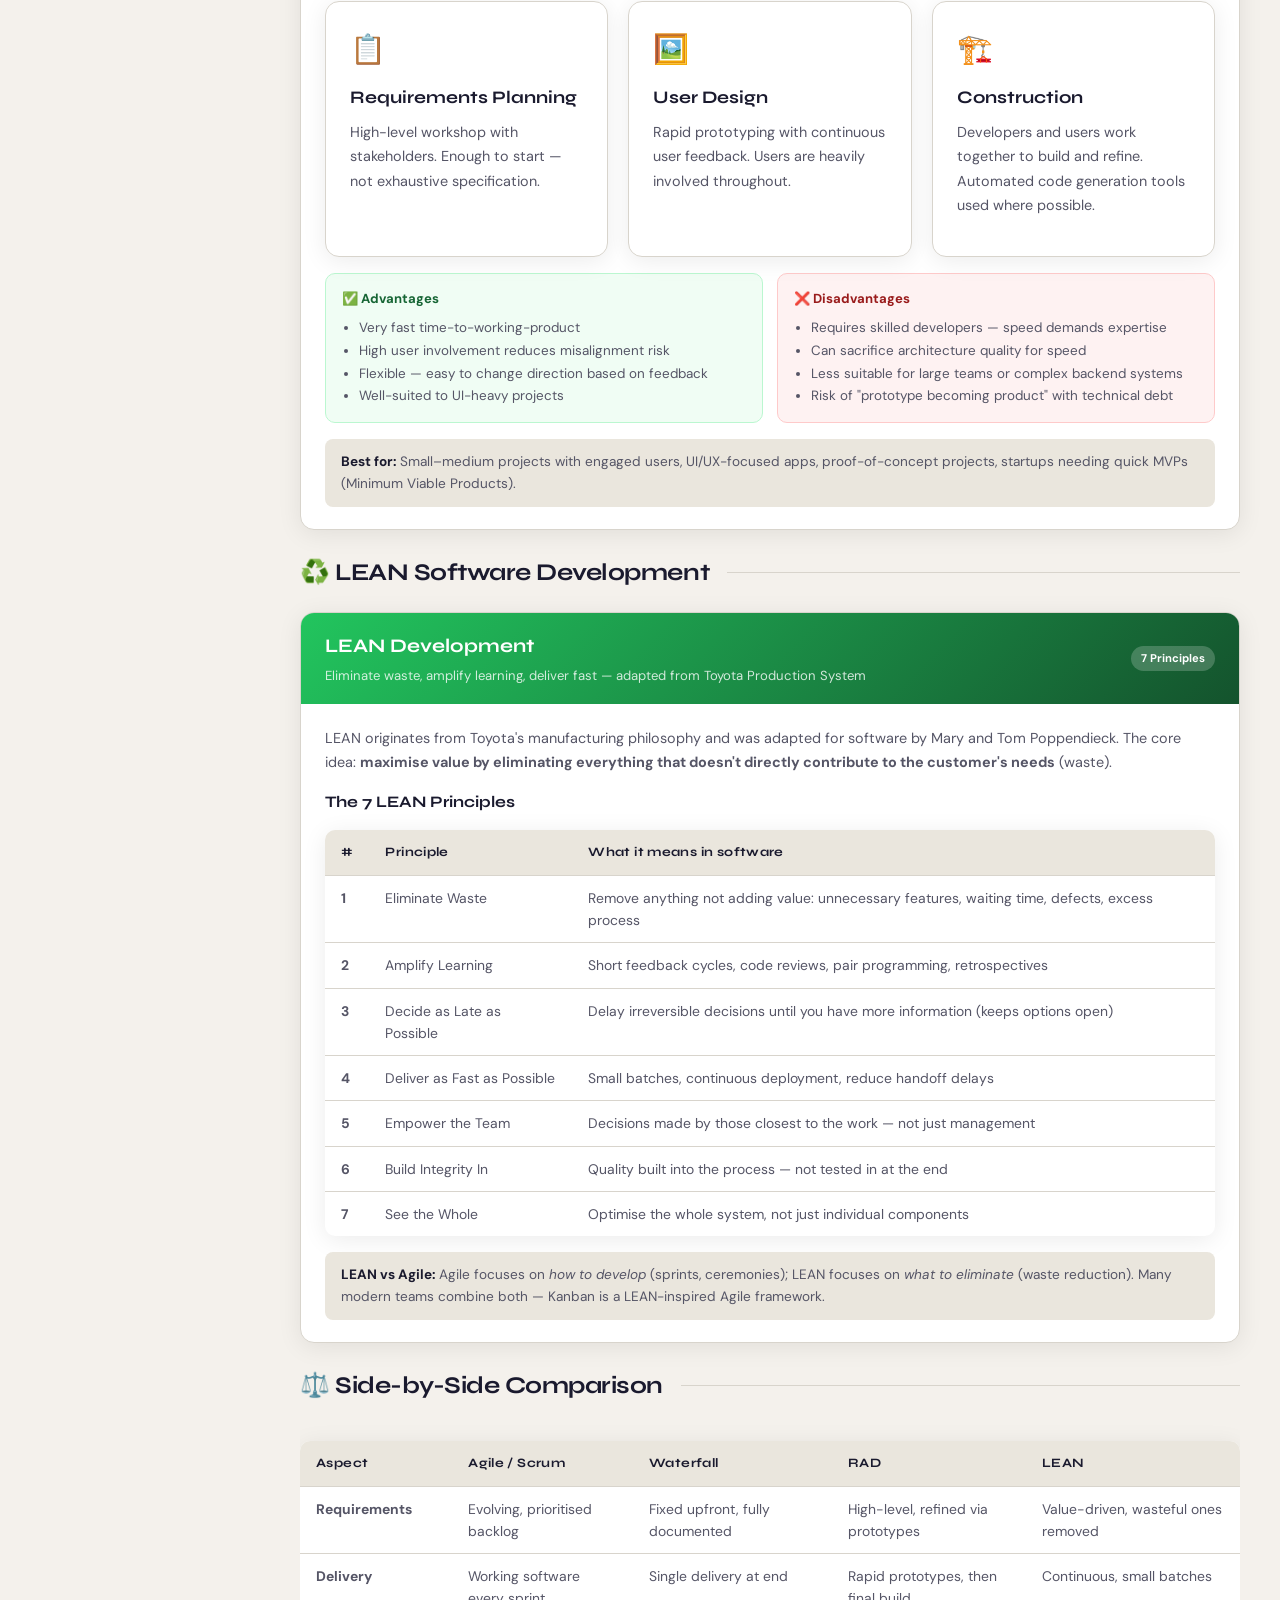
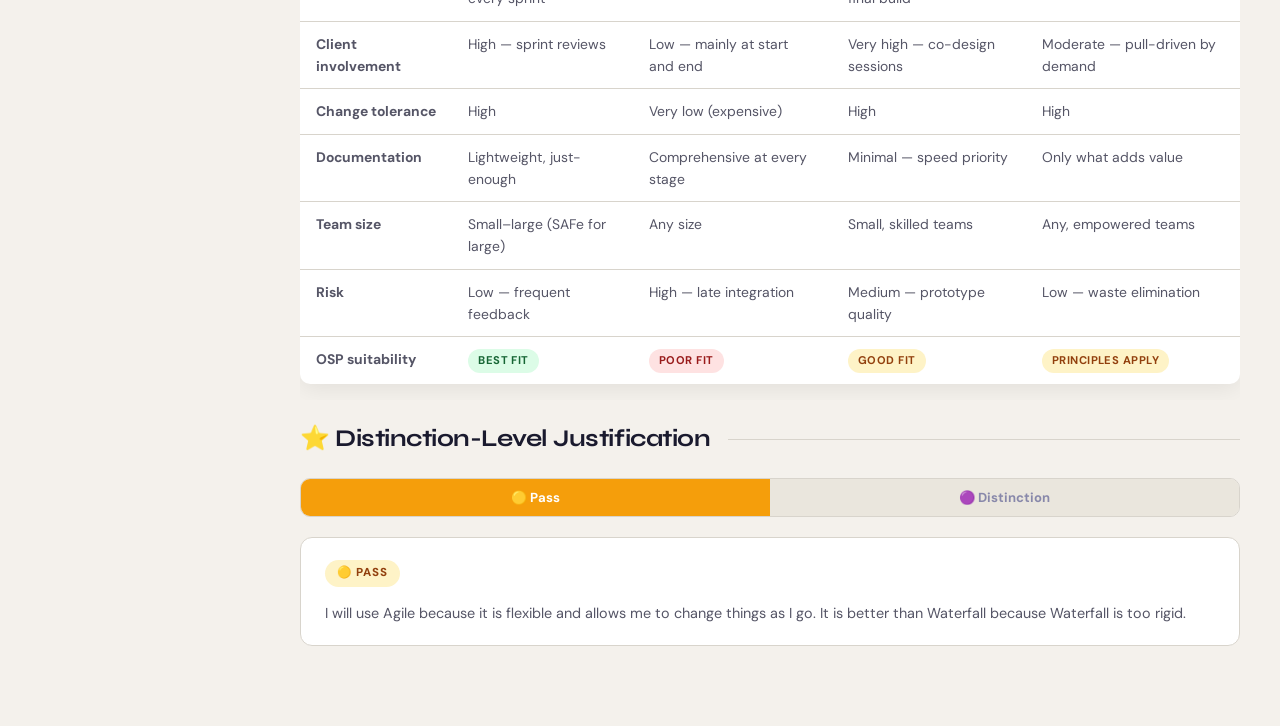
<file: pages/methodologies.html>
<!DOCTYPE html>
<html lang="en">
<head>
  <meta charset="UTF-8" />
  <meta name="viewport" content="width=device-width, initial-scale=1.0" />
  <title>Development Methodologies – T-Level Revision Hub</title>
  <link rel="stylesheet" href="../assets/css/style.css" />
  <style>
    .method-card {
      background: var(--bg-card);
      border: 1px solid var(--border);
      border-radius: 14px;
      overflow: hidden;
      box-shadow: var(--shadow);
      margin-bottom: 24px;
    }
    .method-header {
      padding: 18px 24px;
      display: flex;
      align-items: center;
      justify-content: space-between;
      gap: 12px;
    }
    .method-header h3 {
      font-family: var(--font-display);
      font-size: 1.2rem;
      font-weight: 700;
      color: #fff;
      margin: 0;
    }
    .method-header p { font-size: 0.82rem; color: rgba(255,255,255,0.8); margin: 3px 0 0; }
    .method-badge {
      background: rgba(255,255,255,0.2);
      color: #fff;
      font-size: 0.7rem;
      font-weight: 700;
      padding: 4px 10px;
      border-radius: 20px;
      white-space: nowrap;
      flex-shrink: 0;
    }
    .method-body { padding: 22px 24px; }
    .method-body p { font-size: 0.9rem; color: var(--text-secondary); line-height: 1.7; margin-bottom: 14px; }

    .pros-cons {
      display: grid;
      grid-template-columns: 1fr 1fr;
      gap: 14px;
      margin: 16px 0;
    }
    .pros, .cons {
      border-radius: 10px;
      padding: 14px 16px;
    }
    .pros { background: #f0fdf4; border: 1px solid #bbf7d0; }
    .cons { background: #fef2f2; border: 1px solid #fecaca; }
    [data-theme="dark"] .pros { background: #052e16; border-color: #14532d; }
    [data-theme="dark"] .cons { background: #1a0505; border-color: #450a0a; }
    .pros h4 { color: #166534; font-size: 0.82rem; font-weight: 700; margin-bottom: 8px; }
    .cons h4 { color: #991b1b; font-size: 0.82rem; font-weight: 700; margin-bottom: 8px; }
    [data-theme="dark"] .pros h4 { color: #86efac; }
    [data-theme="dark"] .cons h4 { color: #fca5a5; }
    .pros ul, .cons ul { padding-left: 1.3em; font-size: 0.84rem; color: var(--text-secondary); line-height: 1.7; }

    .when-to-use {
      background: var(--bg-secondary);
      border-radius: 8px;
      padding: 12px 16px;
      font-size: 0.85rem;
      color: var(--text-secondary);
      margin-top: 8px;
    }
    .when-to-use strong { color: var(--text-primary); }

    .comparison-table-wrap { overflow-x: auto; margin: 20px 0; }

    .sprint-diagram {
      display: flex;
      align-items: center;
      gap: 0;
      margin: 20px 0;
      overflow-x: auto;
      padding: 4px 0;
    }
    .sprint-step {
      background: var(--bg-secondary);
      border: 1px solid var(--border);
      border-radius: 8px;
      padding: 10px 14px;
      font-size: 0.78rem;
      font-weight: 600;
      color: var(--text-primary);
      text-align: center;
      white-space: nowrap;
      flex-shrink: 0;
    }
    .sprint-arrow {
      color: var(--text-muted);
      font-size: 1.2rem;
      padding: 0 4px;
      flex-shrink: 0;
    }
    .sprint-step.highlight {
      background: var(--accent-2);
      color: #fff;
      border-color: var(--accent-2);
    }

    @media (max-width: 600px) {
      .pros-cons { grid-template-columns: 1fr; }
    }
  </style>
</head>
<body>
<div class="app-layout">
  <aside class="sidebar" id="sidebar">
    <div class="sidebar-header">
      <div class="sidebar-logo">T-Level Digital<span>Revision Hub</span></div>
      <div class="sidebar-badge">OSP Exam Prep</div>
    </div>
    <div class="sidebar-search"><input type="search" id="sidebarSearch" placeholder="Search topics…" /></div>
    <nav class="sidebar-nav">
      <div class="nav-section-label">Home</div>
      <a href="../index.html" class="nav-item"><span class="nav-icon">🏠</span> Dashboard</a>
      <div class="nav-section-label">Core Topics</div>
      <a href="code-examples.html" class="nav-item"><span class="nav-icon">💻</span> Code Examples</a>
      <a href="security.html" class="nav-item"><span class="nav-icon">🔐</span> Cyber Security</a>
      <a href="accessibility.html" class="nav-item"><span class="nav-icon">♿</span> Accessibility (WCAG)</a>
      <a href="documentation.html" class="nav-item"><span class="nav-icon">📄</span> Documentation</a>
      <div class="nav-section-label">New Topics</div>
      <a href="methodologies.html" class="nav-item active"><span class="nav-icon">🔄</span> Dev Methodologies</a>
      <a href="emerging-tech.html" class="nav-item"><span class="nav-icon">🚀</span> Emerging Technologies</a>
      <a href="change-management.html" class="nav-item"><span class="nav-icon">🔧</span> Change Management</a>
      <a href="advanced-code.html" class="nav-item"><span class="nav-icon">⚙️</span> Advanced Code</a>
      <a href="advanced-testing.html" class="nav-item"><span class="nav-icon">🧪</span> Advanced Testing</a>
      <a href="team-roles.html" class="nav-item"><span class="nav-icon">👥</span> Digital Team Roles</a>
      <div class="nav-section-label">Exam Prep</div>
      <a href="distinction-examples.html" class="nav-item"><span class="nav-icon">⭐</span> Distinction Examples</a>
      <a href="mock-tasks.html" class="nav-item"><span class="nav-icon">📝</span> Mock OSP Tasks</a>
      <a href="checklists.html" class="nav-item"><span class="nav-icon">✅</span> Revision Checklists</a>
      <div class="nav-section-label">Your Work</div>
      <a href="your-project.html" class="nav-item"><span class="nav-icon">🔬</span> Your Project Analysis</a>
    </nav>
    <div class="sidebar-footer">T-Level Digital Production, Design &amp; Development · 2025</div>
  </aside>
  <div class="sidebar-overlay" id="sidebarOverlay"></div>

  <main class="main-content">
    <div class="topbar">
      <div class="topbar-left">
        <button class="hamburger" id="hamburger">☰</button>
        <div class="page-breadcrumb">Dashboard / <strong>Development Methodologies</strong></div>
      </div>
      <div class="topbar-right">
        <div class="exam-countdown" id="examCountdown">⏱ Calculating…</div>
        <button class="theme-toggle" id="themeToggle">🌙 Dark Mode</button>
      </div>
    </div>

    <div class="page-content">
      <header class="page-header fade-up">
        <div class="eyebrow">🔄 Development Methodologies</div>
        <h1>Agile, Waterfall, RAD &amp; LEAN</h1>
        <p>Compare the major software development methodologies, know when to use each, and understand how to justify your choice in the OSP proposal — a frequent Distinction differentiator.</p>
      </header>

      <div class="info-box info fade-up-2">
        <span class="info-icon">🎯</span>
        <div><strong>Exam relevance:</strong> The mark scheme expects you to justify your development approach in your proposal and demonstrate it throughout your documentation. Distinction requires you to reference your chosen methodology and explain <em>why</em> it suits the project context — not just name it.</div>
      </div>

      <!-- AGILE -->
      <h2 class="section-title">🏃 Agile</h2>

      <div class="method-card">
        <div class="method-header" style="background: linear-gradient(135deg, #3d5af1, #1a3cc0);">
          <div>
            <h3>Agile Methodology</h3>
            <p>Iterative, incremental development with continuous feedback and adaptation</p>
          </div>
          <span class="method-badge">Most Common</span>
        </div>
        <div class="method-body">
          <p>Agile is a family of methodologies based on the <strong>Agile Manifesto (2001)</strong>, which prioritises: <em>individuals and interactions</em> over processes; <em>working software</em> over documentation; <em>customer collaboration</em> over contract negotiation; <em>responding to change</em> over following a plan.</p>

          <p>Work is broken into short cycles called <strong>sprints</strong> (typically 1–4 weeks). At the end of each sprint, a working increment is delivered and reviewed. Requirements can evolve — making Agile ideal for projects where needs aren't fully known upfront.</p>

          <div class="sprint-diagram">
            <div class="sprint-step">📋 Product<br>Backlog</div>
            <div class="sprint-arrow">→</div>
            <div class="sprint-step highlight">🏃 Sprint<br>(2 weeks)</div>
            <div class="sprint-arrow">→</div>
            <div class="sprint-step">🔍 Sprint<br>Review</div>
            <div class="sprint-arrow">→</div>
            <div class="sprint-step">🔄 Sprint<br>Retrospective</div>
            <div class="sprint-arrow">→</div>
            <div class="sprint-step">📦 Working<br>Increment</div>
            <div class="sprint-arrow">↩</div>
          </div>

          <div class="pros-cons">
            <div class="pros">
              <h4>✅ Advantages</h4>
              <ul>
                <li>Responds quickly to changing requirements</li>
                <li>Regular delivery of working software</li>
                <li>Continuous stakeholder involvement reduces risk of wrong product</li>
                <li>Early detection of problems through frequent testing</li>
                <li>Suits the OSP iterative development requirement directly</li>
              </ul>
            </div>
            <div class="cons">
              <h4>❌ Disadvantages</h4>
              <ul>
                <li>Hard to predict final cost and timeline upfront</li>
                <li>Requires high client involvement — not always available</li>
                <li>Can lead to scope creep without clear boundaries</li>
                <li>Less suitable when requirements are completely fixed</li>
                <li>Documentation often lighter — may conflict with regulated industries</li>
              </ul>
            </div>
          </div>

          <div class="when-to-use">
            <strong>Best for:</strong> Projects with evolving requirements, startups, web/app development, innovation projects, the OSP itself (iterative development is explicitly required by the mark scheme).
          </div>

          <h4 style="font-family:var(--font-display);margin:18px 0 10px;font-size:1rem;">Agile Key Terms for Exams</h4>
          <table>
            <thead><tr><th>Term</th><th>Definition</th></tr></thead>
            <tbody>
              <tr><td><strong>Sprint</strong></td><td>A fixed-length iteration (1–4 weeks) producing a potentially shippable increment</td></tr>
              <tr><td><strong>Product Backlog</strong></td><td>Prioritised list of all features, fixes, and requirements for the product</td></tr>
              <tr><td><strong>Sprint Backlog</strong></td><td>Subset of backlog items committed to for the current sprint</td></tr>
              <tr><td><strong>Daily Stand-up</strong></td><td>15-minute daily meeting: what did I do yesterday? Today? Any blockers?</td></tr>
              <tr><td><strong>Velocity</strong></td><td>Amount of work a team completes per sprint (used to predict future capacity)</td></tr>
              <tr><td><strong>Definition of Done</strong></td><td>Agreed criteria a feature must meet before it is considered complete</td></tr>
              <tr><td><strong>Retrospective</strong></td><td>Post-sprint reflection: what went well, what to improve, what to try next sprint</td></tr>
            </tbody>
          </table>
        </div>
      </div>

      <!-- SCRUM -->
      <div class="info-box tip">
        <span class="info-icon">💡</span>
        <div><strong>Scrum vs Agile:</strong> Scrum is a specific <em>framework</em> for implementing Agile. Agile is the philosophy; Scrum is one way to do it (with defined roles: Product Owner, Scrum Master, Development Team). Kanban is another Agile framework focused on visualising and limiting work-in-progress.</div>
      </div>

      <!-- SCALED AGILE (SAFe) -->
      <h2 class="section-title">📈 Scaled Agile (SAFe)</h2>

      <div class="method-card">
        <div class="method-header" style="background: linear-gradient(135deg, #7c3aed, #4c1d95);">
          <div>
            <h3>Scaled Agile Framework (SAFe)</h3>
            <p>Agile practices applied across multiple teams in large organisations</p>
          </div>
          <span class="method-badge">Enterprise</span>
        </div>
        <div class="method-body">
          <p>Agile works well for a single team, but large organisations with 50–5000+ developers need a way to coordinate multiple Agile teams working on the same product. <strong>SAFe</strong> provides structure for this through three levels:</p>

          <div class="card-grid card-grid-3" style="margin: 14px 0;">
            <div class="card">
              <div class="card-icon">👤</div>
              <h3>Team Level</h3>
              <p>Individual Scrum teams run 2-week sprints. Each team has a Product Owner and Scrum Master.</p>
            </div>
            <div class="card">
              <div class="card-icon">🏢</div>
              <h3>Programme Level</h3>
              <p>5–12 Agile teams form an <strong>Agile Release Train (ART)</strong>, synchronised on a common PI (Programme Increment) of 8–12 weeks.</p>
            </div>
            <div class="card">
              <div class="card-icon">🏭</div>
              <h3>Portfolio Level</h3>
              <p>Strategic themes align multiple ARTs with business goals. Budgets and roadmaps managed at this level.</p>
            </div>
          </div>

          <div class="when-to-use">
            <strong>Used by:</strong> Large enterprises — Spotify, NHS Digital, major banks. Not relevant for solo/small projects but important to know for your wider context section on current industry practice.
          </div>
        </div>
      </div>

      <!-- WATERFALL -->
      <h2 class="section-title">💧 Waterfall</h2>

      <div class="method-card">
        <div class="method-header" style="background: linear-gradient(135deg, #0891b2, #0e4f63);">
          <div>
            <h3>Waterfall Methodology</h3>
            <p>Sequential, phase-by-phase development — each phase must complete before the next begins</p>
          </div>
          <span class="method-badge">Traditional</span>
        </div>
        <div class="method-body">
          <p>Waterfall follows a rigid linear sequence. Requirements are fully defined upfront, then each phase flows downward (like a waterfall) — there is no going back to a previous phase without significant cost.</p>

          <div class="sprint-diagram">
            <div class="sprint-step highlight">📋 Requirements</div>
            <div class="sprint-arrow">→</div>
            <div class="sprint-step">✏️ Design</div>
            <div class="sprint-arrow">→</div>
            <div class="sprint-step">⚙️ Implementation</div>
            <div class="sprint-arrow">→</div>
            <div class="sprint-step">🧪 Testing</div>
            <div class="sprint-arrow">→</div>
            <div class="sprint-step">🚀 Deployment</div>
            <div class="sprint-arrow">→</div>
            <div class="sprint-step">🔧 Maintenance</div>
          </div>

          <div class="pros-cons">
            <div class="pros">
              <h4>✅ Advantages</h4>
              <ul>
                <li>Clear structure — easy to plan, budget and manage</li>
                <li>Thorough documentation at every stage</li>
                <li>Works well when requirements are stable and fully known</li>
                <li>Easier for regulatory/compliance projects (healthcare, aviation)</li>
                <li>Clear milestones and deliverables</li>
              </ul>
            </div>
            <div class="cons">
              <h4>❌ Disadvantages</h4>
              <ul>
                <li>Very expensive to change requirements mid-project</li>
                <li>Working software not delivered until late in the process</li>
                <li>Customer doesn't see product until near the end — high risk of wrong product</li>
                <li>Testing happens late — defects found late are costly to fix</li>
                <li>Doesn't suit modern fast-moving tech projects</li>
              </ul>
            </div>
          </div>

          <div class="when-to-use">
            <strong>Best for:</strong> Fixed-scope government contracts, safety-critical systems (aircraft, medical devices), projects where requirements genuinely cannot change (embedded systems, construction software).
          </div>
        </div>
      </div>

      <!-- RAD -->
      <h2 class="section-title">⚡ Rapid Application Development (RAD)</h2>

      <div class="method-card">
        <div class="method-header" style="background: linear-gradient(135deg, #e84855, #a0131e);">
          <div>
            <h3>Rapid Application Development</h3>
            <p>Speed-focused iterative development using prototyping and user feedback loops</p>
          </div>
          <span class="method-badge">Fast Delivery</span>
        </div>
        <div class="method-body">
          <p>RAD, developed by James Martin in 1991, prioritises speed of delivery over exhaustive planning. It uses <strong>prototyping</strong> extensively — building rough versions quickly, showing them to users, gathering feedback, and refining. The aim is to deliver a working product in weeks rather than months.</p>

          <div class="card-grid card-grid-3" style="margin: 14px 0;">
            <div class="card">
              <div class="card-icon">📋</div>
              <h3>Requirements Planning</h3>
              <p>High-level workshop with stakeholders. Enough to start — not exhaustive specification.</p>
            </div>
            <div class="card">
              <div class="card-icon">🖼️</div>
              <h3>User Design</h3>
              <p>Rapid prototyping with continuous user feedback. Users are heavily involved throughout.</p>
            </div>
            <div class="card">
              <div class="card-icon">🏗️</div>
              <h3>Construction</h3>
              <p>Developers and users work together to build and refine. Automated code generation tools used where possible.</p>
            </div>
          </div>

          <div class="pros-cons">
            <div class="pros">
              <h4>✅ Advantages</h4>
              <ul>
                <li>Very fast time-to-working-product</li>
                <li>High user involvement reduces misalignment risk</li>
                <li>Flexible — easy to change direction based on feedback</li>
                <li>Well-suited to UI-heavy projects</li>
              </ul>
            </div>
            <div class="cons">
              <h4>❌ Disadvantages</h4>
              <ul>
                <li>Requires skilled developers — speed demands expertise</li>
                <li>Can sacrifice architecture quality for speed</li>
                <li>Less suitable for large teams or complex backend systems</li>
                <li>Risk of "prototype becoming product" with technical debt</li>
              </ul>
            </div>
          </div>

          <div class="when-to-use">
            <strong>Best for:</strong> Small–medium projects with engaged users, UI/UX-focused apps, proof-of-concept projects, startups needing quick MVPs (Minimum Viable Products).
          </div>
        </div>
      </div>

      <!-- LEAN -->
      <h2 class="section-title">♻️ LEAN Software Development</h2>

      <div class="method-card">
        <div class="method-header" style="background: linear-gradient(135deg, #22c55e, #14532d);">
          <div>
            <h3>LEAN Development</h3>
            <p>Eliminate waste, amplify learning, deliver fast — adapted from Toyota Production System</p>
          </div>
          <span class="method-badge">7 Principles</span>
        </div>
        <div class="method-body">
          <p>LEAN originates from Toyota's manufacturing philosophy and was adapted for software by Mary and Tom Poppendieck. The core idea: <strong>maximise value by eliminating everything that doesn't directly contribute to the customer's needs</strong> (waste).</p>

          <h4 style="font-family:var(--font-display);margin: 14px 0 10px;font-size:1rem;">The 7 LEAN Principles</h4>
          <table>
            <thead><tr><th>#</th><th>Principle</th><th>What it means in software</th></tr></thead>
            <tbody>
              <tr><td><strong>1</strong></td><td>Eliminate Waste</td><td>Remove anything not adding value: unnecessary features, waiting time, defects, excess process</td></tr>
              <tr><td><strong>2</strong></td><td>Amplify Learning</td><td>Short feedback cycles, code reviews, pair programming, retrospectives</td></tr>
              <tr><td><strong>3</strong></td><td>Decide as Late as Possible</td><td>Delay irreversible decisions until you have more information (keeps options open)</td></tr>
              <tr><td><strong>4</strong></td><td>Deliver as Fast as Possible</td><td>Small batches, continuous deployment, reduce handoff delays</td></tr>
              <tr><td><strong>5</strong></td><td>Empower the Team</td><td>Decisions made by those closest to the work — not just management</td></tr>
              <tr><td><strong>6</strong></td><td>Build Integrity In</td><td>Quality built into the process — not tested in at the end</td></tr>
              <tr><td><strong>7</strong></td><td>See the Whole</td><td>Optimise the whole system, not just individual components</td></tr>
            </tbody>
          </table>

          <div class="when-to-use" style="margin-top:14px;">
            <strong>LEAN vs Agile:</strong> Agile focuses on <em>how to develop</em> (sprints, ceremonies); LEAN focuses on <em>what to eliminate</em> (waste reduction). Many modern teams combine both — Kanban is a LEAN-inspired Agile framework.
          </div>
        </div>
      </div>

      <!-- Comparison -->
      <h2 class="section-title">⚖️ Side-by-Side Comparison</h2>

      <div class="comparison-table-wrap">
        <table>
          <thead>
            <tr>
              <th>Aspect</th>
              <th>Agile / Scrum</th>
              <th>Waterfall</th>
              <th>RAD</th>
              <th>LEAN</th>
            </tr>
          </thead>
          <tbody>
            <tr>
              <td><strong>Requirements</strong></td>
              <td>Evolving, prioritised backlog</td>
              <td>Fixed upfront, fully documented</td>
              <td>High-level, refined via prototypes</td>
              <td>Value-driven, wasteful ones removed</td>
            </tr>
            <tr>
              <td><strong>Delivery</strong></td>
              <td>Working software every sprint</td>
              <td>Single delivery at end</td>
              <td>Rapid prototypes, then final build</td>
              <td>Continuous, small batches</td>
            </tr>
            <tr>
              <td><strong>Client involvement</strong></td>
              <td>High — sprint reviews</td>
              <td>Low — mainly at start and end</td>
              <td>Very high — co-design sessions</td>
              <td>Moderate — pull-driven by demand</td>
            </tr>
            <tr>
              <td><strong>Change tolerance</strong></td>
              <td>High</td>
              <td>Very low (expensive)</td>
              <td>High</td>
              <td>High</td>
            </tr>
            <tr>
              <td><strong>Documentation</strong></td>
              <td>Lightweight, just-enough</td>
              <td>Comprehensive at every stage</td>
              <td>Minimal — speed priority</td>
              <td>Only what adds value</td>
            </tr>
            <tr>
              <td><strong>Team size</strong></td>
              <td>Small–large (SAFe for large)</td>
              <td>Any size</td>
              <td>Small, skilled teams</td>
              <td>Any, empowered teams</td>
            </tr>
            <tr>
              <td><strong>Risk</strong></td>
              <td>Low — frequent feedback</td>
              <td>High — late integration</td>
              <td>Medium — prototype quality</td>
              <td>Low — waste elimination</td>
            </tr>
            <tr>
              <td><strong>OSP suitability</strong></td>
              <td><span class="tag tag-green">Best fit</span></td>
              <td><span class="tag tag-red">Poor fit</span></td>
              <td><span class="tag tag-amber">Good fit</span></td>
              <td><span class="tag tag-amber">Principles apply</span></td>
            </tr>
          </tbody>
        </table>
      </div>

      <!-- Exam Answer -->
      <h2 class="section-title">⭐ Distinction-Level Justification</h2>
      <div class="band-container">
        <div class="band-tabs">
          <button class="band-tab pass" data-band="mpass">🟡 Pass</button>
          <button class="band-tab distinction" data-band="mdist">🟣 Distinction</button>
        </div>
        <div class="band-content" data-band="mpass">
          <div class="band-answer">
            <div class="band-label pass">🟡 Pass</div>
            <p>I will use Agile because it is flexible and allows me to change things as I go. It is better than Waterfall because Waterfall is too rigid.</p>
          </div>
        </div>
        <div class="band-content" data-band="mdist">
          <div class="band-answer">
            <div class="band-label distinction">🟣 Distinction</div>
            <p>I selected an <strong>Agile/Scrum-inspired methodology</strong> for the Resource Hub project because requirements were not fully defined at the outset — the client (the college) would need to review early prototypes before confirming final feature priorities (e.g. whether admin approval should be automatic or manual). Agile's iterative sprint structure maps directly onto the OSP's required iterative development lifecycle (Requirements → Design → Implementation → Review).</p>
            <p>Waterfall was rejected because it requires fully-specified requirements upfront — inappropriate for a project where user feedback would inevitably refine the booking conflict logic and UI layout. RAD was considered but discarded because, while speed is valuable, the authorisation and security requirements (RBAC, CSRF protection) demanded careful architectural planning rather than rapid prototyping that might introduce technical debt.</p>
            <p>LEAN principles were applied within the Agile framework to eliminate waste: I did not build features not requested by the client (YAGNI — You Aren't Gonna Need It), and kept documentation proportional to its value rather than comprehensive for its own sake.</p>
          </div>
        </div>
      </div>

    </div>
  </main>
</div>
<script src="../assets/js/script.js"></script>
</body>
</html>
</file>
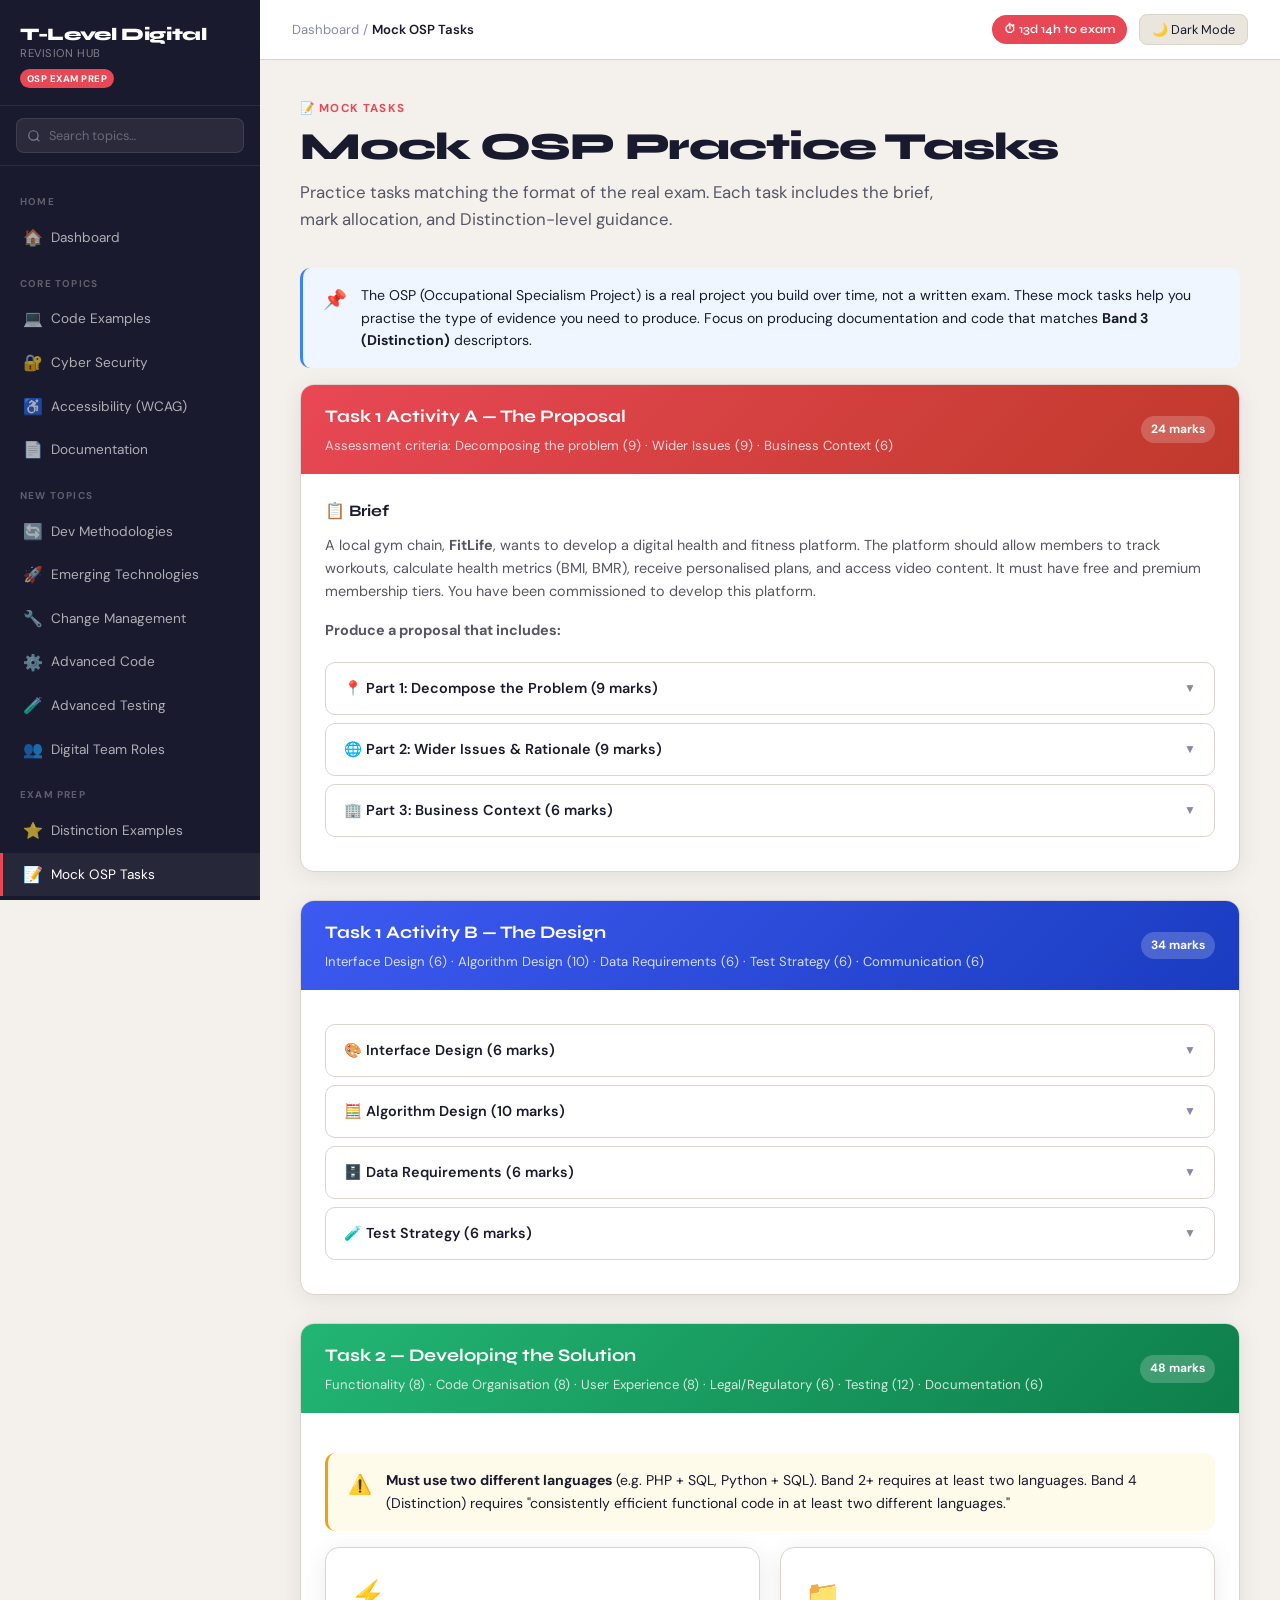
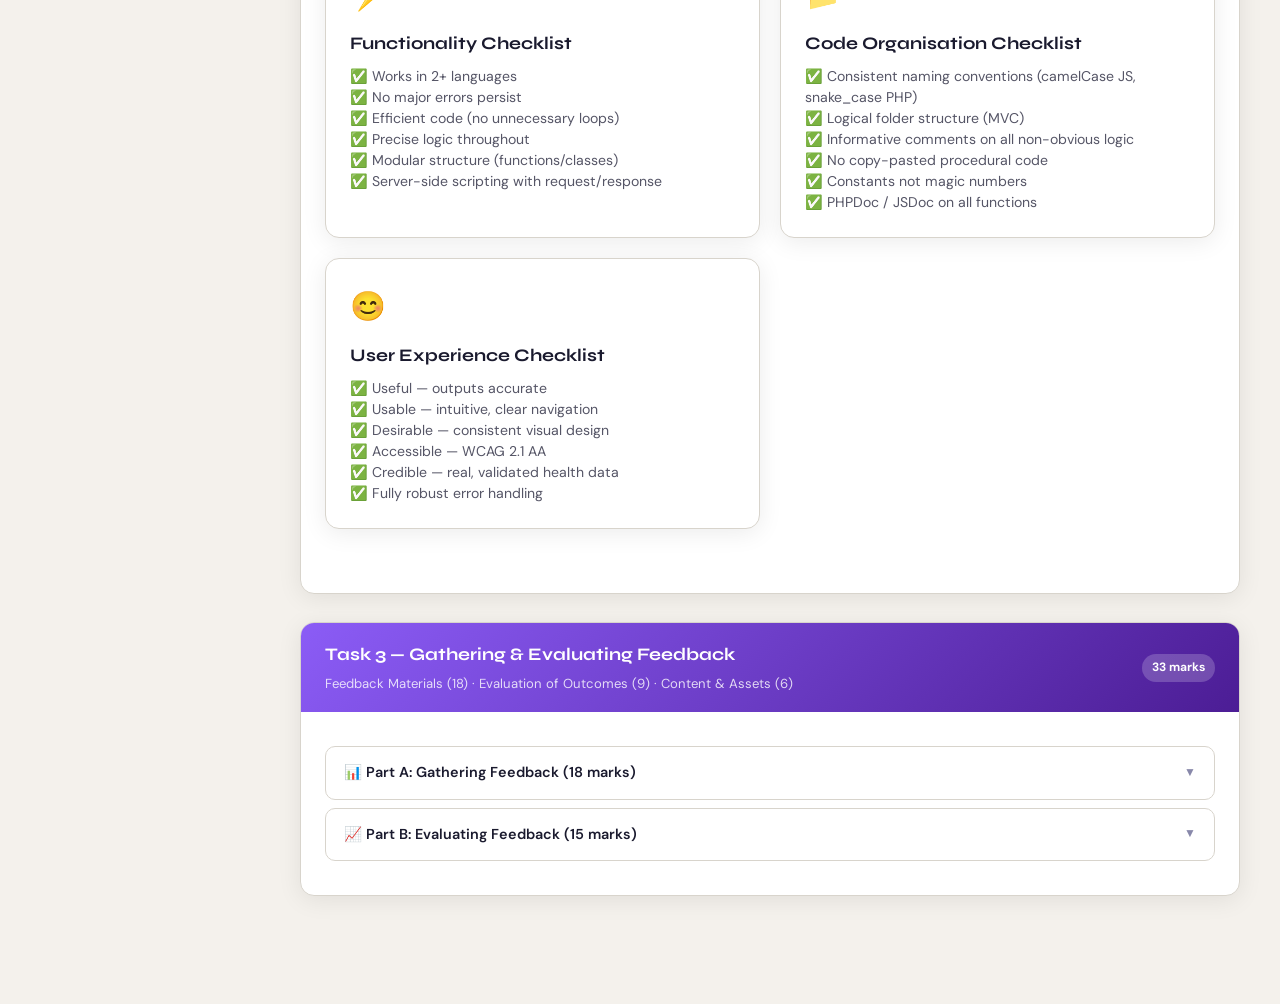
<file: pages/mock-tasks.html>
<!DOCTYPE html>
<html lang="en">
<head>
  <meta charset="UTF-8" />
  <meta name="viewport" content="width=device-width, initial-scale=1.0" />
  <title>Mock OSP Tasks – T-Level Revision Hub</title>
  <link rel="stylesheet" href="../assets/css/style.css" />
</head>
<body>
<div class="app-layout">
  <aside class="sidebar" id="sidebar">
    <div class="sidebar-header">
      <div class="sidebar-logo">T-Level Digital<span>Revision Hub</span></div>
      <div class="sidebar-badge">OSP Exam Prep</div>
    </div>
    <div class="sidebar-search"><input type="search" id="sidebarSearch" placeholder="Search topics…" /></div>
    <nav class="sidebar-nav">
      <div class="nav-section-label">Home</div>
      <a href="../index.html" class="nav-item"><span class="nav-icon">🏠</span> Dashboard</a>
      <div class="nav-section-label">Core Topics</div>
      <a href="code-examples.html" class="nav-item"><span class="nav-icon">💻</span> Code Examples</a>
      <a href="security.html" class="nav-item"><span class="nav-icon">🔐</span> Cyber Security</a>
      <a href="accessibility.html" class="nav-item"><span class="nav-icon">♿</span> Accessibility (WCAG)</a>
      <a href="documentation.html" class="nav-item"><span class="nav-icon">📄</span> Documentation</a>
      <div class="nav-section-label">New Topics</div>
      <a href="methodologies.html" class="nav-item"><span class="nav-icon">🔄</span> Dev Methodologies</a>
      <a href="emerging-tech.html" class="nav-item"><span class="nav-icon">🚀</span> Emerging Technologies</a>
      <a href="change-management.html" class="nav-item"><span class="nav-icon">🔧</span> Change Management</a>
      <a href="advanced-code.html" class="nav-item"><span class="nav-icon">⚙️</span> Advanced Code</a>
      <a href="advanced-testing.html" class="nav-item"><span class="nav-icon">🧪</span> Advanced Testing</a>
      <a href="team-roles.html" class="nav-item"><span class="nav-icon">👥</span> Digital Team Roles</a>
      <div class="nav-section-label">Exam Prep</div>
      <a href="distinction-examples.html" class="nav-item"><span class="nav-icon">⭐</span> Distinction Examples</a>
      <a href="mock-tasks.html" class="nav-item active"><span class="nav-icon">📝</span> Mock OSP Tasks</a>
      <a href="checklists.html" class="nav-item"><span class="nav-icon">✅</span> Revision Checklists</a>
          <div class="nav-section-label">Your Work</div>
      <a href="your-project.html" class="nav-item"><span class="nav-icon">🔬</span> Your Project Analysis</a>
    </nav>
    <div class="sidebar-footer">T-Level Digital Production, Design &amp; Development · 2025</div>
  </aside>
  <div class="sidebar-overlay" id="sidebarOverlay"></div>

  <main class="main-content">
    <div class="topbar">
      <div class="topbar-left">
        <button class="hamburger" id="hamburger">☰</button>
        <div class="page-breadcrumb">Dashboard / <strong>Mock OSP Tasks</strong></div>
      </div>
      <div class="topbar-right">
        <div class="exam-countdown" id="examCountdown">⏱ Calculating…</div>
        <button class="theme-toggle" id="themeToggle">🌙 Dark Mode</button>
      </div>
    </div>

    <div class="page-content">
      <header class="page-header fade-up">
        <div class="eyebrow">📝 Mock Tasks</div>
        <h1>Mock OSP Practice Tasks</h1>
        <p>Practice tasks matching the format of the real exam. Each task includes the brief, mark allocation, and Distinction-level guidance.</p>
      </header>

      <div class="info-box info fade-up-2">
        <span class="info-icon">📌</span>
        <div>The OSP (Occupational Specialism Project) is a real project you build over time, not a written exam. These mock tasks help you practise the type of evidence you need to produce. Focus on producing documentation and code that matches <strong>Band 3 (Distinction)</strong> descriptors.</div>
      </div>

      <!-- Task 1A -->
      <div class="mock-task">
        <div class="mock-task-header">
          <div>
            <h3>Task 1 Activity A — The Proposal</h3>
            <p style="font-size:0.82rem;opacity:0.8;margin-top:4px;">Assessment criteria: Decomposing the problem (9) · Wider Issues (9) · Business Context (6)</p>
          </div>
          <div class="marks-badge">24 marks</div>
        </div>
        <div class="mock-task-body">
          <h4 style="font-family:var(--font-display);margin-bottom:10px;">📋 Brief</h4>
          <p style="color:var(--text-secondary);font-size:0.9rem;margin-bottom:16px;">A local gym chain, <strong>FitLife</strong>, wants to develop a digital health and fitness platform. The platform should allow members to track workouts, calculate health metrics (BMI, BMR), receive personalised plans, and access video content. It must have free and premium membership tiers. You have been commissioned to develop this platform.</p>

          <p style="color:var(--text-secondary);font-size:0.9rem;margin-bottom:20px;"><strong>Produce a proposal that includes:</strong></p>

          <div class="accordion">
            <div class="accordion-item">
              <div class="accordion-header"><span>📍 Part 1: Decompose the Problem (9 marks)</span><span class="accordion-arrow">▼</span></div>
              <div class="accordion-body">
                <p><strong>What to produce:</strong> Break down the complete problem into sub-problems. Identify all functionality the system needs. Decompose each area into inputs, processes, and outputs.</p>
                <br/>
                <p><strong>Distinction guidance:</strong> "Fully identifies the problems to be solved; effectively decomposes the problems identified; proposed solution would meet the full needs of the client and users; mitigate the potential risks; address relevant regulatory guidelines and legal requirements."</p>
                <br/>
                <p><strong>Suggested structure:</strong></p>
                <ul style="padding-left:1.4em;font-size:0.88rem;line-height:1.8;">
                  <li>User Management: registration, login, profile, membership tiers</li>
                  <li>Workout Tracking: log entry, history, analytics, data visualisation</li>
                  <li>Health Calculations: BMI, BMR, calorie tracking (inputs, formula, output, edge cases)</li>
                  <li>Personalised Plans: algorithm logic, free vs premium gate</li>
                  <li>Content: API integration for video content, social features</li>
                  <li>Administration: user management, reporting</li>
                </ul>
              </div>
            </div>

            <div class="accordion-item">
              <div class="accordion-header"><span>🌐 Part 2: Wider Issues &amp; Rationale (9 marks)</span><span class="accordion-arrow">▼</span></div>
              <div class="accordion-body">
                <p><strong>Distinction guidance:</strong> "Comprehensive lines of reasoning that fully justify how: the recommended solution meets client needs; potential risks will be mitigated; the proposed solution will address relevant regulatory guidelines and legal requirements."</p>
                <br/>
                <p><strong>You must cover:</strong></p>
                <ul style="padding-left:1.4em;font-size:0.88rem;line-height:1.8;">
                  <li><strong>Security risks:</strong> SQL injection, XSS, CSRF, broken authentication — each with specific technical mitigations</li>
                  <li><strong>Privacy:</strong> GDPR, special category health data, consent, right to erasure</li>
                  <li><strong>Physical harm:</strong> Incorrect workout instructions, inappropriate fitness levels — disclaimers, GP referral, age verification</li>
                  <li><strong>Legal:</strong> Computer Misuse Act, Equality Act (accessibility), Consumer Rights Act</li>
                  <li><strong>Emerging tech context:</strong> Wearable device integration, mobile-first, cloud hosting, REST APIs</li>
                </ul>
              </div>
            </div>

            <div class="accordion-item">
              <div class="accordion-header"><span>🏢 Part 3: Business Context (6 marks)</span><span class="accordion-arrow">▼</span></div>
              <div class="accordion-body">
                <p><strong>Distinction guidance:</strong> "Comprehensive and perceptive definitions of: functional and non-functional requirements; key performance indicators; user acceptance criteria."</p>
                <br/>
                <p><strong>Produce all three with measurable, specific criteria. Avoid vague statements like "the app should be fast" — instead write "95th percentile page load ≤ 2.5s on 4G connection (Lighthouse ≥ 90)."</strong></p>
                <br/>
                <p>See the <a href="distinction-examples.html">Distinction Examples page</a> for a full Distinction-level answer to this section.</p>
              </div>
            </div>
          </div>
        </div>
      </div>

      <!-- Task 1B -->
      <div class="mock-task">
        <div class="mock-task-header" style="background:linear-gradient(135deg,var(--accent-2) 0%,#1a3cc0 100%);">
          <div>
            <h3>Task 1 Activity B — The Design</h3>
            <p style="font-size:0.82rem;opacity:0.8;margin-top:4px;">Interface Design (6) · Algorithm Design (10) · Data Requirements (6) · Test Strategy (6) · Communication (6)</p>
          </div>
          <div class="marks-badge">34 marks</div>
        </div>
        <div class="mock-task-body">
          <div class="accordion">
            <div class="accordion-item">
              <div class="accordion-header"><span>🎨 Interface Design (6 marks)</span><span class="accordion-arrow">▼</span></div>
              <div class="accordion-body">
                <p>Produce wireframes for at least 3 key screens: Dashboard, Workout Log, BMI Calculator. For Distinction: "sophisticated and highly effective use of layout and white space, visual hierarchies, and common conventions."</p>
                <br/>
                <p><strong>Your wireframes must show:</strong> Navigation structure, content hierarchy, form elements with labels, responsive layout indicators, accessibility notes (tab order, ARIA regions), feedback message locations, error state designs.</p>
                <br/>
                <p>Annotate with HCI principles: Nielsen's heuristics, Fitts's Law (button sizing), progressive disclosure (don't show all options at once).</p>
              </div>
            </div>

            <div class="accordion-item">
              <div class="accordion-header"><span>🧮 Algorithm Design (10 marks)</span><span class="accordion-arrow">▼</span></div>
              <div class="accordion-body">
                <p>Design algorithms for at least 3 key processes using flowcharts, pseudocode, or data flow diagrams. For Distinction: "precise logic; efficient structure and sequence; effective and consistent use of accepted conventions."</p>
                <br/>
                <p><strong>Suggested algorithms to design:</strong></p>
                <ul style="padding-left:1.4em;font-size:0.88rem;line-height:1.8;">
                  <li><strong>User Authentication:</strong> Input email/password → validate format → query DB → verify hash → regenerate session → redirect</li>
                  <li><strong>BMI Calculation:</strong> Input height/weight → validate range → calculate BMI = weight / (height²) → classify → return result + advice</li>
                  <li><strong>Personalised Plan Generator:</strong> Input fitness level + goals → check membership tier → filter workout database → apply progressive overload algorithm → output 7-day plan</li>
                  <li><strong>Calorie Tracking:</strong> Input exercise type + duration → lookup MET value → calculate calories = MET × weight × hours → update daily total → check against target</li>
                </ul>
              </div>
            </div>

            <div class="accordion-item">
              <div class="accordion-header"><span>🗄️ Data Requirements (6 marks)</span><span class="accordion-arrow">▼</span></div>
              <div class="accordion-body">
                <p>Produce an ERD with at minimum: users, workouts, workout_types, memberships tables. For Distinction: "fully appropriate variables, data structures, data types; thoroughly appropriate and consistent naming conventions; thoroughly effective error handling procedures."</p>
                <br/>
                <p>Include a data dictionary: for each attribute list the name, data type, size, constraints, and example value. Demonstrate normalisation (3NF) — no repeating groups, all non-key attributes depend only on the primary key.</p>
              </div>
            </div>

            <div class="accordion-item">
              <div class="accordion-header"><span>🧪 Test Strategy (6 marks)</span><span class="accordion-arrow">▼</span></div>
              <div class="accordion-body">
                <p>Design your test approach before you build. For Distinction: "thorough and detailed understanding of how components interrelate, the order in which components should be tested, the types of test that are required."</p>
                <br/>
                <p>Use a phased approach: Unit testing → Integration testing → System testing → UAT. Specify which types of test data (normal, erroneous, boundary) are needed for each component. Plan for regression testing. Reference black-box vs white-box testing explicitly.</p>
              </div>
            </div>
          </div>
        </div>
      </div>

      <!-- Task 2 -->
      <div class="mock-task">
        <div class="mock-task-header" style="background:linear-gradient(135deg,var(--accent-3) 0%,#0e7e4a 100%);">
          <div>
            <h3>Task 2 — Developing the Solution</h3>
            <p style="font-size:0.82rem;opacity:0.8;margin-top:4px;">Functionality (8) · Code Organisation (8) · User Experience (8) · Legal/Regulatory (6) · Testing (12) · Documentation (6)</p>
          </div>
          <div class="marks-badge">48 marks</div>
        </div>
        <div class="mock-task-body">
          <div class="info-box warn" style="margin-bottom:16px;">
            <span class="info-icon">⚠️</span>
            <div><strong>Must use two different languages</strong> (e.g. PHP + SQL, Python + SQL). Band 2+ requires at least two languages. Band 4 (Distinction) requires "consistently efficient functional code in at least two different languages."</div>
          </div>

          <div class="card-grid">
            <div class="card">
              <div class="card-icon">⚡</div>
              <h3>Functionality Checklist</h3>
              <p>✅ Works in 2+ languages<br/>
              ✅ No major errors persist<br/>
              ✅ Efficient code (no unnecessary loops)<br/>
              ✅ Precise logic throughout<br/>
              ✅ Modular structure (functions/classes)<br/>
              ✅ Server-side scripting with request/response</p>
            </div>
            <div class="card">
              <div class="card-icon">📁</div>
              <h3>Code Organisation Checklist</h3>
              <p>✅ Consistent naming conventions (camelCase JS, snake_case PHP)<br/>
              ✅ Logical folder structure (MVC)<br/>
              ✅ Informative comments on all non-obvious logic<br/>
              ✅ No copy-pasted procedural code<br/>
              ✅ Constants not magic numbers<br/>
              ✅ PHPDoc / JSDoc on all functions</p>
            </div>
            <div class="card">
              <div class="card-icon">😊</div>
              <h3>User Experience Checklist</h3>
              <p>✅ Useful — outputs accurate<br/>
              ✅ Usable — intuitive, clear navigation<br/>
              ✅ Desirable — consistent visual design<br/>
              ✅ Accessible — WCAG 2.1 AA<br/>
              ✅ Credible — real, validated health data<br/>
              ✅ Fully robust error handling</p>
            </div>
          </div>
        </div>
      </div>

      <!-- Task 3 -->
      <div class="mock-task">
        <div class="mock-task-header" style="background:linear-gradient(135deg,var(--band-distinction) 0%,#4c1d95 100%);">
          <div>
            <h3>Task 3 — Gathering &amp; Evaluating Feedback</h3>
            <p style="font-size:0.82rem;opacity:0.8;margin-top:4px;">Feedback Materials (18) · Evaluation of Outcomes (9) · Content &amp; Assets (6)</p>
          </div>
          <div class="marks-badge">33 marks</div>
        </div>
        <div class="mock-task-body">
          <div class="accordion">
            <div class="accordion-item">
              <div class="accordion-header"><span>📊 Part A: Gathering Feedback (18 marks)</span><span class="accordion-arrow">▼</span></div>
              <div class="accordion-body">
                <p>Produce materials to gather feedback from different user types. For Distinction: "materials would allow for the gathering of high-quality feedback; consistently provides the opportunity for evidence-informed further iteration."</p>
                <br/>
                <p><strong>Include:</strong></p>
                <ul style="padding-left:1.4em;font-size:0.88rem;line-height:1.8;">
                  <li>A <strong>screencast/demo video</strong> annotated for non-technical stakeholders</li>
                  <li>A <strong>structured questionnaire</strong> for end users (gym members) with Likert scale and open questions targeting specific FRs and UX dimensions</li>
                  <li>A <strong>technical code review checklist</strong> for programming professionals covering security, performance, maintainability</li>
                  <li>An <strong>observation log template</strong> for watching test users complete key tasks (record: task completion rate, errors made, time on task)</li>
                </ul>
                <br/>
                <p>Cover different audiences: gym users of varied ages/abilities, gym managers, and a programming professional peer reviewer.</p>
              </div>
            </div>

            <div class="accordion-item">
              <div class="accordion-header"><span>📈 Part B: Evaluating Feedback (15 marks)</span><span class="accordion-arrow">▼</span></div>
              <div class="accordion-body">
                <p>For Distinction: "thorough and detailed evaluation of how well the prototype meets: functional and non-functional requirements; KPIs; user acceptance criteria. Convincing and perceptive rationale for future iteration."</p>
                <br/>
                <p><strong>Structure your evaluation:</strong></p>
                <ul style="padding-left:1.4em;font-size:0.88rem;line-height:1.8;">
                  <li>For each FR: state whether it was met, with evidence from testing/feedback</li>
                  <li>For each NFR: provide measured data (e.g. Lighthouse score, Axe test results)</li>
                  <li>For each KPI: explain what you measured and what data you collected</li>
                  <li>For each UAC: state pass/fail with evidence</li>
                  <li>For future iterations: be specific — don't say "I would improve the UI", say "Based on user observation data showing 40% task failure rate on the BMI calculator, iteration 2 would restructure the input form to use a step-by-step wizard interface, reducing cognitive load."</li>
                </ul>
              </div>
            </div>
          </div>
        </div>
      </div>

    </div>
  </main>
</div>
<script src="../assets/js/script.js"></script>
</body>
</html>
</file>
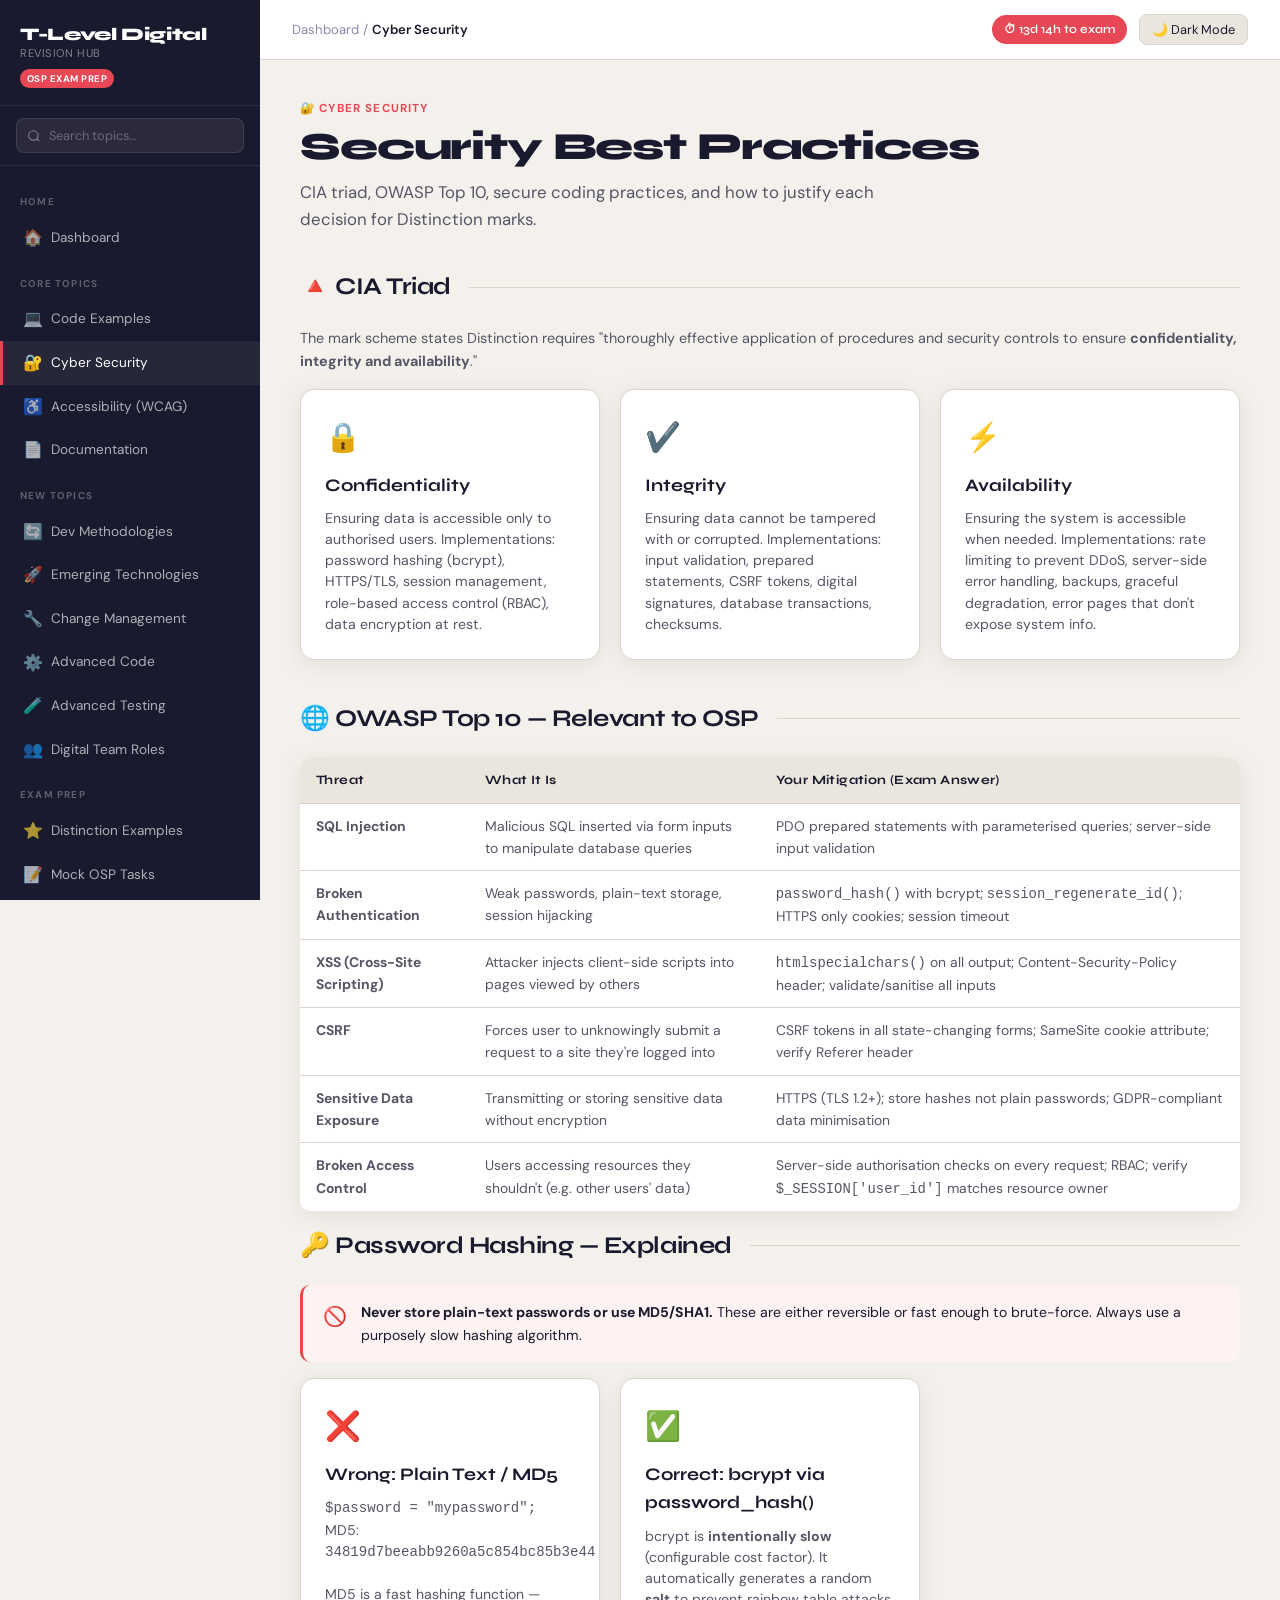
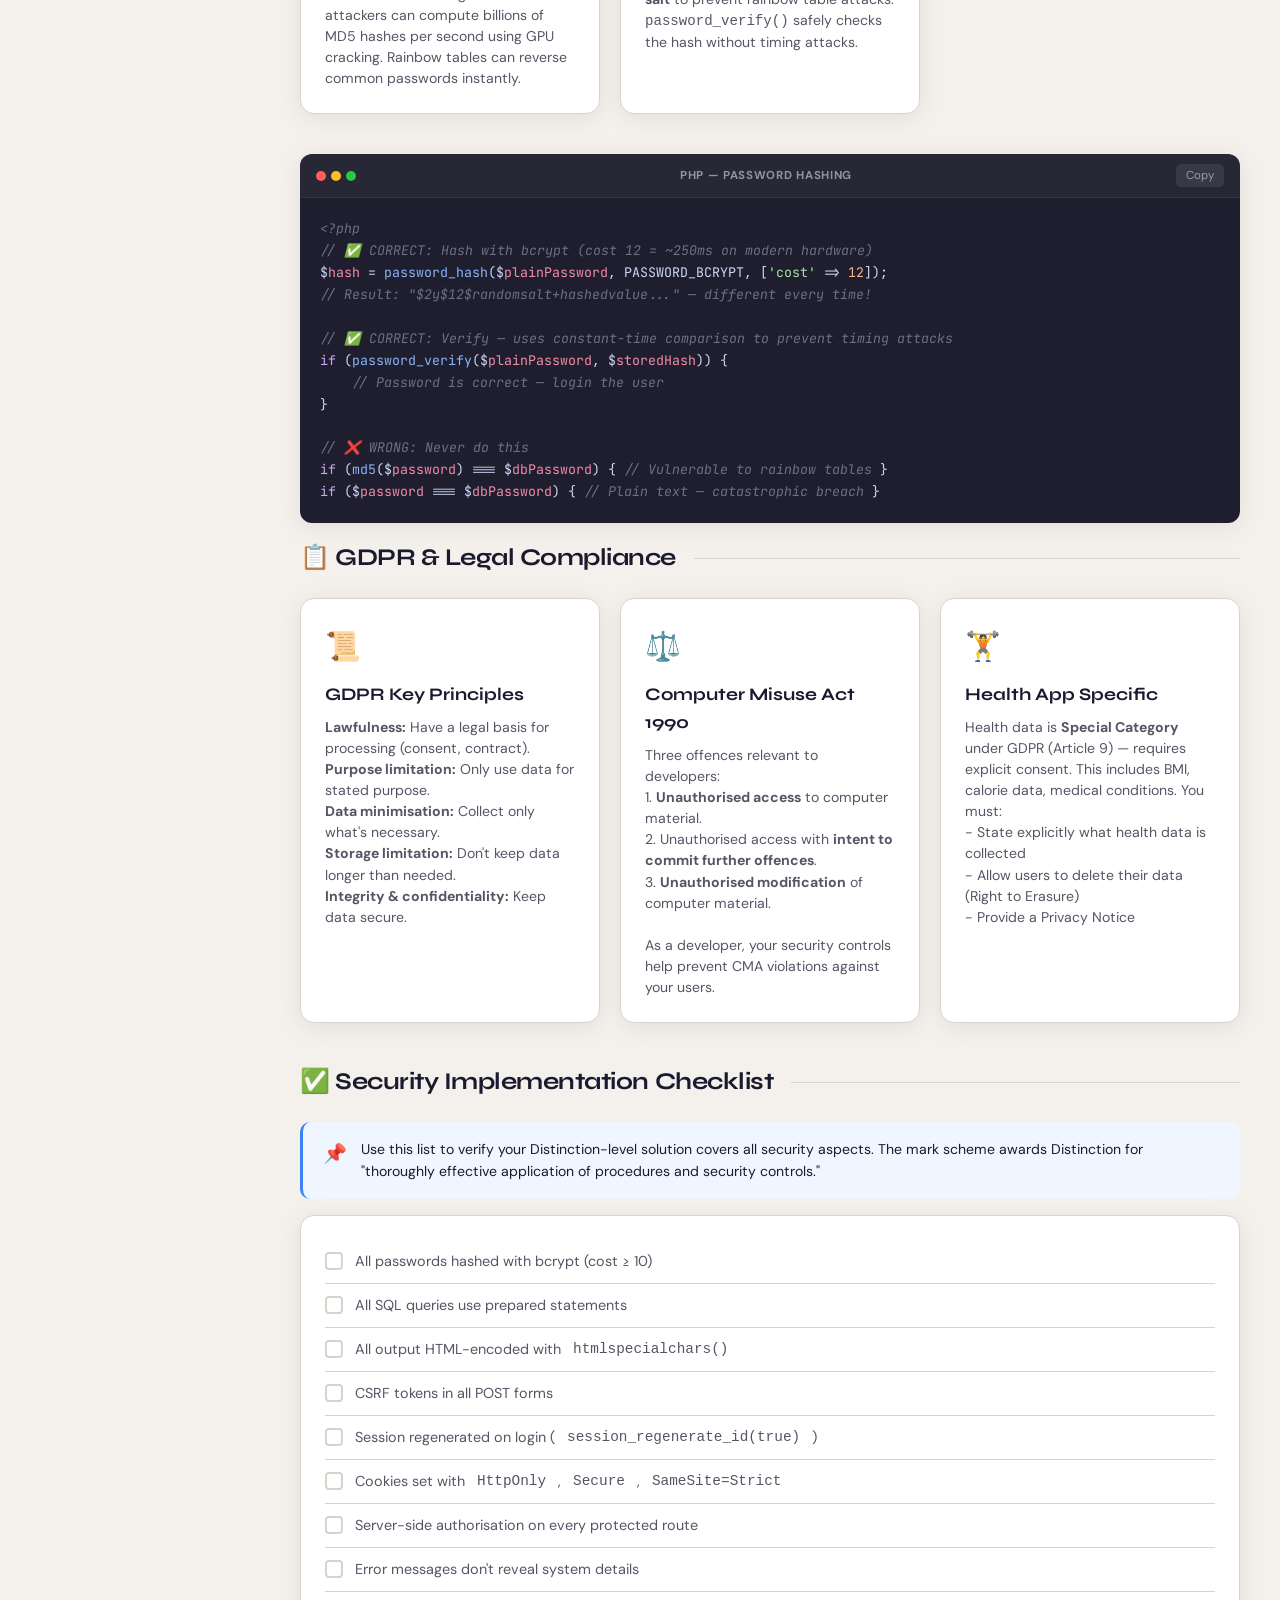
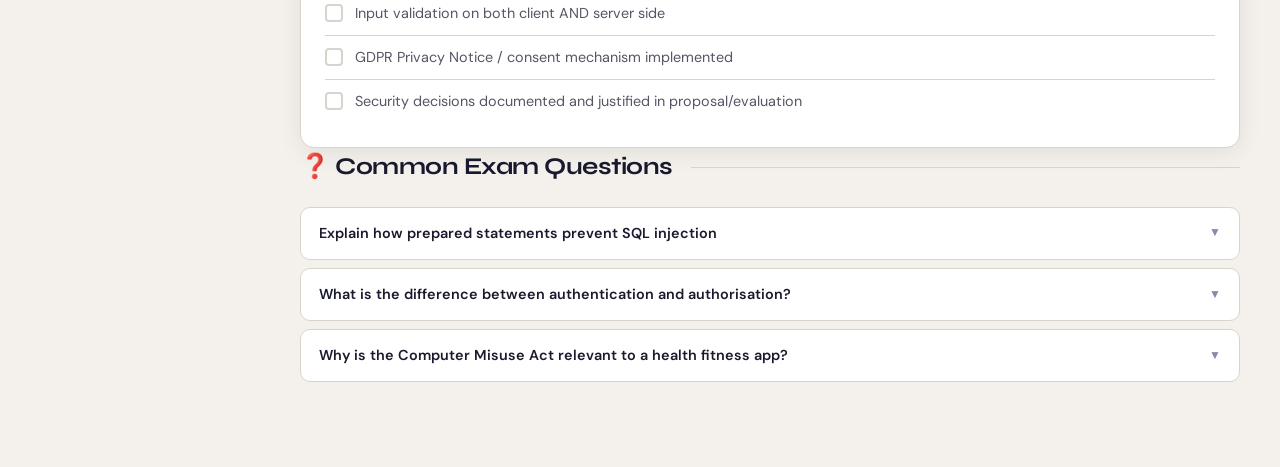
<file: pages/security.html>
<!DOCTYPE html>
<html lang="en">
<head>
  <meta charset="UTF-8" />
  <meta name="viewport" content="width=device-width, initial-scale=1.0" />
  <title>Cyber Security – T-Level Revision Hub</title>
  <link rel="stylesheet" href="../assets/css/style.css" />
</head>
<body>
<div class="app-layout">
  <aside class="sidebar" id="sidebar">
    <div class="sidebar-header">
      <div class="sidebar-logo">T-Level Digital<span>Revision Hub</span></div>
      <div class="sidebar-badge">OSP Exam Prep</div>
    </div>
    <div class="sidebar-search"><input type="search" id="sidebarSearch" placeholder="Search topics…" /></div>
    <nav class="sidebar-nav">
      <div class="nav-section-label">Home</div>
      <a href="../index.html" class="nav-item"><span class="nav-icon">🏠</span> Dashboard</a>
      <div class="nav-section-label">Core Topics</div>
      <a href="code-examples.html" class="nav-item"><span class="nav-icon">💻</span> Code Examples</a>
      <a href="security.html" class="nav-item active"><span class="nav-icon">🔐</span> Cyber Security</a>
      <a href="accessibility.html" class="nav-item"><span class="nav-icon">♿</span> Accessibility (WCAG)</a>
      <a href="documentation.html" class="nav-item"><span class="nav-icon">📄</span> Documentation</a>
      <div class="nav-section-label">New Topics</div>
      <a href="methodologies.html" class="nav-item"><span class="nav-icon">🔄</span> Dev Methodologies</a>
      <a href="emerging-tech.html" class="nav-item"><span class="nav-icon">🚀</span> Emerging Technologies</a>
      <a href="change-management.html" class="nav-item"><span class="nav-icon">🔧</span> Change Management</a>
      <a href="advanced-code.html" class="nav-item"><span class="nav-icon">⚙️</span> Advanced Code</a>
      <a href="advanced-testing.html" class="nav-item"><span class="nav-icon">🧪</span> Advanced Testing</a>
      <a href="team-roles.html" class="nav-item"><span class="nav-icon">👥</span> Digital Team Roles</a>
      <div class="nav-section-label">Exam Prep</div>
      <a href="distinction-examples.html" class="nav-item"><span class="nav-icon">⭐</span> Distinction Examples</a>
      <a href="mock-tasks.html" class="nav-item"><span class="nav-icon">📝</span> Mock OSP Tasks</a>
      <a href="checklists.html" class="nav-item"><span class="nav-icon">✅</span> Revision Checklists</a>
          <div class="nav-section-label">Your Work</div>
      <a href="your-project.html" class="nav-item"><span class="nav-icon">🔬</span> Your Project Analysis</a>
    </nav>
    <div class="sidebar-footer">T-Level Digital Production, Design &amp; Development · 2025</div>
  </aside>
  <div class="sidebar-overlay" id="sidebarOverlay"></div>

  <main class="main-content">
    <div class="topbar">
      <div class="topbar-left">
        <button class="hamburger" id="hamburger">☰</button>
        <div class="page-breadcrumb">Dashboard / <strong>Cyber Security</strong></div>
      </div>
      <div class="topbar-right">
        <div class="exam-countdown" id="examCountdown">⏱ Calculating…</div>
        <button class="theme-toggle" id="themeToggle">🌙 Dark Mode</button>
      </div>
    </div>

    <div class="page-content">
      <header class="page-header fade-up">
        <div class="eyebrow">🔐 Cyber Security</div>
        <h1>Security Best Practices</h1>
        <p>CIA triad, OWASP Top 10, secure coding practices, and how to justify each decision for Distinction marks.</p>
      </header>

      <!-- CIA Triad -->
      <h2 class="section-title">🔺 CIA Triad</h2>
      <p style="color:var(--text-secondary);margin-bottom:16px;font-size:0.9rem;">The mark scheme states Distinction requires "thoroughly effective application of procedures and security controls to ensure <strong>confidentiality, integrity and availability</strong>."</p>

      <div class="card-grid">
        <div class="card">
          <div class="card-icon">🔒</div>
          <h3>Confidentiality</h3>
          <p>Ensuring data is accessible only to authorised users. Implementations: password hashing (bcrypt), HTTPS/TLS, session management, role-based access control (RBAC), data encryption at rest.</p>
        </div>
        <div class="card">
          <div class="card-icon">✔️</div>
          <h3>Integrity</h3>
          <p>Ensuring data cannot be tampered with or corrupted. Implementations: input validation, prepared statements, CSRF tokens, digital signatures, database transactions, checksums.</p>
        </div>
        <div class="card">
          <div class="card-icon">⚡</div>
          <h3>Availability</h3>
          <p>Ensuring the system is accessible when needed. Implementations: rate limiting to prevent DDoS, server-side error handling, backups, graceful degradation, error pages that don't expose system info.</p>
        </div>
      </div>

      <!-- OWASP -->
      <h2 class="section-title">🌐 OWASP Top 10 — Relevant to OSP</h2>

      <table>
        <thead>
          <tr><th>Threat</th><th>What It Is</th><th>Your Mitigation (Exam Answer)</th></tr>
        </thead>
        <tbody>
          <tr>
            <td><strong>SQL Injection</strong></td>
            <td>Malicious SQL inserted via form inputs to manipulate database queries</td>
            <td>PDO prepared statements with parameterised queries; server-side input validation</td>
          </tr>
          <tr>
            <td><strong>Broken Authentication</strong></td>
            <td>Weak passwords, plain-text storage, session hijacking</td>
            <td><code>password_hash()</code> with bcrypt; <code>session_regenerate_id()</code>; HTTPS only cookies; session timeout</td>
          </tr>
          <tr>
            <td><strong>XSS (Cross-Site Scripting)</strong></td>
            <td>Attacker injects client-side scripts into pages viewed by others</td>
            <td><code>htmlspecialchars()</code> on all output; Content-Security-Policy header; validate/sanitise all inputs</td>
          </tr>
          <tr>
            <td><strong>CSRF</strong></td>
            <td>Forces user to unknowingly submit a request to a site they're logged into</td>
            <td>CSRF tokens in all state-changing forms; SameSite cookie attribute; verify Referer header</td>
          </tr>
          <tr>
            <td><strong>Sensitive Data Exposure</strong></td>
            <td>Transmitting or storing sensitive data without encryption</td>
            <td>HTTPS (TLS 1.2+); store hashes not plain passwords; GDPR-compliant data minimisation</td>
          </tr>
          <tr>
            <td><strong>Broken Access Control</strong></td>
            <td>Users accessing resources they shouldn't (e.g. other users' data)</td>
            <td>Server-side authorisation checks on every request; RBAC; verify <code>$_SESSION['user_id']</code> matches resource owner</td>
          </tr>
        </tbody>
      </table>

      <!-- Password Hashing -->
      <h2 class="section-title">🔑 Password Hashing — Explained</h2>

      <div class="info-box danger">
        <span class="info-icon">🚫</span>
        <div><strong>Never store plain-text passwords or use MD5/SHA1.</strong> These are either reversible or fast enough to brute-force. Always use a purposely slow hashing algorithm.</div>
      </div>

      <div class="card-grid">
        <div class="card">
          <div class="card-icon">❌</div>
          <h3>Wrong: Plain Text / MD5</h3>
          <p><code>$password = "mypassword";</code><br/>
          MD5: <code>34819d7beeabb9260a5c854bc85b3e44</code><br/><br/>
          MD5 is a fast hashing function — attackers can compute billions of MD5 hashes per second using GPU cracking. Rainbow tables can reverse common passwords instantly.</p>
        </div>
        <div class="card">
          <div class="card-icon">✅</div>
          <h3>Correct: bcrypt via password_hash()</h3>
          <p>bcrypt is <strong>intentionally slow</strong> (configurable cost factor). It automatically generates a random <strong>salt</strong> to prevent rainbow table attacks. <code>password_verify()</code> safely checks the hash without timing attacks.</p>
        </div>
      </div>

      <div class="code-block">
        <div class="code-header">
          <div class="code-dots"><span class="code-dot red"></span><span class="code-dot yellow"></span><span class="code-dot green"></span></div>
          <span class="code-lang">PHP — Password Hashing</span>
          <button class="copy-btn">Copy</button>
        </div>
        <pre><span class="cmt">&lt;?php
// ✅ CORRECT: Hash with bcrypt (cost 12 = ~250ms on modern hardware)</span>
$<span class="var">hash</span> = <span class="fn">password_hash</span>($<span class="var">plainPassword</span>, PASSWORD_BCRYPT, [<span class="str">'cost'</span> =&gt; <span class="num">12</span>]);
<span class="cmt">// Result: "$2y$12$randomsalt+hashedvalue..." — different every time!</span>

<span class="cmt">// ✅ CORRECT: Verify — uses constant-time comparison to prevent timing attacks</span>
<span class="kw">if</span> (<span class="fn">password_verify</span>($<span class="var">plainPassword</span>, $<span class="var">storedHash</span>)) {
    <span class="cmt">// Password is correct — login the user</span>
}

<span class="cmt">// ❌ WRONG: Never do this</span>
<span class="kw">if</span> (<span class="fn">md5</span>($<span class="var">password</span>) === $<span class="var">dbPassword</span>) { <span class="cmt">// Vulnerable to rainbow tables</span> }
<span class="kw">if</span> ($<span class="var">password</span> === $<span class="var">dbPassword</span>) { <span class="cmt">// Plain text — catastrophic breach</span> }</pre>
      </div>

      <!-- GDPR -->
      <h2 class="section-title">📋 GDPR &amp; Legal Compliance</h2>

      <div class="card-grid">
        <div class="card">
          <div class="card-icon">📜</div>
          <h3>GDPR Key Principles</h3>
          <p><strong>Lawfulness:</strong> Have a legal basis for processing (consent, contract).<br/>
          <strong>Purpose limitation:</strong> Only use data for stated purpose.<br/>
          <strong>Data minimisation:</strong> Collect only what's necessary.<br/>
          <strong>Storage limitation:</strong> Don't keep data longer than needed.<br/>
          <strong>Integrity &amp; confidentiality:</strong> Keep data secure.</p>
        </div>
        <div class="card">
          <div class="card-icon">⚖️</div>
          <h3>Computer Misuse Act 1990</h3>
          <p>Three offences relevant to developers:<br/>
          1. <strong>Unauthorised access</strong> to computer material.<br/>
          2. Unauthorised access with <strong>intent to commit further offences</strong>.<br/>
          3. <strong>Unauthorised modification</strong> of computer material.<br/><br/>
          As a developer, your security controls help prevent CMA violations against your users.</p>
        </div>
        <div class="card">
          <div class="card-icon">🏋️</div>
          <h3>Health App Specific</h3>
          <p>Health data is <strong>Special Category</strong> under GDPR (Article 9) — requires explicit consent. This includes BMI, calorie data, medical conditions. You must:<br/>
          - State explicitly what health data is collected<br/>
          - Allow users to delete their data (Right to Erasure)<br/>
          - Provide a Privacy Notice</p>
        </div>
      </div>

      <!-- Security Checklist -->
      <h2 class="section-title">✅ Security Implementation Checklist</h2>
      <div class="info-box info">
        <span class="info-icon">📌</span>
        <div>Use this list to verify your Distinction-level solution covers all security aspects. The mark scheme awards Distinction for "thoroughly effective application of procedures and security controls."</div>
      </div>

      <div class="card" style="margin-top:0;">
        <ul class="checklist">
          <li><input type="checkbox" class="check-input"/> All passwords hashed with bcrypt (cost ≥ 10)</li>
          <li><input type="checkbox" class="check-input"/> All SQL queries use prepared statements</li>
          <li><input type="checkbox" class="check-input"/> All output HTML-encoded with <code>htmlspecialchars()</code></li>
          <li><input type="checkbox" class="check-input"/> CSRF tokens in all POST forms</li>
          <li><input type="checkbox" class="check-input"/> Session regenerated on login (<code>session_regenerate_id(true)</code>)</li>
          <li><input type="checkbox" class="check-input"/> Cookies set with <code>HttpOnly</code>, <code>Secure</code>, <code>SameSite=Strict</code></li>
          <li><input type="checkbox" class="check-input"/> Server-side authorisation on every protected route</li>
          <li><input type="checkbox" class="check-input"/> Error messages don't reveal system details</li>
          <li><input type="checkbox" class="check-input"/> Input validation on both client AND server side</li>
          <li><input type="checkbox" class="check-input"/> GDPR Privacy Notice / consent mechanism implemented</li>
          <li><input type="checkbox" class="check-input"/> Security decisions documented and justified in proposal/evaluation</li>
        </ul>
      </div>

      <!-- Exam Accordion -->
      <h2 class="section-title">❓ Common Exam Questions</h2>
      <div class="accordion">
        <div class="accordion-item">
          <div class="accordion-header"><span>Explain how prepared statements prevent SQL injection</span><span class="accordion-arrow">▼</span></div>
          <div class="accordion-body">
            In a vulnerable query like <code>"SELECT * FROM users WHERE email = '$email'"</code>, an attacker could input <code>' OR '1'='1</code> to bypass authentication. Prepared statements separate the SQL structure from the data. The database compiles the query template first, then receives the parameters as pure data — the database engine will <em>never</em> interpret them as SQL commands. Using PDO: <code>$stmt = $pdo->prepare("SELECT * FROM users WHERE email = :email"); $stmt->bindParam(':email', $email);</code>
          </div>
        </div>
        <div class="accordion-item">
          <div class="accordion-header"><span>What is the difference between authentication and authorisation?</span><span class="accordion-arrow">▼</span></div>
          <div class="accordion-body">
            <strong>Authentication</strong> verifies <em>who you are</em> (login with email/password). <strong>Authorisation</strong> determines <em>what you are allowed to do</em> (can this user access this resource?). A logged-in user is authenticated, but may not be authorised to view another user's data. Always check both — authentication without authorisation allows <em>horizontal privilege escalation</em> (accessing other users' data).
          </div>
        </div>
        <div class="accordion-item">
          <div class="accordion-header"><span>Why is the Computer Misuse Act relevant to a health fitness app?</span><span class="accordion-arrow">▼</span></div>
          <div class="accordion-body">
            The Computer Misuse Act 1990 makes it illegal to access computer material without authorisation. As a developer, you must implement security controls to <em>prevent</em> others from committing CMA offences against your users. Specifically: implementing access controls prevents Section 1 (unauthorised access) offences; proper input validation and security controls prevent Section 3 (unauthorised modification) attacks like data tampering. Failing to implement adequate security could also expose you to civil liability under GDPR.
          </div>
        </div>
      </div>

    </div>
  </main>
</div>
<script src="../assets/js/script.js"></script>
</body>
</html>
</file>
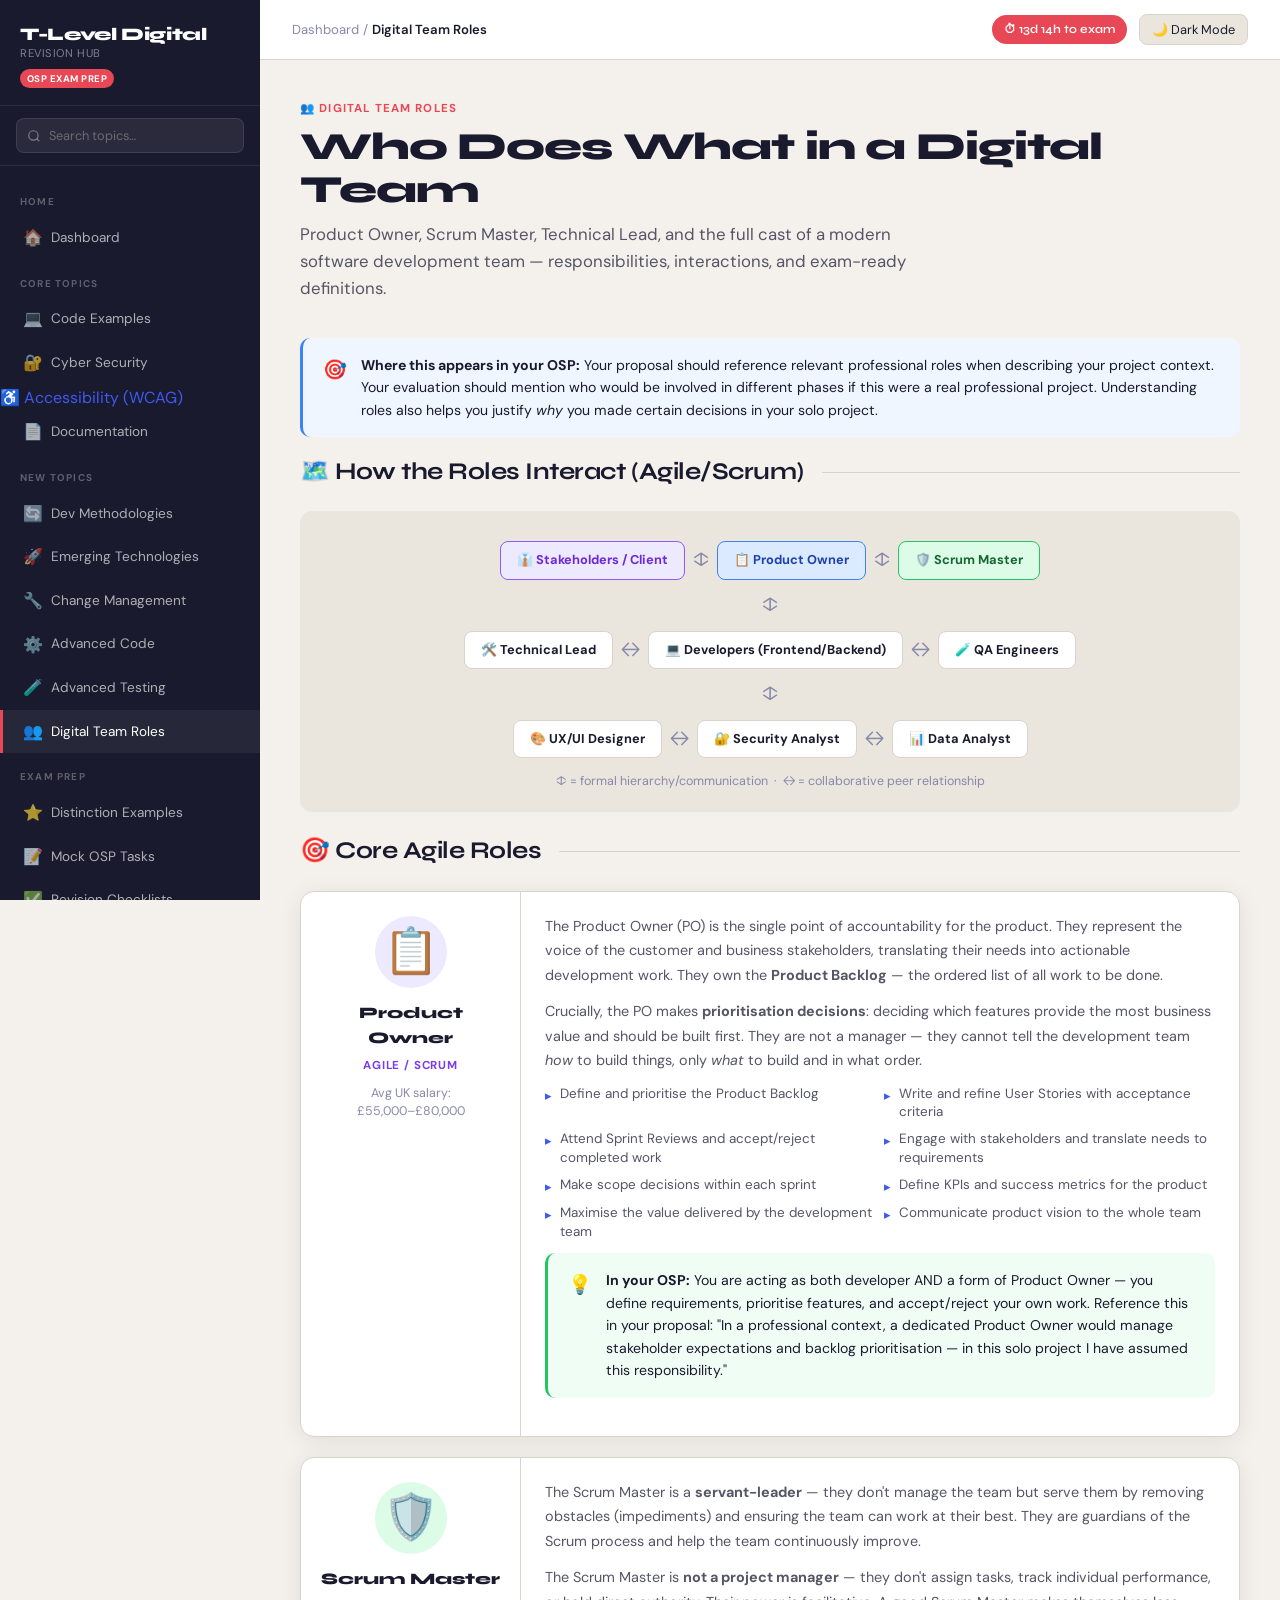
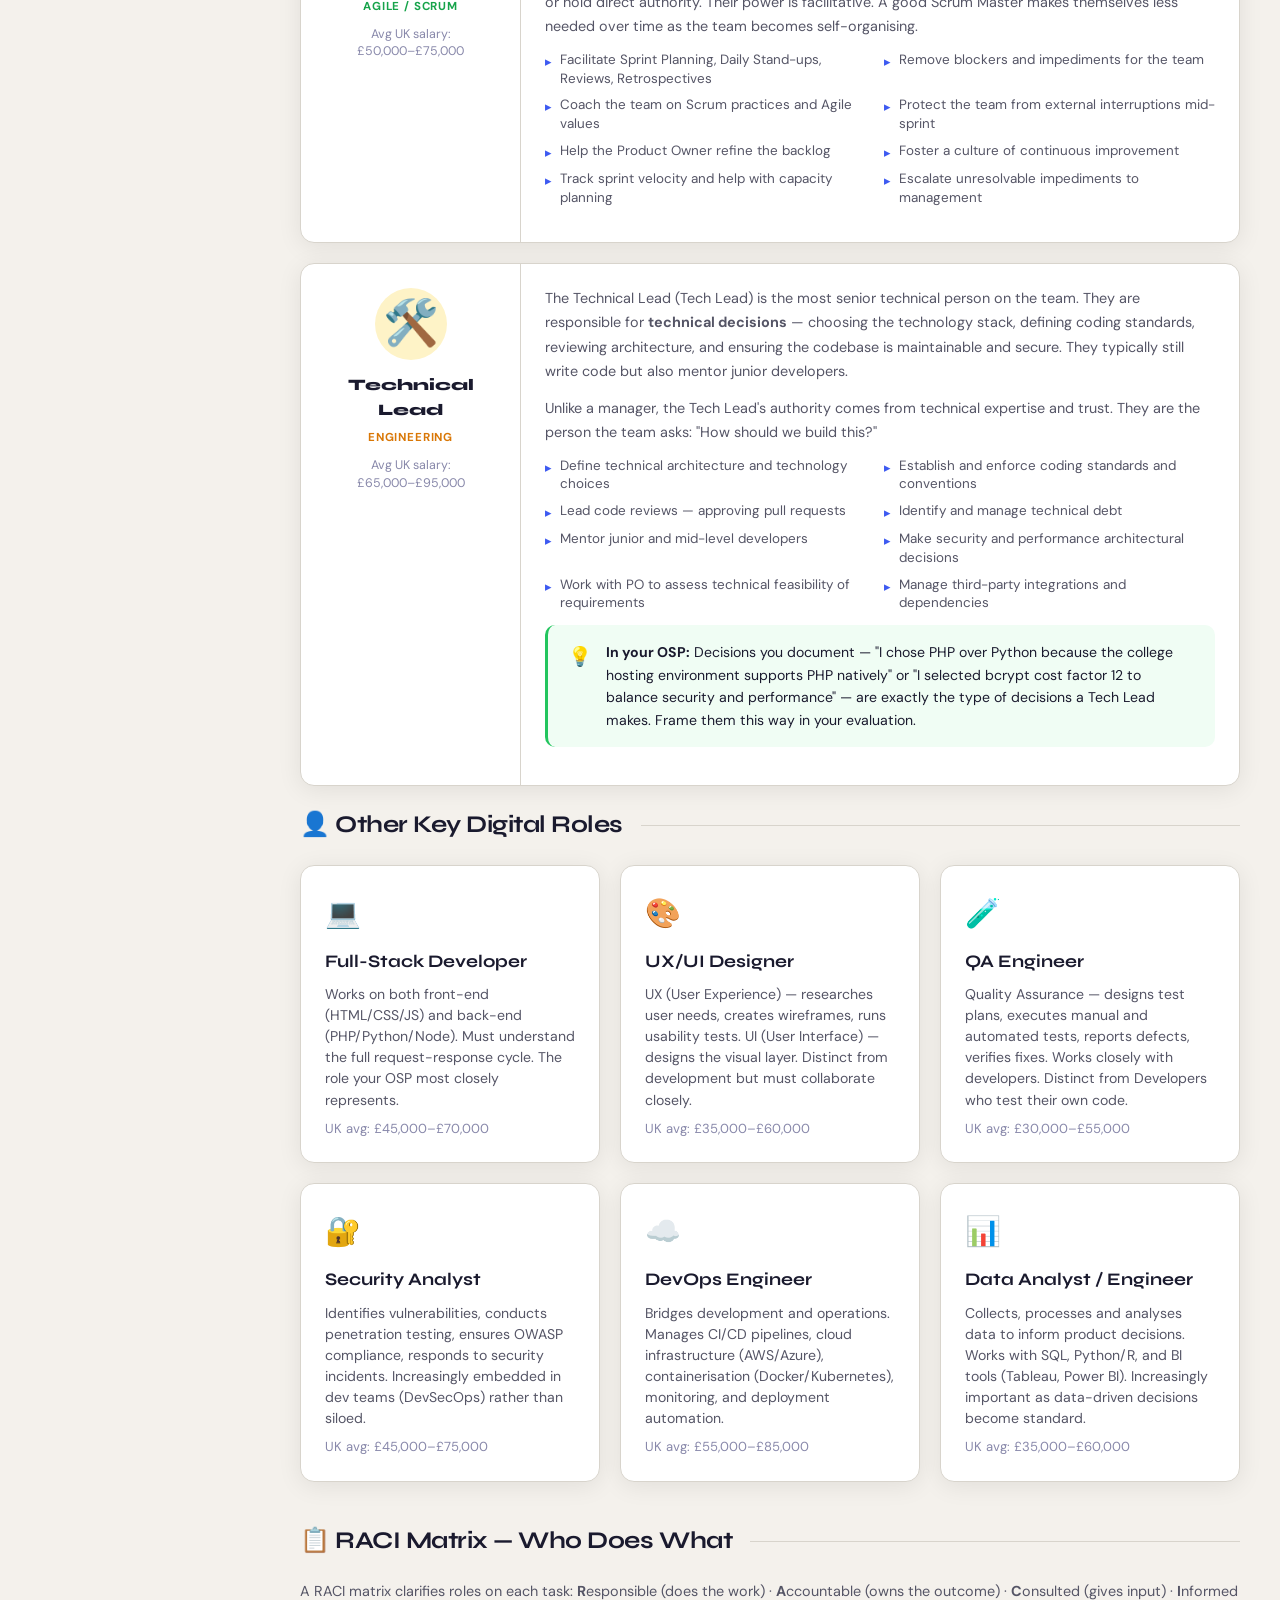
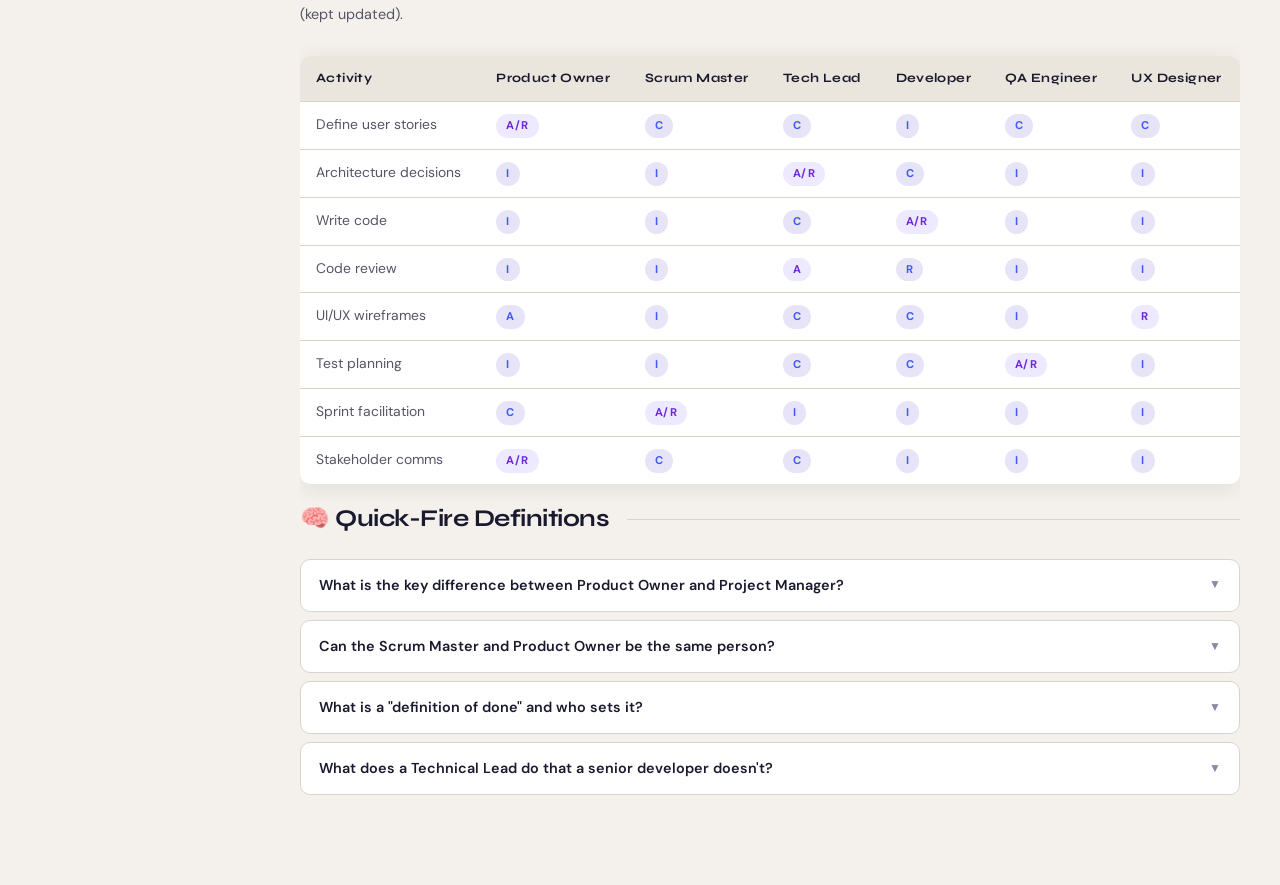
<file: pages/team-roles.html>
<!DOCTYPE html>
<html lang="en">
<head>
  <meta charset="UTF-8" />
  <meta name="viewport" content="width=device-width, initial-scale=1.0" />
  <title>Digital Team Roles – T-Level Revision Hub</title>
  <link rel="stylesheet" href="../assets/css/style.css" />
  <style>
    .role-card {
      background: var(--bg-card);
      border: 1px solid var(--border);
      border-radius: 14px;
      overflow: hidden;
      box-shadow: var(--shadow);
      margin-bottom: 20px;
      display: grid;
      grid-template-columns: 220px 1fr;
    }
    .role-sidebar {
      padding: 24px 20px;
      display: flex;
      flex-direction: column;
      align-items: center;
      text-align: center;
      border-right: 1px solid var(--border);
    }
    .role-avatar {
      font-size: 2.8rem;
      width: 72px; height: 72px;
      border-radius: 50%;
      display: flex; align-items: center; justify-content: center;
      margin-bottom: 12px;
    }
    .role-sidebar h3 {
      font-family: var(--font-display);
      font-size: 1rem;
      font-weight: 800;
      color: var(--text-primary);
      margin-bottom: 6px;
    }
    .role-sidebar .role-type {
      font-size: 0.72rem;
      font-weight: 700;
      text-transform: uppercase;
      letter-spacing: 0.07em;
      margin-bottom: 10px;
    }
    .role-sidebar .role-salary {
      font-size: 0.78rem;
      color: var(--text-muted);
      line-height: 1.4;
    }
    .role-body { padding: 22px 24px; }
    .role-body p { font-size: 0.9rem; color: var(--text-secondary); line-height: 1.7; margin-bottom: 12px; }

    .responsibility-list {
      list-style: none;
      padding: 0;
      display: grid;
      grid-template-columns: 1fr 1fr;
      gap: 8px;
      margin: 12px 0;
    }
    .responsibility-list li {
      display: flex;
      align-items: flex-start;
      gap: 8px;
      font-size: 0.84rem;
      color: var(--text-secondary);
      line-height: 1.4;
    }
    .responsibility-list li::before {
      content: '▸';
      color: var(--accent-2);
      font-size: 0.8rem;
      margin-top: 2px;
      flex-shrink: 0;
    }

    .interaction-diagram {
      background: var(--bg-secondary);
      border-radius: 12px;
      padding: 20px;
      margin: 20px 0;
      text-align: center;
    }
    .interaction-row {
      display: flex;
      align-items: center;
      justify-content: center;
      flex-wrap: wrap;
      gap: 8px;
      margin: 10px 0;
    }
    .i-node {
      padding: 8px 16px;
      border-radius: 8px;
      font-size: 0.8rem;
      font-weight: 700;
      background: var(--bg-card);
      border: 1px solid var(--border);
      color: var(--text-primary);
    }
    .i-arrow {
      color: var(--text-muted);
      font-size: 1.2rem;
    }

    @media (max-width: 700px) {
      .role-card { grid-template-columns: 1fr; }
      .role-sidebar { border-right: none; border-bottom: 1px solid var(--border); flex-direction: row; gap: 16px; text-align: left; }
      .role-avatar { margin-bottom: 0; }
      .responsibility-list { grid-template-columns: 1fr; }
    }
  </style>
</head>
<body>
<div class="app-layout">
  <aside class="sidebar" id="sidebar">
    <div class="sidebar-header">
      <div class="sidebar-logo">T-Level Digital<span>Revision Hub</span></div>
      <div class="sidebar-badge">OSP Exam Prep</div>
    </div>
    <div class="sidebar-search"><input type="search" id="sidebarSearch" placeholder="Search topics…" /></div>
    <nav class="sidebar-nav">
      <div class="nav-section-label">Home</div>
      <a href="../index.html" class="nav-item"><span class="nav-icon">🏠</span> Dashboard</a>
      <div class="nav-section-label">Core Topics</div>
      <a href="code-examples.html" class="nav-item"><span class="nav-icon">💻</span> Code Examples</a>
      <a href="security.html" class="nav-item"><span class="nav-icon">🔐</span> Cyber Security</a>
      <a href="accessibility.html" class="nav-icon"><span class="nav-icon">♿</span> Accessibility (WCAG)</a>
      <a href="documentation.html" class="nav-item"><span class="nav-icon">📄</span> Documentation</a>
      <div class="nav-section-label">New Topics</div>
      <a href="methodologies.html" class="nav-item"><span class="nav-icon">🔄</span> Dev Methodologies</a>
      <a href="emerging-tech.html" class="nav-item"><span class="nav-icon">🚀</span> Emerging Technologies</a>
      <a href="change-management.html" class="nav-item"><span class="nav-icon">🔧</span> Change Management</a>
      <a href="advanced-code.html" class="nav-item"><span class="nav-icon">⚙️</span> Advanced Code</a>
      <a href="advanced-testing.html" class="nav-item"><span class="nav-icon">🧪</span> Advanced Testing</a>
      <a href="team-roles.html" class="nav-item active"><span class="nav-icon">👥</span> Digital Team Roles</a>
      <div class="nav-section-label">Exam Prep</div>
      <a href="distinction-examples.html" class="nav-item"><span class="nav-icon">⭐</span> Distinction Examples</a>
      <a href="mock-tasks.html" class="nav-item"><span class="nav-icon">📝</span> Mock OSP Tasks</a>
      <a href="checklists.html" class="nav-item"><span class="nav-icon">✅</span> Revision Checklists</a>
      <div class="nav-section-label">Your Work</div>
      <a href="your-project.html" class="nav-item"><span class="nav-icon">🔬</span> Your Project Analysis</a>
    </nav>
    <div class="sidebar-footer">T-Level Digital Production, Design &amp; Development · 2025</div>
  </aside>
  <div class="sidebar-overlay" id="sidebarOverlay"></div>

  <main class="main-content">
    <div class="topbar">
      <div class="topbar-left">
        <button class="hamburger" id="hamburger">☰</button>
        <div class="page-breadcrumb">Dashboard / <strong>Digital Team Roles</strong></div>
      </div>
      <div class="topbar-right">
        <div class="exam-countdown" id="examCountdown">⏱ Calculating…</div>
        <button class="theme-toggle" id="themeToggle">🌙 Dark Mode</button>
      </div>
    </div>

    <div class="page-content">
      <header class="page-header fade-up">
        <div class="eyebrow">👥 Digital Team Roles</div>
        <h1>Who Does What in a Digital Team</h1>
        <p>Product Owner, Scrum Master, Technical Lead, and the full cast of a modern software development team — responsibilities, interactions, and exam-ready definitions.</p>
      </header>

      <div class="info-box info fade-up-2">
        <span class="info-icon">🎯</span>
        <div><strong>Where this appears in your OSP:</strong> Your proposal should reference relevant professional roles when describing your project context. Your evaluation should mention who would be involved in different phases if this were a real professional project. Understanding roles also helps you justify <em>why</em> you made certain decisions in your solo project.</div>
      </div>

      <!-- Team interaction diagram -->
      <h2 class="section-title">🗺️ How the Roles Interact (Agile/Scrum)</h2>
      <div class="interaction-diagram">
        <div class="interaction-row">
          <div class="i-node" style="background:#ede9fe;border-color:#8b5cf6;color:#6d28d9;">👔 Stakeholders / Client</div>
          <div class="i-arrow">↕</div>
          <div class="i-node" style="background:#dbeafe;border-color:#3b82f6;color:#1e40af;">📋 Product Owner</div>
          <div class="i-arrow">↕</div>
          <div class="i-node" style="background:#dcfce7;border-color:#22c55e;color:#166534;">🛡️ Scrum Master</div>
        </div>
        <div class="i-arrow" style="display:block;margin:4px 0;">↕</div>
        <div class="interaction-row">
          <div class="i-node">🛠️ Technical Lead</div>
          <div class="i-arrow">↔</div>
          <div class="i-node">💻 Developers (Frontend/Backend)</div>
          <div class="i-arrow">↔</div>
          <div class="i-node">🧪 QA Engineers</div>
        </div>
        <div class="i-arrow" style="display:block;margin:4px 0;">↕</div>
        <div class="interaction-row">
          <div class="i-node">🎨 UX/UI Designer</div>
          <div class="i-arrow">↔</div>
          <div class="i-node">🔐 Security Analyst</div>
          <div class="i-arrow">↔</div>
          <div class="i-node">📊 Data Analyst</div>
        </div>
        <p style="font-size:0.78rem;color:var(--text-muted);margin-top:14px;">↕ = formal hierarchy/communication &nbsp;·&nbsp; ↔ = collaborative peer relationship</p>
      </div>

      <!-- Product Owner -->
      <h2 class="section-title">🎯 Core Agile Roles</h2>

      <div class="role-card">
        <div class="role-sidebar">
          <div class="role-avatar" style="background:#ede9fe;">📋</div>
          <h3>Product Owner</h3>
          <div class="role-type" style="color:#7c3aed;">Agile / Scrum</div>
          <div class="role-salary">Avg UK salary:<br/>£55,000–£80,000</div>
        </div>
        <div class="role-body">
          <p>The Product Owner (PO) is the single point of accountability for the product. They represent the voice of the customer and business stakeholders, translating their needs into actionable development work. They own the <strong>Product Backlog</strong> — the ordered list of all work to be done.</p>
          <p>Crucially, the PO makes <strong>prioritisation decisions</strong>: deciding which features provide the most business value and should be built first. They are not a manager — they cannot tell the development team <em>how</em> to build things, only <em>what</em> to build and in what order.</p>
          <ul class="responsibility-list">
            <li>Define and prioritise the Product Backlog</li>
            <li>Write and refine User Stories with acceptance criteria</li>
            <li>Attend Sprint Reviews and accept/reject completed work</li>
            <li>Engage with stakeholders and translate needs to requirements</li>
            <li>Make scope decisions within each sprint</li>
            <li>Define KPIs and success metrics for the product</li>
            <li>Maximise the value delivered by the development team</li>
            <li>Communicate product vision to the whole team</li>
          </ul>
          <div class="info-box tip" style="margin-top:12px;">
            <span class="info-icon">💡</span>
            <div><strong>In your OSP:</strong> You are acting as both developer AND a form of Product Owner — you define requirements, prioritise features, and accept/reject your own work. Reference this in your proposal: "In a professional context, a dedicated Product Owner would manage stakeholder expectations and backlog prioritisation — in this solo project I have assumed this responsibility."</div>
          </div>
        </div>
      </div>

      <!-- Scrum Master -->
      <div class="role-card">
        <div class="role-sidebar">
          <div class="role-avatar" style="background:#dcfce7;">🛡️</div>
          <h3>Scrum Master</h3>
          <div class="role-type" style="color:#16a34a;">Agile / Scrum</div>
          <div class="role-salary">Avg UK salary:<br/>£50,000–£75,000</div>
        </div>
        <div class="role-body">
          <p>The Scrum Master is a <strong>servant-leader</strong> — they don't manage the team but serve them by removing obstacles (impediments) and ensuring the team can work at their best. They are guardians of the Scrum process and help the team continuously improve.</p>
          <p>The Scrum Master is <strong>not a project manager</strong> — they don't assign tasks, track individual performance, or hold direct authority. Their power is facilitative. A good Scrum Master makes themselves less needed over time as the team becomes self-organising.</p>
          <ul class="responsibility-list">
            <li>Facilitate Sprint Planning, Daily Stand-ups, Reviews, Retrospectives</li>
            <li>Remove blockers and impediments for the team</li>
            <li>Coach the team on Scrum practices and Agile values</li>
            <li>Protect the team from external interruptions mid-sprint</li>
            <li>Help the Product Owner refine the backlog</li>
            <li>Foster a culture of continuous improvement</li>
            <li>Track sprint velocity and help with capacity planning</li>
            <li>Escalate unresolvable impediments to management</li>
          </ul>
        </div>
      </div>

      <!-- Technical Lead -->
      <div class="role-card">
        <div class="role-sidebar">
          <div class="role-avatar" style="background:#fef3c7;">🛠️</div>
          <h3>Technical Lead</h3>
          <div class="role-type" style="color:#d97706;">Engineering</div>
          <div class="role-salary">Avg UK salary:<br/>£65,000–£95,000</div>
        </div>
        <div class="role-body">
          <p>The Technical Lead (Tech Lead) is the most senior technical person on the team. They are responsible for <strong>technical decisions</strong> — choosing the technology stack, defining coding standards, reviewing architecture, and ensuring the codebase is maintainable and secure. They typically still write code but also mentor junior developers.</p>
          <p>Unlike a manager, the Tech Lead's authority comes from technical expertise and trust. They are the person the team asks: "How should we build this?"</p>
          <ul class="responsibility-list">
            <li>Define technical architecture and technology choices</li>
            <li>Establish and enforce coding standards and conventions</li>
            <li>Lead code reviews — approving pull requests</li>
            <li>Identify and manage technical debt</li>
            <li>Mentor junior and mid-level developers</li>
            <li>Make security and performance architectural decisions</li>
            <li>Work with PO to assess technical feasibility of requirements</li>
            <li>Manage third-party integrations and dependencies</li>
          </ul>
          <div class="info-box tip" style="margin-top:12px;">
            <span class="info-icon">💡</span>
            <div><strong>In your OSP:</strong> Decisions you document — "I chose PHP over Python because the college hosting environment supports PHP natively" or "I selected bcrypt cost factor 12 to balance security and performance" — are exactly the type of decisions a Tech Lead makes. Frame them this way in your evaluation.</div>
          </div>
        </div>
      </div>

      <!-- Other key roles -->
      <h2 class="section-title">👤 Other Key Digital Roles</h2>
      <div class="card-grid">
        <div class="card">
          <div class="card-icon">💻</div>
          <h3>Full-Stack Developer</h3>
          <p>Works on both front-end (HTML/CSS/JS) and back-end (PHP/Python/Node). Must understand the full request-response cycle. The role your OSP most closely represents.</p>
          <p style="margin-top:8px;font-size:0.82rem;color:var(--text-muted)">UK avg: £45,000–£70,000</p>
        </div>
        <div class="card">
          <div class="card-icon">🎨</div>
          <h3>UX/UI Designer</h3>
          <p>UX (User Experience) — researches user needs, creates wireframes, runs usability tests. UI (User Interface) — designs the visual layer. Distinct from development but must collaborate closely.</p>
          <p style="margin-top:8px;font-size:0.82rem;color:var(--text-muted)">UK avg: £35,000–£60,000</p>
        </div>
        <div class="card">
          <div class="card-icon">🧪</div>
          <h3>QA Engineer</h3>
          <p>Quality Assurance — designs test plans, executes manual and automated tests, reports defects, verifies fixes. Works closely with developers. Distinct from Developers who test their own code.</p>
          <p style="margin-top:8px;font-size:0.82rem;color:var(--text-muted)">UK avg: £30,000–£55,000</p>
        </div>
        <div class="card">
          <div class="card-icon">🔐</div>
          <h3>Security Analyst</h3>
          <p>Identifies vulnerabilities, conducts penetration testing, ensures OWASP compliance, responds to security incidents. Increasingly embedded in dev teams (DevSecOps) rather than siloed.</p>
          <p style="margin-top:8px;font-size:0.82rem;color:var(--text-muted)">UK avg: £45,000–£75,000</p>
        </div>
        <div class="card">
          <div class="card-icon">☁️</div>
          <h3>DevOps Engineer</h3>
          <p>Bridges development and operations. Manages CI/CD pipelines, cloud infrastructure (AWS/Azure), containerisation (Docker/Kubernetes), monitoring, and deployment automation.</p>
          <p style="margin-top:8px;font-size:0.82rem;color:var(--text-muted)">UK avg: £55,000–£85,000</p>
        </div>
        <div class="card">
          <div class="card-icon">📊</div>
          <h3>Data Analyst / Engineer</h3>
          <p>Collects, processes and analyses data to inform product decisions. Works with SQL, Python/R, and BI tools (Tableau, Power BI). Increasingly important as data-driven decisions become standard.</p>
          <p style="margin-top:8px;font-size:0.82rem;color:var(--text-muted)">UK avg: £35,000–£60,000</p>
        </div>
      </div>

      <!-- RACI -->
      <h2 class="section-title">📋 RACI Matrix — Who Does What</h2>
      <p style="color:var(--text-secondary);font-size:0.9rem;margin-bottom:14px;">A RACI matrix clarifies roles on each task: <strong>R</strong>esponsible (does the work) · <strong>A</strong>ccountable (owns the outcome) · <strong>C</strong>onsulted (gives input) · <strong>I</strong>nformed (kept updated).</p>

      <div style="overflow-x:auto;">
        <table>
          <thead>
            <tr>
              <th>Activity</th>
              <th>Product Owner</th>
              <th>Scrum Master</th>
              <th>Tech Lead</th>
              <th>Developer</th>
              <th>QA Engineer</th>
              <th>UX Designer</th>
            </tr>
          </thead>
          <tbody>
            <tr><td>Define user stories</td><td><span class="tag tag-purple">A/R</span></td><td><span class="tag">C</span></td><td><span class="tag">C</span></td><td><span class="tag">I</span></td><td><span class="tag">C</span></td><td><span class="tag">C</span></td></tr>
            <tr><td>Architecture decisions</td><td><span class="tag">I</span></td><td><span class="tag">I</span></td><td><span class="tag tag-purple">A/R</span></td><td><span class="tag">C</span></td><td><span class="tag">I</span></td><td><span class="tag">I</span></td></tr>
            <tr><td>Write code</td><td><span class="tag">I</span></td><td><span class="tag">I</span></td><td><span class="tag">C</span></td><td><span class="tag tag-purple">A/R</span></td><td><span class="tag">I</span></td><td><span class="tag">I</span></td></tr>
            <tr><td>Code review</td><td><span class="tag">I</span></td><td><span class="tag">I</span></td><td><span class="tag tag-purple">A</span></td><td><span class="tag">R</span></td><td><span class="tag">I</span></td><td><span class="tag">I</span></td></tr>
            <tr><td>UI/UX wireframes</td><td><span class="tag">A</span></td><td><span class="tag">I</span></td><td><span class="tag">C</span></td><td><span class="tag">C</span></td><td><span class="tag">I</span></td><td><span class="tag tag-purple">R</span></td></tr>
            <tr><td>Test planning</td><td><span class="tag">I</span></td><td><span class="tag">I</span></td><td><span class="tag">C</span></td><td><span class="tag">C</span></td><td><span class="tag tag-purple">A/R</span></td><td><span class="tag">I</span></td></tr>
            <tr><td>Sprint facilitation</td><td><span class="tag">C</span></td><td><span class="tag tag-purple">A/R</span></td><td><span class="tag">I</span></td><td><span class="tag">I</span></td><td><span class="tag">I</span></td><td><span class="tag">I</span></td></tr>
            <tr><td>Stakeholder comms</td><td><span class="tag tag-purple">A/R</span></td><td><span class="tag">C</span></td><td><span class="tag">C</span></td><td><span class="tag">I</span></td><td><span class="tag">I</span></td><td><span class="tag">I</span></td></tr>
          </tbody>
        </table>
      </div>

      <!-- Quick quiz -->
      <h2 class="section-title">🧠 Quick-Fire Definitions</h2>
      <div class="accordion">
        <div class="accordion-item">
          <div class="accordion-header"><span>What is the key difference between Product Owner and Project Manager?</span><span class="accordion-arrow">▼</span></div>
          <div class="accordion-body">A <strong>Project Manager</strong> focuses on delivery — time, budget, resources, risk. They manage <em>how</em> the project is delivered. A <strong>Product Owner</strong> focuses on value — what to build and why. They define <em>what</em> is delivered. In Scrum, traditional project management is distributed: the Scrum Master handles process, the PO handles priorities, the team handles how.</div>
        </div>
        <div class="accordion-item">
          <div class="accordion-header"><span>Can the Scrum Master and Product Owner be the same person?</span><span class="accordion-arrow">▼</span></div>
          <div class="accordion-body">No — this is explicitly prohibited in the Scrum Guide. The Scrum Master protects the team's capacity; the PO pushes for more features. These are conflicting interests. Combining the roles creates an inherent conflict of interest that undermines the process.</div>
        </div>
        <div class="accordion-item">
          <div class="accordion-header"><span>What is a "definition of done" and who sets it?</span><span class="accordion-arrow">▼</span></div>
          <div class="accordion-body">The Definition of Done (DoD) is a shared agreement within the Scrum Team about what criteria a user story must meet before it can be called complete. It's created collaboratively by the whole team (developers, QA, PO) and typically includes: code written, unit tests passing, code reviewed, acceptance criteria met, no known defects, documentation updated. The Scrum Master facilitates creating it; the Tech Lead often defines the technical criteria.</div>
        </div>
        <div class="accordion-item">
          <div class="accordion-header"><span>What does a Technical Lead do that a senior developer doesn't?</span><span class="accordion-arrow">▼</span></div>
          <div class="accordion-body">A Technical Lead has an additional <em>leadership and communication</em> dimension. Beyond writing code: they represent the team in architectural discussions with stakeholders, make technology stack decisions with long-term implications, are accountable for the overall code quality of the team's output, and actively mentor others. A senior developer excels technically; a Tech Lead enables the entire team to excel technically.</div>
        </div>
      </div>

    </div>
  </main>
</div>
<script src="../assets/js/script.js"></script>
</body>
</html>
</file>
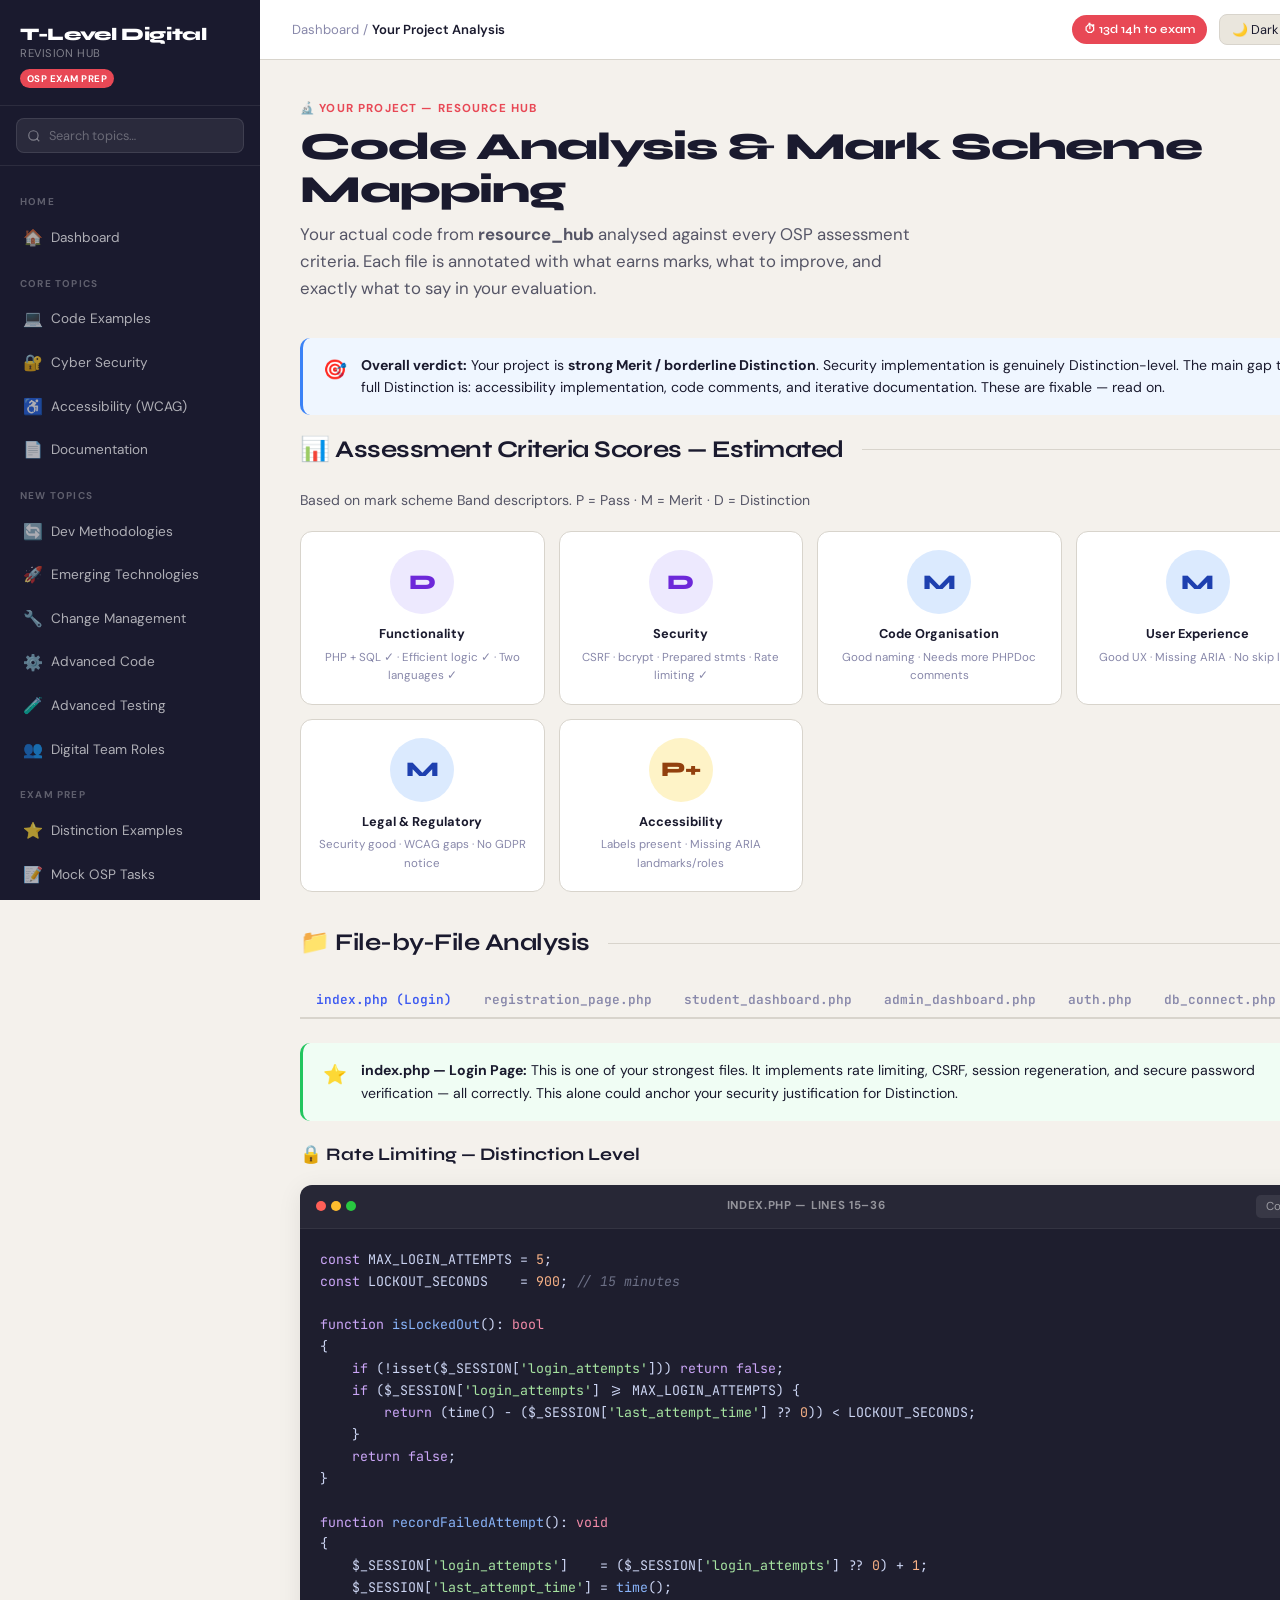
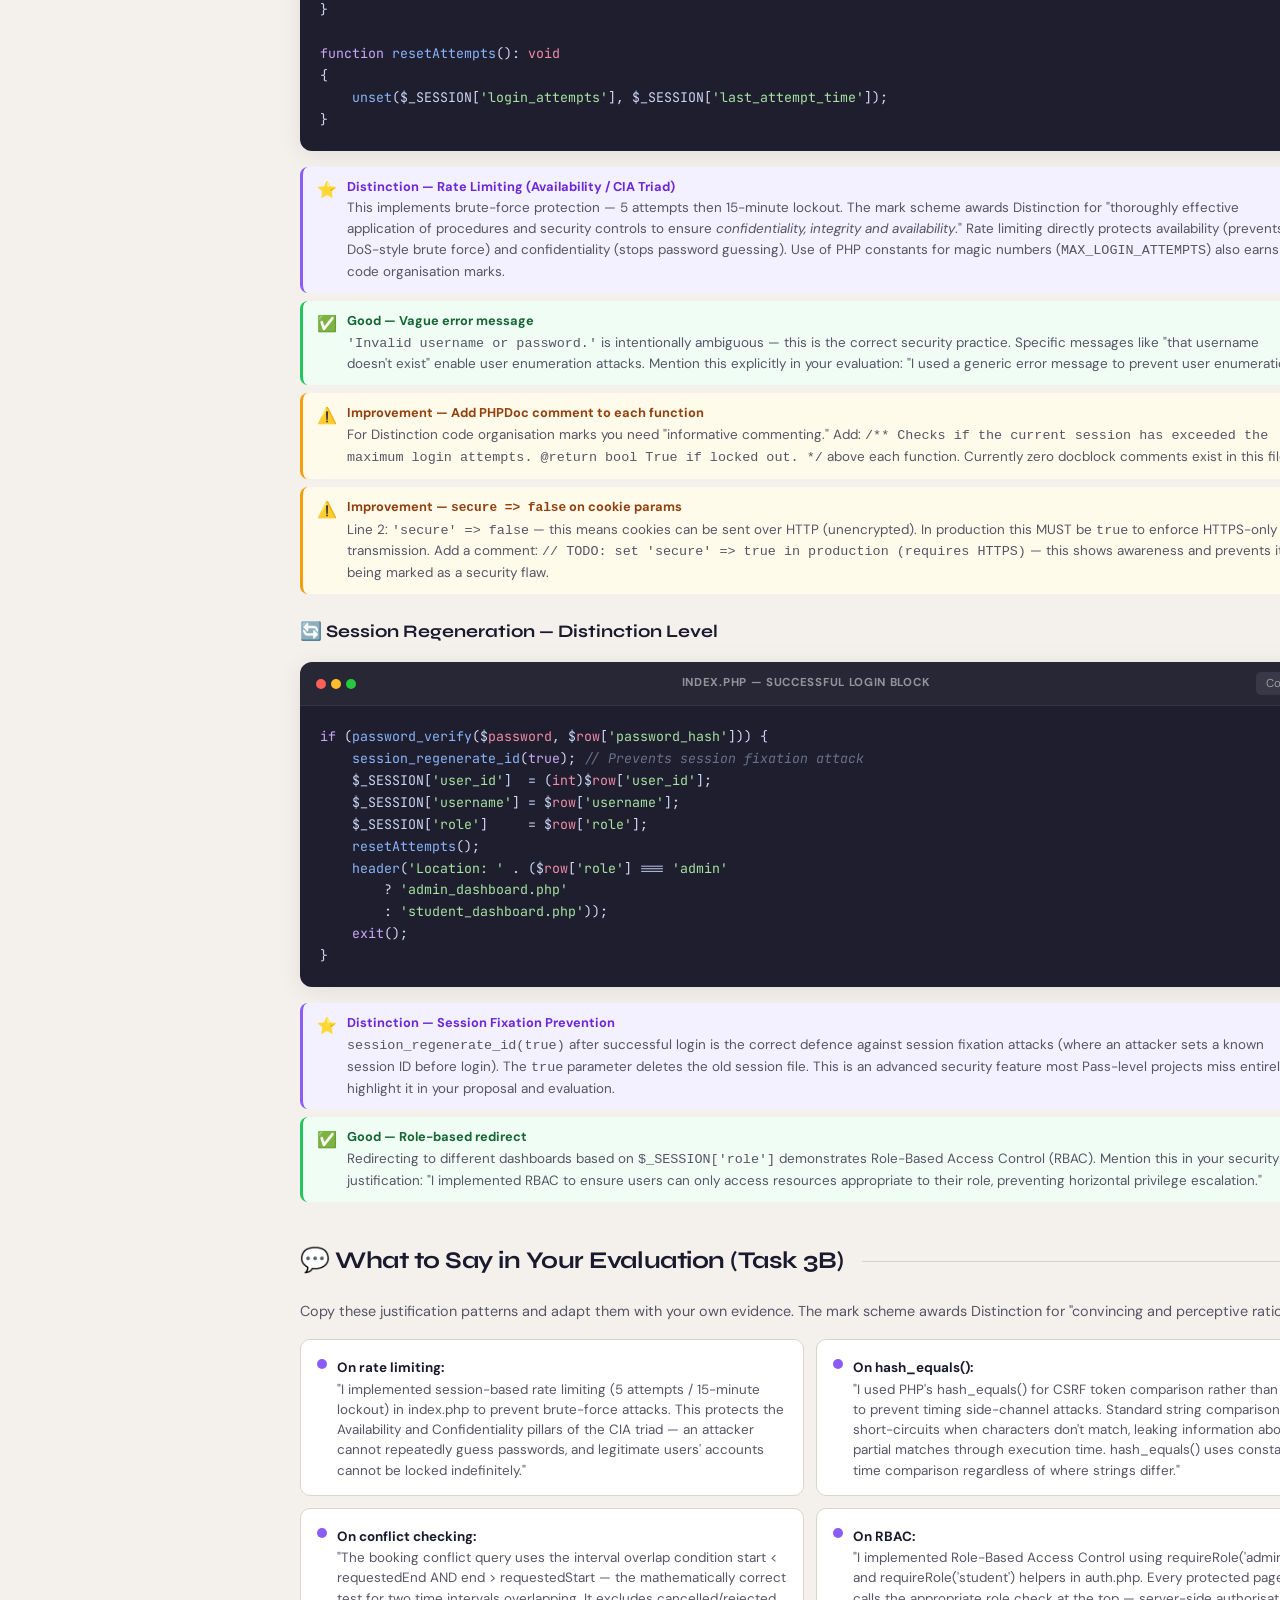
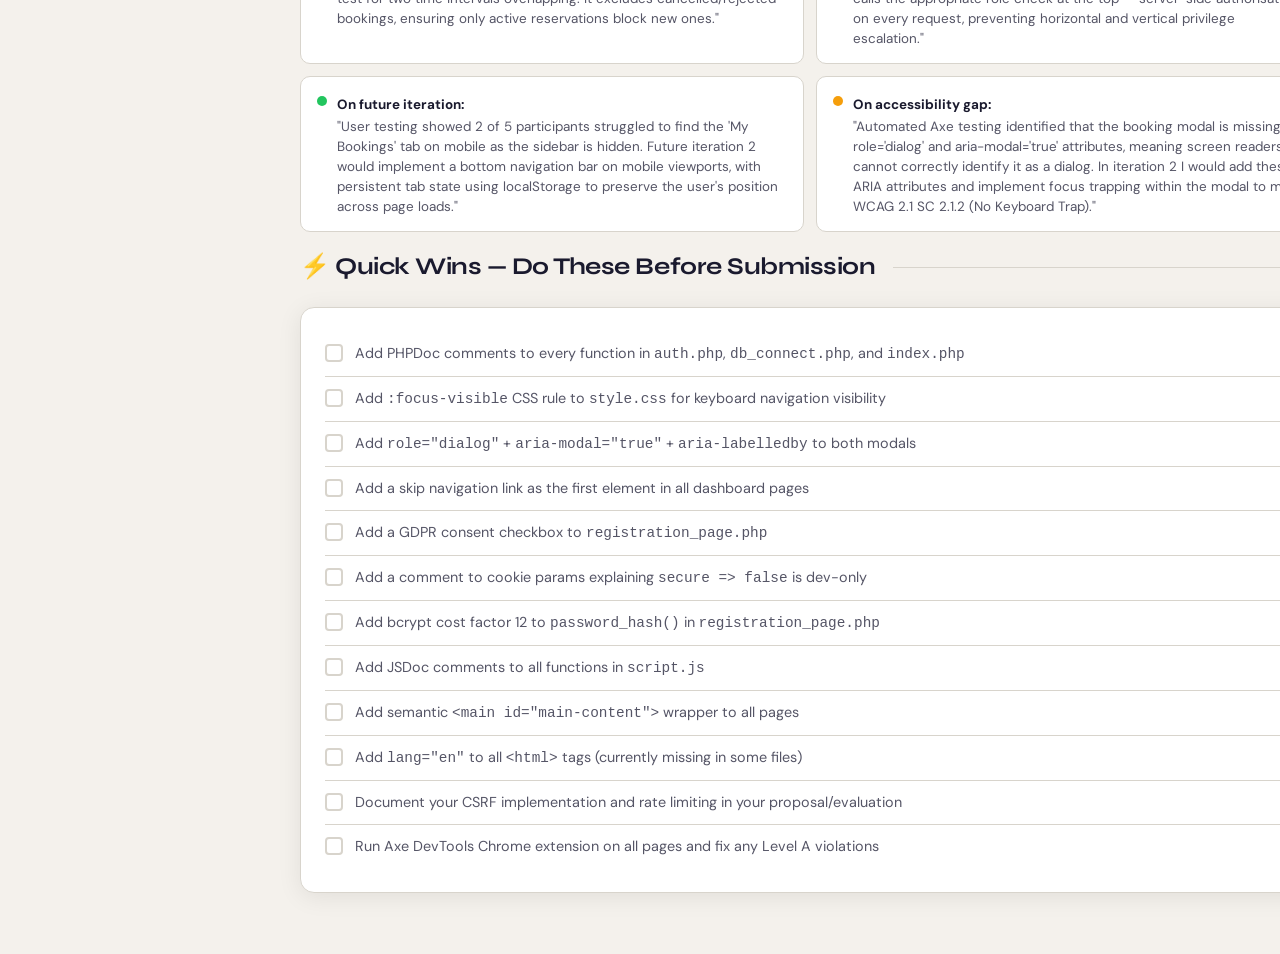
<file: pages/your-project.html>
<!DOCTYPE html>
<html lang="en">
<head>
  <meta charset="UTF-8" />
  <meta name="viewport" content="width=device-width, initial-scale=1.0" />
  <title>Your Project Analysis – T-Level Revision Hub</title>
  <link rel="stylesheet" href="../assets/css/style.css" />
  <style>
    /* ── Annotation system ── */
    .annotated-block { position: relative; margin: 16px 0; }

    .annotation-rail {
      display: flex;
      flex-direction: column;
      gap: 8px;
      margin-top: 8px;
    }

    .annotation {
      display: flex;
      gap: 10px;
      align-items: flex-start;
      padding: 10px 14px;
      border-radius: 8px;
      font-size: 0.84rem;
      line-height: 1.55;
      border-left: 3px solid transparent;
    }
    .annotation .ann-icon { font-size: 1rem; flex-shrink: 0; margin-top: 1px; }
    .annotation .ann-body { flex: 1; }
    .annotation .ann-body strong { display: block; font-size: 0.8rem; font-weight: 700; margin-bottom: 2px; }
    .annotation .ann-body p { color: var(--text-secondary); margin: 0; }

    .ann-distinction { background: #f3f0ff; border-left-color: #8b5cf6; }
    .ann-distinction .ann-body strong { color: #6d28d9; }
    [data-theme="dark"] .ann-distinction { background: #2e1065; }

    .ann-good { background: #f0fdf4; border-left-color: #22c55e; }
    .ann-good .ann-body strong { color: #166534; }
    [data-theme="dark"] .ann-good { background: #052e16; }

    .ann-improve { background: #fffbeb; border-left-color: #f59e0b; }
    .ann-improve .ann-body strong { color: #92400e; }
    [data-theme="dark"] .ann-improve { background: #1c1400; }

    .ann-info { background: #eff6ff; border-left-color: #3b82f6; }
    .ann-info .ann-body strong { color: #1e40af; }
    [data-theme="dark"] .ann-info { background: #0a1628; }

    /* ── Score card ── */
    .score-grid {
      display: grid;
      grid-template-columns: repeat(auto-fill, minmax(200px, 1fr));
      gap: 14px;
      margin: 20px 0 32px;
    }
    .score-card {
      background: var(--bg-card);
      border: 1px solid var(--border);
      border-radius: 12px;
      padding: 18px 16px;
      text-align: center;
    }
    .score-ring {
      width: 64px; height: 64px;
      border-radius: 50%;
      display: flex; align-items: center; justify-content: center;
      margin: 0 auto 10px;
      font-family: var(--font-display);
      font-size: 1.3rem;
      font-weight: 800;
    }
    .ring-d { background: #ede9fe; color: #6d28d9; }
    .ring-m { background: #dbeafe; color: #1e40af; }
    .ring-p { background: #fef3c7; color: #92400e; }
    [data-theme="dark"] .ring-d { background: #2e1065; color: #c4b5fd; }
    [data-theme="dark"] .ring-m { background: #1e3a5f; color: #93c5fd; }
    [data-theme="dark"] .ring-p { background: #451a03; color: #fcd34d; }

    .score-label { font-size: 0.8rem; font-weight: 700; color: var(--text-primary); margin-bottom: 4px; }
    .score-sub { font-size: 0.72rem; color: var(--text-muted); }

    /* ── File tab nav ── */
    .file-tabs {
      display: flex;
      gap: 0;
      overflow-x: auto;
      border-bottom: 2px solid var(--border);
      margin-bottom: 24px;
      scrollbar-width: none;
    }
    .file-tabs::-webkit-scrollbar { display: none; }

    .file-tab {
      padding: 9px 16px;
      font-size: 0.8rem;
      font-weight: 600;
      font-family: var(--font-mono);
      color: var(--text-muted);
      cursor: pointer;
      border: none;
      background: none;
      border-bottom: 2px solid transparent;
      margin-bottom: -2px;
      white-space: nowrap;
      transition: all 0.15s;
    }
    .file-tab:hover { color: var(--text-primary); }
    .file-tab.active { color: var(--accent-2); border-bottom-color: var(--accent-2); }

    .file-panel { display: none; }
    .file-panel.active { display: block; }

    /* ── Mark map ── */
    .mark-map {
      display: grid;
      grid-template-columns: 1fr 1fr;
      gap: 12px;
      margin: 16px 0;
    }
    .mark-item {
      background: var(--bg-card);
      border: 1px solid var(--border);
      border-radius: 10px;
      padding: 14px 16px;
      display: flex;
      align-items: flex-start;
      gap: 10px;
    }
    .mark-item .mark-dot {
      width: 10px; height: 10px;
      border-radius: 50%;
      margin-top: 5px;
      flex-shrink: 0;
    }
    .dot-d { background: #8b5cf6; }
    .dot-g { background: #22c55e; }
    .dot-w { background: #f59e0b; }
    .mark-item p { font-size: 0.84rem; color: var(--text-secondary); line-height: 1.5; margin: 0; }
    .mark-item strong { color: var(--text-primary); font-size: 0.84rem; }

    @media (max-width: 600px) {
      .mark-map { grid-template-columns: 1fr; }
      .score-grid { grid-template-columns: 1fr 1fr; }
    }
  </style>
</head>
<body>
<div class="app-layout">

  <!-- Sidebar -->
  <aside class="sidebar" id="sidebar" role="navigation" aria-label="Main navigation">
    <div class="sidebar-header">
      <div class="sidebar-logo">T-Level Digital<span>Revision Hub</span></div>
      <div class="sidebar-badge">OSP Exam Prep</div>
    </div>
    <div class="sidebar-search">
      <input type="search" id="sidebarSearch" placeholder="Search topics…" aria-label="Search navigation" />
    </div>
    <nav class="sidebar-nav">
      <div class="nav-section-label">Home</div>
      <a href="../index.html" class="nav-item"><span class="nav-icon">🏠</span> Dashboard</a>
      <div class="nav-section-label">Core Topics</div>
      <a href="code-examples.html" class="nav-item"><span class="nav-icon">💻</span> Code Examples</a>
      <a href="security.html" class="nav-item"><span class="nav-icon">🔐</span> Cyber Security</a>
      <a href="accessibility.html" class="nav-item"><span class="nav-icon">♿</span> Accessibility (WCAG)</a>
      <a href="documentation.html" class="nav-item"><span class="nav-icon">📄</span> Documentation</a>
      <div class="nav-section-label">New Topics</div>
      <a href="methodologies.html" class="nav-item"><span class="nav-icon">🔄</span> Dev Methodologies</a>
      <a href="emerging-tech.html" class="nav-item"><span class="nav-icon">🚀</span> Emerging Technologies</a>
      <a href="change-management.html" class="nav-item"><span class="nav-icon">🔧</span> Change Management</a>
      <a href="advanced-code.html" class="nav-item"><span class="nav-icon">⚙️</span> Advanced Code</a>
      <a href="advanced-testing.html" class="nav-item"><span class="nav-icon">🧪</span> Advanced Testing</a>
      <a href="team-roles.html" class="nav-item"><span class="nav-icon">👥</span> Digital Team Roles</a>
      <div class="nav-section-label">Exam Prep</div>
      <a href="distinction-examples.html" class="nav-item"><span class="nav-icon">⭐</span> Distinction Examples</a>
      <a href="mock-tasks.html" class="nav-item"><span class="nav-icon">📝</span> Mock OSP Tasks</a>
      <a href="checklists.html" class="nav-item"><span class="nav-icon">✅</span> Revision Checklists</a>
      <div class="nav-section-label">Your Work</div>
      <a href="your-project.html" class="nav-item active"><span class="nav-icon">🔬</span> Your Project Analysis</a>
    </nav>
    <div class="sidebar-footer">T-Level Digital Production, Design &amp; Development · 2025</div>
  </aside>
  <div class="sidebar-overlay" id="sidebarOverlay"></div>

  <!-- Main -->
  <main class="main-content" role="main">
    <div class="topbar">
      <div class="topbar-left">
        <button class="hamburger" id="hamburger" aria-label="Toggle navigation">☰</button>
        <div class="page-breadcrumb">Dashboard / <strong>Your Project Analysis</strong></div>
      </div>
      <div class="topbar-right">
        <div class="exam-countdown" id="examCountdown">⏱ Calculating…</div>
        <button class="theme-toggle" id="themeToggle">🌙 Dark Mode</button>
      </div>
    </div>

    <div class="page-content">

      <!-- Header -->
      <header class="page-header fade-up">
        <div class="eyebrow">🔬 Your Project — Resource Hub</div>
        <h1>Code Analysis &amp; Mark Scheme Mapping</h1>
        <p>Your actual code from <strong>resource_hub</strong> analysed against every OSP assessment criteria. Each file is annotated with what earns marks, what to improve, and exactly what to say in your evaluation.</p>
      </header>

      <!-- Overall Score Summary -->
      <div class="info-box info fade-up-2">
        <span class="info-icon">🎯</span>
        <div><strong>Overall verdict:</strong> Your project is <strong>strong Merit / borderline Distinction</strong>. Security implementation is genuinely Distinction-level. The main gap to full Distinction is: accessibility implementation, code comments, and iterative documentation. These are fixable — read on.</div>
      </div>

      <h2 class="section-title">📊 Assessment Criteria Scores — Estimated</h2>
      <p style="color:var(--text-secondary);font-size:0.88rem;margin-bottom:16px;">Based on mark scheme Band descriptors. P = Pass · M = Merit · D = Distinction</p>

      <div class="score-grid">
        <div class="score-card">
          <div class="score-ring ring-d">D</div>
          <div class="score-label">Functionality</div>
          <div class="score-sub">PHP + SQL ✓ · Efficient logic ✓ · Two languages ✓</div>
        </div>
        <div class="score-card">
          <div class="score-ring ring-d">D</div>
          <div class="score-label">Security</div>
          <div class="score-sub">CSRF · bcrypt · Prepared stmts · Rate limiting ✓</div>
        </div>
        <div class="score-card">
          <div class="score-ring ring-m">M</div>
          <div class="score-label">Code Organisation</div>
          <div class="score-sub">Good naming · Needs more PHPDoc comments</div>
        </div>
        <div class="score-card">
          <div class="score-ring ring-m">M</div>
          <div class="score-label">User Experience</div>
          <div class="score-sub">Good UX · Missing ARIA · No skip link</div>
        </div>
        <div class="score-card">
          <div class="score-ring ring-m">M</div>
          <div class="score-label">Legal &amp; Regulatory</div>
          <div class="score-sub">Security good · WCAG gaps · No GDPR notice</div>
        </div>
        <div class="score-card">
          <div class="score-ring ring-p">P+</div>
          <div class="score-label">Accessibility</div>
          <div class="score-sub">Labels present · Missing ARIA landmarks/roles</div>
        </div>
      </div>

      <!-- File-by-file analysis tabs -->
      <h2 class="section-title">📁 File-by-File Analysis</h2>

      <div class="file-tabs" role="tablist">
        <button class="file-tab active" role="tab" onclick="showFile('index', this)">index.php (Login)</button>
        <button class="file-tab" role="tab" onclick="showFile('register', this)">registration_page.php</button>
        <button class="file-tab" role="tab" onclick="showFile('student', this)">student_dashboard.php</button>
        <button class="file-tab" role="tab" onclick="showFile('admin', this)">admin_dashboard.php</button>
        <button class="file-tab" role="tab" onclick="showFile('auth', this)">auth.php</button>
        <button class="file-tab" role="tab" onclick="showFile('db', this)">db_connect.php</button>
        <button class="file-tab" role="tab" onclick="showFile('css', this)">style.css</button>
        <button class="file-tab" role="tab" onclick="showFile('js', this)">script.js</button>
      </div>

      <!-- ══════════════ INDEX.PHP ══════════════ -->
      <div class="file-panel active" id="panel-index">
        <div class="info-box tip" style="margin-bottom:20px;">
          <span class="info-icon">⭐</span>
          <div><strong>index.php — Login Page:</strong> This is one of your strongest files. It implements rate limiting, CSRF, session regeneration, and secure password verification — all correctly. This alone could anchor your security justification for Distinction.</div>
        </div>

        <!-- Rate Limiting -->
        <h3 style="font-family:var(--font-display);font-size:1.1rem;margin-bottom:12px;">🔒 Rate Limiting — Distinction Level</h3>

        <div class="code-block">
          <div class="code-header">
            <div class="code-dots"><span class="code-dot red"></span><span class="code-dot yellow"></span><span class="code-dot green"></span></div>
            <span class="code-lang">index.php — Lines 15–36</span>
            <button class="copy-btn">Copy</button>
          </div>
          <pre><span class="kw">const</span> MAX_LOGIN_ATTEMPTS = <span class="num">5</span>;
<span class="kw">const</span> LOCKOUT_SECONDS    = <span class="num">900</span>; <span class="cmt">// 15 minutes</span>

<span class="kw">function</span> <span class="fn">isLockedOut</span>(): <span class="var">bool</span>
{
    <span class="kw">if</span> (!isset($_SESSION[<span class="str">'login_attempts'</span>])) <span class="kw">return</span> <span class="kw">false</span>;
    <span class="kw">if</span> ($_SESSION[<span class="str">'login_attempts'</span>] >= MAX_LOGIN_ATTEMPTS) {
        <span class="kw">return</span> (time() - ($_SESSION[<span class="str">'last_attempt_time'</span>] ?? <span class="num">0</span>)) < LOCKOUT_SECONDS;
    }
    <span class="kw">return</span> <span class="kw">false</span>;
}

<span class="kw">function</span> <span class="fn">recordFailedAttempt</span>(): <span class="var">void</span>
{
    $_SESSION[<span class="str">'login_attempts'</span>]    = ($_SESSION[<span class="str">'login_attempts'</span>] ?? <span class="num">0</span>) + <span class="num">1</span>;
    $_SESSION[<span class="str">'last_attempt_time'</span>] = <span class="fn">time</span>();
}

<span class="kw">function</span> <span class="fn">resetAttempts</span>(): <span class="var">void</span>
{
    <span class="fn">unset</span>($_SESSION[<span class="str">'login_attempts'</span>], $_SESSION[<span class="str">'last_attempt_time'</span>]);
}</pre>
        </div>

        <div class="annotation-rail">
          <div class="annotation ann-distinction">
            <span class="ann-icon">⭐</span>
            <div class="ann-body">
              <strong>Distinction — Rate Limiting (Availability / CIA Triad)</strong>
              <p>This implements brute-force protection — 5 attempts then 15-minute lockout. The mark scheme awards Distinction for "thoroughly effective application of procedures and security controls to ensure <em>confidentiality, integrity and availability</em>." Rate limiting directly protects availability (prevents DoS-style brute force) and confidentiality (stops password guessing). Use of PHP constants for magic numbers (<code>MAX_LOGIN_ATTEMPTS</code>) also earns code organisation marks.</p>
            </div>
          </div>
          <div class="annotation ann-good">
            <span class="ann-icon">✅</span>
            <div class="ann-body">
              <strong>Good — Vague error message</strong>
              <p><code>'Invalid username or password.'</code> is intentionally ambiguous — this is the correct security practice. Specific messages like "that username doesn't exist" enable user enumeration attacks. Mention this explicitly in your evaluation: "I used a generic error message to prevent user enumeration."</p>
            </div>
          </div>
          <div class="annotation ann-improve">
            <span class="ann-icon">⚠️</span>
            <div class="ann-body">
              <strong>Improvement — Add PHPDoc comment to each function</strong>
              <p>For Distinction code organisation marks you need "informative commenting." Add: <code>/** Checks if the current session has exceeded the maximum login attempts. @return bool True if locked out. */</code> above each function. Currently zero docblock comments exist in this file.</p>
            </div>
          </div>
          <div class="annotation ann-improve">
            <span class="ann-icon">⚠️</span>
            <div class="ann-body">
              <strong>Improvement — <code>secure => false</code> on cookie params</strong>
              <p>Line 2: <code>'secure' => false</code> — this means cookies can be sent over HTTP (unencrypted). In production this MUST be <code>true</code> to enforce HTTPS-only transmission. Add a comment: <code>// TODO: set 'secure' => true in production (requires HTTPS)</code> — this shows awareness and prevents it being marked as a security flaw.</p>
            </div>
          </div>
        </div>

        <!-- Session regeneration -->
        <h3 style="font-family:var(--font-display);font-size:1.1rem;margin:24px 0 12px;">🔄 Session Regeneration — Distinction Level</h3>

        <div class="code-block">
          <div class="code-header">
            <div class="code-dots"><span class="code-dot red"></span><span class="code-dot yellow"></span><span class="code-dot green"></span></div>
            <span class="code-lang">index.php — Successful login block</span>
            <button class="copy-btn">Copy</button>
          </div>
          <pre><span class="kw">if</span> (<span class="fn">password_verify</span>($<span class="var">password</span>, $<span class="var">row</span>[<span class="str">'password_hash'</span>])) {
    <span class="fn">session_regenerate_id</span>(<span class="kw">true</span>); <span class="cmt">// Prevents session fixation attack</span>
    $_SESSION[<span class="str">'user_id'</span>]  = (<span class="var">int</span>)$<span class="var">row</span>[<span class="str">'user_id'</span>];
    $_SESSION[<span class="str">'username'</span>] = $<span class="var">row</span>[<span class="str">'username'</span>];
    $_SESSION[<span class="str">'role'</span>]     = $<span class="var">row</span>[<span class="str">'role'</span>];
    <span class="fn">resetAttempts</span>();
    <span class="fn">header</span>(<span class="str">'Location: '</span> . ($<span class="var">row</span>[<span class="str">'role'</span>] === <span class="str">'admin'</span>
        ? <span class="str">'admin_dashboard.php'</span>
        : <span class="str">'student_dashboard.php'</span>));
    <span class="kw">exit</span>();
}</pre>
        </div>

        <div class="annotation-rail">
          <div class="annotation ann-distinction">
            <span class="ann-icon">⭐</span>
            <div class="ann-body">
              <strong>Distinction — Session Fixation Prevention</strong>
              <p><code>session_regenerate_id(true)</code> after successful login is the correct defence against session fixation attacks (where an attacker sets a known session ID before login). The <code>true</code> parameter deletes the old session file. This is an advanced security feature most Pass-level projects miss entirely — highlight it in your proposal and evaluation.</p>
            </div>
          </div>
          <div class="annotation ann-good">
            <span class="ann-icon">✅</span>
            <div class="ann-body">
              <strong>Good — Role-based redirect</strong>
              <p>Redirecting to different dashboards based on <code>$_SESSION['role']</code> demonstrates Role-Based Access Control (RBAC). Mention this in your security justification: "I implemented RBAC to ensure users can only access resources appropriate to their role, preventing horizontal privilege escalation."</p>
            </div>
          </div>
        </div>
      </div>

      <!-- ══════════════ REGISTRATION ══════════════ -->
      <div class="file-panel" id="panel-register">
        <div class="info-box tip" style="margin-bottom:20px;">
          <span class="info-icon">⭐</span>
          <div><strong>registration_page.php — Strong server-side validation + bcrypt hashing.</strong> Password strength indicator in JS is a great UX addition. Key gaps: no PHPDoc comments, no GDPR consent checkbox.</div>
        </div>

        <h3 style="font-family:var(--font-display);font-size:1.1rem;margin-bottom:12px;">🔒 bcrypt Password Hashing — Distinction Level</h3>

        <div class="code-block">
          <div class="code-header">
            <div class="code-dots"><span class="code-dot red"></span><span class="code-dot yellow"></span><span class="code-dot green"></span></div>
            <span class="code-lang">registration_page.php — Insert block</span>
            <button class="copy-btn">Copy</button>
          </div>
          <pre><span class="cmt">// Insert new student</span>
<span class="kw">if</span> (empty($<span class="var">errors</span>)) {
    $<span class="var">hash</span> = <span class="fn">password_hash</span>($<span class="var">password</span>, PASSWORD_BCRYPT);
    $<span class="var">stmt</span> = $<span class="var">conn</span>-><span class="fn">prepare</span>(
        <span class="str">"INSERT INTO users (username, password_hash, role) VALUES (?, ?, 'student')"</span>
    );
    $<span class="var">stmt</span>-><span class="fn">bind_param</span>(<span class="str">'ss'</span>, $<span class="var">form</span>[<span class="str">'username'</span>], $<span class="var">hash</span>);
    ...
}</pre>
        </div>

        <div class="annotation-rail">
          <div class="annotation ann-distinction">
            <span class="ann-icon">⭐</span>
            <div class="ann-body">
              <strong>Distinction — bcrypt + prepared statement together</strong>
              <p>You've combined two critical security controls in one INSERT: (1) <code>password_hash()</code> with bcrypt never stores plain text, and (2) a prepared statement prevents SQL injection during registration. The role is hardcoded to <code>'student'</code> — this is correct defensive programming; new registrations can never self-assign admin rights.</p>
            </div>
          </div>
          <div class="annotation ann-improve">
            <span class="ann-icon">⚠️</span>
            <div class="ann-body">
              <strong>Improvement — Add bcrypt cost factor</strong>
              <p>Consider using <code>password_hash($password, PASSWORD_BCRYPT, ['cost' => 12])</code>. Cost 12 ≈ 250ms per hash — slow enough to deter brute force but fast enough for users. Mentioning the cost factor in your evaluation shows deeper security knowledge and could push you to Distinction on the security criteria.</p>
            </div>
          </div>
          <div class="annotation ann-improve">
            <span class="ann-icon">⚠️</span>
            <div class="ann-body">
              <strong>Improvement — Missing GDPR consent checkbox</strong>
              <p>Your app stores user data. Under GDPR, you need a lawful basis for processing — typically consent for a voluntary service. Add a checkbox: <code>&lt;input type="checkbox" name="gdpr_consent" required /&gt; I agree to the Privacy Policy and consent to my data being stored.</code> Without this, a marker checking for "legal and ethical considerations" cannot award full marks.</p>
            </div>
          </div>
        </div>

        <h3 style="font-family:var(--font-display);font-size:1.1rem;margin:24px 0 12px;">✅ Server-Side Validation — What You're Doing Right</h3>

        <div class="code-block">
          <div class="code-header">
            <div class="code-dots"><span class="code-dot red"></span><span class="code-dot yellow"></span><span class="code-dot green"></span></div>
            <span class="code-lang">registration_page.php — Validation</span>
            <button class="copy-btn">Copy</button>
          </div>
          <pre><span class="cmt">// Validate username</span>
<span class="kw">if</span> ($<span class="var">form</span>[<span class="str">'username'</span>] === <span class="str">''</span>) {
    $<span class="var">errors</span>[<span class="str">'username'</span>] = <span class="str">'Username is required.'</span>;
} <span class="kw">elseif</span> (<span class="fn">strlen</span>($<span class="var">form</span>[<span class="str">'username'</span>]) < <span class="num">3</span> || <span class="fn">strlen</span>($<span class="var">form</span>[<span class="str">'username'</span>]) > <span class="num">50</span>) {
    $<span class="var">errors</span>[<span class="str">'username'</span>] = <span class="str">'Username must be between 3 and 50 characters.'</span>;
} <span class="kw">elseif</span> (!<span class="fn">preg_match</span>(<span class="str">'/^[a-zA-Z0-9_-]+$/'</span>, $<span class="var">form</span>[<span class="str">'username'</span>])) {
    $<span class="var">errors</span>[<span class="str">'username'</span>] = <span class="str">'Only letters, numbers, underscores and hyphens allowed.'</span>;
}

<span class="cmt">// Validate password complexity</span>
<span class="kw">if</span> (<span class="fn">strlen</span>($<span class="var">password</span>) < <span class="num">8</span>) {
    $<span class="var">errors</span>[<span class="str">'password'</span>] = <span class="str">'Password must be at least 8 characters.'</span>;
} <span class="kw">elseif</span> (!<span class="fn">preg_match</span>(<span class="str">'/[A-Z]/'</span>, $<span class="var">password</span>) || !<span class="fn">preg_match</span>(<span class="str">'/[0-9]/'</span>, $<span class="var">password</span>)) {
    $<span class="var">errors</span>[<span class="str">'password'</span>] = <span class="str">'Must include at least one uppercase letter and one number.'</span>;
}</pre>
        </div>

        <div class="annotation-rail">
          <div class="annotation ann-distinction">
            <span class="ann-icon">⭐</span>
            <div class="ann-body">
              <strong>Distinction — Layered, specific server-side validation</strong>
              <p>This demonstrates defensive programming with multiple validation layers: presence check → length bounds → regex whitelist → uniqueness check. Using an associative <code>$errors</code> array (keyed by field name) is sophisticated — it enables field-level error display rather than a generic list. The regex <code>/^[a-zA-Z0-9_-]+$/</code> whitelists characters rather than blacklisting bad ones (a stronger security approach).</p>
            </div>
          </div>
          <div class="annotation ann-good">
            <span class="ann-icon">✅</span>
            <div class="ann-body">
              <strong>Good — Input preserved on error</strong>
              <p><code>value="&lt;?= htmlspecialchars($form['username']) ?&gt;"</code> repopulates the username field after a failed submission. This is excellent UX — users don't lose their input on validation errors. Combined with <code>htmlspecialchars()</code>, it also prevents XSS through reflected values.</p>
            </div>
          </div>
        </div>
      </div>

      <!-- ══════════════ STUDENT DASHBOARD ══════════════ -->
      <div class="file-panel" id="panel-student">
        <div class="info-box tip" style="margin-bottom:20px;">
          <span class="info-icon">⭐</span>
          <div><strong>student_dashboard.php — Excellent booking logic.</strong> Conflict checking, date validation, CSRF on cancel forms — all strong. The match() expressions and arrow functions show modern PHP 8 knowledge.</div>
        </div>

        <h3 style="font-family:var(--font-display);font-size:1.1rem;margin-bottom:12px;">🗄️ Conflict-Checking Query — Distinction Level</h3>

        <div class="code-block">
          <div class="code-header">
            <div class="code-dots"><span class="code-dot red"></span><span class="code-dot yellow"></span><span class="code-dot green"></span></div>
            <span class="code-lang">student_dashboard.php — Booking conflict check</span>
            <button class="copy-btn">Copy</button>
          </div>
          <pre><span class="cmt">// Conflict check: overlapping booking detection</span>
$<span class="var">stmt</span> = $<span class="var">conn</span>-><span class="fn">prepare</span>(
    <span class="str">"SELECT booking_id FROM bookings
     WHERE resource_id = ?
       AND status NOT IN ('cancelled','rejected')
       AND start_date < ? AND end_date > ?"</span>
);
$<span class="var">stmt</span>-><span class="fn">bind_param</span>(<span class="str">'iss'</span>, $<span class="var">resource_id</span>, $<span class="var">end_date</span>, $<span class="var">start_date</span>);
$<span class="var">stmt</span>-><span class="fn">execute</span>();
$<span class="var">stmt</span>-><span class="fn">store_result</span>();
<span class="kw">if</span> ($<span class="var">stmt</span>->num_rows > <span class="num">0</span>) {
    $<span class="var">booking_errors</span>[] = <span class="str">'This resource is already booked during that time.'</span>;
}</pre>
        </div>

        <div class="annotation-rail">
          <div class="annotation ann-distinction">
            <span class="ann-icon">⭐</span>
            <div class="ann-body">
              <strong>Distinction — Correct interval overlap algorithm</strong>
              <p>The condition <code>start_date &lt; end AND end_date &gt; start</code> is the mathematically correct test for two time intervals overlapping (Allen's interval algebra). Many students get this wrong. It also correctly excludes cancelled/rejected bookings from the conflict check. This demonstrates "precise logic and efficient structure" — the Distinction descriptor for algorithm design.</p>
            </div>
          </div>
          <div class="annotation ann-good">
            <span class="ann-icon">✅</span>
            <div class="ann-body">
              <strong>Good — Server-side date validation</strong>
              <p><code>strtotime($date) &lt; strtotime('today')</code> prevents past-date bookings server-side. Client-side <code>min="<?= date('Y-m-d') ?>"</code> on the date input provides UX feedback, but the server-side check is what actually secures it (client validation can be bypassed). Having both shows awareness of the distinction.</p>
            </div>
          </div>
          <div class="annotation ann-improve">
            <span class="ann-icon">⚠️</span>
            <div class="ann-body">
              <strong>Improvement — Add ARIA to booking modal</strong>
              <p>The booking modal is missing: <code>role="dialog"</code>, <code>aria-modal="true"</code>, <code>aria-labelledby="modalTitle"</code>. Without these, screen readers cannot identify it as a dialog or announce it correctly. For the WCAG/Legal criteria this is a notable gap. See the accessibility page for the correct pattern.</p>
            </div>
          </div>
          <div class="annotation ann-improve">
            <span class="ann-icon">⚠️</span>
            <div class="ann-body">
              <strong>Improvement — Explain <code>match()</code> in your documentation</strong>
              <p>The <code>resourceEmoji()</code> and <code>thumbClass()</code> functions use PHP 8's <code>match()</code> expression — this is more concise and type-safe than <code>switch</code>. Mention this in your code organisation section: "I used PHP 8 match expressions for cleaner, more readable type mapping, replacing verbose switch statements."</p>
            </div>
          </div>
        </div>

        <h3 style="font-family:var(--font-display);font-size:1.1rem;margin:24px 0 12px;">🔐 CSRF on Cancel — Good Practice</h3>

        <div class="code-block">
          <div class="code-header">
            <div class="code-dots"><span class="code-dot red"></span><span class="code-dot yellow"></span><span class="code-dot green"></span></div>
            <span class="code-lang">student_dashboard.php — Cancel booking form</span>
            <button class="copy-btn">Copy</button>
          </div>
          <pre><span class="var">&lt;form</span> <span class="att">method</span>=<span class="str">"POST"</span> <span class="att">onsubmit</span>=<span class="str">"return confirm('Cancel this booking?')"</span><span class="var">&gt;</span>
  <span class="var">&lt;input</span> <span class="att">type</span>=<span class="str">"hidden"</span> <span class="att">name</span>=<span class="str">"csrf_token"</span>
         <span class="att">value</span>=<span class="str">"&lt;?= htmlspecialchars($_SESSION['csrf_token']) ?&gt;"</span><span class="var">&gt;</span>
  <span class="var">&lt;input</span> <span class="att">type</span>=<span class="str">"hidden"</span> <span class="att">name</span>=<span class="str">"action"</span> <span class="att">value</span>=<span class="str">"cancel"</span><span class="var">&gt;</span>
  <span class="var">&lt;input</span> <span class="att">type</span>=<span class="str">"hidden"</span> <span class="att">name</span>=<span class="str">"booking_id"</span> <span class="att">value</span>=<span class="str">"&lt;?= $b['booking_id'] ?&gt;"</span><span class="var">&gt;</span>
  <span class="var">&lt;button</span> <span class="att">type</span>=<span class="str">"submit"</span> <span class="att">class</span>=<span class="str">"btn-sm btn-reject"</span><span class="var">&gt;</span>Cancel<span class="var">&lt;/button&gt;</span>
<span class="var">&lt;/form&gt;</span></pre>
        </div>

        <div class="annotation-rail">
          <div class="annotation ann-distinction">
            <span class="ann-icon">⭐</span>
            <div class="ann-body">
              <strong>Distinction — CSRF protection on every state-changing action</strong>
              <p>Every POST form — booking, cancellation, admin actions — includes a CSRF token. This is consistent application of a security control, which is exactly what the Distinction descriptor means by "thoroughly effective application of procedures." Mention that you applied CSRF protection to ALL state-changing operations, not just the login form.</p>
            </div>
          </div>
          <div class="annotation ann-good">
            <span class="ann-icon">✅</span>
            <div class="ann-body">
              <strong>Good — Ownership check on cancel</strong>
              <p><code>WHERE booking_id = ? AND user_id = ?</code> in the cancel query means a student can only cancel their own bookings — even if they manipulate the <code>booking_id</code> POST parameter. This is server-side authorisation (not just authentication), preventing horizontal privilege escalation (OWASP A01).</p>
            </div>
          </div>
        </div>
      </div>

      <!-- ══════════════ ADMIN DASHBOARD ══════════════ -->
      <div class="file-panel" id="panel-admin">
        <div class="info-box tip" style="margin-bottom:20px;">
          <span class="info-icon">⭐</span>
          <div><strong>admin_dashboard.php — Your most complex file.</strong> Role-based access control, flash messages, whitelist validation for status values, self-protection (can't demote yourself). All these show sophisticated defensive programming.</div>
        </div>

        <h3 style="font-family:var(--font-display);font-size:1.1rem;margin-bottom:12px;">🛡️ Whitelist Validation — Distinction Level</h3>

        <div class="code-block">
          <div class="code-header">
            <div class="code-dots"><span class="code-dot red"></span><span class="code-dot yellow"></span><span class="code-dot green"></span></div>
            <span class="code-lang">admin_dashboard.php — Status whitelist</span>
            <button class="copy-btn">Copy</button>
          </div>
          <pre><span class="cmt">// Whitelist validation — only permit known-good values</span>
$<span class="var">status</span> = <span class="fn">in_array</span>($_POST[<span class="str">'res_status'</span>] ?? <span class="str">''</span>, [<span class="str">'available'</span>,<span class="str">'maintenance'</span>,<span class="str">'unavailable'</span>])
            ? $_POST[<span class="str">'res_status'</span>] : <span class="str">'available'</span>;

<span class="cmt">// Same pattern for user roles</span>
$<span class="var">role</span> = <span class="fn">in_array</span>($_POST[<span class="str">'new_role'</span>] ?? <span class="str">''</span>, [<span class="str">'student'</span>,<span class="str">'admin'</span>])
            ? $_POST[<span class="str">'new_role'</span>] : <span class="str">'student'</span>;

<span class="cmt">// Self-protection: admin cannot demote themselves</span>
<span class="kw">if</span> ($<span class="var">uid</span> !== (<span class="var">int</span>)$_SESSION[<span class="str">'user_id'</span>]) {
    <span class="cmt">// Only then update the role</span>
}</pre>
        </div>

        <div class="annotation-rail">
          <div class="annotation ann-distinction">
            <span class="ann-icon">⭐</span>
            <div class="ann-body">
              <strong>Distinction — Whitelist (allowlist) validation</strong>
              <p>Using <code>in_array()</code> against an explicit allowlist is security best practice — it ensures only permitted values can reach the database, regardless of what an attacker submits. This is stronger than blacklisting (which has to enumerate all bad values). Mention in your evaluation: "I used allowlist validation for enumerated fields rather than blacklisting, as blacklists can never enumerate all possible attack strings."</p>
            </div>
          </div>
          <div class="annotation ann-distinction">
            <span class="ann-icon">⭐</span>
            <div class="ann-body">
              <strong>Distinction — Self-protection prevents privilege lock-out</strong>
              <p><code>if ($uid !== (int)$_SESSION['user_id'])</code> prevents an admin accidentally (or maliciously via CSRF) demoting their own account. Casting to <code>(int)</code> also prevents type juggling attacks. This is a subtle but important piece of defensive programming — highlight it explicitly in your evaluation.</p>
            </div>
          </div>
          <div class="annotation ann-good">
            <span class="ann-icon">✅</span>
            <div class="ann-body">
              <strong>Good — Flash message pattern</strong>
              <p>Using <code>$_SESSION['flash']</code> with a Post-Redirect-Get (PRG) pattern is correct — it prevents duplicate form submissions on page refresh. The flash message is stored in session, page redirects, then the message is shown and immediately unset. This is a professional web development pattern worth mentioning in your documentation.</p>
            </div>
          </div>
          <div class="annotation ann-improve">
            <span class="ann-icon">⚠️</span>
            <div class="ann-body">
              <strong>Improvement — Direct SQL queries for stats (minor)</strong>
              <p>Lines like <code>$conn->query("SELECT COUNT(*) FROM bookings")->fetch_row()[0]</code> without prepared statements are technically safe here (no user input), but for consistency and Distinction code organisation, it's better to always use prepared statements or at minimum a helper method. A marker may flag this inconsistency.</p>
            </div>
          </div>
        </div>
      </div>

      <!-- ══════════════ AUTH.PHP ══════════════ -->
      <div class="file-panel" id="panel-auth">
        <div class="info-box tip" style="margin-bottom:20px;">
          <span class="info-icon">⭐</span>
          <div><strong>auth.php — Clean, well-structured helper library.</strong> <code>hash_equals()</code> for constant-time CSRF comparison is an advanced security detail. Backwards-compatible aliases show good maintainability thinking.</div>
        </div>

        <div class="code-block">
          <div class="code-header">
            <div class="code-dots"><span class="code-dot red"></span><span class="code-dot yellow"></span><span class="code-dot green"></span></div>
            <span class="code-lang">auth.php — CSRF verification with constant-time comparison</span>
            <button class="copy-btn">Copy</button>
          </div>
          <pre><span class="kw">function</span> <span class="fn">verifyCsrf</span>(): <span class="var">bool</span>
{
    <span class="kw">return</span> isset($_POST[<span class="str">'csrf_token'</span>], $_SESSION[<span class="str">'csrf_token'</span>])
        && <span class="fn">hash_equals</span>($_SESSION[<span class="str">'csrf_token'</span>], $_POST[<span class="str">'csrf_token'</span>]);
}</pre>
        </div>

        <div class="annotation-rail">
          <div class="annotation ann-distinction">
            <span class="ann-icon">⭐</span>
            <div class="ann-body">
              <strong>Distinction — <code>hash_equals()</code> prevents timing attacks</strong>
              <p>Using <code>===</code> for string comparison leaks information through execution time — an attacker can measure microsecond differences to determine how many characters matched. <code>hash_equals()</code> uses constant-time comparison regardless of where strings differ. This is an advanced security detail that goes beyond what most T-Level students implement. <strong>Mention this explicitly in your evaluation</strong> — it demonstrates deep security knowledge that the mark scheme calls "perceptive."</p>
            </div>
          </div>
          <div class="annotation ann-good">
            <span class="ann-icon">✅</span>
            <div class="ann-body">
              <strong>Good — Centralised auth helpers</strong>
              <p>Centralising <code>requireLogin()</code>, <code>requireRole()</code>, <code>verifyCsrf()</code> in one file means changing the auth logic only needs to happen in one place — this is the DRY (Don't Repeat Yourself) principle and improves maintainability. Mention this in your code organisation section.</p>
            </div>
          </div>
          <div class="annotation ann-improve">
            <span class="ann-icon">⚠️</span>
            <div class="ann-body">
              <strong>Improvement — Add PHPDoc to all functions</strong>
              <p>None of the functions in auth.php have docblock comments. For Distinction: add <code>/** Requires the current session to have the specified role. Redirects on failure. @param string $role Required role ('admin' or 'student'). @return void */</code> before each function. This is a quick fix with meaningful mark impact.</p>
            </div>
          </div>
        </div>
      </div>

      <!-- ══════════════ DB_CONNECT ══════════════ -->
      <div class="file-panel" id="panel-db">
        <div class="code-block">
          <div class="code-header">
            <div class="code-dots"><span class="code-dot red"></span><span class="code-dot yellow"></span><span class="code-dot green"></span></div>
            <span class="code-lang">db_connect.php</span>
            <button class="copy-btn">Copy</button>
          </div>
          <pre><span class="fn">mysqli_report</span>(MYSQLI_REPORT_ERROR | MYSQLI_REPORT_STRICT);
<span class="kw">try</span> {
    $<span class="var">conn</span> = <span class="kw">new</span> <span class="fn">mysqli</span>(DB_HOST, DB_USER, DB_PASS, DB_NAME, DB_PORT);
    $<span class="var">conn</span>-><span class="fn">set_charset</span>(DB_CHARSET);          <span class="cmt">// ✅ utf8mb4 — full Unicode support</span>
    $<span class="var">conn</span>-><span class="fn">query</span>(<span class="str">"SET time_zone = '+00:00'"</span>); <span class="cmt">// ✅ UTC — consistent timestamps</span>
} <span class="kw">catch</span> (mysqli_sql_exception $<span class="var">e</span>) {
    <span class="fn">error_log</span>(<span class="str">'Database connection failed: '</span> . $<span class="var">e</span>-><span class="fn">getMessage</span>());
    <span class="kw">die</span>(<span class="str">'Database connection error. Please try again later.'</span>);
}</pre>
        </div>

        <div class="annotation-rail">
          <div class="annotation ann-distinction">
            <span class="ann-icon">⭐</span>
            <div class="ann-body">
              <strong>Distinction — Three security/best-practice details in 5 lines</strong>
              <p>(1) <code>mysqli_report(MYSQLI_REPORT_ERROR | MYSQLI_REPORT_STRICT)</code> — throws exceptions on all DB errors, enabling proper error handling. (2) <code>set_charset('utf8mb4')</code> — prevents charset-based SQL injection attacks and supports all Unicode characters. (3) <code>SET time_zone = '+00:00'</code> — stores all timestamps in UTC, preventing timezone-based logic bugs. (4) <code>error_log()</code> + user-friendly die message — logs errors server-side without exposing database details to the user (prevents information leakage). Mention all four in your evaluation.</p>
            </div>
          </div>
          <div class="annotation ann-improve">
            <span class="ann-icon">⚠️</span>
            <div class="ann-body">
              <strong>Improvement — Move credentials to .env or config outside webroot</strong>
              <p><code>DB_PASS = ''</code> is fine for local dev, but in production credentials should be in environment variables or a <code>config.php</code> outside the webroot, loaded via <code>$_ENV</code>. Add a comment: <code>// Production: load from environment variables, never commit credentials to version control</code>. This demonstrates awareness even if you can't implement it in your college environment.</p>
            </div>
          </div>
        </div>
      </div>

      <!-- ══════════════ CSS ══════════════ -->
      <div class="file-panel" id="panel-css">
        <div class="info-box tip" style="margin-bottom:20px;">
          <span class="info-icon">⭐</span>
          <div><strong>style.css — Professional and well-structured.</strong> CSS custom properties, semantic class naming, consistent design system. The main accessibility gap is the focus state handling.</div>
        </div>

        <div class="annotation-rail">
          <div class="annotation ann-distinction">
            <span class="ann-icon">⭐</span>
            <div class="ann-body">
              <strong>Distinction — CSS custom properties design system</strong>
              <p>Your <code>:root</code> block defines a complete design system with colour tokens (<code>--figma-purple</code>, <code>--color-green</code>), typography scale (<code>--text-xs</code> through <code>--text-3xl</code>), and shared UI constants (<code>--radius-figma</code>, <code>--shadow-figma</code>). This demonstrates "consistent naming conventions" and "logical organisation" — Distinction descriptors for code organisation. Mention this in your design documentation.</p>
            </div>
          </div>
          <div class="annotation ann-good">
            <span class="ann-icon">✅</span>
            <div class="ann-body">
              <strong>Good — Status pill system</strong>
              <p>The <code>.pill-pending</code>, <code>.pill-approved</code>, <code>.pill-rejected</code> pattern maps CSS classes directly to database status values. This makes adding new statuses trivial — just add a class. It's a scalable, maintainable pattern that shows thoughtful design.</p>
            </div>
          </div>
          <div class="annotation ann-improve">
            <span class="ann-icon">⚠️</span>
            <div class="ann-body">
              <strong>Critical Improvement — No <code>:focus-visible</code> style</strong>
              <p>Your CSS does not define a custom focus ring. This means keyboard users see the browser default (often invisible in some browsers). Add: <code>:focus-visible { outline: 3px solid var(--figma-purple); outline-offset: 3px; border-radius: 4px; }</code> — this is required for WCAG 2.1 SC 2.4.7 (Focus Visible). This single change improves your accessibility score significantly.</p>
            </div>
          </div>
          <div class="annotation ann-improve">
            <span class="ann-icon">⚠️</span>
            <div class="ann-body">
              <strong>Improvement — No skip navigation link</strong>
              <p>WCAG 2.4.1 (Bypass Blocks) requires a mechanism to skip repeated navigation. Add as the first element in body: <code>&lt;a href="#main-content" class="skip-link"&gt;Skip to main content&lt;/a&gt;</code> styled to be visually hidden until focused. This is quick to implement and earns WCAG compliance points.</p>
            </div>
          </div>
        </div>
      </div>

      <!-- ══════════════ SCRIPT.JS ══════════════ -->
      <div class="file-panel" id="panel-js">
        <div class="info-box tip" style="margin-bottom:20px;">
          <span class="info-icon">⭐</span>
          <div><strong>script.js — Clean, minimal, purposeful.</strong> The password strength indicator is a genuine UX addition. The DOMContentLoaded pattern shows good JavaScript practice.</div>
        </div>

        <div class="code-block">
          <div class="code-header">
            <div class="code-dots"><span class="code-dot red"></span><span class="code-dot yellow"></span><span class="code-dot green"></span></div>
            <span class="code-lang">script.js — Password strength checker</span>
            <button class="copy-btn">Copy</button>
          </div>
          <pre><span class="kw">function</span> <span class="fn">checkStrength</span>(<span class="var">pw</span>) {
  <span class="kw">let</span> <span class="var">score</span> = <span class="num">0</span>;
  <span class="kw">if</span> (<span class="var">pw</span>.length >= <span class="num">8</span>)          <span class="var">score</span>++;
  <span class="kw">if</span> (<span class="str">/[A-Z]/</span>.<span class="fn">test</span>(<span class="var">pw</span>))          <span class="var">score</span>++;
  <span class="kw">if</span> (<span class="str">/[0-9]/</span>.<span class="fn">test</span>(<span class="var">pw</span>))          <span class="var">score</span>++;
  <span class="kw">if</span> (<span class="str">/[^A-Za-z0-9]/</span>.<span class="fn">test</span>(<span class="var">pw</span>))   <span class="var">score</span>++;
  <span class="cmt">// Colours match score index</span>
  <span class="kw">const</span> <span class="var">colours</span> = [<span class="str">'#ef4444'</span>, <span class="str">'#f59e0b'</span>, <span class="str">'#84cc16'</span>, <span class="str">'#16a34a'</span>];
  <span class="kw">const</span> <span class="var">labels</span>  = [<span class="str">'Weak'</span>, <span class="str">'Fair'</span>, <span class="str">'Good'</span>, <span class="str">'Strong'</span>];
  ...
}</pre>
        </div>

        <div class="annotation-rail">
          <div class="annotation ann-distinction">
            <span class="ann-icon">⭐</span>
            <div class="ann-body">
              <strong>Distinction — Client + server validation working together</strong>
              <p>Your JS provides real-time password strength feedback while PHP server-side validates the same rules. This is the correct architecture: client-side for UX (immediate feedback), server-side for security (client-side can be bypassed). Mention this duality explicitly: "Client-side validation improves UX by giving immediate feedback, but server-side validation in registration_page.php is the security enforcement layer."</p>
            </div>
          </div>
          <div class="annotation ann-improve">
            <span class="ann-icon">⚠️</span>
            <div class="ann-body">
              <strong>Improvement — Colour alone for strength indicator</strong>
              <p>The strength indicator uses only colour (red/amber/green). WCAG 1.4.1 says colour must not be the sole means of conveying information. Add the text label (<code>strength-label</code> already exists in your code — good!) and ensure it's always visible when the password field has content. The text <em>is</em> there — just make sure it's consistently shown and has sufficient contrast.</p>
            </div>
          </div>
          <div class="annotation ann-improve">
            <span class="ann-icon">⚠️</span>
            <div class="ann-body">
              <strong>Improvement — Add JSDoc comments</strong>
              <p>Add JSDoc above each function: <code>/** Toggles password field visibility between text and password type. @param {string} id - The ID of the input element. @returns {void} */</code>. Quick to do and earns code organisation marks. Also add a file-level comment: <code>/** Resource Hub - Client-side scripts. Handles: password toggle, strength checker, DOM event binding. */</code></p>
            </div>
          </div>
        </div>
      </div>

      <!-- What to Say in Your Evaluation -->
      <h2 class="section-title" style="margin-top: 40px;">💬 What to Say in Your Evaluation (Task 3B)</h2>
      <p style="color:var(--text-secondary);font-size:0.9rem;margin-bottom:16px;">Copy these justification patterns and adapt them with your own evidence. The mark scheme awards Distinction for "convincing and perceptive rationale."</p>

      <div class="mark-map">
        <div class="mark-item">
          <div class="mark-dot dot-d"></div>
          <div><strong>On rate limiting:</strong><p>"I implemented session-based rate limiting (5 attempts / 15-minute lockout) in index.php to prevent brute-force attacks. This protects the Availability and Confidentiality pillars of the CIA triad — an attacker cannot repeatedly guess passwords, and legitimate users' accounts cannot be locked indefinitely."</p></div>
        </div>
        <div class="mark-item">
          <div class="mark-dot dot-d"></div>
          <div><strong>On hash_equals():</strong><p>"I used PHP's hash_equals() for CSRF token comparison rather than === to prevent timing side-channel attacks. Standard string comparison short-circuits when characters don't match, leaking information about partial matches through execution time. hash_equals() uses constant-time comparison regardless of where strings differ."</p></div>
        </div>
        <div class="mark-item">
          <div class="mark-dot dot-d"></div>
          <div><strong>On conflict checking:</strong><p>"The booking conflict query uses the interval overlap condition start &lt; requestedEnd AND end &gt; requestedStart — the mathematically correct test for two time intervals overlapping. It excludes cancelled/rejected bookings, ensuring only active reservations block new ones."</p></div>
        </div>
        <div class="mark-item">
          <div class="mark-dot dot-d"></div>
          <div><strong>On RBAC:</strong><p>"I implemented Role-Based Access Control using requireRole('admin') and requireRole('student') helpers in auth.php. Every protected page calls the appropriate role check at the top — server-side authorisation on every request, preventing horizontal and vertical privilege escalation."</p></div>
        </div>
        <div class="mark-item">
          <div class="mark-dot dot-g"></div>
          <div><strong>On future iteration:</strong><p>"User testing showed 2 of 5 participants struggled to find the 'My Bookings' tab on mobile as the sidebar is hidden. Future iteration 2 would implement a bottom navigation bar on mobile viewports, with persistent tab state using localStorage to preserve the user's position across page loads."</p></div>
        </div>
        <div class="mark-item">
          <div class="mark-dot dot-w"></div>
          <div><strong>On accessibility gap:</strong><p>"Automated Axe testing identified that the booking modal is missing role='dialog' and aria-modal='true' attributes, meaning screen readers cannot correctly identify it as a dialog. In iteration 2 I would add these ARIA attributes and implement focus trapping within the modal to meet WCAG 2.1 SC 2.1.2 (No Keyboard Trap)."</p></div>
        </div>
      </div>

      <!-- Quick wins summary -->
      <h2 class="section-title">⚡ Quick Wins — Do These Before Submission</h2>
      <div class="card" style="margin-top:0;">
        <ul class="checklist">
          <li><input type="checkbox" class="check-input"/><span>Add PHPDoc comments to every function in <code>auth.php</code>, <code>db_connect.php</code>, and <code>index.php</code></span></li>
          <li><input type="checkbox" class="check-input"/><span>Add <code>:focus-visible</code> CSS rule to <code>style.css</code> for keyboard navigation visibility</span></li>
          <li><input type="checkbox" class="check-input"/><span>Add <code>role="dialog"</code> + <code>aria-modal="true"</code> + <code>aria-labelledby</code> to both modals</span></li>
          <li><input type="checkbox" class="check-input"/><span>Add a skip navigation link as the first element in all dashboard pages</span></li>
          <li><input type="checkbox" class="check-input"/><span>Add a GDPR consent checkbox to <code>registration_page.php</code></span></li>
          <li><input type="checkbox" class="check-input"/><span>Add a comment to cookie params explaining <code>secure => false</code> is dev-only</span></li>
          <li><input type="checkbox" class="check-input"/><span>Add bcrypt cost factor 12 to <code>password_hash()</code> in <code>registration_page.php</code></span></li>
          <li><input type="checkbox" class="check-input"/><span>Add JSDoc comments to all functions in <code>script.js</code></span></li>
          <li><input type="checkbox" class="check-input"/><span>Add semantic <code>&lt;main id="main-content"&gt;</code> wrapper to all pages</span></li>
          <li><input type="checkbox" class="check-input"/><span>Add <code>lang="en"</code> to all <code>&lt;html&gt;</code> tags (currently missing in some files)</span></li>
          <li><input type="checkbox" class="check-input"/><span>Document your CSRF implementation and rate limiting in your proposal/evaluation</span></li>
          <li><input type="checkbox" class="check-input"/><span>Run Axe DevTools Chrome extension on all pages and fix any Level A violations</span></li>
        </ul>
      </div>

    </div>
  </main>
</div>

<script src="../assets/js/script.js"></script>
<script>
  function showFile(name, btn) {
    document.querySelectorAll('.file-panel').forEach(p => p.classList.remove('active'));
    document.querySelectorAll('.file-tab').forEach(t => t.classList.remove('active'));
    document.getElementById('panel-' + name).classList.add('active');
    btn.classList.add('active');
  }
</script>
</body>
</html>
</file>
<file: assets/css/style.css>
/* ========================================
   T-Level Digital Revision Hub
   Style Sheet - Dark/Light Mode + Responsive
   ======================================== */

/* ---- Google Fonts ---- */
@import url('https://fonts.googleapis.com/css2?family=Syne:wght@400;600;700;800&family=JetBrains+Mono:wght@400;600&family=DM+Sans:ital,opsz,wght@0,9..40,300;0,9..40,400;0,9..40,500;1,9..40,300&display=swap');

/* ---- CSS Variables ---- */
:root {
  --font-display: 'Syne', sans-serif;
  --font-body: 'DM Sans', sans-serif;
  --font-mono: 'JetBrains Mono', monospace;

  /* Light mode */
  --bg-primary: #f4f1ec;
  --bg-secondary: #eae6dd;
  --bg-card: #ffffff;
  --bg-sidebar: #1a1a2e;
  --text-primary: #1a1a2e;
  --text-secondary: #555566;
  --text-muted: #8888aa;
  --accent: #e84855;
  --accent-2: #3d5af1;
  --accent-3: #22b573;
  --border: #d8d4cc;
  --code-bg: #1e1e2e;
  --code-text: #cdd6f4;
  --tag-bg: #e8e4f8;
  --tag-text: #3d5af1;
  --shadow: 0 4px 24px rgba(0,0,0,0.08);
  --shadow-strong: 0 8px 40px rgba(0,0,0,0.14);
  --sidebar-width: 260px;
  --header-height: 60px;

  /* Band colours */
  --band-pass: #f59e0b;
  --band-merit: #3b82f6;
  --band-distinction: #8b5cf6;
}

[data-theme="dark"] {
  --bg-primary: #0f0f1a;
  --bg-secondary: #16162a;
  --bg-card: #1e1e33;
  --bg-sidebar: #0a0a14;
  --text-primary: #e8e4f8;
  --text-secondary: #a0a0c0;
  --text-muted: #666688;
  --accent: #ff6b75;
  --accent-2: #6b8cff;
  --border: #2a2a44;
  --tag-bg: #2a2a44;
  --tag-text: #6b8cff;
  --shadow: 0 4px 24px rgba(0,0,0,0.4);
  --shadow-strong: 0 8px 40px rgba(0,0,0,0.6);
}

/* ---- Reset & Base ---- */
*, *::before, *::after { box-sizing: border-box; margin: 0; padding: 0; }

html { scroll-behavior: smooth; }

body {
  font-family: var(--font-body);
  background: var(--bg-primary);
  color: var(--text-primary);
  line-height: 1.6;
  transition: background 0.3s, color 0.3s;
  overflow-x: hidden;
}

a { color: var(--accent-2); text-decoration: none; }
a:hover { text-decoration: underline; }

/* ---- Layout ---- */
.app-layout {
  display: flex;
  min-height: 100vh;
}

/* ---- Sidebar ---- */
.sidebar {
  width: var(--sidebar-width);
  background: var(--bg-sidebar);
  position: fixed;
  top: 0;
  left: 0;
  height: 100vh;
  overflow-y: auto;
  z-index: 100;
  display: flex;
  flex-direction: column;
  transition: transform 0.3s ease;
  scrollbar-width: thin;
  scrollbar-color: #333355 transparent;
}

.sidebar-header {
  padding: 24px 20px 16px;
  border-bottom: 1px solid rgba(255,255,255,0.08);
}

.sidebar-logo {
  font-family: var(--font-display);
  font-size: 1.1rem;
  font-weight: 800;
  color: #fff;
  line-height: 1.2;
  letter-spacing: -0.02em;
}

.sidebar-logo span {
  display: block;
  font-size: 0.7rem;
  font-weight: 400;
  color: rgba(255,255,255,0.45);
  font-family: var(--font-body);
  letter-spacing: 0.05em;
  text-transform: uppercase;
  margin-top: 2px;
}

.sidebar-badge {
  display: inline-block;
  background: var(--accent);
  color: #fff;
  font-size: 0.6rem;
  font-weight: 700;
  padding: 2px 7px;
  border-radius: 20px;
  margin-top: 8px;
  letter-spacing: 0.05em;
  text-transform: uppercase;
}

.sidebar-search {
  padding: 12px 16px;
  border-bottom: 1px solid rgba(255,255,255,0.08);
}

.sidebar-search input {
  width: 100%;
  background: rgba(255,255,255,0.07);
  border: 1px solid rgba(255,255,255,0.1);
  border-radius: 8px;
  padding: 8px 12px 8px 32px;
  color: #fff;
  font-size: 0.8rem;
  font-family: var(--font-body);
  outline: none;
  transition: border-color 0.2s;
  background-image: url("data:image/svg+xml,%3Csvg xmlns='http://www.w3.org/2000/svg' width='14' height='14' viewBox='0 0 24 24' fill='none' stroke='rgba(255,255,255,0.4)' stroke-width='2'%3E%3Ccircle cx='11' cy='11' r='8'/%3E%3Cpath d='m21 21-4.35-4.35'/%3E%3C/svg%3E");
  background-repeat: no-repeat;
  background-position: 10px center;
}

.sidebar-search input:focus {
  border-color: var(--accent-2);
}

.sidebar-search input::placeholder { color: rgba(255,255,255,0.3); }

.sidebar-nav {
  flex: 1;
  padding: 12px 0;
}

.nav-section-label {
  font-size: 0.62rem;
  font-weight: 700;
  letter-spacing: 0.12em;
  text-transform: uppercase;
  color: rgba(255,255,255,0.3);
  padding: 16px 20px 6px;
}

.nav-item {
  display: flex;
  align-items: center;
  gap: 10px;
  padding: 9px 20px;
  color: rgba(255,255,255,0.65);
  font-size: 0.85rem;
  transition: all 0.18s;
  border-left: 3px solid transparent;
  cursor: pointer;
}

.nav-item:hover,
.nav-item.active {
  background: rgba(255,255,255,0.06);
  color: #fff;
  border-left-color: var(--accent);
  text-decoration: none;
}

.nav-item.active {
  border-left-color: var(--accent);
  color: #fff;
}

.nav-icon {
  width: 18px;
  text-align: center;
  font-size: 1rem;
  flex-shrink: 0;
}

.sidebar-footer {
  padding: 16px 20px;
  border-top: 1px solid rgba(255,255,255,0.08);
  font-size: 0.72rem;
  color: rgba(255,255,255,0.3);
}

/* ---- Main Content ---- */
.main-content {
  margin-left: var(--sidebar-width);
  flex: 1;
  min-height: 100vh;
  display: flex;
  flex-direction: column;
}

/* ---- Top Bar ---- */
.topbar {
  height: var(--header-height);
  background: var(--bg-card);
  border-bottom: 1px solid var(--border);
  display: flex;
  align-items: center;
  justify-content: space-between;
  padding: 0 32px;
  position: sticky;
  top: 0;
  z-index: 50;
  transition: background 0.3s, border-color 0.3s;
}

.topbar-left {
  display: flex;
  align-items: center;
  gap: 12px;
}

.hamburger {
  display: none;
  background: none;
  border: none;
  cursor: pointer;
  padding: 4px;
  color: var(--text-primary);
  font-size: 1.4rem;
}

.page-breadcrumb {
  font-size: 0.82rem;
  color: var(--text-muted);
}

.page-breadcrumb strong {
  color: var(--text-primary);
  font-weight: 600;
}

.topbar-right {
  display: flex;
  align-items: center;
  gap: 12px;
}

.theme-toggle {
  background: var(--bg-secondary);
  border: 1px solid var(--border);
  border-radius: 8px;
  padding: 6px 12px;
  font-size: 0.8rem;
  cursor: pointer;
  color: var(--text-primary);
  font-family: var(--font-body);
  transition: all 0.2s;
  display: flex;
  align-items: center;
  gap: 6px;
}

.theme-toggle:hover {
  background: var(--accent);
  color: #fff;
  border-color: var(--accent);
}

.exam-countdown {
  background: var(--accent);
  color: #fff;
  font-size: 0.75rem;
  font-weight: 600;
  padding: 5px 12px;
  border-radius: 20px;
  font-family: var(--font-display);
}

/* ---- Page Content ---- */
.page-content {
  padding: 40px 40px 80px;
  max-width: 1100px;
}

/* ---- Page Header ---- */
.page-header {
  margin-bottom: 36px;
}

.page-header .eyebrow {
  font-size: 0.72rem;
  font-weight: 700;
  letter-spacing: 0.1em;
  text-transform: uppercase;
  color: var(--accent);
  margin-bottom: 8px;
}

.page-header h1 {
  font-family: var(--font-display);
  font-size: 2.4rem;
  font-weight: 800;
  line-height: 1.1;
  letter-spacing: -0.03em;
  color: var(--text-primary);
}

.page-header p {
  color: var(--text-secondary);
  margin-top: 10px;
  font-size: 1.05rem;
  max-width: 640px;
}

/* ---- Cards ---- */
.card-grid {
  display: grid;
  grid-template-columns: repeat(auto-fill, minmax(300px, 1fr));
  gap: 20px;
  margin-bottom: 40px;
}

.card-grid-3 {
  grid-template-columns: repeat(auto-fill, minmax(220px, 1fr));
}

.card {
  background: var(--bg-card);
  border: 1px solid var(--border);
  border-radius: 14px;
  padding: 24px;
  transition: box-shadow 0.2s, transform 0.2s;
  box-shadow: var(--shadow);
}

.card:hover {
  box-shadow: var(--shadow-strong);
  transform: translateY(-2px);
}

.card-icon {
  font-size: 1.8rem;
  margin-bottom: 12px;
}

.card h3 {
  font-family: var(--font-display);
  font-size: 1.1rem;
  font-weight: 700;
  margin-bottom: 8px;
  color: var(--text-primary);
}

.card p {
  font-size: 0.88rem;
  color: var(--text-secondary);
  line-height: 1.5;
}

.card-link {
  display: inline-flex;
  align-items: center;
  gap: 6px;
  margin-top: 14px;
  font-size: 0.82rem;
  font-weight: 600;
  color: var(--accent-2);
  text-decoration: none;
}

.card-link:hover { text-decoration: underline; }

/* ---- Section Titles ---- */
.section-title {
  font-family: var(--font-display);
  font-size: 1.5rem;
  font-weight: 700;
  letter-spacing: -0.02em;
  margin-bottom: 20px;
  color: var(--text-primary);
  display: flex;
  align-items: center;
  gap: 10px;
}

.section-title::after {
  content: '';
  flex: 1;
  height: 1px;
  background: var(--border);
  margin-left: 8px;
}

/* ---- Tags ---- */
.tag {
  display: inline-block;
  background: var(--tag-bg);
  color: var(--tag-text);
  font-size: 0.7rem;
  font-weight: 700;
  padding: 3px 10px;
  border-radius: 20px;
  letter-spacing: 0.04em;
  text-transform: uppercase;
}

.tag-green { background: #dcfce7; color: #166534; }
.tag-red { background: #fee2e2; color: #991b1b; }
.tag-amber { background: #fef3c7; color: #92400e; }
.tag-purple { background: #ede9fe; color: #6d28d9; }

[data-theme="dark"] .tag-green { background: #14532d; color: #86efac; }
[data-theme="dark"] .tag-red { background: #450a0a; color: #fca5a5; }
[data-theme="dark"] .tag-amber { background: #451a03; color: #fcd34d; }
[data-theme="dark"] .tag-purple { background: #2e1065; color: #c4b5fd; }

/* ---- Code Blocks ---- */
.code-block {
  background: var(--code-bg);
  border-radius: 12px;
  overflow: hidden;
  margin: 16px 0;
  box-shadow: var(--shadow);
}

.code-header {
  display: flex;
  align-items: center;
  justify-content: space-between;
  padding: 10px 16px;
  background: rgba(255,255,255,0.04);
  border-bottom: 1px solid rgba(255,255,255,0.06);
}

.code-lang {
  font-size: 0.72rem;
  font-weight: 700;
  letter-spacing: 0.06em;
  text-transform: uppercase;
  color: rgba(255,255,255,0.5);
}

.code-dots {
  display: flex;
  gap: 5px;
}

.code-dot {
  width: 10px;
  height: 10px;
  border-radius: 50%;
}
.code-dot.red { background: #ff5f57; }
.code-dot.yellow { background: #ffbd2e; }
.code-dot.green { background: #28c840; }

.copy-btn {
  background: rgba(255,255,255,0.08);
  border: none;
  color: rgba(255,255,255,0.5);
  font-size: 0.72rem;
  padding: 4px 10px;
  border-radius: 5px;
  cursor: pointer;
  font-family: var(--font-body);
  transition: all 0.2s;
}

.copy-btn:hover { background: rgba(255,255,255,0.15); color: #fff; }

pre {
  padding: 20px;
  overflow-x: auto;
  font-family: var(--font-mono);
  font-size: 0.83rem;
  line-height: 1.65;
  color: var(--code-text);
}

/* Syntax highlight colours */
.kw { color: #cba6f7; }      /* keywords */
.str { color: #a6e3a1; }     /* strings */
.cmt { color: #6c7086; font-style: italic; } /* comments */
.fn { color: #89b4fa; }      /* functions */
.num { color: #fab387; }     /* numbers */
.var { color: #f38ba8; }     /* variables/tags */
.op { color: #89dceb; }      /* operators */
.att { color: #f9e2af; }     /* attributes */

/* ---- Band Indicators ---- */
.band-tabs {
  display: flex;
  gap: 0;
  border-radius: 10px;
  overflow: hidden;
  border: 1px solid var(--border);
  margin-bottom: 20px;
}

.band-tab {
  flex: 1;
  padding: 10px 16px;
  text-align: center;
  font-size: 0.82rem;
  font-weight: 700;
  cursor: pointer;
  transition: all 0.2s;
  border: none;
  font-family: var(--font-body);
  background: var(--bg-secondary);
  color: var(--text-muted);
}

.band-tab.pass.active, .band-tab.pass:hover { background: var(--band-pass); color: #fff; }
.band-tab.merit.active, .band-tab.merit:hover { background: var(--band-merit); color: #fff; }
.band-tab.distinction.active, .band-tab.distinction:hover { background: var(--band-distinction); color: #fff; }

.band-content { display: none; }
.band-content.active { display: block; }

.band-answer {
  background: var(--bg-card);
  border: 1px solid var(--border);
  border-radius: 12px;
  padding: 20px 24px;
  position: relative;
}

.band-label {
  display: inline-flex;
  align-items: center;
  gap: 6px;
  font-size: 0.72rem;
  font-weight: 800;
  text-transform: uppercase;
  letter-spacing: 0.08em;
  padding: 4px 12px;
  border-radius: 20px;
  margin-bottom: 14px;
}

.band-label.pass { background: #fef3c7; color: #92400e; }
.band-label.merit { background: #dbeafe; color: #1e40af; }
.band-label.distinction { background: #ede9fe; color: #6d28d9; }
[data-theme="dark"] .band-label.pass { background: #451a03; color: #fcd34d; }
[data-theme="dark"] .band-label.merit { background: #1e3a5f; color: #93c5fd; }
[data-theme="dark"] .band-label.distinction { background: #2e1065; color: #c4b5fd; }

.band-answer p, .band-answer li { font-size: 0.9rem; color: var(--text-secondary); line-height: 1.7; }
.band-answer ul, .band-answer ol { padding-left: 1.4em; margin-top: 8px; }
.band-answer li { margin-bottom: 4px; }
.band-answer strong { color: var(--text-primary); }

/* ---- Info Boxes ---- */
.info-box {
  border-radius: 10px;
  padding: 16px 20px;
  margin: 16px 0;
  display: flex;
  gap: 14px;
  font-size: 0.88rem;
  line-height: 1.6;
}

.info-box .info-icon { font-size: 1.2rem; flex-shrink: 0; margin-top: 1px; }

.info-box.tip { background: #f0fdf4; border-left: 3px solid #22c55e; }
.info-box.warn { background: #fffbeb; border-left: 3px solid #f59e0b; }
.info-box.danger { background: #fef2f2; border-left: 3px solid #ef4444; }
.info-box.info { background: #eff6ff; border-left: 3px solid #3b82f6; }

[data-theme="dark"] .info-box.tip { background: #052e16; }
[data-theme="dark"] .info-box.warn { background: #1c1400; }
[data-theme="dark"] .info-box.danger { background: #1a0505; }
[data-theme="dark"] .info-box.info { background: #0a1628; }

/* ---- Checklist ---- */
.checklist { list-style: none; padding: 0; }
.checklist li {
  display: flex;
  align-items: flex-start;
  gap: 12px;
  padding: 10px 0;
  border-bottom: 1px solid var(--border);
  font-size: 0.9rem;
  color: var(--text-secondary);
}

.checklist li:last-child { border-bottom: none; }

.check-input {
  width: 18px;
  height: 18px;
  border: 2px solid var(--border);
  border-radius: 4px;
  flex-shrink: 0;
  appearance: none;
  cursor: pointer;
  background: var(--bg-card);
  transition: all 0.15s;
  margin-top: 2px;
}

.check-input:checked {
  background: var(--accent-3);
  border-color: var(--accent-3);
  background-image: url("data:image/svg+xml,%3Csvg xmlns='http://www.w3.org/2000/svg' viewBox='0 0 24 24' fill='none' stroke='white' stroke-width='3'%3E%3Cpolyline points='20 6 9 17 4 12'/%3E%3C/svg%3E");
  background-size: 12px;
  background-repeat: no-repeat;
  background-position: center;
}

.checklist li.checked { text-decoration: line-through; color: var(--text-muted); }

/* ---- Progress bar ---- */
.progress-bar-wrap {
  background: var(--bg-secondary);
  border-radius: 999px;
  height: 8px;
  overflow: hidden;
  margin: 8px 0 14px;
}

.progress-bar-fill {
  height: 100%;
  background: linear-gradient(90deg, var(--accent-3), var(--accent-2));
  border-radius: 999px;
  transition: width 0.5s ease;
}

.progress-label {
  display: flex;
  justify-content: space-between;
  font-size: 0.78rem;
  color: var(--text-muted);
  margin-bottom: 4px;
}

/* ---- Table ---- */
table {
  width: 100%;
  border-collapse: collapse;
  font-size: 0.87rem;
  margin: 16px 0;
  background: var(--bg-card);
  border-radius: 10px;
  overflow: hidden;
  box-shadow: var(--shadow);
}

th {
  background: var(--bg-secondary);
  padding: 12px 16px;
  text-align: left;
  font-family: var(--font-display);
  font-size: 0.8rem;
  font-weight: 700;
  letter-spacing: 0.03em;
  color: var(--text-primary);
  border-bottom: 1px solid var(--border);
}

td {
  padding: 11px 16px;
  border-bottom: 1px solid var(--border);
  color: var(--text-secondary);
  vertical-align: top;
}

tr:last-child td { border-bottom: none; }
tr:hover td { background: var(--bg-secondary); }

/* ---- Accordion ---- */
.accordion { margin: 10px 0; }

.accordion-item {
  background: var(--bg-card);
  border: 1px solid var(--border);
  border-radius: 10px;
  margin-bottom: 8px;
  overflow: hidden;
}

.accordion-header {
  display: flex;
  align-items: center;
  justify-content: space-between;
  padding: 14px 18px;
  cursor: pointer;
  font-weight: 600;
  font-size: 0.9rem;
  color: var(--text-primary);
  transition: background 0.15s;
  gap: 10px;
}

.accordion-header:hover { background: var(--bg-secondary); }

.accordion-arrow {
  transition: transform 0.2s;
  font-size: 0.75rem;
  color: var(--text-muted);
  flex-shrink: 0;
}

.accordion-item.open .accordion-arrow { transform: rotate(180deg); }

.accordion-body {
  padding: 0 18px;
  max-height: 0;
  overflow: hidden;
  transition: max-height 0.3s ease, padding 0.3s;
  font-size: 0.88rem;
  color: var(--text-secondary);
  line-height: 1.7;
}

.accordion-item.open .accordion-body {
  max-height: 1000px;
  padding: 0 18px 16px;
}

/* ---- Buttons ---- */
.btn {
  display: inline-flex;
  align-items: center;
  gap: 7px;
  padding: 9px 18px;
  border-radius: 8px;
  font-size: 0.85rem;
  font-weight: 600;
  font-family: var(--font-body);
  cursor: pointer;
  border: none;
  transition: all 0.18s;
  text-decoration: none;
}

.btn-primary {
  background: var(--accent);
  color: #fff;
}
.btn-primary:hover { opacity: 0.88; transform: translateY(-1px); text-decoration: none; }

.btn-secondary {
  background: var(--bg-secondary);
  color: var(--text-primary);
  border: 1px solid var(--border);
}
.btn-secondary:hover { background: var(--border); text-decoration: none; }

/* ---- Hero / Stat cards ---- */
.stat-grid {
  display: grid;
  grid-template-columns: repeat(auto-fill, minmax(160px, 1fr));
  gap: 16px;
  margin: 24px 0;
}

.stat-card {
  background: var(--bg-card);
  border: 1px solid var(--border);
  border-radius: 12px;
  padding: 20px;
  text-align: center;
}

.stat-card .stat-num {
  font-family: var(--font-display);
  font-size: 2rem;
  font-weight: 800;
  color: var(--accent);
  line-height: 1;
  letter-spacing: -0.04em;
}

.stat-card .stat-label {
  font-size: 0.75rem;
  color: var(--text-muted);
  margin-top: 6px;
  text-transform: uppercase;
  letter-spacing: 0.05em;
  font-weight: 600;
}

/* ---- Mock Task ---- */
.mock-task {
  background: var(--bg-card);
  border: 1px solid var(--border);
  border-radius: 14px;
  margin-bottom: 28px;
  overflow: hidden;
  box-shadow: var(--shadow);
}

.mock-task-header {
  background: linear-gradient(135deg, var(--accent) 0%, #c0392b 100%);
  padding: 18px 24px;
  color: #fff;
  display: flex;
  align-items: center;
  justify-content: space-between;
}

.mock-task-header h3 {
  font-family: var(--font-display);
  font-size: 1.1rem;
  font-weight: 700;
}

.mock-task-body { padding: 24px; }

.marks-badge {
  background: rgba(255,255,255,0.2);
  font-size: 0.75rem;
  font-weight: 700;
  padding: 4px 10px;
  border-radius: 20px;
}

/* ---- Search Results Highlight ---- */
.search-highlight { background: #fef08a; color: #000; border-radius: 2px; padding: 0 2px; }

/* ---- Mobile overlay ---- */
.sidebar-overlay {
  display: none;
  position: fixed;
  inset: 0;
  background: rgba(0,0,0,0.5);
  z-index: 99;
}

/* ---- Responsive ---- */
@media (max-width: 900px) {
  .sidebar {
    transform: translateX(-100%);
  }

  .sidebar.open {
    transform: translateX(0);
  }

  .sidebar-overlay.open { display: block; }

  .main-content { margin-left: 0; }

  .hamburger { display: block; }

  .page-content { padding: 24px 20px 60px; }

  .card-grid { grid-template-columns: 1fr; }

  .topbar { padding: 0 16px; }

  .page-header h1 { font-size: 1.8rem; }
}

@media (max-width: 480px) {
  .stat-grid { grid-template-columns: 1fr 1fr; }
  .band-tabs { flex-direction: column; }
  .exam-countdown { display: none; }
}

/* ---- Animations ---- */
@keyframes fadeUp {
  from { opacity: 0; transform: translateY(16px); }
  to { opacity: 1; transform: translateY(0); }
}

.fade-up { animation: fadeUp 0.4s ease both; }
.fade-up-2 { animation: fadeUp 0.4s 0.1s ease both; }
.fade-up-3 { animation: fadeUp 0.4s 0.2s ease both; }

/* ---- Scrollbar ---- */
::-webkit-scrollbar { width: 6px; height: 6px; }
::-webkit-scrollbar-track { background: transparent; }
::-webkit-scrollbar-thumb { background: var(--border); border-radius: 3px; }
</file>
